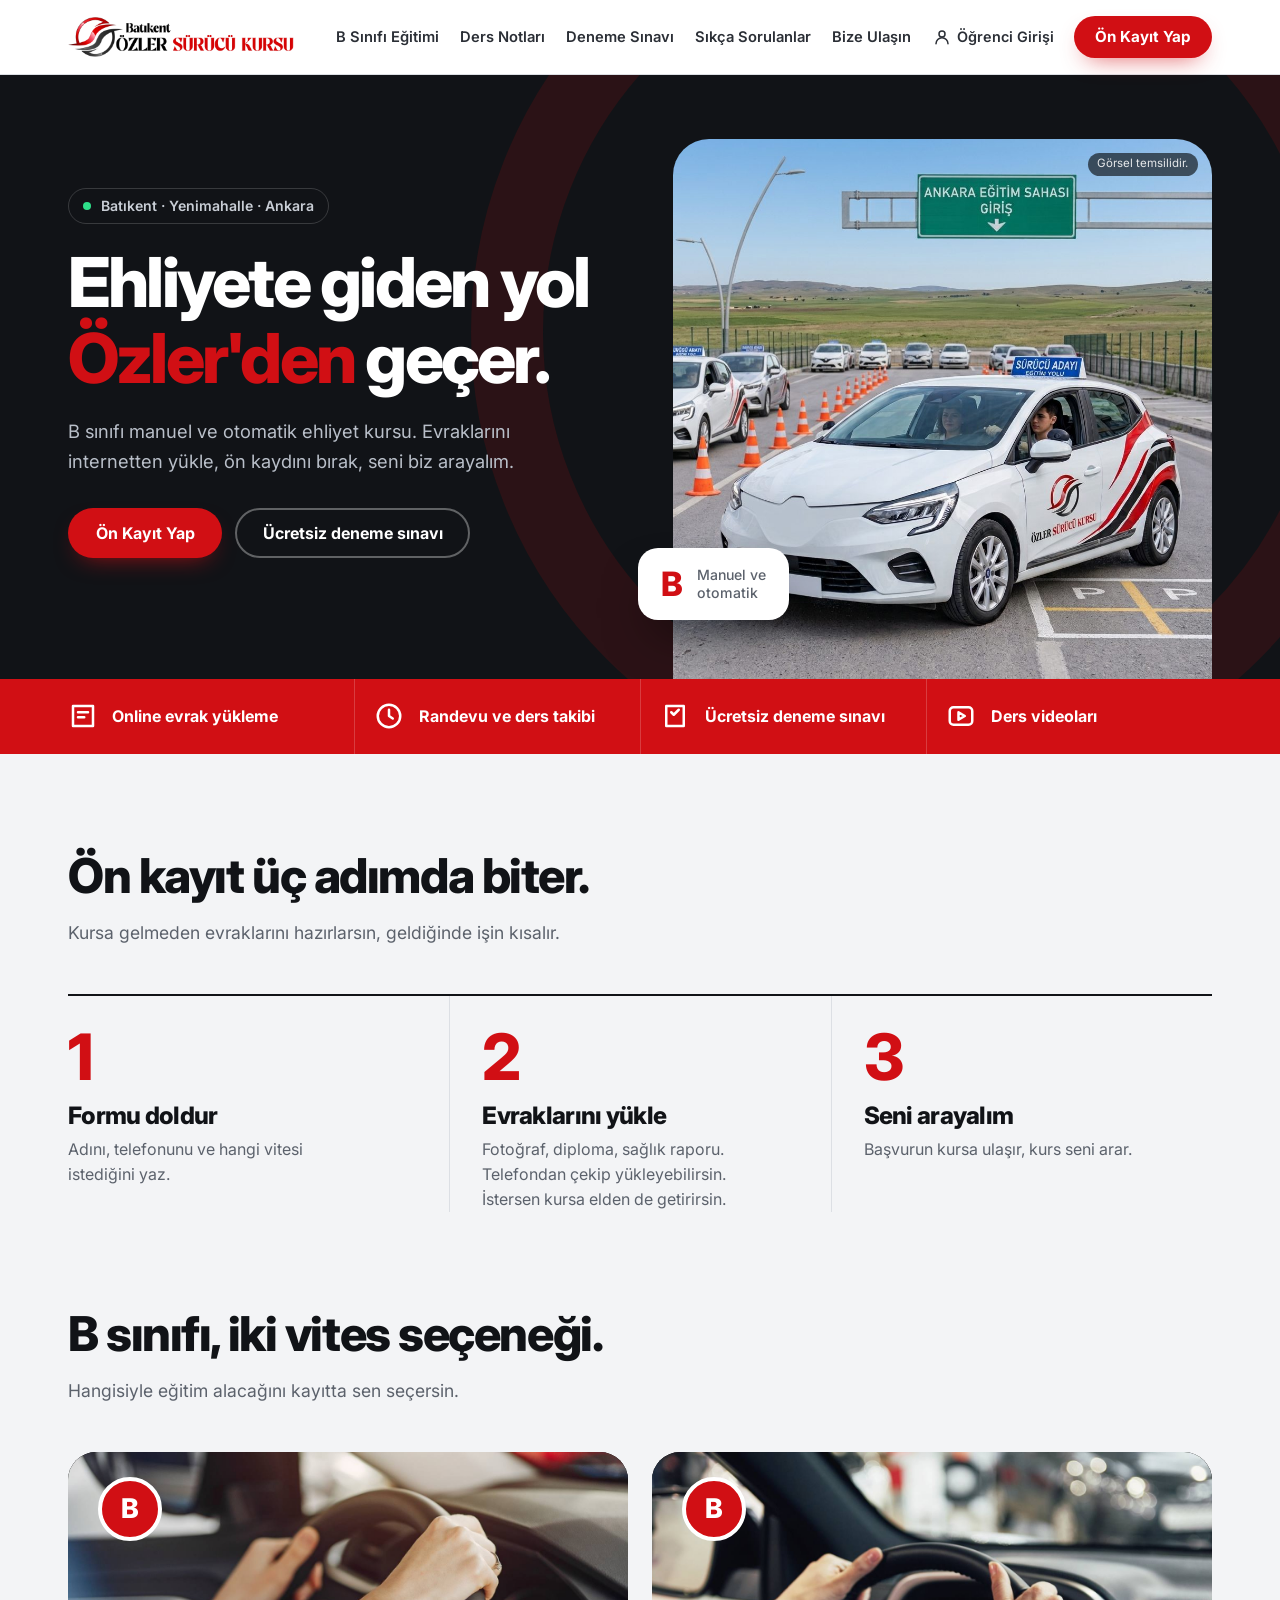
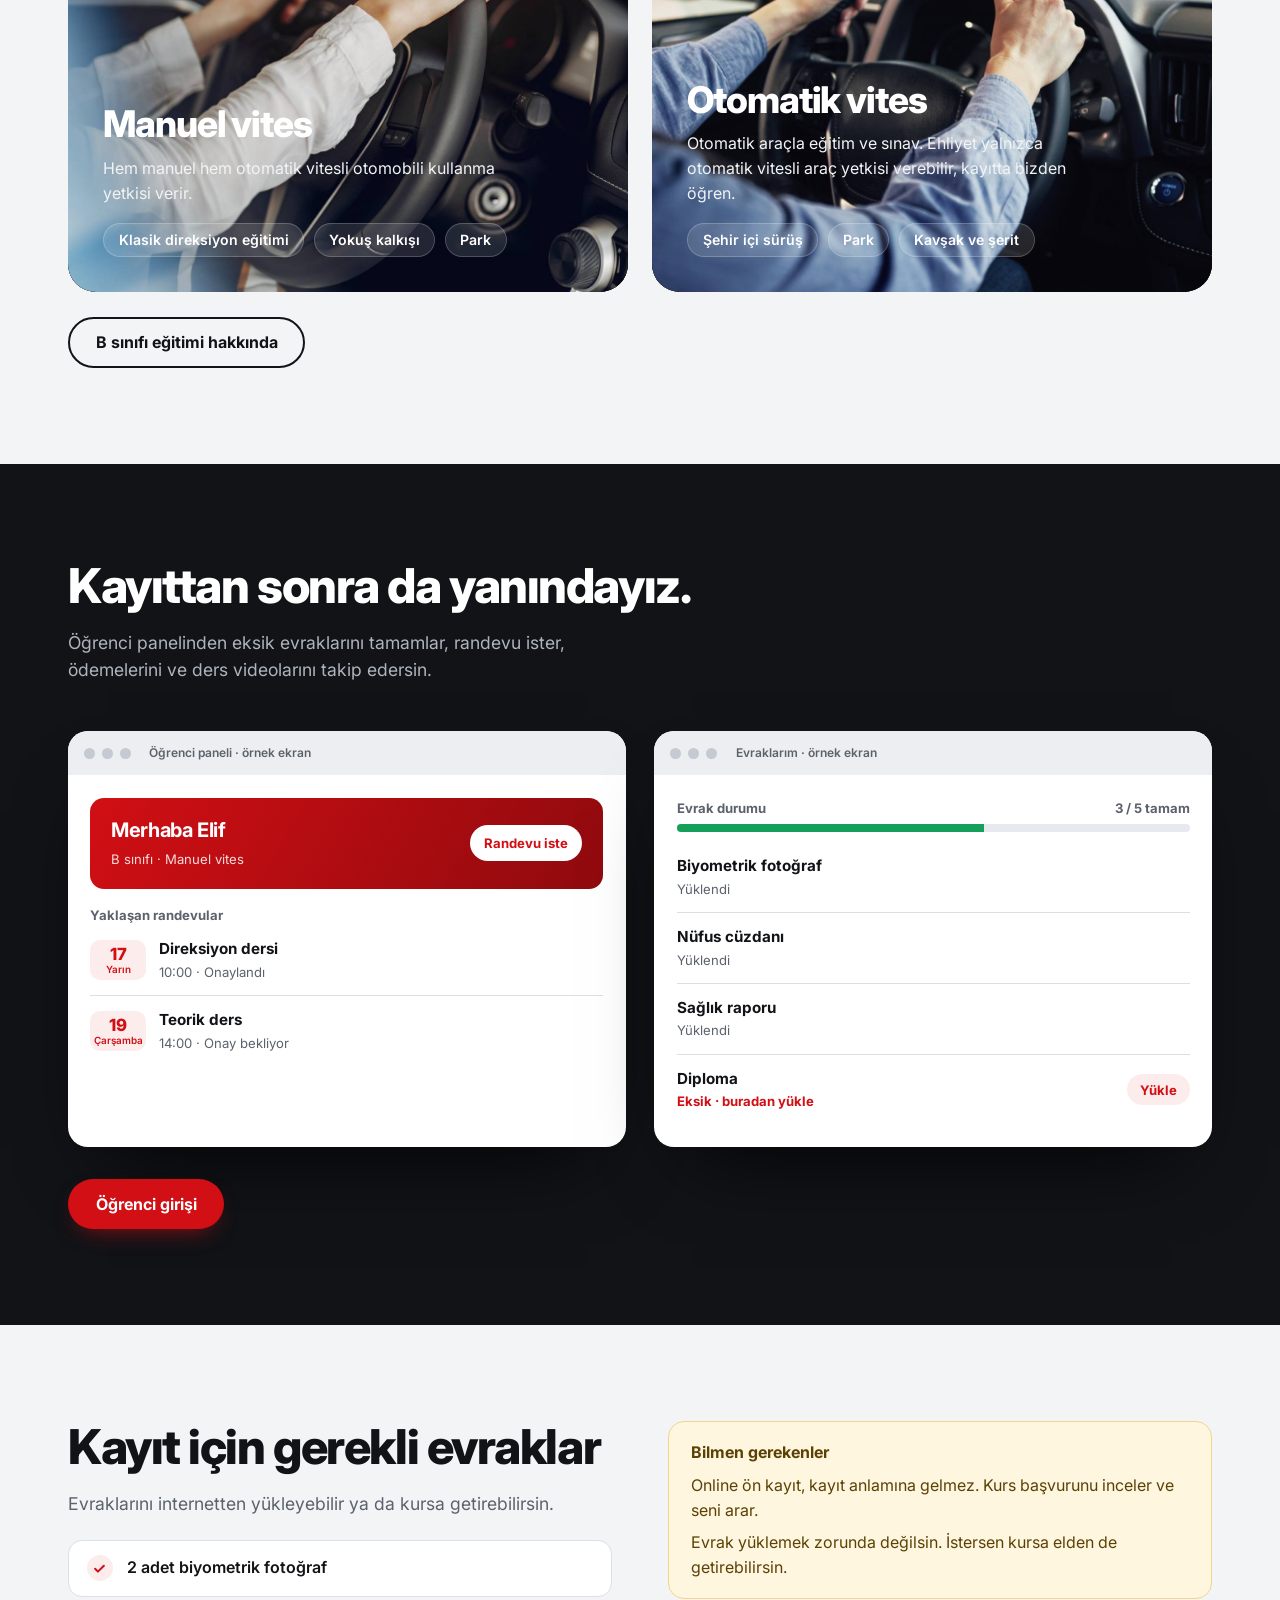
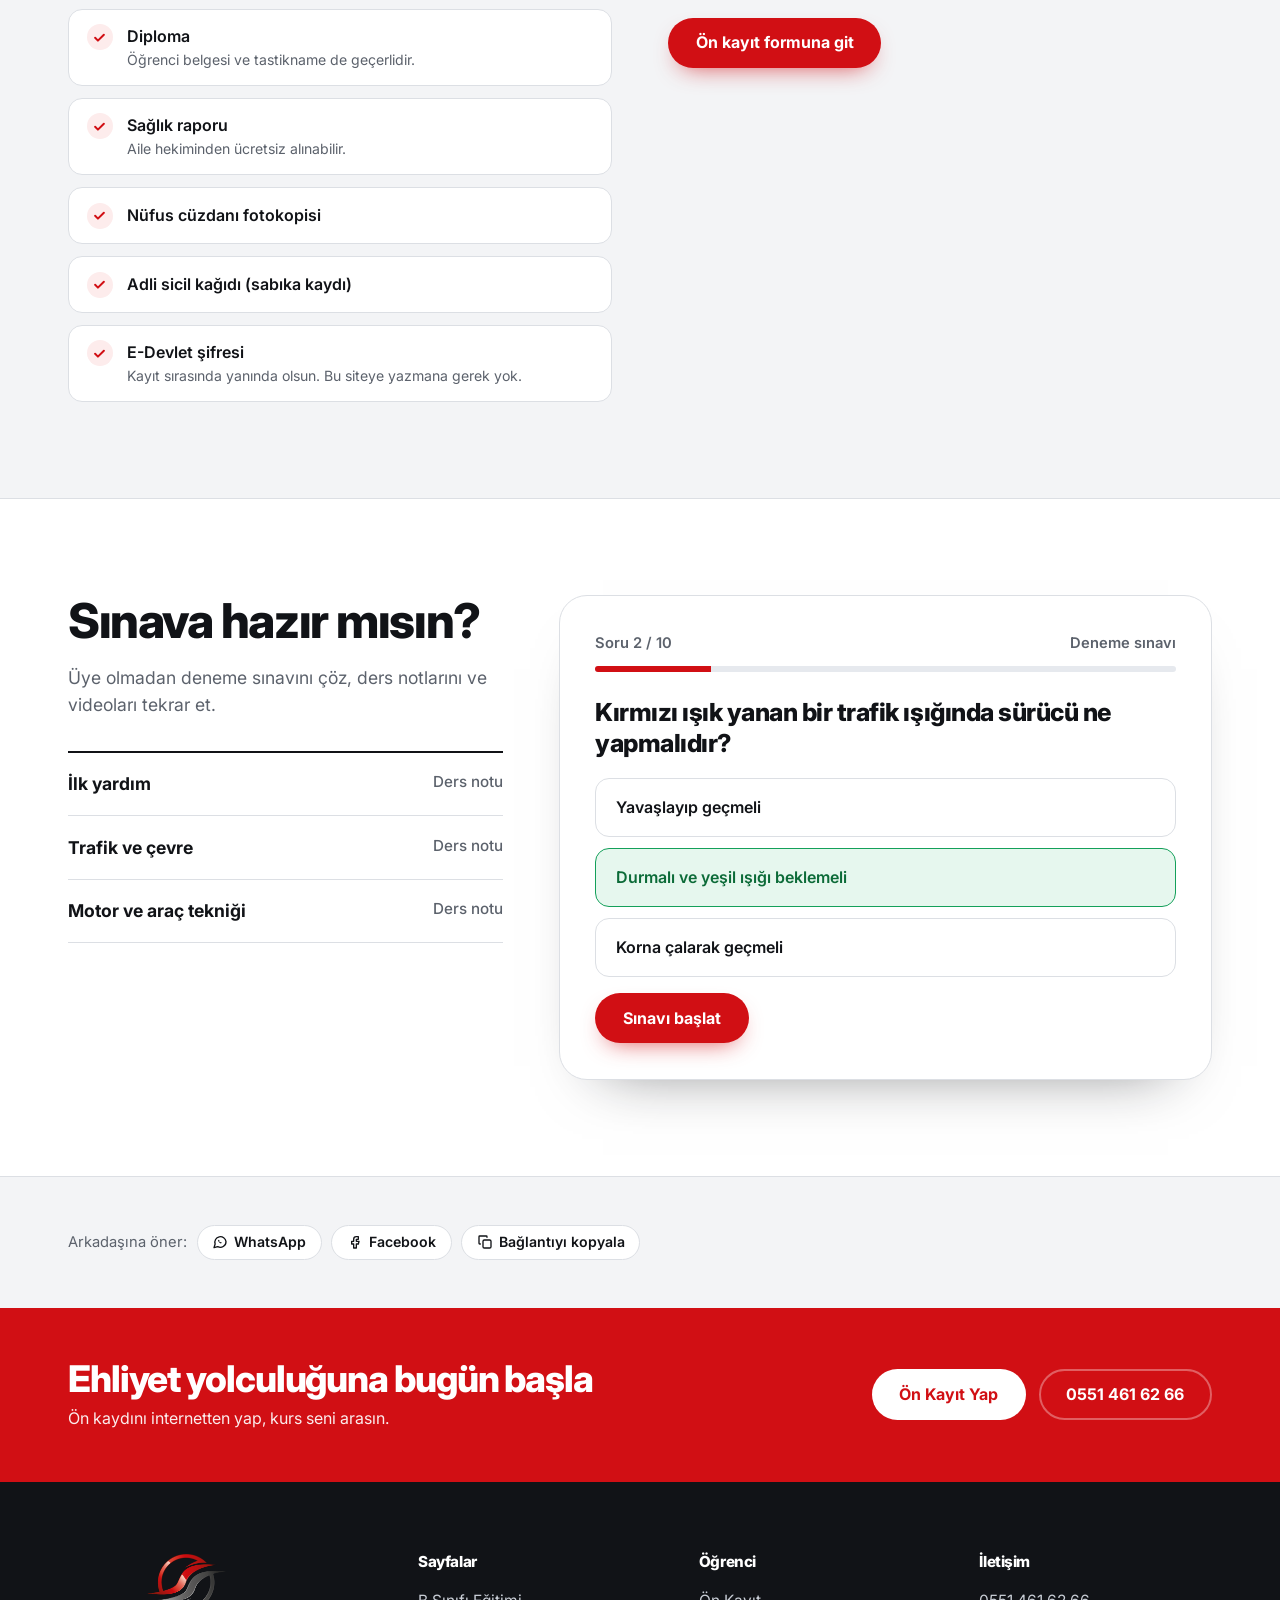
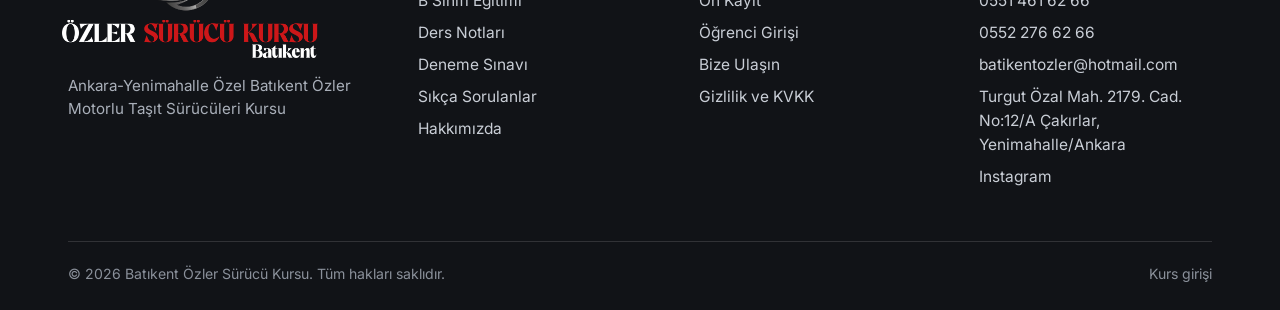
<file: index.html>
<!doctype html>
<html lang="tr"><head><meta charset="utf-8"><meta name="viewport" content="width=device-width,initial-scale=1,viewport-fit=cover">
<title>Batıkent Özler Sürücü Kursu</title><meta name="description" content="Batıkent&#x27;te B sınıfı manuel ve otomatik ehliyet kursu. Online ön kayıt, evrak yükleme, öğrenci paneli ve deneme sınavı.">
<meta name="theme-color" content="#D10F14"><link rel="canonical" href="https://batikentozlersurucukursu.com/">
<meta property="og:type" content="website"><meta property="og:locale" content="tr_TR"><meta property="og:site_name" content="Batıkent Özler Sürücü Kursu">
<meta property="og:title" content="Batıkent Özler Sürücü Kursu"><meta property="og:description" content="Batıkent&#x27;te B sınıfı manuel ve otomatik ehliyet kursu. Online ön kayıt, evrak yükleme, öğrenci paneli ve deneme sınavı."><meta property="og:url" content="https://batikentozlersurucukursu.com/"><meta property="og:image" content="https://batikentozlersurucukursu.com/img/on-cephe.jpg">
<link rel="manifest" href="manifest.webmanifest"><link rel="icon" type="image/png" href="img/favicon.png"><link rel="apple-touch-icon" href="img/apple-touch-icon.png">
<link rel="preconnect" href="https://fonts.googleapis.com"><link rel="preconnect" href="https://fonts.gstatic.com" crossorigin>
<link href="https://fonts.googleapis.com/css2?family=Inter:wght@400;500;600;700;800&display=swap" rel="stylesheet">
<link rel="stylesheet" href="css/stil.css">
</head><body data-sayfa="anasayfa">
<a class="atla" href="#icerik">İçeriğe geç</a>
<header class="ust"><div class="sar">
<a class="logo" href="index.html" aria-label="Batıkent Özler Sürücü Kursu ana sayfa"><img src="img/logo-yatay.png" width="240" height="43" alt="Batıkent Özler Sürücü Kursu"></a>
<nav class="gezinti" id="menu" aria-label="Ana menü"><ul class="menu"><li><a href="b-sinifi.html">B Sınıfı Eğitimi</a></li><li><a href="ders-notlari.html">Ders Notları</a></li><li><a href="deneme-sinavi.html">Deneme Sınavı</a></li><li><a href="sss.html">Sıkça Sorulanlar</a></li><li><a href="iletisim.html">Bize Ulaşın</a></li></ul>
<div class="ust-sag"><a class="ogr-link" href="ogrenci.html"><svg viewBox="0 0 24 24" fill="none" stroke="currentColor" stroke-width="2" stroke-linecap="round" stroke-linejoin="round" width="18" height="18"><circle cx="12" cy="8" r="4"/><path d="M4 21a8 8 0 0 1 16 0"/></svg> Öğrenci Girişi</a><a class="dugme d-kirmizi kucuk" href="basvuru.html">Ön Kayıt Yap</a></div></nav>
<button class="hamb" type="button" aria-label="Menüyü aç" aria-expanded="false" aria-controls="menu"><span></span><span></span><span></span></button>
</div></header>
<main id="icerik">
<section class="giris"><div class="sar"><div class="sol">
<span class="etiket"><i></i>Batıkent · Yenimahalle · Ankara</span>
<h1>Ehliyete giden yol <em>Özler'den</em> geçer.</h1>
<p class="ozet">B sınıfı manuel ve otomatik ehliyet kursu. Evraklarını internetten yükle, ön kaydını bırak, seni biz arayalım.</p>
<div class="dugmeler"><a class="dugme d-kirmizi" href="basvuru.html">Ön Kayıt Yap</a><a class="dugme d-hayalet" href="deneme-sinavi.html">Ücretsiz deneme sınavı</a></div></div>
<div class="foto-k"><div class="foto"><img src="img/arac-ozler.jpg" width="1024" height="1024" alt="Özler Sürücü Kursu logolu, tepesinde sürücü adayı levhası olan beyaz eğitim aracı"></div><span class="gorsel-n">Görsel temsilidir.</span><div class="yuzen"><b>B</b><span>Manuel ve<br>otomatik</span></div></div>
</div></section>
<section class="serit"><div class="sar">
<a href="basvuru.html"><svg viewBox="0 0 24 24"><path d="M4 4h16v16H4zM8 9h8M8 13h5"/></svg>Online evrak yükleme</a>
<a href="ogrenci.html"><svg viewBox="0 0 24 24"><circle cx="12" cy="12" r="9"/><path d="M12 7v5l3 2"/></svg>Randevu ve ders takibi</a>
<a href="deneme-sinavi.html"><svg viewBox="0 0 24 24"><path d="M5 4h14v16H5zM9 9l2 2 4-4"/></svg>Ücretsiz deneme sınavı</a>
<a href="ders-notlari.html#videolar"><svg viewBox="0 0 24 24"><rect x="3" y="5" width="18" height="14" rx="3"/><path d="M10 9l5 3-5 3z"/></svg>Ders videoları</a></div></section>
<section class="bolum"><div class="sar"><div class="bas"><h2>Ön kayıt üç adımda biter.</h2><p>Kursa gelmeden evraklarını hazırlarsın, geldiğinde işin kısalır.</p></div>
<ol class="adimlar"><li><h3>Formu doldur</h3><p>Adını, telefonunu ve hangi vitesi istediğini yaz.</p></li><li><h3>Evraklarını yükle</h3><p>Fotoğraf, diploma, sağlık raporu. Telefondan çekip yükleyebilirsin. İstersen kursa elden de getirirsin.</p></li><li><h3>Seni arayalım</h3><p>Başvurun kursa ulaşır, kurs seni arar.</p></li></ol></div></section>
<section class="bolum" style="padding-top:0"><div class="sar"><div class="bas"><h2>B sınıfı, iki vites seçeneği.</h2><p>Hangisiyle eğitim alacağını kayıtta sen seçersin.</p></div>
<div class="bs"><div class="bk"><div class="arka" style="background-image:url(img/direksiyon-1.jpg)"></div><div class="pl">B</div><h3>Manuel vites</h3><p>Hem manuel hem otomatik vitesli otomobili kullanma yetkisi verir.</p><ul><li>Klasik direksiyon eğitimi</li><li>Yokuş kalkışı</li><li>Park</li></ul></div>
<div class="bk"><div class="arka" style="background-image:url(img/direksiyon-2.jpg)"></div><div class="pl">B</div><h3>Otomatik vites</h3><p>Otomatik araçla eğitim ve sınav. Ehliyet yalnızca otomatik vitesli araç yetkisi verebilir, kayıtta bizden öğren.</p><ul><li>Şehir içi sürüş</li><li>Park</li><li>Kavşak ve şerit</li></ul></div></div>
<p style="margin-top:1.6rem"><a class="dugme d-cerceve" href="b-sinifi.html">B sınıfı eğitimi hakkında</a></p></div></section>
<section class="bolum koyu"><div class="sar"><div class="bas"><h2>Kayıttan sonra da yanındayız.</h2><p>Öğrenci panelinden eksik evraklarını tamamlar, randevu ister, ödemelerini ve ders videolarını takip edersin.</p></div>
<div class="pn"><div class="pencere"><div class="pb"><i></i><i></i><i></i><span>Öğrenci paneli · örnek ekran</span></div><div class="pi">
<div class="hos"><div><b>Merhaba Elif</b><small>B sınıfı · Manuel vites</small></div><u>Randevu iste</u></div>
<div class="bsl"><span>Yaklaşan randevular</span></div>
<div class="sr"><div class="tr">17<small>Yarın</small></div><div><b>Direksiyon dersi</b><span>10:00 · Onaylandı</span></div></div>
<div class="sr"><div class="tr">19<small>Çarşamba</small></div><div><b>Teorik ders</b><span>14:00 · Onay bekliyor</span></div></div></div></div>
<div class="pencere"><div class="pb"><i></i><i></i><i></i><span>Evraklarım · örnek ekran</span></div><div class="pi">
<div class="bsl" style="margin-top:0"><span>Evrak durumu</span><span>3 / 5 tamam</span></div><div class="pcb"><i style="width:60%"></i></div>
<div class="sr"><div><b>Biyometrik fotoğraf</b><span>Yüklendi</span></div></div><div class="sr"><div><b>Nüfus cüzdanı</b><span>Yüklendi</span></div></div><div class="sr"><div><b>Sağlık raporu</b><span>Yüklendi</span></div></div>
<div class="sr"><div><b>Diploma</b><span style="color:#d10f14;font-weight:700">Eksik · buradan yükle</span></div><span class="wa-c" style="background:#fdecec;color:#d10f14">Yükle</span></div></div></div></div>
<p style="margin-top:2rem"><a class="dugme d-kirmizi" href="ogrenci.html">Öğrenci girişi</a></p></div></section>
<section class="bolum"><div class="sar yan ustte"><div><div class="bas" style="margin-bottom:1.4rem"><h2>Kayıt için gerekli evraklar</h2><p>Evraklarını internetten yükleyebilir ya da kursa getirebilirsin.</p></div><ul class="evrak"><li><span class="tik"><svg viewBox="0 0 24 24" fill="none" stroke="currentColor" stroke-width="3.2" stroke-linecap="round" stroke-linejoin="round"><path d="m5 12.5 4.5 4.5L19 7.5"/></svg></span><span><b>2 adet biyometrik fotoğraf</b></span></li><li><span class="tik"><svg viewBox="0 0 24 24" fill="none" stroke="currentColor" stroke-width="3.2" stroke-linecap="round" stroke-linejoin="round"><path d="m5 12.5 4.5 4.5L19 7.5"/></svg></span><span><b>Diploma</b><small>Öğrenci belgesi ve tastikname de geçerlidir.</small></span></li><li><span class="tik"><svg viewBox="0 0 24 24" fill="none" stroke="currentColor" stroke-width="3.2" stroke-linecap="round" stroke-linejoin="round"><path d="m5 12.5 4.5 4.5L19 7.5"/></svg></span><span><b>Sağlık raporu</b><small>Aile hekiminden ücretsiz alınabilir.</small></span></li><li><span class="tik"><svg viewBox="0 0 24 24" fill="none" stroke="currentColor" stroke-width="3.2" stroke-linecap="round" stroke-linejoin="round"><path d="m5 12.5 4.5 4.5L19 7.5"/></svg></span><span><b>Nüfus cüzdanı fotokopisi</b></span></li><li><span class="tik"><svg viewBox="0 0 24 24" fill="none" stroke="currentColor" stroke-width="3.2" stroke-linecap="round" stroke-linejoin="round"><path d="m5 12.5 4.5 4.5L19 7.5"/></svg></span><span><b>Adli sicil kağıdı (sabıka kaydı)</b></span></li><li><span class="tik"><svg viewBox="0 0 24 24" fill="none" stroke="currentColor" stroke-width="3.2" stroke-linecap="round" stroke-linejoin="round"><path d="m5 12.5 4.5 4.5L19 7.5"/></svg></span><span><b>E-Devlet şifresi</b><small>Kayıt sırasında yanında olsun. Bu siteye yazmana gerek yok.</small></span></li></ul></div>
<div><div class="not"><p><b>Bilmen gerekenler</b></p><p>Online ön kayıt, kayıt anlamına gelmez. Kurs başvurunu inceler ve seni arar.</p><p>Evrak yüklemek zorunda değilsin. İstersen kursa elden de getirebilirsin.</p></div><p style="margin-top:1.2rem"><a class="dugme d-kirmizi" href="basvuru.html">Ön kayıt formuna git</a></p></div></div></section>
<section class="bolum beyaz"><div class="sar sx"><div class="bas"><h2>Sınava hazır mısın?</h2><p>Üye olmadan deneme sınavını çöz, ders notlarını ve videoları tekrar et.</p>
<ul class="rehber"><li><a href="ilk-yardim.html">İlk yardım <span>Ders notu</span></a></li><li><a href="trafik-cevre.html">Trafik ve çevre <span>Ders notu</span></a></li><li><a href="motor-arac-teknigi.html">Motor ve araç tekniği <span>Ders notu</span></a></li></ul></div>
<div class="sn-kutu"><div class="sn-ust"><span>Soru 2 / 10</span><span>Deneme sınavı</span></div><div class="sn-cubuk"><i style="width:20%"></i></div><h3 class="sn-soru">Kırmızı ışık yanan bir trafik ışığında sürücü ne yapmalıdır?</h3>
<div class="sn-sec"><button type="button" tabindex="-1">Yavaşlayıp geçmeli</button><button type="button" class="dogru" tabindex="-1">Durmalı ve yeşil ışığı beklemeli</button><button type="button" tabindex="-1">Korna çalarak geçmeli</button></div>
<a class="dugme d-kirmizi" href="deneme-sinavi.html">Sınavı başlat</a></div></div></section>
<section class="bolum" data-galeri-bolum hidden><div class="sar"><div class="bas"><h2>Kursumuzdan kareler</h2></div><div class="galeri" id="galeriKutu"></div></div></section>
<section class="bolum az"><div class="sar"><div class="paylas" data-paylas data-baslik="Batıkent Özler Sürücü Kursu"><span>Arkadaşına öner:</span>
<a data-p="wa" href="#" target="_blank" rel="noopener"><svg viewBox="0 0 24 24" fill="none" stroke="currentColor" stroke-width="2" stroke-linecap="round" stroke-linejoin="round"><path d="M21 11.5a8.4 8.4 0 0 1-12.4 7.4L3 20.5l1.7-5.4A8.4 8.4 0 1 1 21 11.5z"/><path d="M9 9.5c.3 2.2 2.3 4.2 4.5 4.6l1.2-1.2-1.7-1-.8.6a3.4 3.4 0 0 1-1.5-1.5l.6-.8-1-1.7z" fill="currentColor" stroke="none"/></svg>WhatsApp</a><a data-p="fb" href="#" target="_blank" rel="noopener"><svg viewBox="0 0 24 24" fill="none" stroke="currentColor" stroke-width="2" stroke-linecap="round" stroke-linejoin="round"><path d="M14 8h3V4h-3a4 4 0 0 0-4 4v3H7v4h3v6h4v-6h3l1-4h-4V8z"/></svg>Facebook</a>
<button type="button" data-p="native" hidden><svg viewBox="0 0 24 24" fill="none" stroke="currentColor" stroke-width="2" stroke-linecap="round" stroke-linejoin="round"><circle cx="18" cy="5" r="3"/><circle cx="6" cy="12" r="3"/><circle cx="18" cy="19" r="3"/><path d="m8.6 13.5 6.8 4M15.4 6.5l-6.8 4"/></svg>Paylaş</button><button type="button" data-p="kopya"><svg viewBox="0 0 24 24" fill="none" stroke="currentColor" stroke-width="2" stroke-linecap="round" stroke-linejoin="round"><rect x="9" y="9" width="12" height="12" rx="2"/><path d="M5 15H4a1 1 0 0 1-1-1V4a1 1 0 0 1 1-1h10a1 1 0 0 1 1 1v1"/></svg>Bağlantıyı kopyala</button></div></div></section>
<section class="bant"><div class="sar"><div><h2>Ehliyet yolculuğuna bugün başla</h2><p>Ön kaydını internetten yap, kurs seni arasın.</p></div><div class="dugmeler"><a class="dugme d-beyaz" href="basvuru.html">Ön Kayıt Yap</a><a class="dugme d-hayalet" data-k="telefon1" data-h="tel" href="tel:+905514616266">0551 461 62 66</a></div></div></section>
</main>
<footer class="alt"><div class="sar"><div class="alt-izgara">
<div><img src="img/logo-koyu-zemin.png" width="1000" height="407" alt="Batıkent Özler Sürücü Kursu"><p>Ankara-Yenimahalle Özel Batıkent Özler Motorlu Taşıt Sürücüleri Kursu</p></div>
<div><h4>Sayfalar</h4><ul><li><a href="b-sinifi.html">B Sınıfı Eğitimi</a></li><li><a href="ders-notlari.html">Ders Notları</a></li><li><a href="deneme-sinavi.html">Deneme Sınavı</a></li><li><a href="sss.html">Sıkça Sorulanlar</a></li><li><a href="hakkimizda.html">Hakkımızda</a></li></ul></div>
<div><h4>Öğrenci</h4><ul><li><a href="basvuru.html">Ön Kayıt</a></li><li><a href="ogrenci.html">Öğrenci Girişi</a></li><li><a href="iletisim.html">Bize Ulaşın</a></li><li><a href="kvkk.html">Gizlilik ve KVKK</a></li></ul></div>
<div><h4>İletişim</h4><ul><li><a data-k="telefon1" data-h="tel" href="tel:+905514616266">0551 461 62 66</a></li><li><a data-k="telefon2" data-h="tel" href="tel:+905522766266">0552 276 62 66</a></li><li><a data-k="eposta" data-h="mail" href="mailto:batikentozler@hotmail.com">batikentozler@hotmail.com</a></li><li data-k="adres">Turgut Özal Mah. 2179. Cad. No:12/A Çakırlar, Yenimahalle/Ankara</li>
<li><a data-k="instagram" data-h="url" data-t="Instagram" href="https://www.instagram.com/batikentozlersurucukursu/" target="_blank" rel="noopener">Instagram</a></li><li hidden><a data-k="youtube" data-h="url" data-t="YouTube" href="#" target="_blank" rel="noopener" hidden>YouTube</a></li><li hidden><a data-k="facebook" data-h="url" data-t="Facebook" href="#" target="_blank" rel="noopener" hidden>Facebook</a></li></ul></div>
</div><div class="telif"><span>© 2026 Batıkent Özler Sürücü Kursu. Tüm hakları saklıdır.</span><a href="yonetim.html" rel="nofollow">Kurs girişi</a></div></div></footer>
<div class="mobil-cubuk" aria-label="Hızlı işlemler">
<a href="tel:+905514616266" data-k="telefon1" data-h="tel" data-t="Ara"><svg viewBox="0 0 24 24" fill="none" stroke="currentColor" stroke-width="2" stroke-linecap="round" stroke-linejoin="round"><path d="M22 16.9v3a2 2 0 0 1-2.2 2 19.8 19.8 0 0 1-8.6-3.1 19.5 19.5 0 0 1-6-6A19.8 19.8 0 0 1 2.1 4.2 2 2 0 0 1 4.1 2h3a2 2 0 0 1 2 1.7c.1 1 .4 1.9.7 2.8a2 2 0 0 1-.5 2.1L8.1 9.9a16 16 0 0 0 6 6l1.3-1.3a2 2 0 0 1 2.1-.4c.9.3 1.8.6 2.8.7a2 2 0 0 1 1.7 2z"/></svg>Ara</a>
<a class="w" href="https://wa.me/905514616266" data-k="whatsapp" data-h="wa" data-t="WhatsApp" target="_blank" rel="noopener"><svg viewBox="0 0 24 24" fill="none" stroke="currentColor" stroke-width="2" stroke-linecap="round" stroke-linejoin="round"><path d="M21 11.5a8.4 8.4 0 0 1-12.4 7.4L3 20.5l1.7-5.4A8.4 8.4 0 1 1 21 11.5z"/><path d="M9 9.5c.3 2.2 2.3 4.2 4.5 4.6l1.2-1.2-1.7-1-.8.6a3.4 3.4 0 0 1-1.5-1.5l.6-.8-1-1.7z" fill="currentColor" stroke="none"/></svg>WhatsApp</a>
<a class="b" href="basvuru.html"><svg viewBox="0 0 24 24" fill="none" stroke="currentColor" stroke-width="2" stroke-linecap="round" stroke-linejoin="round"><path d="M14 3H7a2 2 0 0 0-2 2v14a2 2 0 0 0 2 2h10a2 2 0 0 0 2-2V8z"/><path d="M14 3v5h5M9 13h6M9 17h6"/></svg>Ön Kayıt</a></div>
<script src="js/vendor/supabase.js"></script>
<script src="js/config.js"></script>
<script src="js/ayar.js"></script>
<script src="js/veri.js"></script>
<script src="js/ortak.js"></script>
<script src="js/sayfalar.js"></script>
</body></html>
</file>
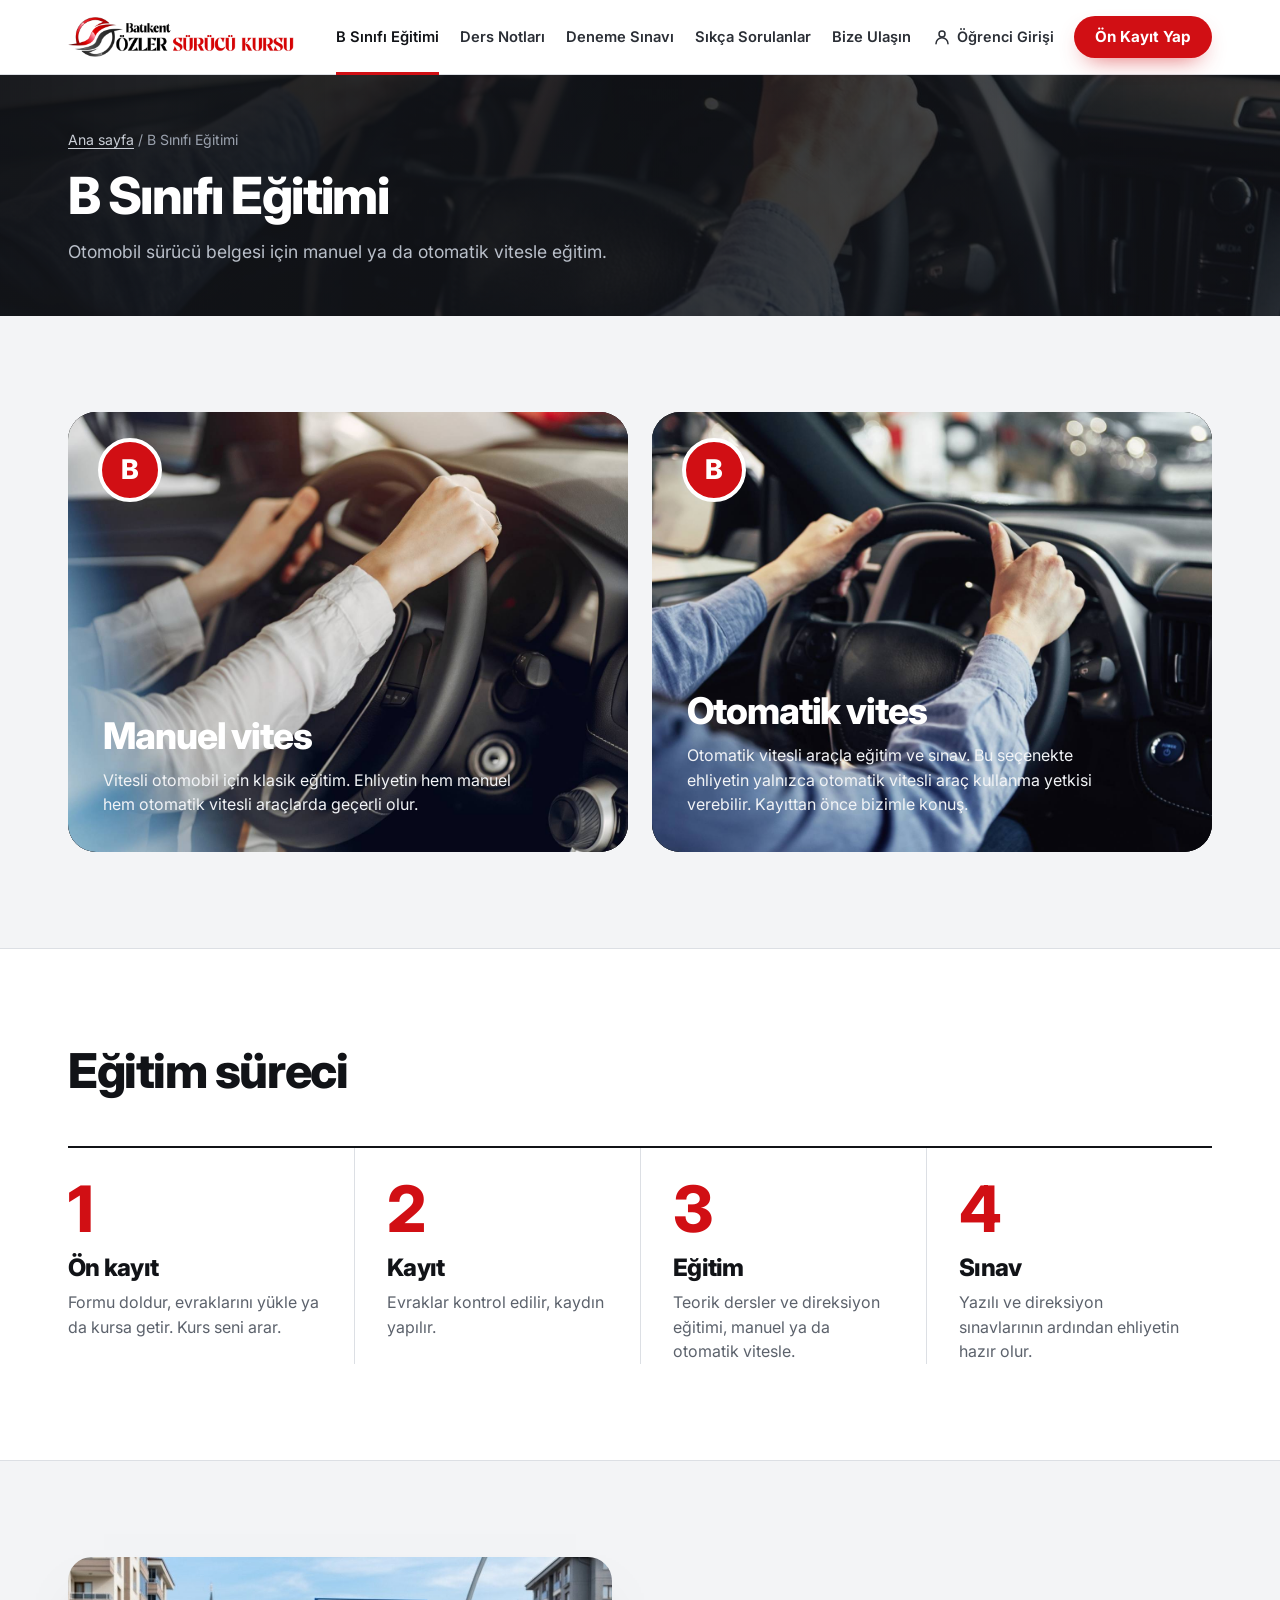
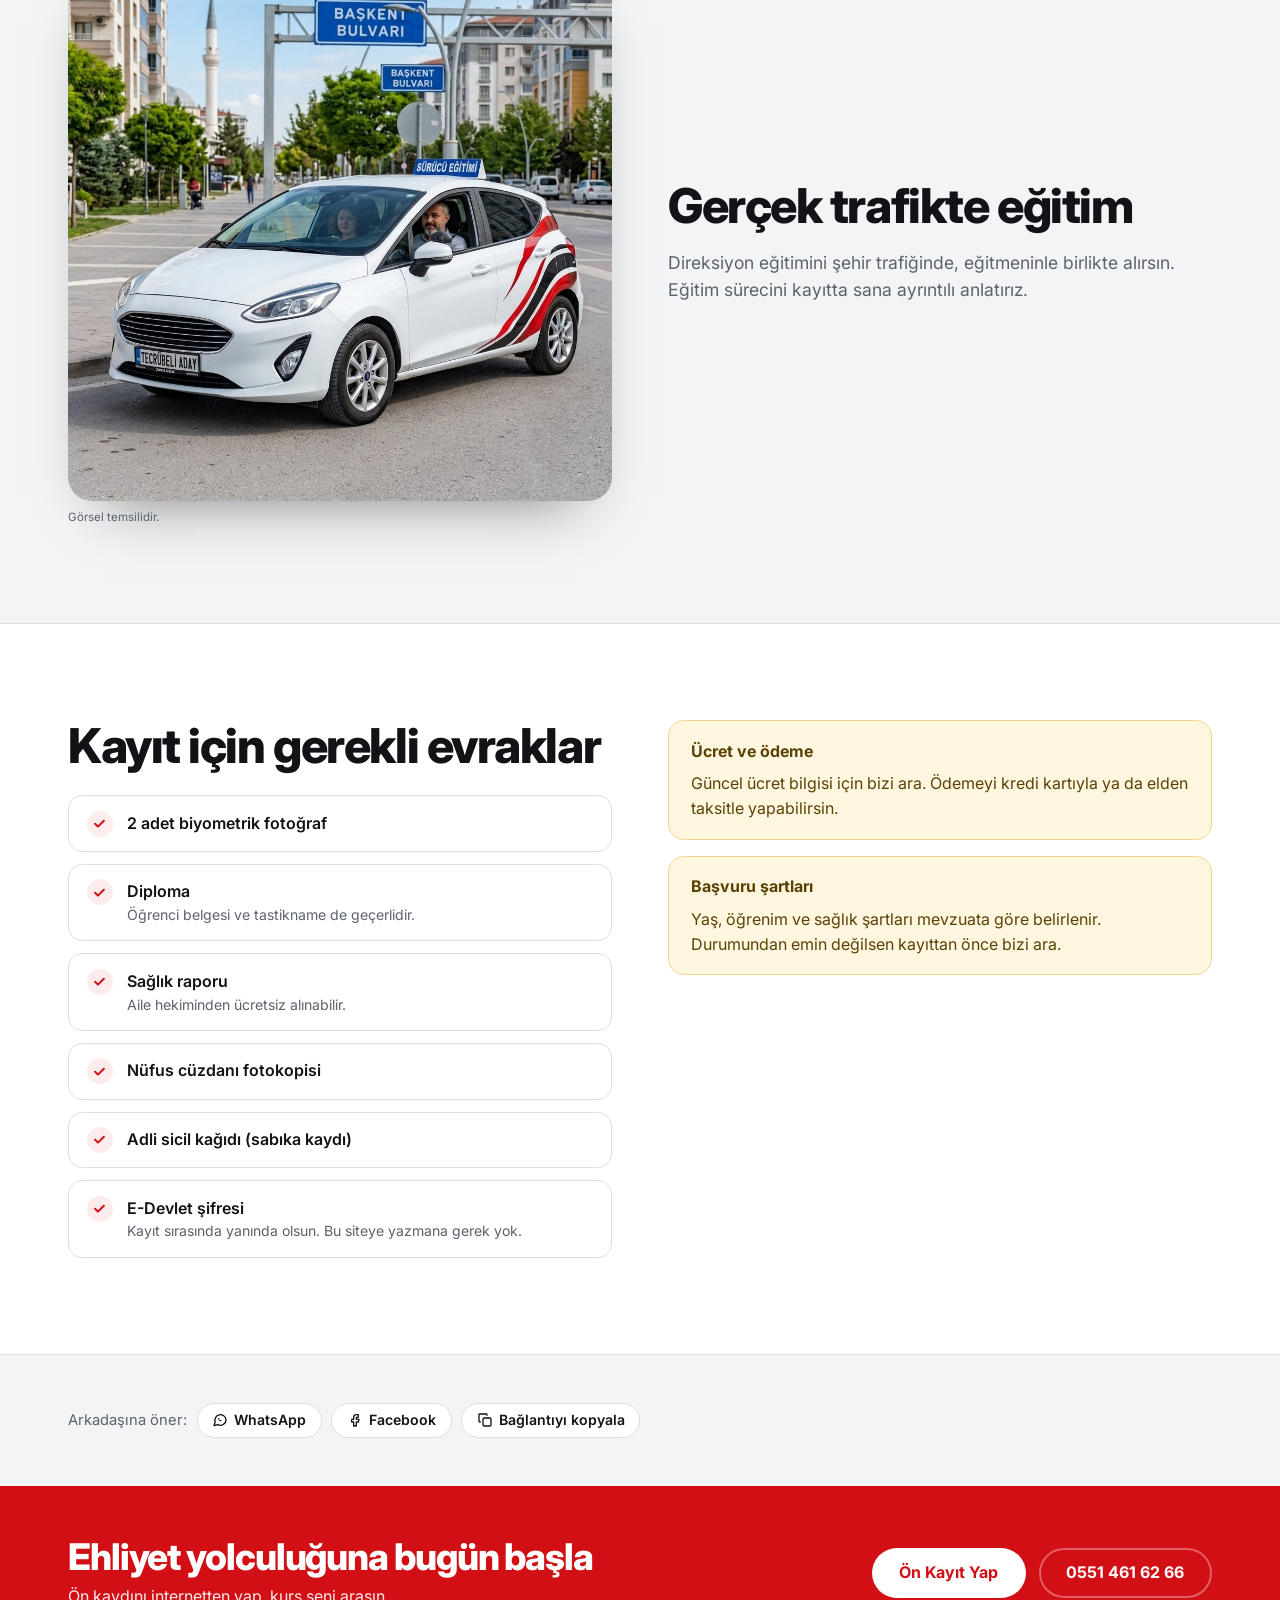
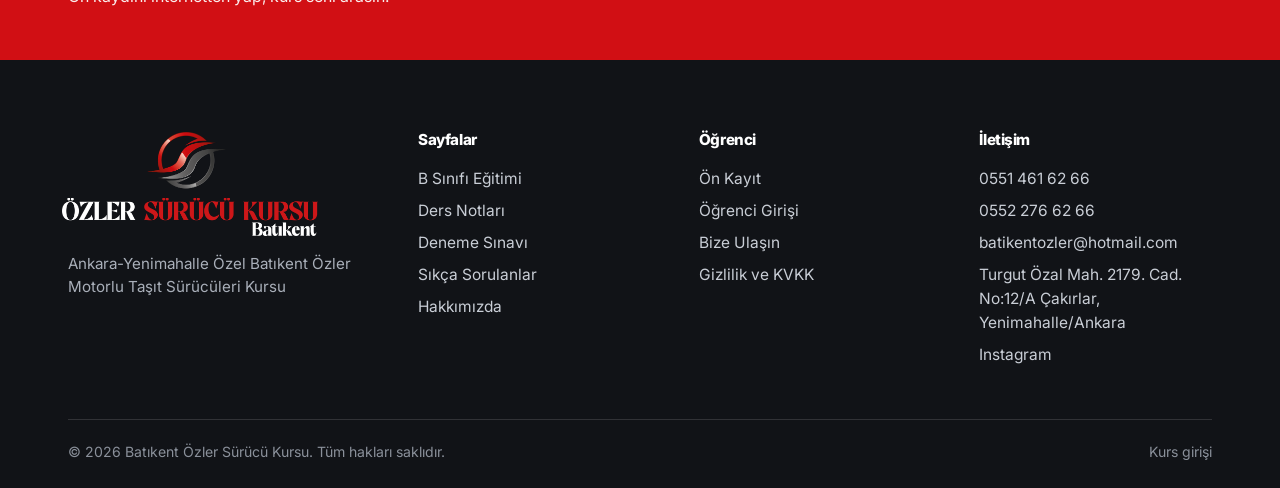
<file: b-sinifi.html>
<!doctype html>
<html lang="tr"><head><meta charset="utf-8"><meta name="viewport" content="width=device-width,initial-scale=1,viewport-fit=cover">
<title>B Sınıfı Eğitimi | Batıkent Özler Sürücü Kursu</title><meta name="description" content="B sınıfı ehliyet için manuel ve otomatik vites eğitimi. Gerekli evraklar, süreç ve ödeme seçenekleri.">
<meta name="theme-color" content="#D10F14"><link rel="canonical" href="https://batikentozlersurucukursu.com/b-sinifi.html">
<meta property="og:type" content="website"><meta property="og:locale" content="tr_TR"><meta property="og:site_name" content="Batıkent Özler Sürücü Kursu">
<meta property="og:title" content="B Sınıfı Eğitimi | Batıkent Özler Sürücü Kursu"><meta property="og:description" content="B sınıfı ehliyet için manuel ve otomatik vites eğitimi. Gerekli evraklar, süreç ve ödeme seçenekleri."><meta property="og:url" content="https://batikentozlersurucukursu.com/b-sinifi.html"><meta property="og:image" content="https://batikentozlersurucukursu.com/img/on-cephe.jpg">
<link rel="manifest" href="manifest.webmanifest"><link rel="icon" type="image/png" href="img/favicon.png"><link rel="apple-touch-icon" href="img/apple-touch-icon.png">
<link rel="preconnect" href="https://fonts.googleapis.com"><link rel="preconnect" href="https://fonts.gstatic.com" crossorigin>
<link href="https://fonts.googleapis.com/css2?family=Inter:wght@400;500;600;700;800&display=swap" rel="stylesheet">
<link rel="stylesheet" href="css/stil.css">
</head><body data-sayfa="">
<a class="atla" href="#icerik">İçeriğe geç</a>
<header class="ust"><div class="sar">
<a class="logo" href="index.html" aria-label="Batıkent Özler Sürücü Kursu ana sayfa"><img src="img/logo-yatay.png" width="240" height="43" alt="Batıkent Özler Sürücü Kursu"></a>
<nav class="gezinti" id="menu" aria-label="Ana menü"><ul class="menu"><li><a href="b-sinifi.html" aria-current="page">B Sınıfı Eğitimi</a></li><li><a href="ders-notlari.html">Ders Notları</a></li><li><a href="deneme-sinavi.html">Deneme Sınavı</a></li><li><a href="sss.html">Sıkça Sorulanlar</a></li><li><a href="iletisim.html">Bize Ulaşın</a></li></ul>
<div class="ust-sag"><a class="ogr-link" href="ogrenci.html"><svg viewBox="0 0 24 24" fill="none" stroke="currentColor" stroke-width="2" stroke-linecap="round" stroke-linejoin="round" width="18" height="18"><circle cx="12" cy="8" r="4"/><path d="M4 21a8 8 0 0 1 16 0"/></svg> Öğrenci Girişi</a><a class="dugme d-kirmizi kucuk" href="basvuru.html">Ön Kayıt Yap</a></div></nav>
<button class="hamb" type="button" aria-label="Menüyü aç" aria-expanded="false" aria-controls="menu"><span></span><span></span><span></span></button>
</div></header>
<main id="icerik">
<section class="sayfa-bas" style="background-image:linear-gradient(90deg,rgba(17,19,23,.96),rgba(17,19,23,.72)),url(img/direksiyon-2.jpg);background-size:cover;background-position:center"><div class="sar"><div class="kirinti"><a href="index.html">Ana sayfa</a> / B Sınıfı Eğitimi</div><h1>B Sınıfı Eğitimi</h1><p>Otomobil sürücü belgesi için manuel ya da otomatik vitesle eğitim.</p></div></section>
<section class="bolum"><div class="sar"><div class="bs" style="margin-top:0"><div class="bk"><div class="arka" style="background-image:url(img/direksiyon-1.jpg)"></div><div class="pl">B</div><h3>Manuel vites</h3><p>Vitesli otomobil için klasik eğitim. Ehliyetin hem manuel hem otomatik vitesli araçlarda geçerli olur.</p></div>
<div class="bk"><div class="arka" style="background-image:url(img/direksiyon-2.jpg)"></div><div class="pl">B</div><h3>Otomatik vites</h3><p>Otomatik vitesli araçla eğitim ve sınav. Bu seçenekte ehliyetin yalnızca otomatik vitesli araç kullanma yetkisi verebilir. Kayıttan önce bizimle konuş.</p></div></div></div></section>
<section class="bolum beyaz"><div class="sar"><div class="bas"><h2>Eğitim süreci</h2></div><ol class="adimlar dort"><li><h3>Ön kayıt</h3><p>Formu doldur, evraklarını yükle ya da kursa getir. Kurs seni arar.</p></li><li><h3>Kayıt</h3><p>Evraklar kontrol edilir, kaydın yapılır.</p></li><li><h3>Eğitim</h3><p>Teorik dersler ve direksiyon eğitimi, manuel ya da otomatik vitesle.</p></li><li><h3>Sınav</h3><p>Yazılı ve direksiyon sınavlarının ardından ehliyetin hazır olur.</p></li></ol></div></section>
<section class="bolum"><div class="sar yan"><div class="gorsel"><img src="img/arac-sehir.jpg" width="1024" height="1024" loading="lazy" alt="Şehir caddesinde ilerleyen, tepesinde sürücü eğitimi levhası olan beyaz eğitim aracı"><small>Görsel temsilidir.</small></div>
<div class="bas"><h2>Gerçek trafikte eğitim</h2><p>Direksiyon eğitimini şehir trafiğinde, eğitmeninle birlikte alırsın. Eğitim sürecini kayıtta sana ayrıntılı anlatırız.</p></div></div></section>
<section class="bolum beyaz"><div class="sar yan ustte"><div><div class="bas" style="margin-bottom:1.4rem"><h2>Kayıt için gerekli evraklar</h2></div><ul class="evrak"><li><span class="tik"><svg viewBox="0 0 24 24" fill="none" stroke="currentColor" stroke-width="3.2" stroke-linecap="round" stroke-linejoin="round"><path d="m5 12.5 4.5 4.5L19 7.5"/></svg></span><span><b>2 adet biyometrik fotoğraf</b></span></li><li><span class="tik"><svg viewBox="0 0 24 24" fill="none" stroke="currentColor" stroke-width="3.2" stroke-linecap="round" stroke-linejoin="round"><path d="m5 12.5 4.5 4.5L19 7.5"/></svg></span><span><b>Diploma</b><small>Öğrenci belgesi ve tastikname de geçerlidir.</small></span></li><li><span class="tik"><svg viewBox="0 0 24 24" fill="none" stroke="currentColor" stroke-width="3.2" stroke-linecap="round" stroke-linejoin="round"><path d="m5 12.5 4.5 4.5L19 7.5"/></svg></span><span><b>Sağlık raporu</b><small>Aile hekiminden ücretsiz alınabilir.</small></span></li><li><span class="tik"><svg viewBox="0 0 24 24" fill="none" stroke="currentColor" stroke-width="3.2" stroke-linecap="round" stroke-linejoin="round"><path d="m5 12.5 4.5 4.5L19 7.5"/></svg></span><span><b>Nüfus cüzdanı fotokopisi</b></span></li><li><span class="tik"><svg viewBox="0 0 24 24" fill="none" stroke="currentColor" stroke-width="3.2" stroke-linecap="round" stroke-linejoin="round"><path d="m5 12.5 4.5 4.5L19 7.5"/></svg></span><span><b>Adli sicil kağıdı (sabıka kaydı)</b></span></li><li><span class="tik"><svg viewBox="0 0 24 24" fill="none" stroke="currentColor" stroke-width="3.2" stroke-linecap="round" stroke-linejoin="round"><path d="m5 12.5 4.5 4.5L19 7.5"/></svg></span><span><b>E-Devlet şifresi</b><small>Kayıt sırasında yanında olsun. Bu siteye yazmana gerek yok.</small></span></li></ul></div>
<div><div class="not"><p><b>Ücret ve ödeme</b></p><p>Güncel ücret bilgisi için bizi ara. Ödemeyi kredi kartıyla ya da elden taksitle yapabilirsin.</p></div>
<div class="not" style="margin-top:1rem"><p><b>Başvuru şartları</b></p><p>Yaş, öğrenim ve sağlık şartları mevzuata göre belirlenir. Durumundan emin değilsen kayıttan önce bizi ara.</p></div></div></div></section>
<section class="bolum az"><div class="sar"><div class="paylas" data-paylas data-baslik="B sınıfı ehliyet eğitimi - Batıkent Özler Sürücü Kursu"><span>Arkadaşına öner:</span>
<a data-p="wa" href="#" target="_blank" rel="noopener"><svg viewBox="0 0 24 24" fill="none" stroke="currentColor" stroke-width="2" stroke-linecap="round" stroke-linejoin="round"><path d="M21 11.5a8.4 8.4 0 0 1-12.4 7.4L3 20.5l1.7-5.4A8.4 8.4 0 1 1 21 11.5z"/><path d="M9 9.5c.3 2.2 2.3 4.2 4.5 4.6l1.2-1.2-1.7-1-.8.6a3.4 3.4 0 0 1-1.5-1.5l.6-.8-1-1.7z" fill="currentColor" stroke="none"/></svg>WhatsApp</a><a data-p="fb" href="#" target="_blank" rel="noopener"><svg viewBox="0 0 24 24" fill="none" stroke="currentColor" stroke-width="2" stroke-linecap="round" stroke-linejoin="round"><path d="M14 8h3V4h-3a4 4 0 0 0-4 4v3H7v4h3v6h4v-6h3l1-4h-4V8z"/></svg>Facebook</a>
<button type="button" data-p="native" hidden><svg viewBox="0 0 24 24" fill="none" stroke="currentColor" stroke-width="2" stroke-linecap="round" stroke-linejoin="round"><circle cx="18" cy="5" r="3"/><circle cx="6" cy="12" r="3"/><circle cx="18" cy="19" r="3"/><path d="m8.6 13.5 6.8 4M15.4 6.5l-6.8 4"/></svg>Paylaş</button><button type="button" data-p="kopya"><svg viewBox="0 0 24 24" fill="none" stroke="currentColor" stroke-width="2" stroke-linecap="round" stroke-linejoin="round"><rect x="9" y="9" width="12" height="12" rx="2"/><path d="M5 15H4a1 1 0 0 1-1-1V4a1 1 0 0 1 1-1h10a1 1 0 0 1 1 1v1"/></svg>Bağlantıyı kopyala</button></div></div></section>
<section class="bant"><div class="sar"><div><h2>Ehliyet yolculuğuna bugün başla</h2><p>Ön kaydını internetten yap, kurs seni arasın.</p></div><div class="dugmeler"><a class="dugme d-beyaz" href="basvuru.html">Ön Kayıt Yap</a><a class="dugme d-hayalet" data-k="telefon1" data-h="tel" href="tel:+905514616266">0551 461 62 66</a></div></div></section>
</main>
<footer class="alt"><div class="sar"><div class="alt-izgara">
<div><img src="img/logo-koyu-zemin.png" width="1000" height="407" alt="Batıkent Özler Sürücü Kursu"><p>Ankara-Yenimahalle Özel Batıkent Özler Motorlu Taşıt Sürücüleri Kursu</p></div>
<div><h4>Sayfalar</h4><ul><li><a href="b-sinifi.html">B Sınıfı Eğitimi</a></li><li><a href="ders-notlari.html">Ders Notları</a></li><li><a href="deneme-sinavi.html">Deneme Sınavı</a></li><li><a href="sss.html">Sıkça Sorulanlar</a></li><li><a href="hakkimizda.html">Hakkımızda</a></li></ul></div>
<div><h4>Öğrenci</h4><ul><li><a href="basvuru.html">Ön Kayıt</a></li><li><a href="ogrenci.html">Öğrenci Girişi</a></li><li><a href="iletisim.html">Bize Ulaşın</a></li><li><a href="kvkk.html">Gizlilik ve KVKK</a></li></ul></div>
<div><h4>İletişim</h4><ul><li><a data-k="telefon1" data-h="tel" href="tel:+905514616266">0551 461 62 66</a></li><li><a data-k="telefon2" data-h="tel" href="tel:+905522766266">0552 276 62 66</a></li><li><a data-k="eposta" data-h="mail" href="mailto:batikentozler@hotmail.com">batikentozler@hotmail.com</a></li><li data-k="adres">Turgut Özal Mah. 2179. Cad. No:12/A Çakırlar, Yenimahalle/Ankara</li>
<li><a data-k="instagram" data-h="url" data-t="Instagram" href="https://www.instagram.com/batikentozlersurucukursu/" target="_blank" rel="noopener">Instagram</a></li><li hidden><a data-k="youtube" data-h="url" data-t="YouTube" href="#" target="_blank" rel="noopener" hidden>YouTube</a></li><li hidden><a data-k="facebook" data-h="url" data-t="Facebook" href="#" target="_blank" rel="noopener" hidden>Facebook</a></li></ul></div>
</div><div class="telif"><span>© 2026 Batıkent Özler Sürücü Kursu. Tüm hakları saklıdır.</span><a href="yonetim.html" rel="nofollow">Kurs girişi</a></div></div></footer>
<div class="mobil-cubuk" aria-label="Hızlı işlemler">
<a href="tel:+905514616266" data-k="telefon1" data-h="tel" data-t="Ara"><svg viewBox="0 0 24 24" fill="none" stroke="currentColor" stroke-width="2" stroke-linecap="round" stroke-linejoin="round"><path d="M22 16.9v3a2 2 0 0 1-2.2 2 19.8 19.8 0 0 1-8.6-3.1 19.5 19.5 0 0 1-6-6A19.8 19.8 0 0 1 2.1 4.2 2 2 0 0 1 4.1 2h3a2 2 0 0 1 2 1.7c.1 1 .4 1.9.7 2.8a2 2 0 0 1-.5 2.1L8.1 9.9a16 16 0 0 0 6 6l1.3-1.3a2 2 0 0 1 2.1-.4c.9.3 1.8.6 2.8.7a2 2 0 0 1 1.7 2z"/></svg>Ara</a>
<a class="w" href="https://wa.me/905514616266" data-k="whatsapp" data-h="wa" data-t="WhatsApp" target="_blank" rel="noopener"><svg viewBox="0 0 24 24" fill="none" stroke="currentColor" stroke-width="2" stroke-linecap="round" stroke-linejoin="round"><path d="M21 11.5a8.4 8.4 0 0 1-12.4 7.4L3 20.5l1.7-5.4A8.4 8.4 0 1 1 21 11.5z"/><path d="M9 9.5c.3 2.2 2.3 4.2 4.5 4.6l1.2-1.2-1.7-1-.8.6a3.4 3.4 0 0 1-1.5-1.5l.6-.8-1-1.7z" fill="currentColor" stroke="none"/></svg>WhatsApp</a>
<a class="b" href="basvuru.html"><svg viewBox="0 0 24 24" fill="none" stroke="currentColor" stroke-width="2" stroke-linecap="round" stroke-linejoin="round"><path d="M14 3H7a2 2 0 0 0-2 2v14a2 2 0 0 0 2 2h10a2 2 0 0 0 2-2V8z"/><path d="M14 3v5h5M9 13h6M9 17h6"/></svg>Ön Kayıt</a></div>
<script src="js/vendor/supabase.js"></script>
<script src="js/config.js"></script>
<script src="js/ayar.js"></script>
<script src="js/veri.js"></script>
<script src="js/ortak.js"></script>
<script src="js/sayfalar.js"></script>
</body></html>
</file>
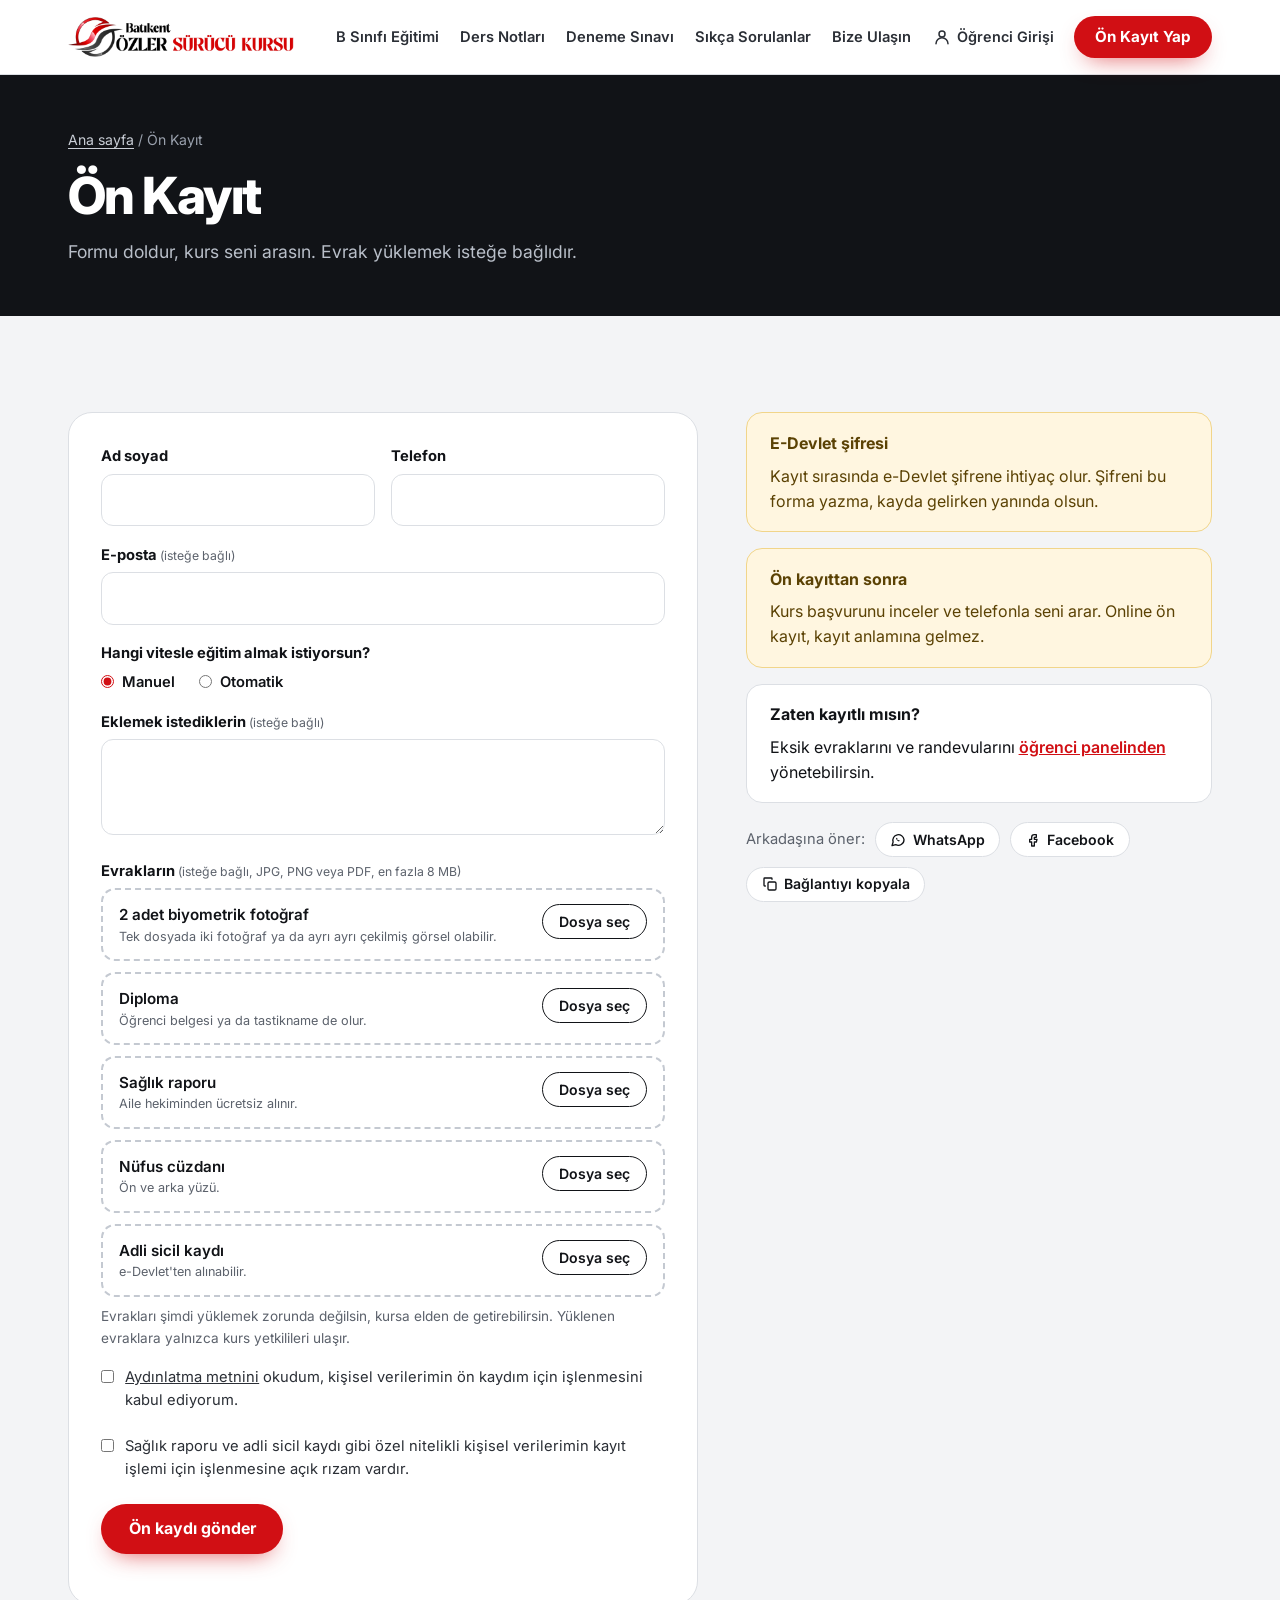
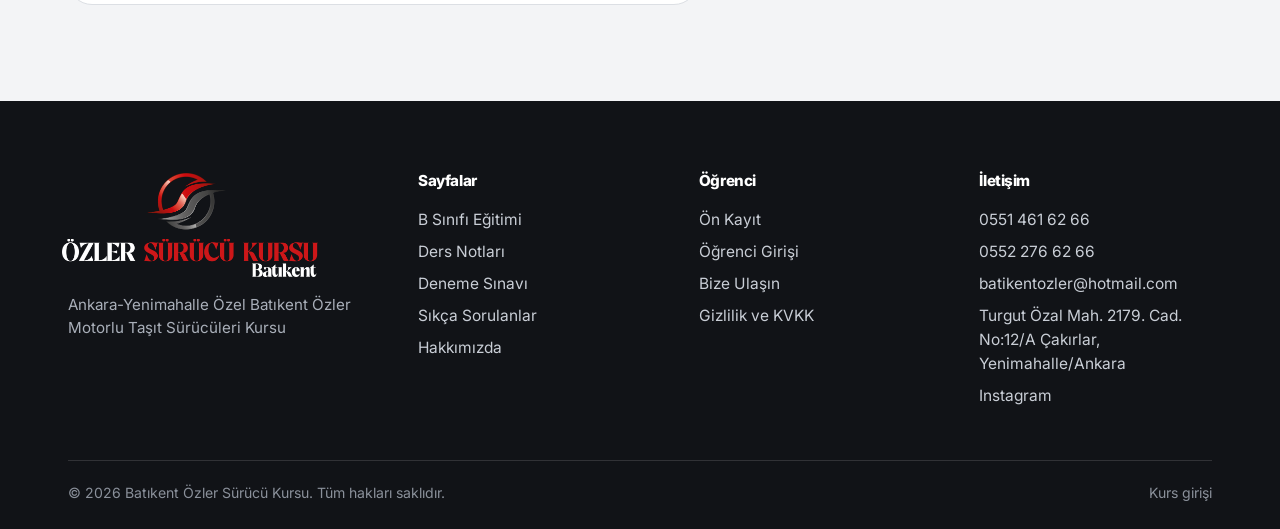
<file: basvuru.html>
<!doctype html>
<html lang="tr"><head><meta charset="utf-8"><meta name="viewport" content="width=device-width,initial-scale=1,viewport-fit=cover">
<title>Ön Kayıt | Batıkent Özler Sürücü Kursu</title><meta name="description" content="Batıkent Özler Sürücü Kursu&#x27;na internetten ön kayıt yap. Evraklarını JPG, PNG veya PDF olarak yükle.">
<meta name="theme-color" content="#D10F14"><link rel="canonical" href="https://batikentozlersurucukursu.com/basvuru.html">
<meta property="og:type" content="website"><meta property="og:locale" content="tr_TR"><meta property="og:site_name" content="Batıkent Özler Sürücü Kursu">
<meta property="og:title" content="Ön Kayıt | Batıkent Özler Sürücü Kursu"><meta property="og:description" content="Batıkent Özler Sürücü Kursu&#x27;na internetten ön kayıt yap. Evraklarını JPG, PNG veya PDF olarak yükle."><meta property="og:url" content="https://batikentozlersurucukursu.com/basvuru.html"><meta property="og:image" content="https://batikentozlersurucukursu.com/img/on-cephe.jpg">
<link rel="manifest" href="manifest.webmanifest"><link rel="icon" type="image/png" href="img/favicon.png"><link rel="apple-touch-icon" href="img/apple-touch-icon.png">
<link rel="preconnect" href="https://fonts.googleapis.com"><link rel="preconnect" href="https://fonts.gstatic.com" crossorigin>
<link href="https://fonts.googleapis.com/css2?family=Inter:wght@400;500;600;700;800&display=swap" rel="stylesheet">
<link rel="stylesheet" href="css/stil.css">
</head><body data-sayfa="basvuru">
<a class="atla" href="#icerik">İçeriğe geç</a>
<header class="ust"><div class="sar">
<a class="logo" href="index.html" aria-label="Batıkent Özler Sürücü Kursu ana sayfa"><img src="img/logo-yatay.png" width="240" height="43" alt="Batıkent Özler Sürücü Kursu"></a>
<nav class="gezinti" id="menu" aria-label="Ana menü"><ul class="menu"><li><a href="b-sinifi.html">B Sınıfı Eğitimi</a></li><li><a href="ders-notlari.html">Ders Notları</a></li><li><a href="deneme-sinavi.html">Deneme Sınavı</a></li><li><a href="sss.html">Sıkça Sorulanlar</a></li><li><a href="iletisim.html">Bize Ulaşın</a></li></ul>
<div class="ust-sag"><a class="ogr-link" href="ogrenci.html"><svg viewBox="0 0 24 24" fill="none" stroke="currentColor" stroke-width="2" stroke-linecap="round" stroke-linejoin="round" width="18" height="18"><circle cx="12" cy="8" r="4"/><path d="M4 21a8 8 0 0 1 16 0"/></svg> Öğrenci Girişi</a><a class="dugme d-kirmizi kucuk" href="basvuru.html">Ön Kayıt Yap</a></div></nav>
<button class="hamb" type="button" aria-label="Menüyü aç" aria-expanded="false" aria-controls="menu"><span></span><span></span><span></span></button>
</div></header>
<main id="icerik">
<section class="sayfa-bas"><div class="sar"><div class="kirinti"><a href="index.html">Ana sayfa</a> / Ön Kayıt</div><h1>Ön Kayıt</h1><p>Formu doldur, kurs seni arasın. Evrak yüklemek isteğe bağlıdır.</p></div></section>
<section class="bolum"><div class="sar iki-sutun"><div>
<form class="form" id="basvuruForm" novalidate>
<div class="satir"><div><label for="ad">Ad soyad</label><input id="ad" type="text" maxlength="80" autocomplete="name" required></div><div><label for="tel">Telefon</label><input id="tel" type="tel" maxlength="20" inputmode="tel" autocomplete="tel" required></div></div>
<div><label for="eposta">E-posta <small>(isteğe bağlı)</small></label><input id="eposta" type="email" maxlength="120" autocomplete="email"></div>
<div><label>Hangi vitesle eğitim almak istiyorsun?</label><div class="vites-sec"><label><input type="radio" name="vites" value="manuel" checked> Manuel</label><label><input type="radio" name="vites" value="otomatik"> Otomatik</label></div></div>
<div><label for="not">Eklemek istediklerin <small>(isteğe bağlı)</small></label><textarea id="not" maxlength="600"></textarea></div>
<div><label>Evrakların <small>(isteğe bağlı, JPG, PNG veya PDF, en fazla 8 MB)</small></label><div style="display:grid;gap:.7rem"><div class="dosya" data-tur="foto"><div class="ad">2 adet biyometrik fotoğraf<small>Tek dosyada iki fotoğraf ya da ayrı ayrı çekilmiş görsel olabilir.</small></div><label class="sec" for="f_foto">Dosya seç</label><input id="f_foto" type="file" accept="image/jpeg,image/png,application/pdf,.jpg,.jpeg,.png,.pdf"><div class="durum" hidden></div></div><div class="dosya" data-tur="diploma"><div class="ad">Diploma<small>Öğrenci belgesi ya da tastikname de olur.</small></div><label class="sec" for="f_diploma">Dosya seç</label><input id="f_diploma" type="file" accept="image/jpeg,image/png,application/pdf,.jpg,.jpeg,.png,.pdf"><div class="durum" hidden></div></div><div class="dosya" data-tur="saglik"><div class="ad">Sağlık raporu<small>Aile hekiminden ücretsiz alınır.</small></div><label class="sec" for="f_saglik">Dosya seç</label><input id="f_saglik" type="file" accept="image/jpeg,image/png,application/pdf,.jpg,.jpeg,.png,.pdf"><div class="durum" hidden></div></div><div class="dosya" data-tur="nufus"><div class="ad">Nüfus cüzdanı<small>Ön ve arka yüzü.</small></div><label class="sec" for="f_nufus">Dosya seç</label><input id="f_nufus" type="file" accept="image/jpeg,image/png,application/pdf,.jpg,.jpeg,.png,.pdf"><div class="durum" hidden></div></div><div class="dosya" data-tur="sabika"><div class="ad">Adli sicil kaydı<small>e-Devlet'ten alınabilir.</small></div><label class="sec" for="f_sabika">Dosya seç</label><input id="f_sabika" type="file" accept="image/jpeg,image/png,application/pdf,.jpg,.jpeg,.png,.pdf"><div class="durum" hidden></div></div></div>
<p class="kucuk-not" style="margin-top:.6rem">Evrakları şimdi yüklemek zorunda değilsin, kursa elden de getirebilirsin. Yüklenen evraklara yalnızca kurs yetkilileri ulaşır.</p></div>
<div class="sakla" aria-hidden="true"><label>Web sitesi<input type="text" id="bal" tabindex="-1" autocomplete="off"></label></div>
<label class="secenek"><input type="checkbox" id="onay1" required><span><a href="kvkk.html" target="_blank">Aydınlatma metnini</a> okudum, kişisel verilerimin ön kaydım için işlenmesini kabul ediyorum.</span></label>
<label class="secenek" id="onay2kutu" hidden><input type="checkbox" id="onay2"><span>Sağlık raporu ve adli sicil kaydı gibi özel nitelikli kişisel verilerimin kayıt işlemi için işlenmesine açık rızam vardır.</span></label>
<div class="ilerleme" id="ilerleme"><i></i></div>
<div><button class="dugme d-kirmizi" type="submit" id="gonder">Ön kaydı gönder</button></div><div id="mesaj" role="status" aria-live="polite"></div></form></div>
<aside><div class="not"><p><b>E-Devlet şifresi</b></p><p>Kayıt sırasında e-Devlet şifrene ihtiyaç olur. Şifreni bu forma yazma, kayda gelirken yanında olsun.</p></div>
<div class="not" style="margin-top:1rem"><p><b>Ön kayıttan sonra</b></p><p>Kurs başvurunu inceler ve telefonla seni arar. Online ön kayıt, kayıt anlamına gelmez.</p></div>
<div class="not" style="margin-top:1rem;background:#fff;border-color:var(--cizgi);color:var(--ink)"><p><b>Zaten kayıtlı mısın?</b></p><p>Eksik evraklarını ve randevularını <a href="ogrenci.html" style="color:#d10f14;font-weight:600;text-decoration:underline">öğrenci panelinden</a> yönetebilirsin.</p></div>
<div style="margin-top:1.2rem"><div class="paylas" data-paylas data-baslik="Batıkent Özler Sürücü Kursu ön kayıt"><span>Arkadaşına öner:</span>
<a data-p="wa" href="#" target="_blank" rel="noopener"><svg viewBox="0 0 24 24" fill="none" stroke="currentColor" stroke-width="2" stroke-linecap="round" stroke-linejoin="round"><path d="M21 11.5a8.4 8.4 0 0 1-12.4 7.4L3 20.5l1.7-5.4A8.4 8.4 0 1 1 21 11.5z"/><path d="M9 9.5c.3 2.2 2.3 4.2 4.5 4.6l1.2-1.2-1.7-1-.8.6a3.4 3.4 0 0 1-1.5-1.5l.6-.8-1-1.7z" fill="currentColor" stroke="none"/></svg>WhatsApp</a><a data-p="fb" href="#" target="_blank" rel="noopener"><svg viewBox="0 0 24 24" fill="none" stroke="currentColor" stroke-width="2" stroke-linecap="round" stroke-linejoin="round"><path d="M14 8h3V4h-3a4 4 0 0 0-4 4v3H7v4h3v6h4v-6h3l1-4h-4V8z"/></svg>Facebook</a>
<button type="button" data-p="native" hidden><svg viewBox="0 0 24 24" fill="none" stroke="currentColor" stroke-width="2" stroke-linecap="round" stroke-linejoin="round"><circle cx="18" cy="5" r="3"/><circle cx="6" cy="12" r="3"/><circle cx="18" cy="19" r="3"/><path d="m8.6 13.5 6.8 4M15.4 6.5l-6.8 4"/></svg>Paylaş</button><button type="button" data-p="kopya"><svg viewBox="0 0 24 24" fill="none" stroke="currentColor" stroke-width="2" stroke-linecap="round" stroke-linejoin="round"><rect x="9" y="9" width="12" height="12" rx="2"/><path d="M5 15H4a1 1 0 0 1-1-1V4a1 1 0 0 1 1-1h10a1 1 0 0 1 1 1v1"/></svg>Bağlantıyı kopyala</button></div></div></aside></div></section>
</main>
<footer class="alt"><div class="sar"><div class="alt-izgara">
<div><img src="img/logo-koyu-zemin.png" width="1000" height="407" alt="Batıkent Özler Sürücü Kursu"><p>Ankara-Yenimahalle Özel Batıkent Özler Motorlu Taşıt Sürücüleri Kursu</p></div>
<div><h4>Sayfalar</h4><ul><li><a href="b-sinifi.html">B Sınıfı Eğitimi</a></li><li><a href="ders-notlari.html">Ders Notları</a></li><li><a href="deneme-sinavi.html">Deneme Sınavı</a></li><li><a href="sss.html">Sıkça Sorulanlar</a></li><li><a href="hakkimizda.html">Hakkımızda</a></li></ul></div>
<div><h4>Öğrenci</h4><ul><li><a href="basvuru.html">Ön Kayıt</a></li><li><a href="ogrenci.html">Öğrenci Girişi</a></li><li><a href="iletisim.html">Bize Ulaşın</a></li><li><a href="kvkk.html">Gizlilik ve KVKK</a></li></ul></div>
<div><h4>İletişim</h4><ul><li><a data-k="telefon1" data-h="tel" href="tel:+905514616266">0551 461 62 66</a></li><li><a data-k="telefon2" data-h="tel" href="tel:+905522766266">0552 276 62 66</a></li><li><a data-k="eposta" data-h="mail" href="mailto:batikentozler@hotmail.com">batikentozler@hotmail.com</a></li><li data-k="adres">Turgut Özal Mah. 2179. Cad. No:12/A Çakırlar, Yenimahalle/Ankara</li>
<li><a data-k="instagram" data-h="url" data-t="Instagram" href="https://www.instagram.com/batikentozlersurucukursu/" target="_blank" rel="noopener">Instagram</a></li><li hidden><a data-k="youtube" data-h="url" data-t="YouTube" href="#" target="_blank" rel="noopener" hidden>YouTube</a></li><li hidden><a data-k="facebook" data-h="url" data-t="Facebook" href="#" target="_blank" rel="noopener" hidden>Facebook</a></li></ul></div>
</div><div class="telif"><span>© 2026 Batıkent Özler Sürücü Kursu. Tüm hakları saklıdır.</span><a href="yonetim.html" rel="nofollow">Kurs girişi</a></div></div></footer>
<div class="mobil-cubuk" aria-label="Hızlı işlemler">
<a href="tel:+905514616266" data-k="telefon1" data-h="tel" data-t="Ara"><svg viewBox="0 0 24 24" fill="none" stroke="currentColor" stroke-width="2" stroke-linecap="round" stroke-linejoin="round"><path d="M22 16.9v3a2 2 0 0 1-2.2 2 19.8 19.8 0 0 1-8.6-3.1 19.5 19.5 0 0 1-6-6A19.8 19.8 0 0 1 2.1 4.2 2 2 0 0 1 4.1 2h3a2 2 0 0 1 2 1.7c.1 1 .4 1.9.7 2.8a2 2 0 0 1-.5 2.1L8.1 9.9a16 16 0 0 0 6 6l1.3-1.3a2 2 0 0 1 2.1-.4c.9.3 1.8.6 2.8.7a2 2 0 0 1 1.7 2z"/></svg>Ara</a>
<a class="w" href="https://wa.me/905514616266" data-k="whatsapp" data-h="wa" data-t="WhatsApp" target="_blank" rel="noopener"><svg viewBox="0 0 24 24" fill="none" stroke="currentColor" stroke-width="2" stroke-linecap="round" stroke-linejoin="round"><path d="M21 11.5a8.4 8.4 0 0 1-12.4 7.4L3 20.5l1.7-5.4A8.4 8.4 0 1 1 21 11.5z"/><path d="M9 9.5c.3 2.2 2.3 4.2 4.5 4.6l1.2-1.2-1.7-1-.8.6a3.4 3.4 0 0 1-1.5-1.5l.6-.8-1-1.7z" fill="currentColor" stroke="none"/></svg>WhatsApp</a>
<a class="b" href="basvuru.html"><svg viewBox="0 0 24 24" fill="none" stroke="currentColor" stroke-width="2" stroke-linecap="round" stroke-linejoin="round"><path d="M14 3H7a2 2 0 0 0-2 2v14a2 2 0 0 0 2 2h10a2 2 0 0 0 2-2V8z"/><path d="M14 3v5h5M9 13h6M9 17h6"/></svg>Ön Kayıt</a></div>
<script src="js/vendor/supabase.js"></script>
<script src="js/config.js"></script>
<script src="js/ayar.js"></script>
<script src="js/veri.js"></script>
<script src="js/ortak.js"></script>
<script src="js/sayfalar.js"></script>
</body></html>
</file>
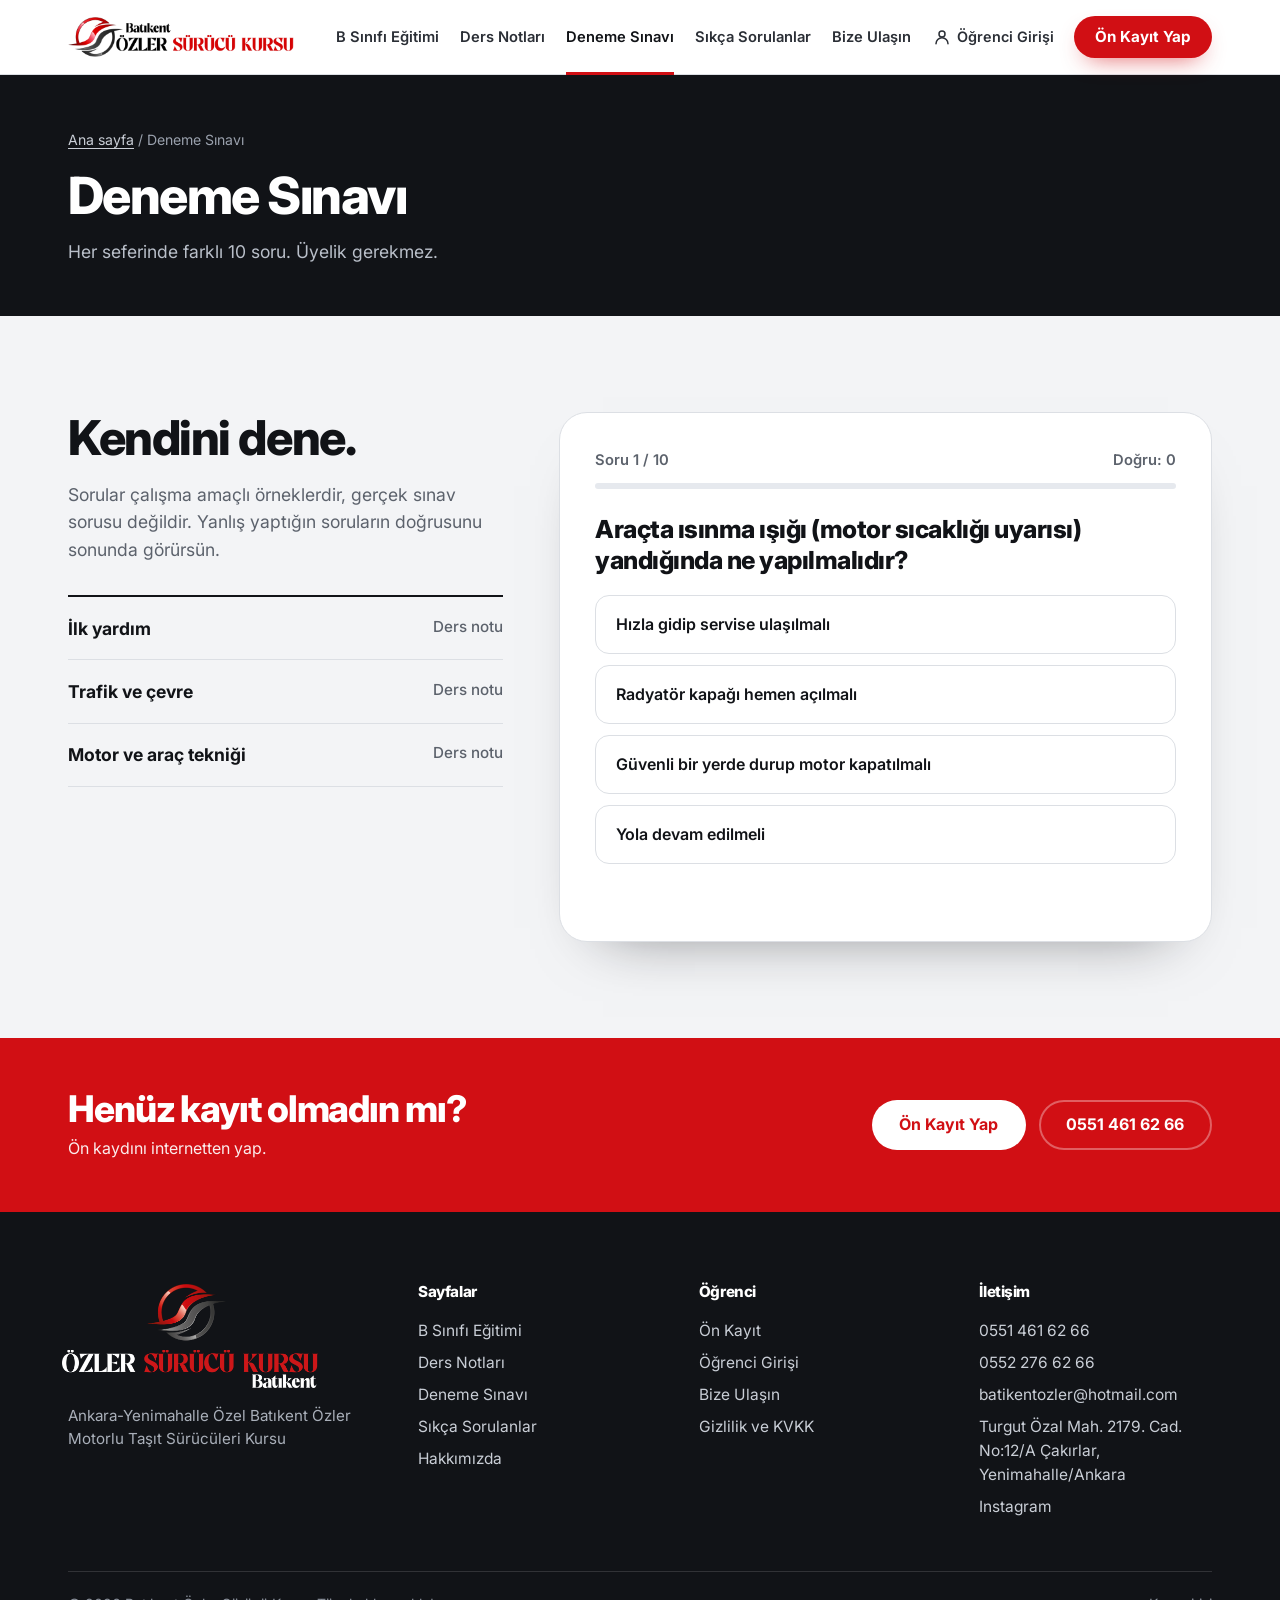
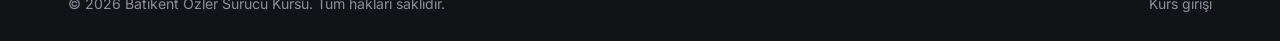
<file: deneme-sinavi.html>
<!doctype html>
<html lang="tr"><head><meta charset="utf-8"><meta name="viewport" content="width=device-width,initial-scale=1,viewport-fit=cover">
<title>Deneme Sınavı | Batıkent Özler Sürücü Kursu</title><meta name="description" content="Ücretsiz sürücü kursu deneme sınavı. Trafik, ilk yardım ve motor bilgisi örnek soruları.">
<meta name="theme-color" content="#D10F14"><link rel="canonical" href="https://batikentozlersurucukursu.com/deneme-sinavi.html">
<meta property="og:type" content="website"><meta property="og:locale" content="tr_TR"><meta property="og:site_name" content="Batıkent Özler Sürücü Kursu">
<meta property="og:title" content="Deneme Sınavı | Batıkent Özler Sürücü Kursu"><meta property="og:description" content="Ücretsiz sürücü kursu deneme sınavı. Trafik, ilk yardım ve motor bilgisi örnek soruları."><meta property="og:url" content="https://batikentozlersurucukursu.com/deneme-sinavi.html"><meta property="og:image" content="https://batikentozlersurucukursu.com/img/on-cephe.jpg">
<link rel="manifest" href="manifest.webmanifest"><link rel="icon" type="image/png" href="img/favicon.png"><link rel="apple-touch-icon" href="img/apple-touch-icon.png">
<link rel="preconnect" href="https://fonts.googleapis.com"><link rel="preconnect" href="https://fonts.gstatic.com" crossorigin>
<link href="https://fonts.googleapis.com/css2?family=Inter:wght@400;500;600;700;800&display=swap" rel="stylesheet">
<link rel="stylesheet" href="css/stil.css">
</head><body data-sayfa="sinav">
<a class="atla" href="#icerik">İçeriğe geç</a>
<header class="ust"><div class="sar">
<a class="logo" href="index.html" aria-label="Batıkent Özler Sürücü Kursu ana sayfa"><img src="img/logo-yatay.png" width="240" height="43" alt="Batıkent Özler Sürücü Kursu"></a>
<nav class="gezinti" id="menu" aria-label="Ana menü"><ul class="menu"><li><a href="b-sinifi.html">B Sınıfı Eğitimi</a></li><li><a href="ders-notlari.html">Ders Notları</a></li><li><a href="deneme-sinavi.html" aria-current="page">Deneme Sınavı</a></li><li><a href="sss.html">Sıkça Sorulanlar</a></li><li><a href="iletisim.html">Bize Ulaşın</a></li></ul>
<div class="ust-sag"><a class="ogr-link" href="ogrenci.html"><svg viewBox="0 0 24 24" fill="none" stroke="currentColor" stroke-width="2" stroke-linecap="round" stroke-linejoin="round" width="18" height="18"><circle cx="12" cy="8" r="4"/><path d="M4 21a8 8 0 0 1 16 0"/></svg> Öğrenci Girişi</a><a class="dugme d-kirmizi kucuk" href="basvuru.html">Ön Kayıt Yap</a></div></nav>
<button class="hamb" type="button" aria-label="Menüyü aç" aria-expanded="false" aria-controls="menu"><span></span><span></span><span></span></button>
</div></header>
<main id="icerik">
<section class="sayfa-bas"><div class="sar"><div class="kirinti"><a href="index.html">Ana sayfa</a> / Deneme Sınavı</div><h1>Deneme Sınavı</h1><p>Her seferinde farklı 10 soru. Üyelik gerekmez.</p></div></section>
<section class="bolum"><div class="sar sx"><div class="bas"><h2>Kendini dene.</h2><p>Sorular çalışma amaçlı örneklerdir, gerçek sınav sorusu değildir. Yanlış yaptığın soruların doğrusunu sonunda görürsün.</p>
<ul class="rehber"><li><a href="ilk-yardim.html">İlk yardım <span>Ders notu</span></a></li><li><a href="trafik-cevre.html">Trafik ve çevre <span>Ders notu</span></a></li><li><a href="motor-arac-teknigi.html">Motor ve araç tekniği <span>Ders notu</span></a></li></ul></div>
<div class="sn-kutu" id="sinavAlan" aria-live="polite"><p class="yukleniyor">Sınav hazırlanıyor…</p></div></div></section>
<section class="bant"><div class="sar"><div><h2>Henüz kayıt olmadın mı?</h2><p>Ön kaydını internetten yap.</p></div><div class="dugmeler"><a class="dugme d-beyaz" href="basvuru.html">Ön Kayıt Yap</a><a class="dugme d-hayalet" data-k="telefon1" data-h="tel" href="tel:+905514616266">0551 461 62 66</a></div></div></section>
</main>
<footer class="alt"><div class="sar"><div class="alt-izgara">
<div><img src="img/logo-koyu-zemin.png" width="1000" height="407" alt="Batıkent Özler Sürücü Kursu"><p>Ankara-Yenimahalle Özel Batıkent Özler Motorlu Taşıt Sürücüleri Kursu</p></div>
<div><h4>Sayfalar</h4><ul><li><a href="b-sinifi.html">B Sınıfı Eğitimi</a></li><li><a href="ders-notlari.html">Ders Notları</a></li><li><a href="deneme-sinavi.html">Deneme Sınavı</a></li><li><a href="sss.html">Sıkça Sorulanlar</a></li><li><a href="hakkimizda.html">Hakkımızda</a></li></ul></div>
<div><h4>Öğrenci</h4><ul><li><a href="basvuru.html">Ön Kayıt</a></li><li><a href="ogrenci.html">Öğrenci Girişi</a></li><li><a href="iletisim.html">Bize Ulaşın</a></li><li><a href="kvkk.html">Gizlilik ve KVKK</a></li></ul></div>
<div><h4>İletişim</h4><ul><li><a data-k="telefon1" data-h="tel" href="tel:+905514616266">0551 461 62 66</a></li><li><a data-k="telefon2" data-h="tel" href="tel:+905522766266">0552 276 62 66</a></li><li><a data-k="eposta" data-h="mail" href="mailto:batikentozler@hotmail.com">batikentozler@hotmail.com</a></li><li data-k="adres">Turgut Özal Mah. 2179. Cad. No:12/A Çakırlar, Yenimahalle/Ankara</li>
<li><a data-k="instagram" data-h="url" data-t="Instagram" href="https://www.instagram.com/batikentozlersurucukursu/" target="_blank" rel="noopener">Instagram</a></li><li hidden><a data-k="youtube" data-h="url" data-t="YouTube" href="#" target="_blank" rel="noopener" hidden>YouTube</a></li><li hidden><a data-k="facebook" data-h="url" data-t="Facebook" href="#" target="_blank" rel="noopener" hidden>Facebook</a></li></ul></div>
</div><div class="telif"><span>© 2026 Batıkent Özler Sürücü Kursu. Tüm hakları saklıdır.</span><a href="yonetim.html" rel="nofollow">Kurs girişi</a></div></div></footer>
<div class="mobil-cubuk" aria-label="Hızlı işlemler">
<a href="tel:+905514616266" data-k="telefon1" data-h="tel" data-t="Ara"><svg viewBox="0 0 24 24" fill="none" stroke="currentColor" stroke-width="2" stroke-linecap="round" stroke-linejoin="round"><path d="M22 16.9v3a2 2 0 0 1-2.2 2 19.8 19.8 0 0 1-8.6-3.1 19.5 19.5 0 0 1-6-6A19.8 19.8 0 0 1 2.1 4.2 2 2 0 0 1 4.1 2h3a2 2 0 0 1 2 1.7c.1 1 .4 1.9.7 2.8a2 2 0 0 1-.5 2.1L8.1 9.9a16 16 0 0 0 6 6l1.3-1.3a2 2 0 0 1 2.1-.4c.9.3 1.8.6 2.8.7a2 2 0 0 1 1.7 2z"/></svg>Ara</a>
<a class="w" href="https://wa.me/905514616266" data-k="whatsapp" data-h="wa" data-t="WhatsApp" target="_blank" rel="noopener"><svg viewBox="0 0 24 24" fill="none" stroke="currentColor" stroke-width="2" stroke-linecap="round" stroke-linejoin="round"><path d="M21 11.5a8.4 8.4 0 0 1-12.4 7.4L3 20.5l1.7-5.4A8.4 8.4 0 1 1 21 11.5z"/><path d="M9 9.5c.3 2.2 2.3 4.2 4.5 4.6l1.2-1.2-1.7-1-.8.6a3.4 3.4 0 0 1-1.5-1.5l.6-.8-1-1.7z" fill="currentColor" stroke="none"/></svg>WhatsApp</a>
<a class="b" href="basvuru.html"><svg viewBox="0 0 24 24" fill="none" stroke="currentColor" stroke-width="2" stroke-linecap="round" stroke-linejoin="round"><path d="M14 3H7a2 2 0 0 0-2 2v14a2 2 0 0 0 2 2h10a2 2 0 0 0 2-2V8z"/><path d="M14 3v5h5M9 13h6M9 17h6"/></svg>Ön Kayıt</a></div>
<script src="js/vendor/supabase.js"></script>
<script src="js/config.js"></script>
<script src="js/ayar.js"></script>
<script src="js/veri.js"></script>
<script src="js/ortak.js"></script>
<script src="js/sayfalar.js"></script>
</body></html>
</file>
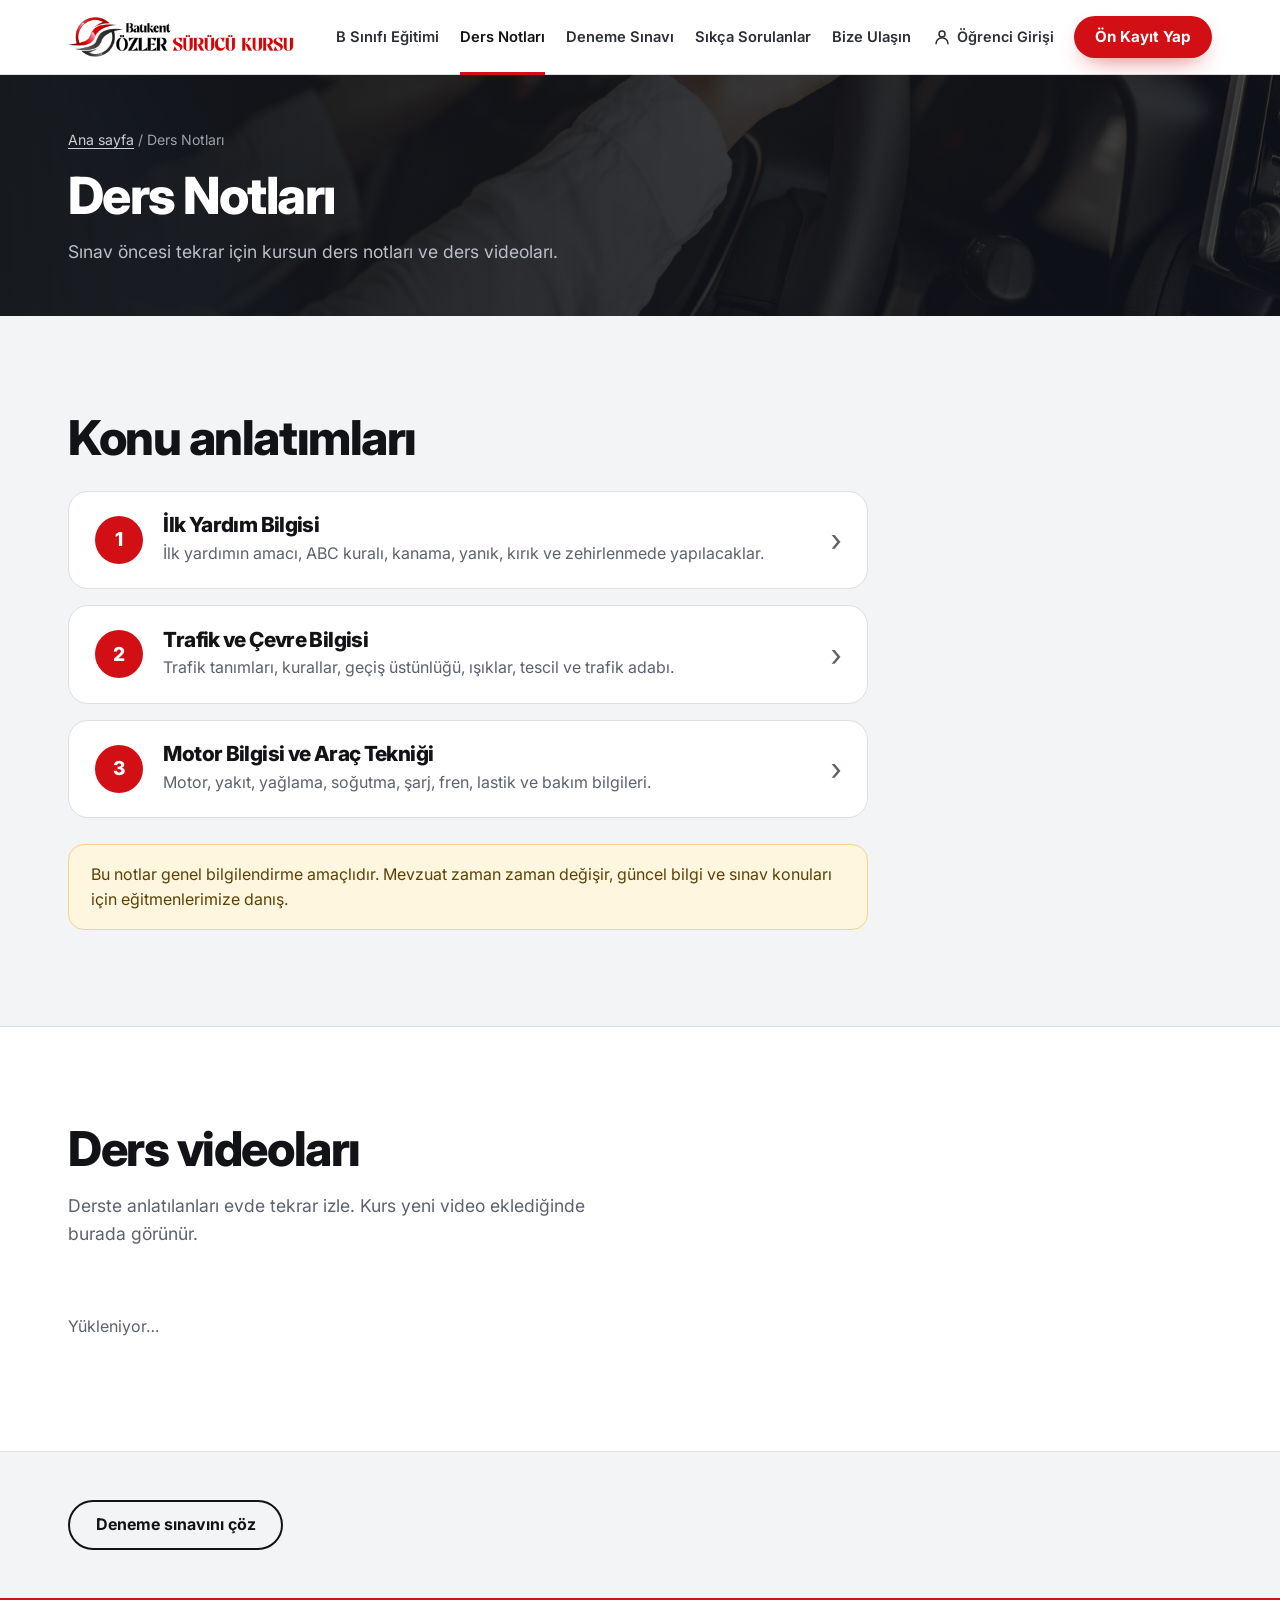
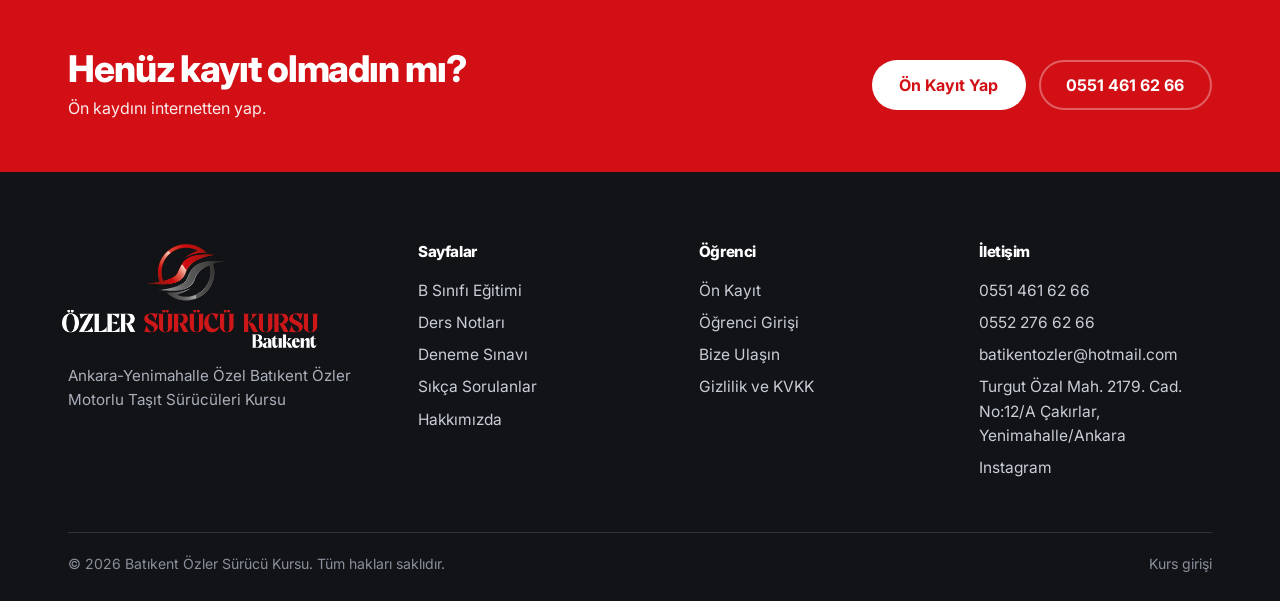
<file: ders-notlari.html>
<!doctype html>
<html lang="tr"><head><meta charset="utf-8"><meta name="viewport" content="width=device-width,initial-scale=1,viewport-fit=cover">
<title>Ders Notları | Batıkent Özler Sürücü Kursu</title><meta name="description" content="Sürücü kursu ders notları ve ders videoları: ilk yardım, trafik ve çevre, motor ve araç tekniği.">
<meta name="theme-color" content="#D10F14"><link rel="canonical" href="https://batikentozlersurucukursu.com/ders-notlari.html">
<meta property="og:type" content="website"><meta property="og:locale" content="tr_TR"><meta property="og:site_name" content="Batıkent Özler Sürücü Kursu">
<meta property="og:title" content="Ders Notları | Batıkent Özler Sürücü Kursu"><meta property="og:description" content="Sürücü kursu ders notları ve ders videoları: ilk yardım, trafik ve çevre, motor ve araç tekniği."><meta property="og:url" content="https://batikentozlersurucukursu.com/ders-notlari.html"><meta property="og:image" content="https://batikentozlersurucukursu.com/img/on-cephe.jpg">
<link rel="manifest" href="manifest.webmanifest"><link rel="icon" type="image/png" href="img/favicon.png"><link rel="apple-touch-icon" href="img/apple-touch-icon.png">
<link rel="preconnect" href="https://fonts.googleapis.com"><link rel="preconnect" href="https://fonts.gstatic.com" crossorigin>
<link href="https://fonts.googleapis.com/css2?family=Inter:wght@400;500;600;700;800&display=swap" rel="stylesheet">
<link rel="stylesheet" href="css/stil.css">
</head><body data-sayfa="notlar">
<a class="atla" href="#icerik">İçeriğe geç</a>
<header class="ust"><div class="sar">
<a class="logo" href="index.html" aria-label="Batıkent Özler Sürücü Kursu ana sayfa"><img src="img/logo-yatay.png" width="240" height="43" alt="Batıkent Özler Sürücü Kursu"></a>
<nav class="gezinti" id="menu" aria-label="Ana menü"><ul class="menu"><li><a href="b-sinifi.html">B Sınıfı Eğitimi</a></li><li><a href="ders-notlari.html" aria-current="page">Ders Notları</a></li><li><a href="deneme-sinavi.html">Deneme Sınavı</a></li><li><a href="sss.html">Sıkça Sorulanlar</a></li><li><a href="iletisim.html">Bize Ulaşın</a></li></ul>
<div class="ust-sag"><a class="ogr-link" href="ogrenci.html"><svg viewBox="0 0 24 24" fill="none" stroke="currentColor" stroke-width="2" stroke-linecap="round" stroke-linejoin="round" width="18" height="18"><circle cx="12" cy="8" r="4"/><path d="M4 21a8 8 0 0 1 16 0"/></svg> Öğrenci Girişi</a><a class="dugme d-kirmizi kucuk" href="basvuru.html">Ön Kayıt Yap</a></div></nav>
<button class="hamb" type="button" aria-label="Menüyü aç" aria-expanded="false" aria-controls="menu"><span></span><span></span><span></span></button>
</div></header>
<main id="icerik">
<section class="sayfa-bas" style="background-image:linear-gradient(90deg,rgba(17,19,23,.96),rgba(17,19,23,.72)),url(img/direksiyon-1.jpg);background-size:cover;background-position:center"><div class="sar"><div class="kirinti"><a href="index.html">Ana sayfa</a> / Ders Notları</div><h1>Ders Notları</h1><p>Sınav öncesi tekrar için kursun ders notları ve ders videoları.</p></div></section>
<section class="bolum"><div class="sar"><div class="bas" style="margin-bottom:1.6rem"><h2>Konu anlatımları</h2></div><div class="ders-liste"><a class="ders-kart" href="ilk-yardim.html"><span class="no">1</span><span><h3>İlk Yardım Bilgisi</h3><p>İlk yardımın amacı, ABC kuralı, kanama, yanık, kırık ve zehirlenmede yapılacaklar.</p></span><span class="ok" aria-hidden="true">&rsaquo;</span></a><a class="ders-kart" href="trafik-cevre.html"><span class="no">2</span><span><h3>Trafik ve Çevre Bilgisi</h3><p>Trafik tanımları, kurallar, geçiş üstünlüğü, ışıklar, tescil ve trafik adabı.</p></span><span class="ok" aria-hidden="true">&rsaquo;</span></a><a class="ders-kart" href="motor-arac-teknigi.html"><span class="no">3</span><span><h3>Motor Bilgisi ve Araç Tekniği</h3><p>Motor, yakıt, yağlama, soğutma, şarj, fren, lastik ve bakım bilgileri.</p></span><span class="ok" aria-hidden="true">&rsaquo;</span></a></div>
<div class="not" style="margin-top:1.6rem;max-width:50rem"><p>Bu notlar genel bilgilendirme amaçlıdır. Mevzuat zaman zaman değişir, güncel bilgi ve sınav konuları için eğitmenlerimize danış.</p></div></div></section>
<section class="bolum beyaz" id="videolar"><div class="sar"><div class="bas"><h2>Ders videoları</h2><p>Derste anlatılanları evde tekrar izle. Kurs yeni video eklediğinde burada görünür.</p></div><div class="vsuz" id="videoSuz"></div><div class="vgrid" id="videoKutu"><p class="bos">Yükleniyor…</p></div></div></section>
<section class="bolum az"><div class="sar"><a class="dugme d-cerceve" href="deneme-sinavi.html">Deneme sınavını çöz</a></div></section>
<section class="bant"><div class="sar"><div><h2>Henüz kayıt olmadın mı?</h2><p>Ön kaydını internetten yap.</p></div><div class="dugmeler"><a class="dugme d-beyaz" href="basvuru.html">Ön Kayıt Yap</a><a class="dugme d-hayalet" data-k="telefon1" data-h="tel" href="tel:+905514616266">0551 461 62 66</a></div></div></section>
</main>
<footer class="alt"><div class="sar"><div class="alt-izgara">
<div><img src="img/logo-koyu-zemin.png" width="1000" height="407" alt="Batıkent Özler Sürücü Kursu"><p>Ankara-Yenimahalle Özel Batıkent Özler Motorlu Taşıt Sürücüleri Kursu</p></div>
<div><h4>Sayfalar</h4><ul><li><a href="b-sinifi.html">B Sınıfı Eğitimi</a></li><li><a href="ders-notlari.html">Ders Notları</a></li><li><a href="deneme-sinavi.html">Deneme Sınavı</a></li><li><a href="sss.html">Sıkça Sorulanlar</a></li><li><a href="hakkimizda.html">Hakkımızda</a></li></ul></div>
<div><h4>Öğrenci</h4><ul><li><a href="basvuru.html">Ön Kayıt</a></li><li><a href="ogrenci.html">Öğrenci Girişi</a></li><li><a href="iletisim.html">Bize Ulaşın</a></li><li><a href="kvkk.html">Gizlilik ve KVKK</a></li></ul></div>
<div><h4>İletişim</h4><ul><li><a data-k="telefon1" data-h="tel" href="tel:+905514616266">0551 461 62 66</a></li><li><a data-k="telefon2" data-h="tel" href="tel:+905522766266">0552 276 62 66</a></li><li><a data-k="eposta" data-h="mail" href="mailto:batikentozler@hotmail.com">batikentozler@hotmail.com</a></li><li data-k="adres">Turgut Özal Mah. 2179. Cad. No:12/A Çakırlar, Yenimahalle/Ankara</li>
<li><a data-k="instagram" data-h="url" data-t="Instagram" href="https://www.instagram.com/batikentozlersurucukursu/" target="_blank" rel="noopener">Instagram</a></li><li hidden><a data-k="youtube" data-h="url" data-t="YouTube" href="#" target="_blank" rel="noopener" hidden>YouTube</a></li><li hidden><a data-k="facebook" data-h="url" data-t="Facebook" href="#" target="_blank" rel="noopener" hidden>Facebook</a></li></ul></div>
</div><div class="telif"><span>© 2026 Batıkent Özler Sürücü Kursu. Tüm hakları saklıdır.</span><a href="yonetim.html" rel="nofollow">Kurs girişi</a></div></div></footer>
<div class="mobil-cubuk" aria-label="Hızlı işlemler">
<a href="tel:+905514616266" data-k="telefon1" data-h="tel" data-t="Ara"><svg viewBox="0 0 24 24" fill="none" stroke="currentColor" stroke-width="2" stroke-linecap="round" stroke-linejoin="round"><path d="M22 16.9v3a2 2 0 0 1-2.2 2 19.8 19.8 0 0 1-8.6-3.1 19.5 19.5 0 0 1-6-6A19.8 19.8 0 0 1 2.1 4.2 2 2 0 0 1 4.1 2h3a2 2 0 0 1 2 1.7c.1 1 .4 1.9.7 2.8a2 2 0 0 1-.5 2.1L8.1 9.9a16 16 0 0 0 6 6l1.3-1.3a2 2 0 0 1 2.1-.4c.9.3 1.8.6 2.8.7a2 2 0 0 1 1.7 2z"/></svg>Ara</a>
<a class="w" href="https://wa.me/905514616266" data-k="whatsapp" data-h="wa" data-t="WhatsApp" target="_blank" rel="noopener"><svg viewBox="0 0 24 24" fill="none" stroke="currentColor" stroke-width="2" stroke-linecap="round" stroke-linejoin="round"><path d="M21 11.5a8.4 8.4 0 0 1-12.4 7.4L3 20.5l1.7-5.4A8.4 8.4 0 1 1 21 11.5z"/><path d="M9 9.5c.3 2.2 2.3 4.2 4.5 4.6l1.2-1.2-1.7-1-.8.6a3.4 3.4 0 0 1-1.5-1.5l.6-.8-1-1.7z" fill="currentColor" stroke="none"/></svg>WhatsApp</a>
<a class="b" href="basvuru.html"><svg viewBox="0 0 24 24" fill="none" stroke="currentColor" stroke-width="2" stroke-linecap="round" stroke-linejoin="round"><path d="M14 3H7a2 2 0 0 0-2 2v14a2 2 0 0 0 2 2h10a2 2 0 0 0 2-2V8z"/><path d="M14 3v5h5M9 13h6M9 17h6"/></svg>Ön Kayıt</a></div>
<script src="js/vendor/supabase.js"></script>
<script src="js/config.js"></script>
<script src="js/ayar.js"></script>
<script src="js/veri.js"></script>
<script src="js/ortak.js"></script>
<script src="js/sayfalar.js"></script>
</body></html>
</file>
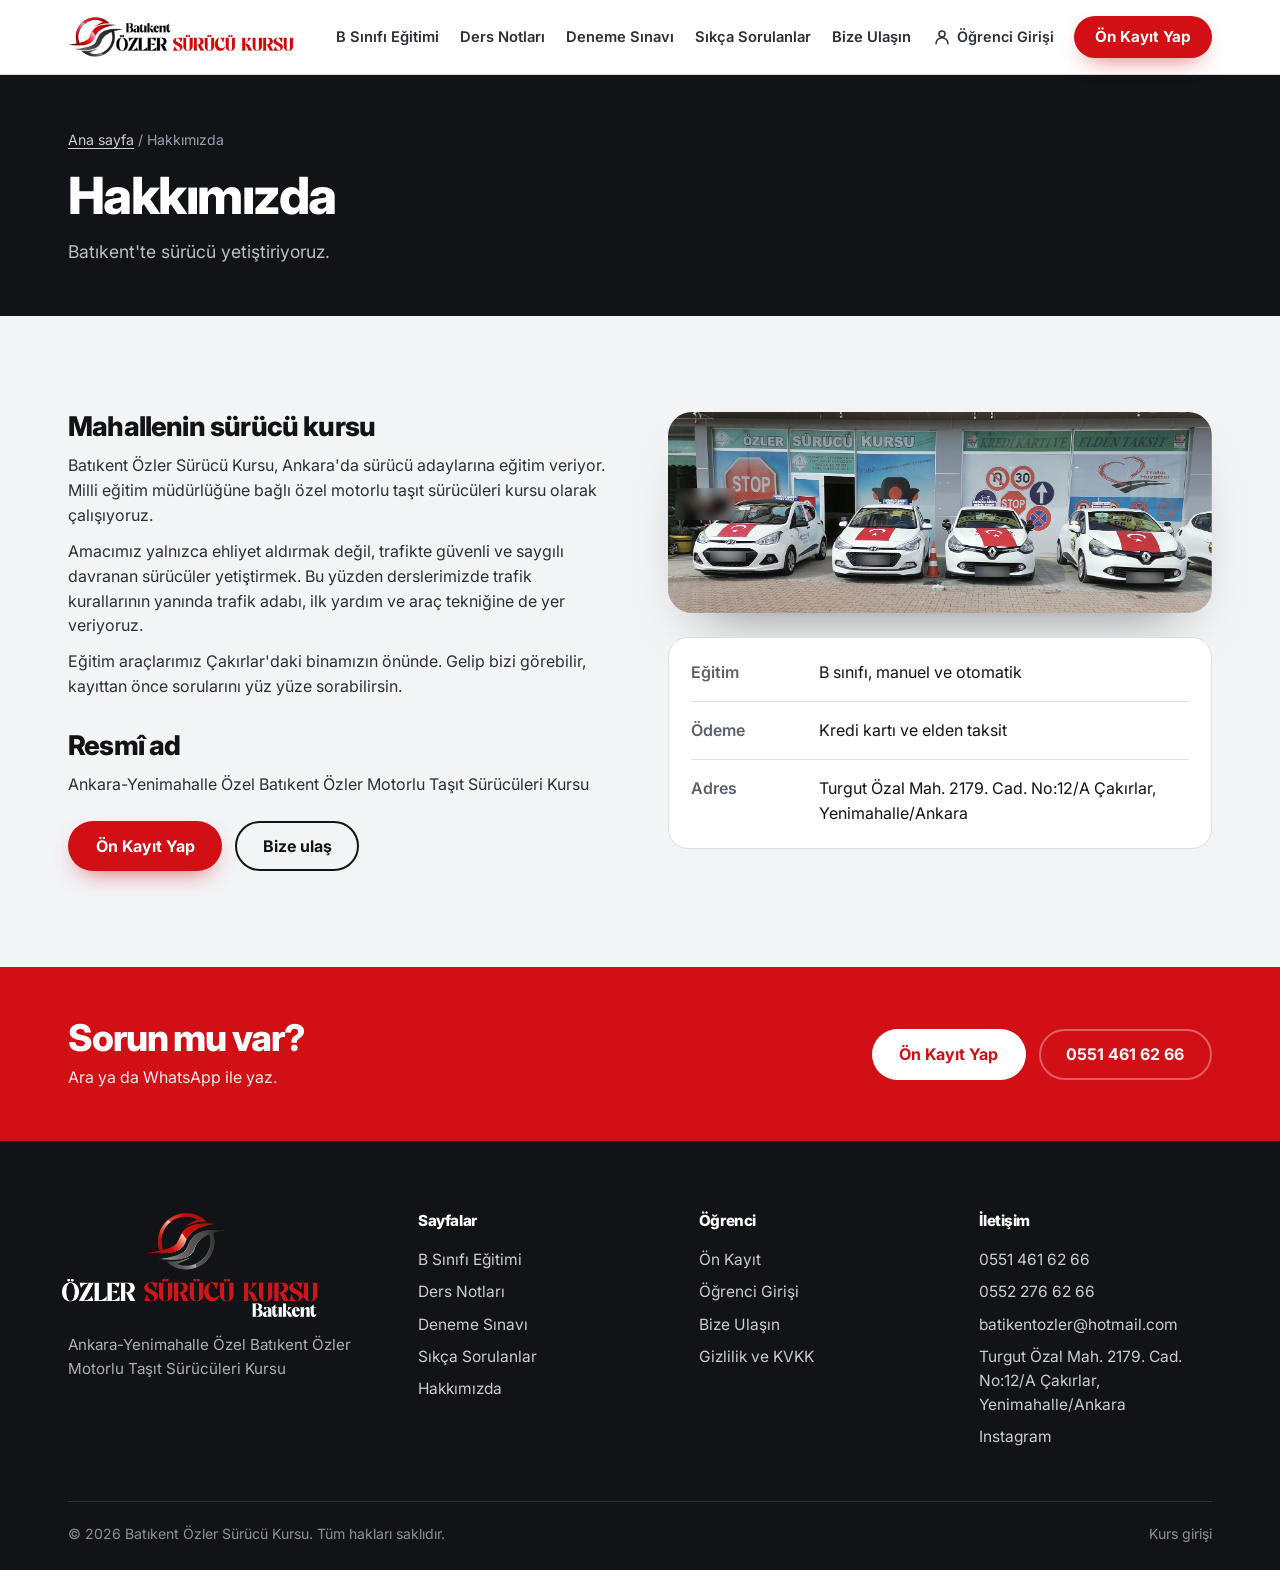
<file: hakkimizda.html>
<!doctype html>
<html lang="tr"><head><meta charset="utf-8"><meta name="viewport" content="width=device-width,initial-scale=1,viewport-fit=cover">
<title>Hakkımızda | Batıkent Özler Sürücü Kursu</title><meta name="description" content="Batıkent Özler Sürücü Kursu Ankara Batıkent&#x27;te sürücü adaylarına eğitim veriyor.">
<meta name="theme-color" content="#D10F14"><link rel="canonical" href="https://batikentozlersurucukursu.com/hakkimizda.html">
<meta property="og:type" content="website"><meta property="og:locale" content="tr_TR"><meta property="og:site_name" content="Batıkent Özler Sürücü Kursu">
<meta property="og:title" content="Hakkımızda | Batıkent Özler Sürücü Kursu"><meta property="og:description" content="Batıkent Özler Sürücü Kursu Ankara Batıkent&#x27;te sürücü adaylarına eğitim veriyor."><meta property="og:url" content="https://batikentozlersurucukursu.com/hakkimizda.html"><meta property="og:image" content="https://batikentozlersurucukursu.com/img/on-cephe.jpg">
<link rel="manifest" href="manifest.webmanifest"><link rel="icon" type="image/png" href="img/favicon.png"><link rel="apple-touch-icon" href="img/apple-touch-icon.png">
<link rel="preconnect" href="https://fonts.googleapis.com"><link rel="preconnect" href="https://fonts.gstatic.com" crossorigin>
<link href="https://fonts.googleapis.com/css2?family=Inter:wght@400;500;600;700;800&display=swap" rel="stylesheet">
<link rel="stylesheet" href="css/stil.css">
</head><body data-sayfa="hakkimizda">
<a class="atla" href="#icerik">İçeriğe geç</a>
<header class="ust"><div class="sar">
<a class="logo" href="index.html" aria-label="Batıkent Özler Sürücü Kursu ana sayfa"><img src="img/logo-yatay.png" width="240" height="43" alt="Batıkent Özler Sürücü Kursu"></a>
<nav class="gezinti" id="menu" aria-label="Ana menü"><ul class="menu"><li><a href="b-sinifi.html">B Sınıfı Eğitimi</a></li><li><a href="ders-notlari.html">Ders Notları</a></li><li><a href="deneme-sinavi.html">Deneme Sınavı</a></li><li><a href="sss.html">Sıkça Sorulanlar</a></li><li><a href="iletisim.html">Bize Ulaşın</a></li></ul>
<div class="ust-sag"><a class="ogr-link" href="ogrenci.html"><svg viewBox="0 0 24 24" fill="none" stroke="currentColor" stroke-width="2" stroke-linecap="round" stroke-linejoin="round" width="18" height="18"><circle cx="12" cy="8" r="4"/><path d="M4 21a8 8 0 0 1 16 0"/></svg> Öğrenci Girişi</a><a class="dugme d-kirmizi kucuk" href="basvuru.html">Ön Kayıt Yap</a></div></nav>
<button class="hamb" type="button" aria-label="Menüyü aç" aria-expanded="false" aria-controls="menu"><span></span><span></span><span></span></button>
</div></header>
<main id="icerik">
<section class="sayfa-bas"><div class="sar"><div class="kirinti"><a href="index.html">Ana sayfa</a> / Hakkımızda</div><h1>Hakkımızda</h1><p>Batıkent'te sürücü yetiştiriyoruz.</p></div></section>
<section class="bolum"><div class="sar yan ustte"><div class="metin"><h2>Mahallenin sürücü kursu</h2>
<p>Batıkent Özler Sürücü Kursu, Ankara'da sürücü adaylarına eğitim veriyor. Milli eğitim müdürlüğüne bağlı özel motorlu taşıt sürücüleri kursu olarak çalışıyoruz.</p>
<p>Amacımız yalnızca ehliyet aldırmak değil, trafikte güvenli ve saygılı davranan sürücüler yetiştirmek. Bu yüzden derslerimizde trafik kurallarının yanında trafik adabı, ilk yardım ve araç tekniğine de yer veriyoruz.</p>
<p>Eğitim araçlarımız Çakırlar'daki binamızın önünde. Gelip bizi görebilir, kayıttan önce sorularını yüz yüze sorabilirsin.</p>
<h2>Resmî ad</h2><p>Ankara-Yenimahalle Özel Batıkent Özler Motorlu Taşıt Sürücüleri Kursu</p>
<div class="dugmeler" style="margin-top:1.5rem"><a class="dugme d-kirmizi" href="basvuru.html">Ön Kayıt Yap</a><a class="dugme d-cerceve" href="iletisim.html">Bize ulaş</a></div></div>
<div><img src="img/on-cephe.jpg" width="1800" height="663" alt="Kursun binası ve eğitim araçları" style="border-radius:24px;box-shadow:0 30px 60px -36px #11131799">
<ul class="bilgi-liste" style="margin-top:1.5rem"><li><b>Eğitim</b><span>B sınıfı, manuel ve otomatik</span></li><li><b>Ödeme</b><span>Kredi kartı ve elden taksit</span></li><li><b>Adres</b><span data-k="adres">Turgut Özal Mah. 2179. Cad. No:12/A Çakırlar, Yenimahalle/Ankara</span></li></ul></div></div></section>
<section class="bolum beyaz" data-galeri-bolum hidden><div class="sar"><div class="bas"><h2>Kursumuzdan kareler</h2></div><div class="galeri" id="galeriKutu"></div></div></section>
<section class="bant"><div class="sar"><div><h2>Sorun mu var?</h2><p>Ara ya da WhatsApp ile yaz.</p></div><div class="dugmeler"><a class="dugme d-beyaz" href="basvuru.html">Ön Kayıt Yap</a><a class="dugme d-hayalet" data-k="telefon1" data-h="tel" href="tel:+905514616266">0551 461 62 66</a></div></div></section>
</main>
<footer class="alt"><div class="sar"><div class="alt-izgara">
<div><img src="img/logo-koyu-zemin.png" width="1000" height="407" alt="Batıkent Özler Sürücü Kursu"><p>Ankara-Yenimahalle Özel Batıkent Özler Motorlu Taşıt Sürücüleri Kursu</p></div>
<div><h4>Sayfalar</h4><ul><li><a href="b-sinifi.html">B Sınıfı Eğitimi</a></li><li><a href="ders-notlari.html">Ders Notları</a></li><li><a href="deneme-sinavi.html">Deneme Sınavı</a></li><li><a href="sss.html">Sıkça Sorulanlar</a></li><li><a href="hakkimizda.html">Hakkımızda</a></li></ul></div>
<div><h4>Öğrenci</h4><ul><li><a href="basvuru.html">Ön Kayıt</a></li><li><a href="ogrenci.html">Öğrenci Girişi</a></li><li><a href="iletisim.html">Bize Ulaşın</a></li><li><a href="kvkk.html">Gizlilik ve KVKK</a></li></ul></div>
<div><h4>İletişim</h4><ul><li><a data-k="telefon1" data-h="tel" href="tel:+905514616266">0551 461 62 66</a></li><li><a data-k="telefon2" data-h="tel" href="tel:+905522766266">0552 276 62 66</a></li><li><a data-k="eposta" data-h="mail" href="mailto:batikentozler@hotmail.com">batikentozler@hotmail.com</a></li><li data-k="adres">Turgut Özal Mah. 2179. Cad. No:12/A Çakırlar, Yenimahalle/Ankara</li>
<li><a data-k="instagram" data-h="url" data-t="Instagram" href="https://www.instagram.com/batikentozlersurucukursu/" target="_blank" rel="noopener">Instagram</a></li><li hidden><a data-k="youtube" data-h="url" data-t="YouTube" href="#" target="_blank" rel="noopener" hidden>YouTube</a></li><li hidden><a data-k="facebook" data-h="url" data-t="Facebook" href="#" target="_blank" rel="noopener" hidden>Facebook</a></li></ul></div>
</div><div class="telif"><span>© 2026 Batıkent Özler Sürücü Kursu. Tüm hakları saklıdır.</span><a href="yonetim.html" rel="nofollow">Kurs girişi</a></div></div></footer>
<div class="mobil-cubuk" aria-label="Hızlı işlemler">
<a href="tel:+905514616266" data-k="telefon1" data-h="tel" data-t="Ara"><svg viewBox="0 0 24 24" fill="none" stroke="currentColor" stroke-width="2" stroke-linecap="round" stroke-linejoin="round"><path d="M22 16.9v3a2 2 0 0 1-2.2 2 19.8 19.8 0 0 1-8.6-3.1 19.5 19.5 0 0 1-6-6A19.8 19.8 0 0 1 2.1 4.2 2 2 0 0 1 4.1 2h3a2 2 0 0 1 2 1.7c.1 1 .4 1.9.7 2.8a2 2 0 0 1-.5 2.1L8.1 9.9a16 16 0 0 0 6 6l1.3-1.3a2 2 0 0 1 2.1-.4c.9.3 1.8.6 2.8.7a2 2 0 0 1 1.7 2z"/></svg>Ara</a>
<a class="w" href="https://wa.me/905514616266" data-k="whatsapp" data-h="wa" data-t="WhatsApp" target="_blank" rel="noopener"><svg viewBox="0 0 24 24" fill="none" stroke="currentColor" stroke-width="2" stroke-linecap="round" stroke-linejoin="round"><path d="M21 11.5a8.4 8.4 0 0 1-12.4 7.4L3 20.5l1.7-5.4A8.4 8.4 0 1 1 21 11.5z"/><path d="M9 9.5c.3 2.2 2.3 4.2 4.5 4.6l1.2-1.2-1.7-1-.8.6a3.4 3.4 0 0 1-1.5-1.5l.6-.8-1-1.7z" fill="currentColor" stroke="none"/></svg>WhatsApp</a>
<a class="b" href="basvuru.html"><svg viewBox="0 0 24 24" fill="none" stroke="currentColor" stroke-width="2" stroke-linecap="round" stroke-linejoin="round"><path d="M14 3H7a2 2 0 0 0-2 2v14a2 2 0 0 0 2 2h10a2 2 0 0 0 2-2V8z"/><path d="M14 3v5h5M9 13h6M9 17h6"/></svg>Ön Kayıt</a></div>
<script src="js/vendor/supabase.js"></script>
<script src="js/config.js"></script>
<script src="js/ayar.js"></script>
<script src="js/veri.js"></script>
<script src="js/ortak.js"></script>
<script src="js/sayfalar.js"></script>
</body></html>
</file>
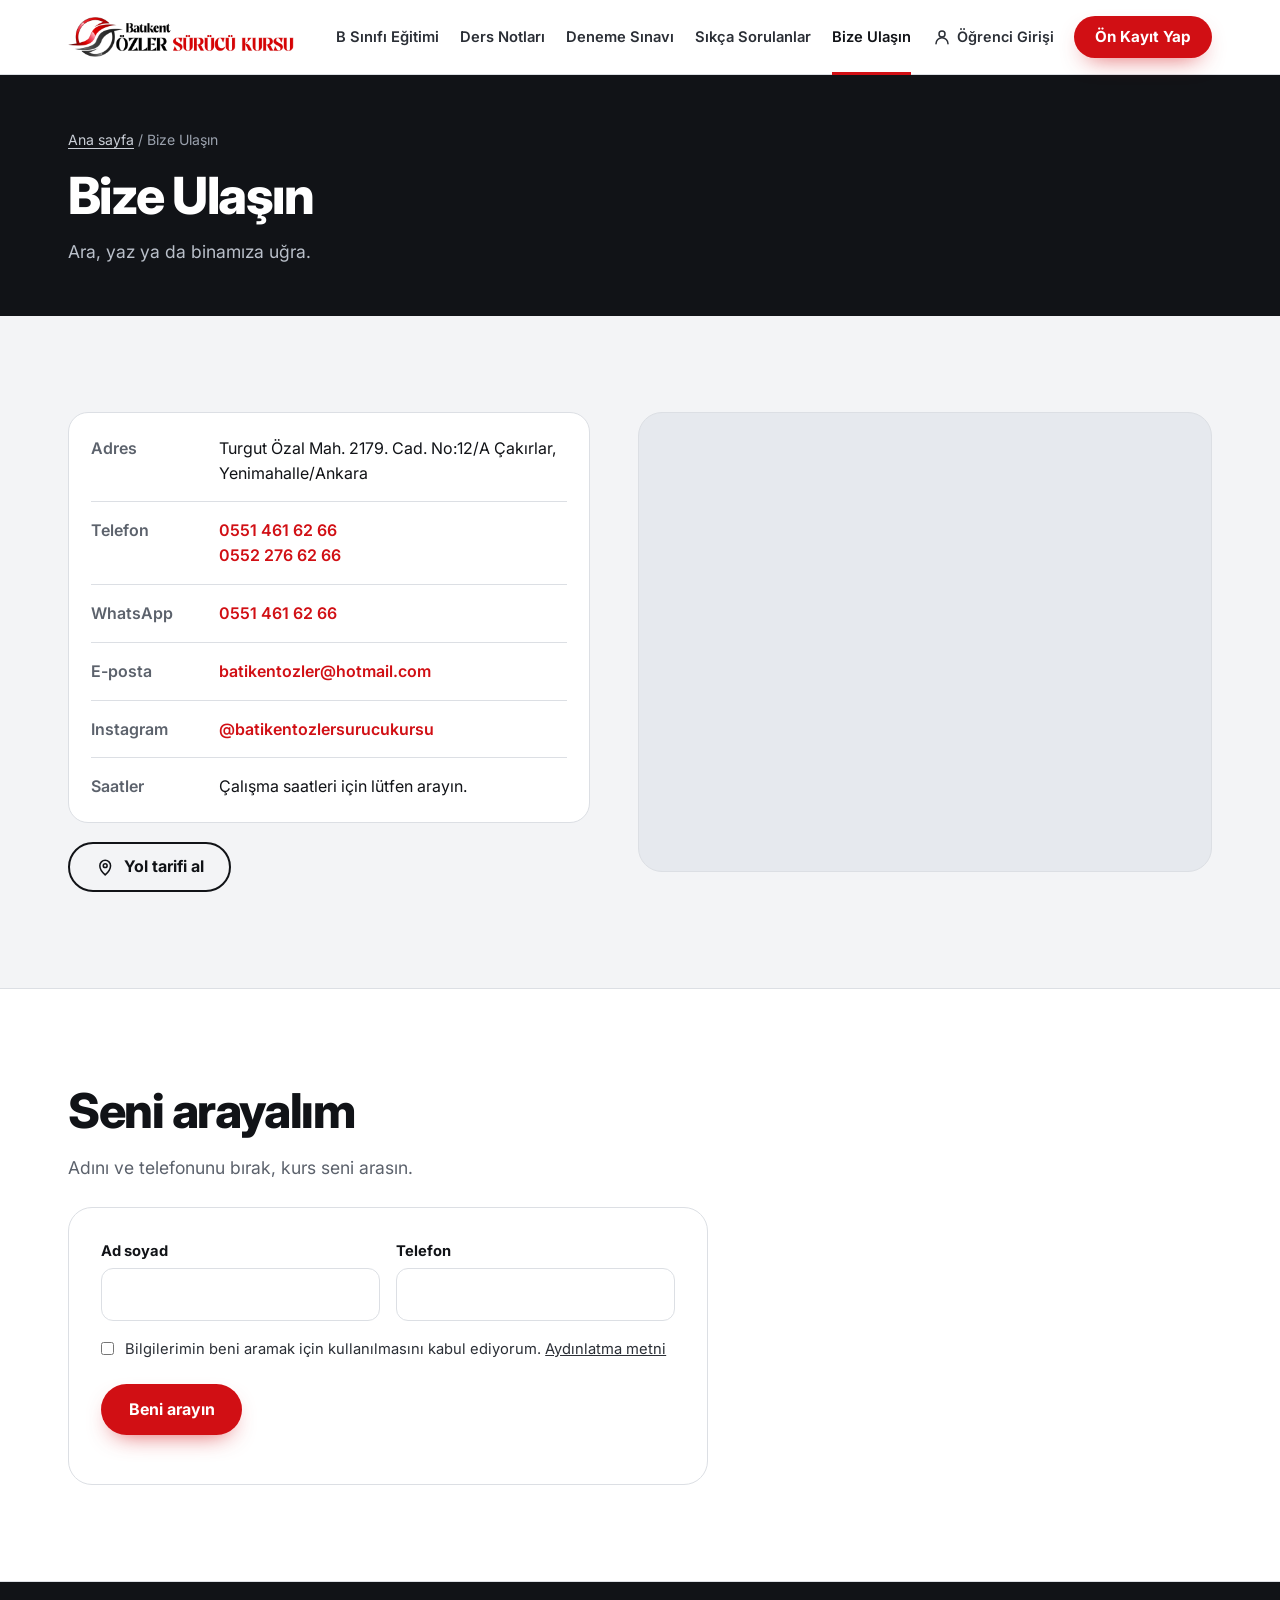
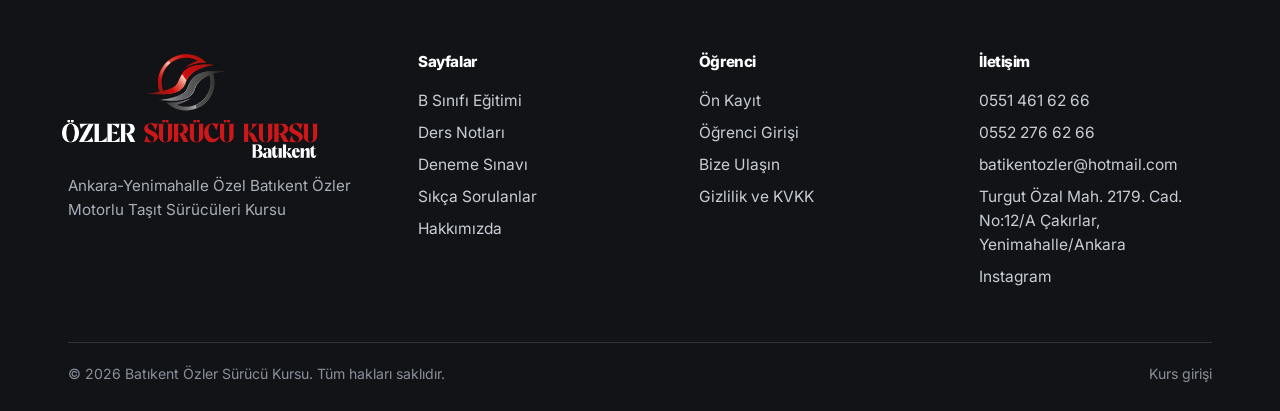
<file: iletisim.html>
<!doctype html>
<html lang="tr"><head><meta charset="utf-8"><meta name="viewport" content="width=device-width,initial-scale=1,viewport-fit=cover">
<title>Bize Ulaşın | Batıkent Özler Sürücü Kursu</title><meta name="description" content="Batıkent Özler Sürücü Kursu adres, telefon, WhatsApp ve e-posta bilgileri. Turgut Özal Mah. Çakırlar, Yenimahalle/Ankara.">
<meta name="theme-color" content="#D10F14"><link rel="canonical" href="https://batikentozlersurucukursu.com/iletisim.html">
<meta property="og:type" content="website"><meta property="og:locale" content="tr_TR"><meta property="og:site_name" content="Batıkent Özler Sürücü Kursu">
<meta property="og:title" content="Bize Ulaşın | Batıkent Özler Sürücü Kursu"><meta property="og:description" content="Batıkent Özler Sürücü Kursu adres, telefon, WhatsApp ve e-posta bilgileri. Turgut Özal Mah. Çakırlar, Yenimahalle/Ankara."><meta property="og:url" content="https://batikentozlersurucukursu.com/iletisim.html"><meta property="og:image" content="https://batikentozlersurucukursu.com/img/on-cephe.jpg">
<link rel="manifest" href="manifest.webmanifest"><link rel="icon" type="image/png" href="img/favicon.png"><link rel="apple-touch-icon" href="img/apple-touch-icon.png">
<link rel="preconnect" href="https://fonts.googleapis.com"><link rel="preconnect" href="https://fonts.gstatic.com" crossorigin>
<link href="https://fonts.googleapis.com/css2?family=Inter:wght@400;500;600;700;800&display=swap" rel="stylesheet">
<link rel="stylesheet" href="css/stil.css">
</head><body data-sayfa="iletisim">
<a class="atla" href="#icerik">İçeriğe geç</a>
<header class="ust"><div class="sar">
<a class="logo" href="index.html" aria-label="Batıkent Özler Sürücü Kursu ana sayfa"><img src="img/logo-yatay.png" width="240" height="43" alt="Batıkent Özler Sürücü Kursu"></a>
<nav class="gezinti" id="menu" aria-label="Ana menü"><ul class="menu"><li><a href="b-sinifi.html">B Sınıfı Eğitimi</a></li><li><a href="ders-notlari.html">Ders Notları</a></li><li><a href="deneme-sinavi.html">Deneme Sınavı</a></li><li><a href="sss.html">Sıkça Sorulanlar</a></li><li><a href="iletisim.html" aria-current="page">Bize Ulaşın</a></li></ul>
<div class="ust-sag"><a class="ogr-link" href="ogrenci.html"><svg viewBox="0 0 24 24" fill="none" stroke="currentColor" stroke-width="2" stroke-linecap="round" stroke-linejoin="round" width="18" height="18"><circle cx="12" cy="8" r="4"/><path d="M4 21a8 8 0 0 1 16 0"/></svg> Öğrenci Girişi</a><a class="dugme d-kirmizi kucuk" href="basvuru.html">Ön Kayıt Yap</a></div></nav>
<button class="hamb" type="button" aria-label="Menüyü aç" aria-expanded="false" aria-controls="menu"><span></span><span></span><span></span></button>
</div></header>
<main id="icerik">
<section class="sayfa-bas"><div class="sar"><div class="kirinti"><a href="index.html">Ana sayfa</a> / Bize Ulaşın</div><h1>Bize Ulaşın</h1><p>Ara, yaz ya da binamıza uğra.</p></div></section>
<section class="bolum"><div class="sar"><div class="iletisim"><div><ul class="bilgi-liste">
<li><b>Adres</b><span data-k="adres">Turgut Özal Mah. 2179. Cad. No:12/A Çakırlar, Yenimahalle/Ankara</span></li>
<li><b>Telefon</b><span><a data-k="telefon1" data-h="tel" href="tel:+905514616266">0551 461 62 66</a><br><a data-k="telefon2" data-h="tel" href="tel:+905522766266">0552 276 62 66</a></span></li>
<li><b>WhatsApp</b><span><a data-k="whatsapp" data-h="wa" href="https://wa.me/905514616266?text=Merhaba%2C%20B%20s%C4%B1n%C4%B1f%C4%B1%20ehliyet%20kursu%20hakk%C4%B1nda%20bilgi%20almak%20istiyorum." target="_blank" rel="noopener">0551 461 62 66</a></span></li>
<li><b>E-posta</b><span><a data-k="eposta" data-h="mail" href="mailto:batikentozler@hotmail.com">batikentozler@hotmail.com</a></span></li>
<li><b>Instagram</b><span><a data-k="instagram" data-h="url" data-t="@batikentozlersurucukursu" href="https://www.instagram.com/batikentozlersurucukursu/" target="_blank" rel="noopener">@batikentozlersurucukursu</a></span></li>
<li><b>Saatler</b><span data-k="saatler">Çalışma saatleri için lütfen arayın.</span></li></ul><p style="margin-top:1.2rem"><a class="dugme d-cerceve" href="https://www.google.com/maps/search/?api=1&query=Turgut+%C3%96zal+Mah.+2179.+Cad.+No%3A12%2FA+%C3%87ak%C4%B1rlar+Yenimahalle+Ankara" target="_blank" rel="noopener"><svg viewBox="0 0 24 24" fill="none" stroke="currentColor" stroke-width="2" stroke-linecap="round" stroke-linejoin="round"><path d="M12 22s7-6.2 7-12a7 7 0 1 0-14 0c0 5.8 7 12 7 12z"/><circle cx="12" cy="10" r="2.5"/></svg> Yol tarifi al</a></p></div>
<div class="harita-kutu"><iframe class="harita" title="Kursun haritadaki konumu" loading="lazy" referrerpolicy="no-referrer-when-downgrade" src="https://www.google.com/maps?q=Turgut+%C3%96zal+Mah.+2179.+Cad.+No%3A12%2FA+%C3%87ak%C4%B1rlar+Yenimahalle+Ankara&output=embed"></iframe></div></div></div></section>
<section class="bolum beyaz"><div class="sar"><div class="bas" style="margin-bottom:1.6rem"><h2>Seni arayalım</h2><p>Adını ve telefonunu bırak, kurs seni arasın.</p></div>
<form class="form" id="aramaForm" novalidate style="max-width:40rem"><div class="satir"><div><label for="aAd">Ad soyad</label><input id="aAd" type="text" maxlength="80" autocomplete="name" required></div><div><label for="aTel">Telefon</label><input id="aTel" type="tel" maxlength="20" inputmode="tel" autocomplete="tel" required></div></div>
<div class="sakla" aria-hidden="true"><label>Web sitesi<input type="text" id="aBal" tabindex="-1" autocomplete="off"></label></div>
<label class="secenek"><input type="checkbox" id="aOnay" required><span>Bilgilerimin beni aramak için kullanılmasını kabul ediyorum. <a href="kvkk.html" target="_blank">Aydınlatma metni</a></span></label>
<div><button class="dugme d-kirmizi" type="submit" id="aGonder">Beni arayın</button></div><div id="aMesaj" role="status" aria-live="polite"></div></form></div></section>
</main>
<footer class="alt"><div class="sar"><div class="alt-izgara">
<div><img src="img/logo-koyu-zemin.png" width="1000" height="407" alt="Batıkent Özler Sürücü Kursu"><p>Ankara-Yenimahalle Özel Batıkent Özler Motorlu Taşıt Sürücüleri Kursu</p></div>
<div><h4>Sayfalar</h4><ul><li><a href="b-sinifi.html">B Sınıfı Eğitimi</a></li><li><a href="ders-notlari.html">Ders Notları</a></li><li><a href="deneme-sinavi.html">Deneme Sınavı</a></li><li><a href="sss.html">Sıkça Sorulanlar</a></li><li><a href="hakkimizda.html">Hakkımızda</a></li></ul></div>
<div><h4>Öğrenci</h4><ul><li><a href="basvuru.html">Ön Kayıt</a></li><li><a href="ogrenci.html">Öğrenci Girişi</a></li><li><a href="iletisim.html">Bize Ulaşın</a></li><li><a href="kvkk.html">Gizlilik ve KVKK</a></li></ul></div>
<div><h4>İletişim</h4><ul><li><a data-k="telefon1" data-h="tel" href="tel:+905514616266">0551 461 62 66</a></li><li><a data-k="telefon2" data-h="tel" href="tel:+905522766266">0552 276 62 66</a></li><li><a data-k="eposta" data-h="mail" href="mailto:batikentozler@hotmail.com">batikentozler@hotmail.com</a></li><li data-k="adres">Turgut Özal Mah. 2179. Cad. No:12/A Çakırlar, Yenimahalle/Ankara</li>
<li><a data-k="instagram" data-h="url" data-t="Instagram" href="https://www.instagram.com/batikentozlersurucukursu/" target="_blank" rel="noopener">Instagram</a></li><li hidden><a data-k="youtube" data-h="url" data-t="YouTube" href="#" target="_blank" rel="noopener" hidden>YouTube</a></li><li hidden><a data-k="facebook" data-h="url" data-t="Facebook" href="#" target="_blank" rel="noopener" hidden>Facebook</a></li></ul></div>
</div><div class="telif"><span>© 2026 Batıkent Özler Sürücü Kursu. Tüm hakları saklıdır.</span><a href="yonetim.html" rel="nofollow">Kurs girişi</a></div></div></footer>
<div class="mobil-cubuk" aria-label="Hızlı işlemler">
<a href="tel:+905514616266" data-k="telefon1" data-h="tel" data-t="Ara"><svg viewBox="0 0 24 24" fill="none" stroke="currentColor" stroke-width="2" stroke-linecap="round" stroke-linejoin="round"><path d="M22 16.9v3a2 2 0 0 1-2.2 2 19.8 19.8 0 0 1-8.6-3.1 19.5 19.5 0 0 1-6-6A19.8 19.8 0 0 1 2.1 4.2 2 2 0 0 1 4.1 2h3a2 2 0 0 1 2 1.7c.1 1 .4 1.9.7 2.8a2 2 0 0 1-.5 2.1L8.1 9.9a16 16 0 0 0 6 6l1.3-1.3a2 2 0 0 1 2.1-.4c.9.3 1.8.6 2.8.7a2 2 0 0 1 1.7 2z"/></svg>Ara</a>
<a class="w" href="https://wa.me/905514616266" data-k="whatsapp" data-h="wa" data-t="WhatsApp" target="_blank" rel="noopener"><svg viewBox="0 0 24 24" fill="none" stroke="currentColor" stroke-width="2" stroke-linecap="round" stroke-linejoin="round"><path d="M21 11.5a8.4 8.4 0 0 1-12.4 7.4L3 20.5l1.7-5.4A8.4 8.4 0 1 1 21 11.5z"/><path d="M9 9.5c.3 2.2 2.3 4.2 4.5 4.6l1.2-1.2-1.7-1-.8.6a3.4 3.4 0 0 1-1.5-1.5l.6-.8-1-1.7z" fill="currentColor" stroke="none"/></svg>WhatsApp</a>
<a class="b" href="basvuru.html"><svg viewBox="0 0 24 24" fill="none" stroke="currentColor" stroke-width="2" stroke-linecap="round" stroke-linejoin="round"><path d="M14 3H7a2 2 0 0 0-2 2v14a2 2 0 0 0 2 2h10a2 2 0 0 0 2-2V8z"/><path d="M14 3v5h5M9 13h6M9 17h6"/></svg>Ön Kayıt</a></div>
<script src="js/vendor/supabase.js"></script>
<script src="js/config.js"></script>
<script src="js/ayar.js"></script>
<script src="js/veri.js"></script>
<script src="js/ortak.js"></script>
<script src="js/sayfalar.js"></script>
</body></html>
</file>
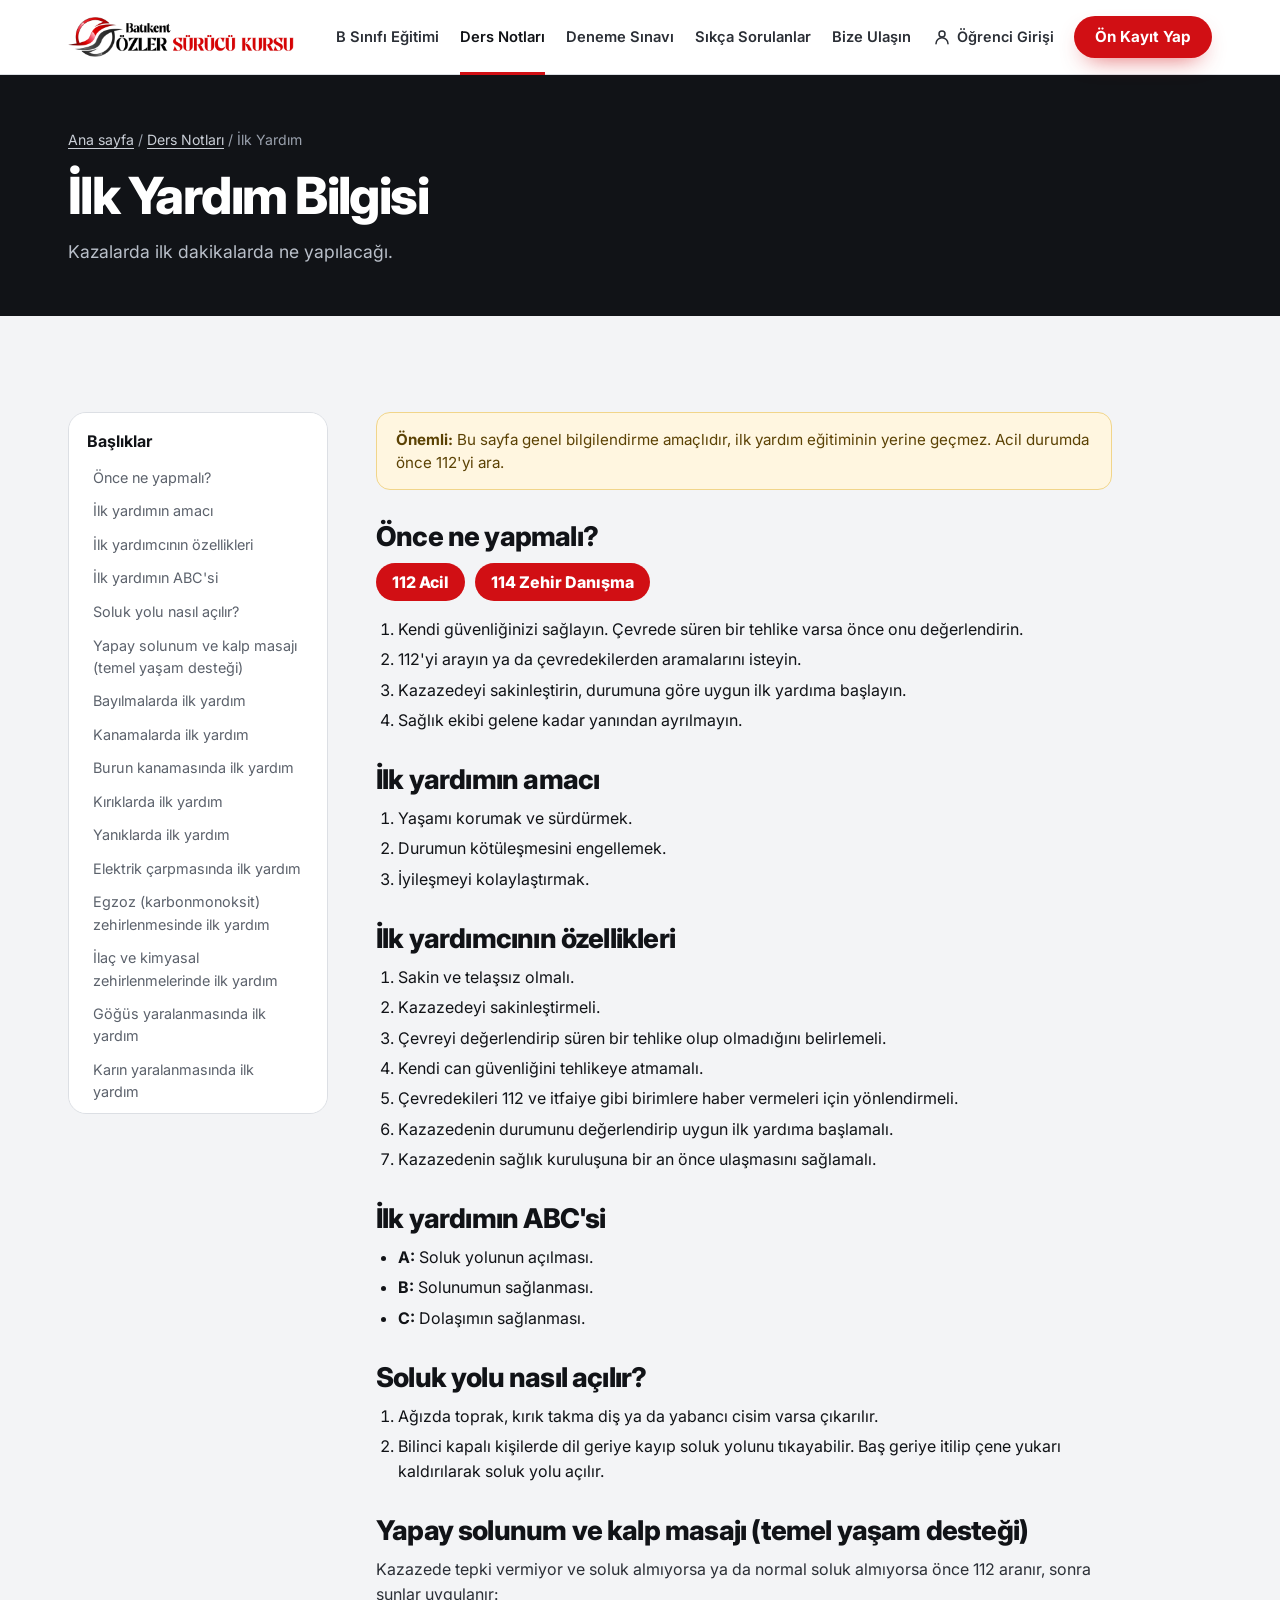
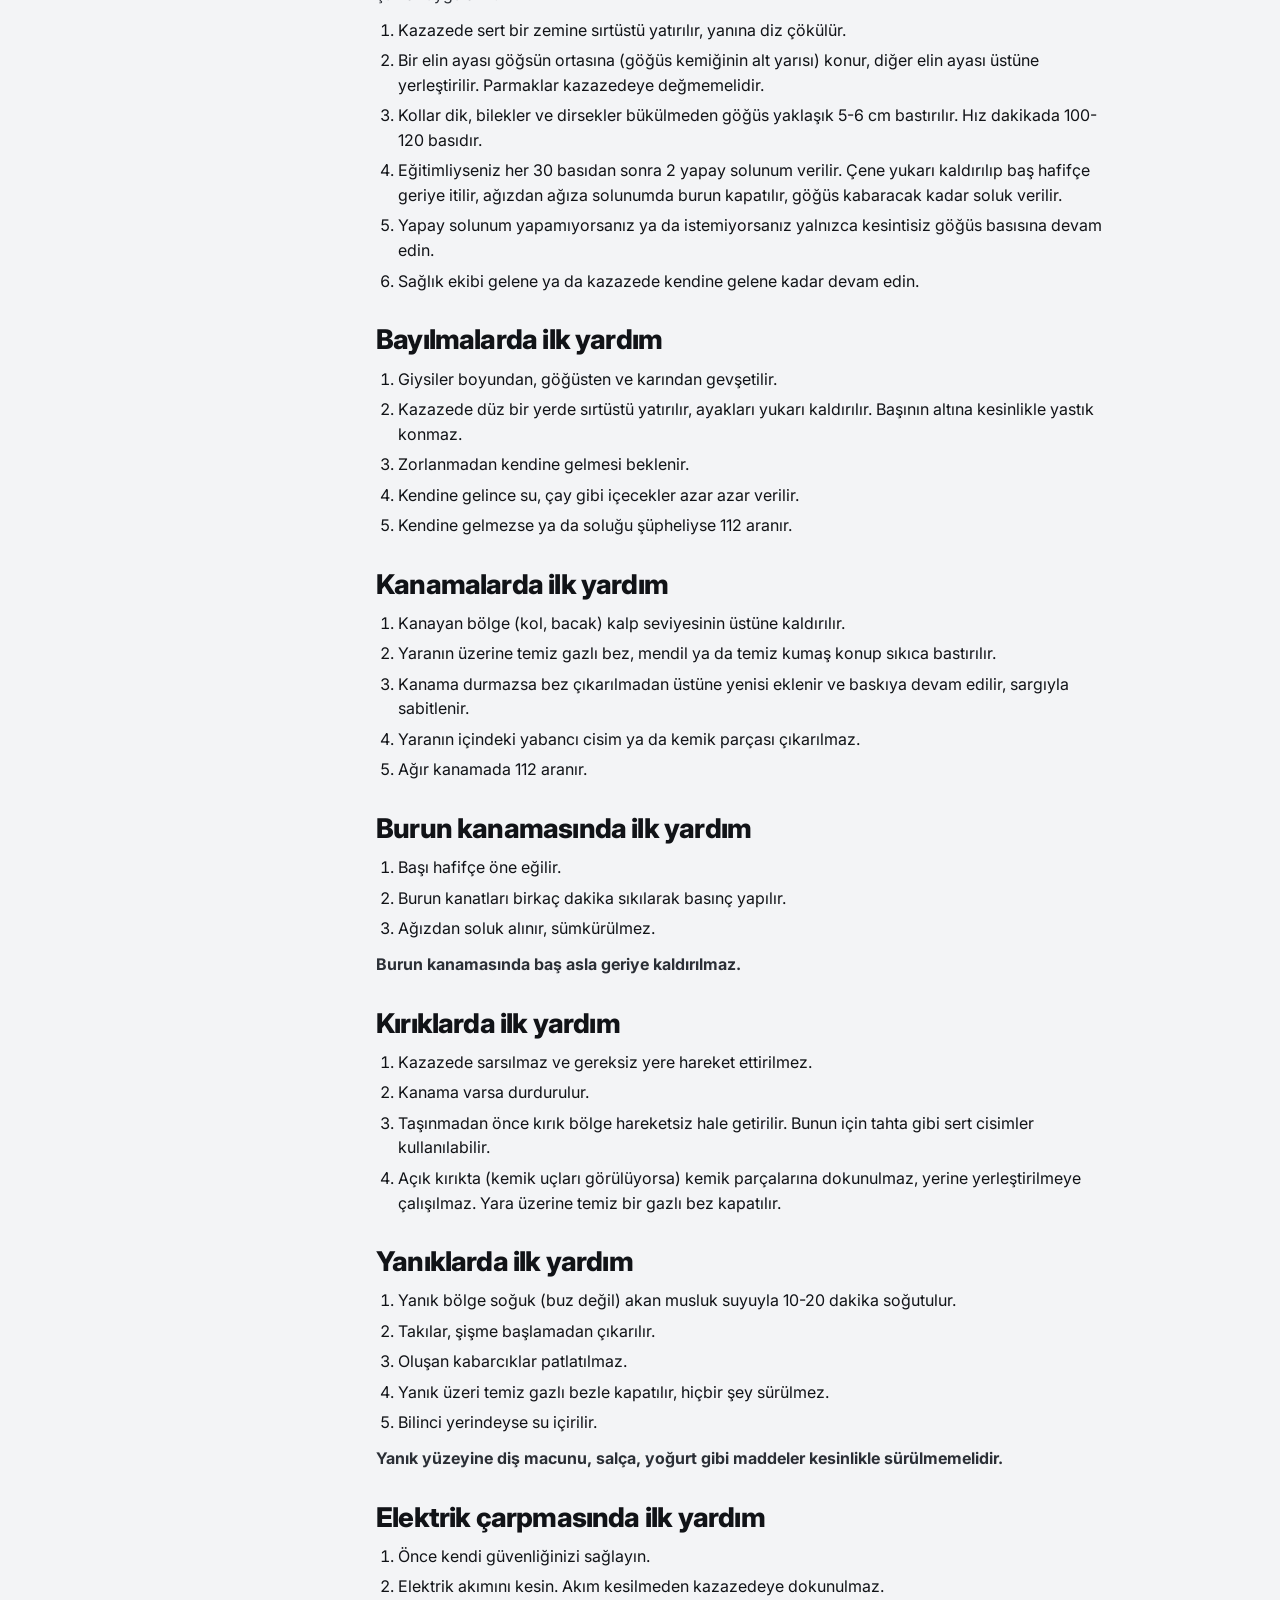
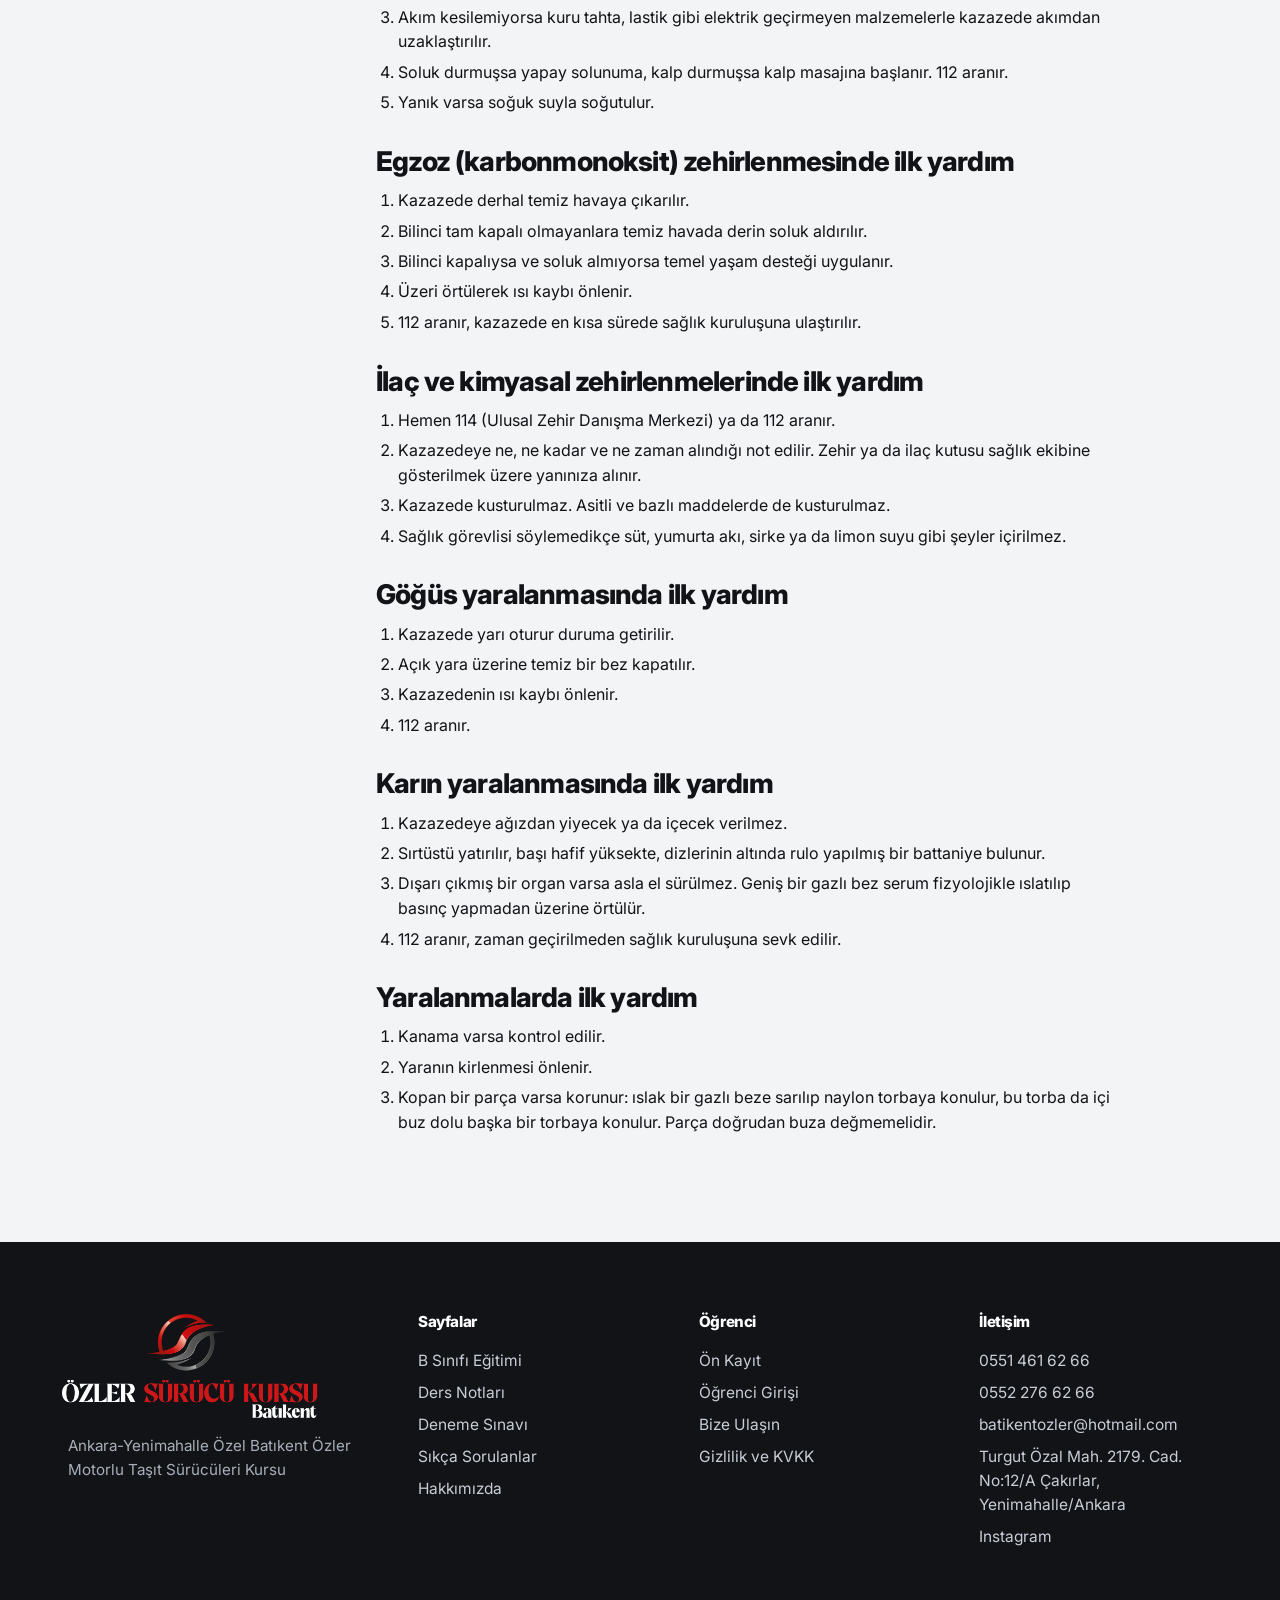
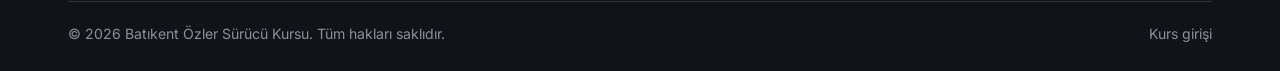
<file: ilk-yardim.html>
<!doctype html>
<html lang="tr"><head><meta charset="utf-8"><meta name="viewport" content="width=device-width,initial-scale=1,viewport-fit=cover">
<title>İlk Yardım Bilgisi | Batıkent Özler Sürücü Kursu</title><meta name="description" content="Sürücü adayları için ilk yardım bilgisi: temel yaşam desteği, kanama, yanık, kırık, bayılma ve zehirlenmede ilk yardım.">
<meta name="theme-color" content="#D10F14"><link rel="canonical" href="https://batikentozlersurucukursu.com/ilk-yardim.html">
<meta property="og:type" content="website"><meta property="og:locale" content="tr_TR"><meta property="og:site_name" content="Batıkent Özler Sürücü Kursu">
<meta property="og:title" content="İlk Yardım Bilgisi | Batıkent Özler Sürücü Kursu"><meta property="og:description" content="Sürücü adayları için ilk yardım bilgisi: temel yaşam desteği, kanama, yanık, kırık, bayılma ve zehirlenmede ilk yardım."><meta property="og:url" content="https://batikentozlersurucukursu.com/ilk-yardim.html"><meta property="og:image" content="https://batikentozlersurucukursu.com/img/on-cephe.jpg">
<link rel="manifest" href="manifest.webmanifest"><link rel="icon" type="image/png" href="img/favicon.png"><link rel="apple-touch-icon" href="img/apple-touch-icon.png">
<link rel="preconnect" href="https://fonts.googleapis.com"><link rel="preconnect" href="https://fonts.gstatic.com" crossorigin>
<link href="https://fonts.googleapis.com/css2?family=Inter:wght@400;500;600;700;800&display=swap" rel="stylesheet">
<link rel="stylesheet" href="css/stil.css">
</head><body data-sayfa="">
<a class="atla" href="#icerik">İçeriğe geç</a>
<header class="ust"><div class="sar">
<a class="logo" href="index.html" aria-label="Batıkent Özler Sürücü Kursu ana sayfa"><img src="img/logo-yatay.png" width="240" height="43" alt="Batıkent Özler Sürücü Kursu"></a>
<nav class="gezinti" id="menu" aria-label="Ana menü"><ul class="menu"><li><a href="b-sinifi.html">B Sınıfı Eğitimi</a></li><li><a href="ders-notlari.html" aria-current="page">Ders Notları</a></li><li><a href="deneme-sinavi.html">Deneme Sınavı</a></li><li><a href="sss.html">Sıkça Sorulanlar</a></li><li><a href="iletisim.html">Bize Ulaşın</a></li></ul>
<div class="ust-sag"><a class="ogr-link" href="ogrenci.html"><svg viewBox="0 0 24 24" fill="none" stroke="currentColor" stroke-width="2" stroke-linecap="round" stroke-linejoin="round" width="18" height="18"><circle cx="12" cy="8" r="4"/><path d="M4 21a8 8 0 0 1 16 0"/></svg> Öğrenci Girişi</a><a class="dugme d-kirmizi kucuk" href="basvuru.html">Ön Kayıt Yap</a></div></nav>
<button class="hamb" type="button" aria-label="Menüyü aç" aria-expanded="false" aria-controls="menu"><span></span><span></span><span></span></button>
</div></header>
<main id="icerik">
<section class="sayfa-bas"><div class="sar"><div class="kirinti"><a href="index.html">Ana sayfa</a> / <a href="ders-notlari.html">Ders Notları</a> / İlk Yardım</div><h1>İlk Yardım Bilgisi</h1><p>Kazalarda ilk dakikalarda ne yapılacağı.</p></div></section>
<section class="bolum"><div class="sar"><div class="ik-duzen"><nav class="hizli" aria-label="Bu sayfadaki başlıklar"><b>Başlıklar</b><a href="#b0">Önce ne yapmalı?</a><a href="#b1">İlk yardımın amacı</a><a href="#b2">İlk yardımcının özellikleri</a><a href="#b3">İlk yardımın ABC'si</a><a href="#b4">Soluk yolu nasıl açılır?</a><a href="#b5">Yapay solunum ve kalp masajı (temel yaşam desteği)</a><a href="#b6">Bayılmalarda ilk yardım</a><a href="#b7">Kanamalarda ilk yardım</a><a href="#b8">Burun kanamasında ilk yardım</a><a href="#b9">Kırıklarda ilk yardım</a><a href="#b10">Yanıklarda ilk yardım</a><a href="#b11">Elektrik çarpmasında ilk yardım</a><a href="#b12">Egzoz (karbonmonoksit) zehirlenmesinde ilk yardım</a><a href="#b13">İlaç ve kimyasal zehirlenmelerinde ilk yardım</a><a href="#b14">Göğüs yaralanmasında ilk yardım</a><a href="#b15">Karın yaralanmasında ilk yardım</a><a href="#b16">Yaralanmalarda ilk yardım</a></nav>
<div class="metin"><div class="uyari"><strong>Önemli:</strong> Bu sayfa genel bilgilendirme amaçlıdır, ilk yardım eğitiminin yerine geçmez. Acil durumda önce 112'yi ara.</div><h2 id="b0">Önce ne yapmalı?</h2><div class="acil"><span>112 Acil</span><span>114 Zehir Danışma</span></div>
<ol><li>Kendi güvenliğinizi sağlayın. Çevrede süren bir tehlike varsa önce onu değerlendirin.</li>
<li>112'yi arayın ya da çevredekilerden aramalarını isteyin.</li>
<li>Kazazedeyi sakinleştirin, durumuna göre uygun ilk yardıma başlayın.</li>
<li>Sağlık ekibi gelene kadar yanından ayrılmayın.</li></ol><h2 id="b1">İlk yardımın amacı</h2><ol><li>Yaşamı korumak ve sürdürmek.</li><li>Durumun kötüleşmesini engellemek.</li><li>İyileşmeyi kolaylaştırmak.</li></ol><h2 id="b2">İlk yardımcının özellikleri</h2><ol><li>Sakin ve telaşsız olmalı.</li><li>Kazazedeyi sakinleştirmeli.</li><li>Çevreyi değerlendirip süren bir tehlike olup olmadığını belirlemeli.</li><li>Kendi can güvenliğini tehlikeye atmamalı.</li><li>Çevredekileri 112 ve itfaiye gibi birimlere haber vermeleri için yönlendirmeli.</li><li>Kazazedenin durumunu değerlendirip uygun ilk yardıma başlamalı.</li><li>Kazazedenin sağlık kuruluşuna bir an önce ulaşmasını sağlamalı.</li></ol><h2 id="b3">İlk yardımın ABC'si</h2><ul><li><b>A:</b> Soluk yolunun açılması.</li><li><b>B:</b> Solunumun sağlanması.</li><li><b>C:</b> Dolaşımın sağlanması.</li></ul><h2 id="b4">Soluk yolu nasıl açılır?</h2><ol><li>Ağızda toprak, kırık takma diş ya da yabancı cisim varsa çıkarılır.</li><li>Bilinci kapalı kişilerde dil geriye kayıp soluk yolunu tıkayabilir. Baş geriye itilip çene yukarı kaldırılarak soluk yolu açılır.</li></ol><h2 id="b5">Yapay solunum ve kalp masajı (temel yaşam desteği)</h2><p>Kazazede tepki vermiyor ve soluk almıyorsa ya da normal soluk almıyorsa önce 112 aranır, sonra şunlar uygulanır:</p>
<ol><li>Kazazede sert bir zemine sırtüstü yatırılır, yanına diz çökülür.</li>
<li>Bir elin ayası göğsün ortasına (göğüs kemiğinin alt yarısı) konur, diğer elin ayası üstüne yerleştirilir. Parmaklar kazazedeye değmemelidir.</li>
<li>Kollar dik, bilekler ve dirsekler bükülmeden göğüs yaklaşık 5-6 cm bastırılır. Hız dakikada 100-120 basıdır.</li>
<li>Eğitimliyseniz her 30 basıdan sonra 2 yapay solunum verilir. Çene yukarı kaldırılıp baş hafifçe geriye itilir, ağızdan ağıza solunumda burun kapatılır, göğüs kabaracak kadar soluk verilir.</li>
<li>Yapay solunum yapamıyorsanız ya da istemiyorsanız yalnızca kesintisiz göğüs basısına devam edin.</li>
<li>Sağlık ekibi gelene ya da kazazede kendine gelene kadar devam edin.</li></ol><h2 id="b6">Bayılmalarda ilk yardım</h2><ol><li>Giysiler boyundan, göğüsten ve karından gevşetilir.</li><li>Kazazede düz bir yerde sırtüstü yatırılır, ayakları yukarı kaldırılır. Başının altına kesinlikle yastık konmaz.</li><li>Zorlanmadan kendine gelmesi beklenir.</li><li>Kendine gelince su, çay gibi içecekler azar azar verilir.</li><li>Kendine gelmezse ya da soluğu şüpheliyse 112 aranır.</li></ol><h2 id="b7">Kanamalarda ilk yardım</h2><ol><li>Kanayan bölge (kol, bacak) kalp seviyesinin üstüne kaldırılır.</li><li>Yaranın üzerine temiz gazlı bez, mendil ya da temiz kumaş konup sıkıca bastırılır.</li><li>Kanama durmazsa bez çıkarılmadan üstüne yenisi eklenir ve baskıya devam edilir, sargıyla sabitlenir.</li><li>Yaranın içindeki yabancı cisim ya da kemik parçası çıkarılmaz.</li><li>Ağır kanamada 112 aranır.</li></ol><h2 id="b8">Burun kanamasında ilk yardım</h2><ol><li>Başı hafifçe öne eğilir.</li><li>Burun kanatları birkaç dakika sıkılarak basınç yapılır.</li><li>Ağızdan soluk alınır, sümkürülmez.</li></ol><p><b>Burun kanamasında baş asla geriye kaldırılmaz.</b></p><h2 id="b9">Kırıklarda ilk yardım</h2><ol><li>Kazazede sarsılmaz ve gereksiz yere hareket ettirilmez.</li><li>Kanama varsa durdurulur.</li><li>Taşınmadan önce kırık bölge hareketsiz hale getirilir. Bunun için tahta gibi sert cisimler kullanılabilir.</li><li>Açık kırıkta (kemik uçları görülüyorsa) kemik parçalarına dokunulmaz, yerine yerleştirilmeye çalışılmaz. Yara üzerine temiz bir gazlı bez kapatılır.</li></ol><h2 id="b10">Yanıklarda ilk yardım</h2><ol><li>Yanık bölge soğuk (buz değil) akan musluk suyuyla 10-20 dakika soğutulur.</li><li>Takılar, şişme başlamadan çıkarılır.</li><li>Oluşan kabarcıklar patlatılmaz.</li><li>Yanık üzeri temiz gazlı bezle kapatılır, hiçbir şey sürülmez.</li><li>Bilinci yerindeyse su içirilir.</li></ol><p><b>Yanık yüzeyine diş macunu, salça, yoğurt gibi maddeler kesinlikle sürülmemelidir.</b></p><h2 id="b11">Elektrik çarpmasında ilk yardım</h2><ol><li>Önce kendi güvenliğinizi sağlayın.</li><li>Elektrik akımını kesin. Akım kesilmeden kazazedeye dokunulmaz.</li><li>Akım kesilemiyorsa kuru tahta, lastik gibi elektrik geçirmeyen malzemelerle kazazede akımdan uzaklaştırılır.</li><li>Soluk durmuşsa yapay solunuma, kalp durmuşsa kalp masajına başlanır. 112 aranır.</li><li>Yanık varsa soğuk suyla soğutulur.</li></ol><h2 id="b12">Egzoz (karbonmonoksit) zehirlenmesinde ilk yardım</h2><ol><li>Kazazede derhal temiz havaya çıkarılır.</li><li>Bilinci tam kapalı olmayanlara temiz havada derin soluk aldırılır.</li><li>Bilinci kapalıysa ve soluk almıyorsa temel yaşam desteği uygulanır.</li><li>Üzeri örtülerek ısı kaybı önlenir.</li><li>112 aranır, kazazede en kısa sürede sağlık kuruluşuna ulaştırılır.</li></ol><h2 id="b13">İlaç ve kimyasal zehirlenmelerinde ilk yardım</h2><ol><li>Hemen 114 (Ulusal Zehir Danışma Merkezi) ya da 112 aranır.</li><li>Kazazedeye ne, ne kadar ve ne zaman alındığı not edilir. Zehir ya da ilaç kutusu sağlık ekibine gösterilmek üzere yanınıza alınır.</li><li>Kazazede kusturulmaz. Asitli ve bazlı maddelerde de kusturulmaz.</li><li>Sağlık görevlisi söylemedikçe süt, yumurta akı, sirke ya da limon suyu gibi şeyler içirilmez.</li></ol><h2 id="b14">Göğüs yaralanmasında ilk yardım</h2><ol><li>Kazazede yarı oturur duruma getirilir.</li><li>Açık yara üzerine temiz bir bez kapatılır.</li><li>Kazazedenin ısı kaybı önlenir.</li><li>112 aranır.</li></ol><h2 id="b15">Karın yaralanmasında ilk yardım</h2><ol><li>Kazazedeye ağızdan yiyecek ya da içecek verilmez.</li><li>Sırtüstü yatırılır, başı hafif yüksekte, dizlerinin altında rulo yapılmış bir battaniye bulunur.</li><li>Dışarı çıkmış bir organ varsa asla el sürülmez. Geniş bir gazlı bez serum fizyolojikle ıslatılıp basınç yapmadan üzerine örtülür.</li><li>112 aranır, zaman geçirilmeden sağlık kuruluşuna sevk edilir.</li></ol><h2 id="b16">Yaralanmalarda ilk yardım</h2><ol><li>Kanama varsa kontrol edilir.</li><li>Yaranın kirlenmesi önlenir.</li><li>Kopan bir parça varsa korunur: ıslak bir gazlı beze sarılıp naylon torbaya konulur, bu torba da içi buz dolu başka bir torbaya konulur. Parça doğrudan buza değmemelidir.</li></ol></div></div></div></section>
</main>
<footer class="alt"><div class="sar"><div class="alt-izgara">
<div><img src="img/logo-koyu-zemin.png" width="1000" height="407" alt="Batıkent Özler Sürücü Kursu"><p>Ankara-Yenimahalle Özel Batıkent Özler Motorlu Taşıt Sürücüleri Kursu</p></div>
<div><h4>Sayfalar</h4><ul><li><a href="b-sinifi.html">B Sınıfı Eğitimi</a></li><li><a href="ders-notlari.html">Ders Notları</a></li><li><a href="deneme-sinavi.html">Deneme Sınavı</a></li><li><a href="sss.html">Sıkça Sorulanlar</a></li><li><a href="hakkimizda.html">Hakkımızda</a></li></ul></div>
<div><h4>Öğrenci</h4><ul><li><a href="basvuru.html">Ön Kayıt</a></li><li><a href="ogrenci.html">Öğrenci Girişi</a></li><li><a href="iletisim.html">Bize Ulaşın</a></li><li><a href="kvkk.html">Gizlilik ve KVKK</a></li></ul></div>
<div><h4>İletişim</h4><ul><li><a data-k="telefon1" data-h="tel" href="tel:+905514616266">0551 461 62 66</a></li><li><a data-k="telefon2" data-h="tel" href="tel:+905522766266">0552 276 62 66</a></li><li><a data-k="eposta" data-h="mail" href="mailto:batikentozler@hotmail.com">batikentozler@hotmail.com</a></li><li data-k="adres">Turgut Özal Mah. 2179. Cad. No:12/A Çakırlar, Yenimahalle/Ankara</li>
<li><a data-k="instagram" data-h="url" data-t="Instagram" href="https://www.instagram.com/batikentozlersurucukursu/" target="_blank" rel="noopener">Instagram</a></li><li hidden><a data-k="youtube" data-h="url" data-t="YouTube" href="#" target="_blank" rel="noopener" hidden>YouTube</a></li><li hidden><a data-k="facebook" data-h="url" data-t="Facebook" href="#" target="_blank" rel="noopener" hidden>Facebook</a></li></ul></div>
</div><div class="telif"><span>© 2026 Batıkent Özler Sürücü Kursu. Tüm hakları saklıdır.</span><a href="yonetim.html" rel="nofollow">Kurs girişi</a></div></div></footer>
<div class="mobil-cubuk" aria-label="Hızlı işlemler">
<a href="tel:+905514616266" data-k="telefon1" data-h="tel" data-t="Ara"><svg viewBox="0 0 24 24" fill="none" stroke="currentColor" stroke-width="2" stroke-linecap="round" stroke-linejoin="round"><path d="M22 16.9v3a2 2 0 0 1-2.2 2 19.8 19.8 0 0 1-8.6-3.1 19.5 19.5 0 0 1-6-6A19.8 19.8 0 0 1 2.1 4.2 2 2 0 0 1 4.1 2h3a2 2 0 0 1 2 1.7c.1 1 .4 1.9.7 2.8a2 2 0 0 1-.5 2.1L8.1 9.9a16 16 0 0 0 6 6l1.3-1.3a2 2 0 0 1 2.1-.4c.9.3 1.8.6 2.8.7a2 2 0 0 1 1.7 2z"/></svg>Ara</a>
<a class="w" href="https://wa.me/905514616266" data-k="whatsapp" data-h="wa" data-t="WhatsApp" target="_blank" rel="noopener"><svg viewBox="0 0 24 24" fill="none" stroke="currentColor" stroke-width="2" stroke-linecap="round" stroke-linejoin="round"><path d="M21 11.5a8.4 8.4 0 0 1-12.4 7.4L3 20.5l1.7-5.4A8.4 8.4 0 1 1 21 11.5z"/><path d="M9 9.5c.3 2.2 2.3 4.2 4.5 4.6l1.2-1.2-1.7-1-.8.6a3.4 3.4 0 0 1-1.5-1.5l.6-.8-1-1.7z" fill="currentColor" stroke="none"/></svg>WhatsApp</a>
<a class="b" href="basvuru.html"><svg viewBox="0 0 24 24" fill="none" stroke="currentColor" stroke-width="2" stroke-linecap="round" stroke-linejoin="round"><path d="M14 3H7a2 2 0 0 0-2 2v14a2 2 0 0 0 2 2h10a2 2 0 0 0 2-2V8z"/><path d="M14 3v5h5M9 13h6M9 17h6"/></svg>Ön Kayıt</a></div>
<script src="js/vendor/supabase.js"></script>
<script src="js/config.js"></script>
<script src="js/ayar.js"></script>
<script src="js/veri.js"></script>
<script src="js/ortak.js"></script>
<script src="js/sayfalar.js"></script>
</body></html>
</file>
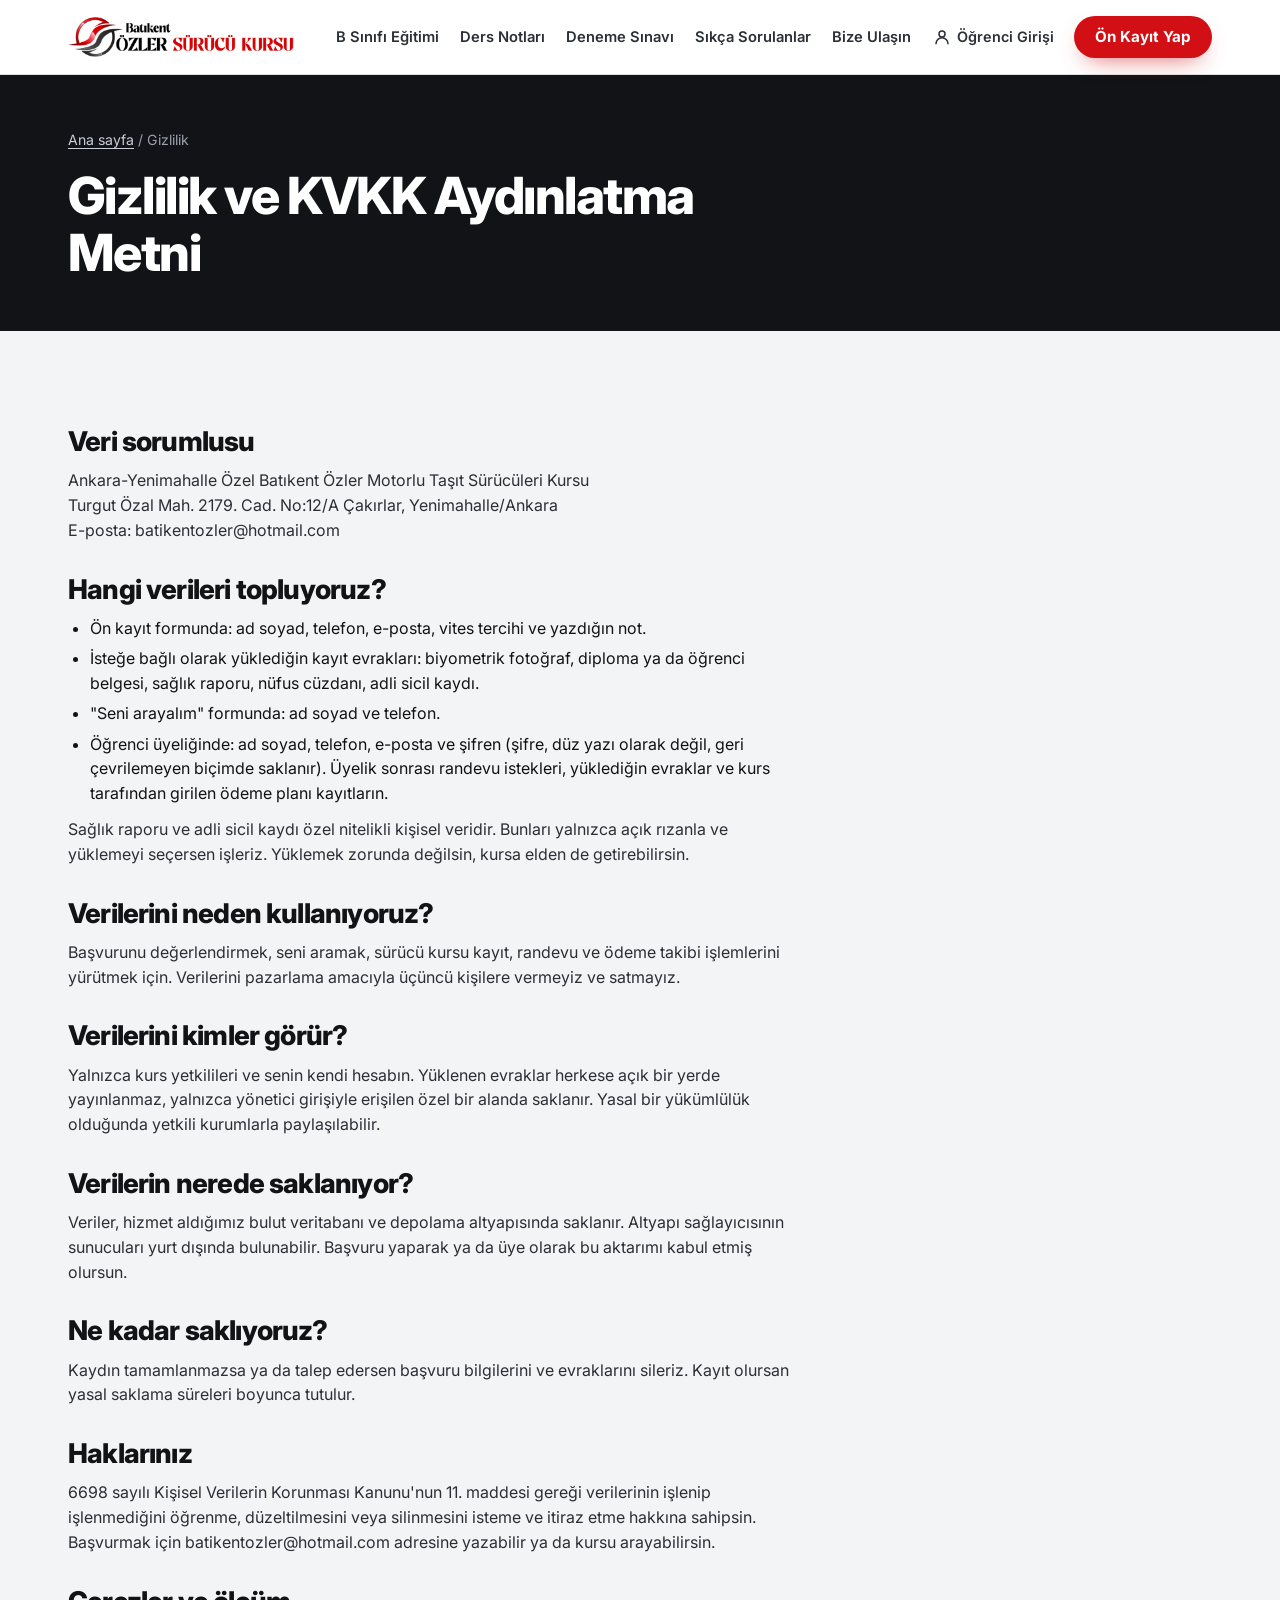
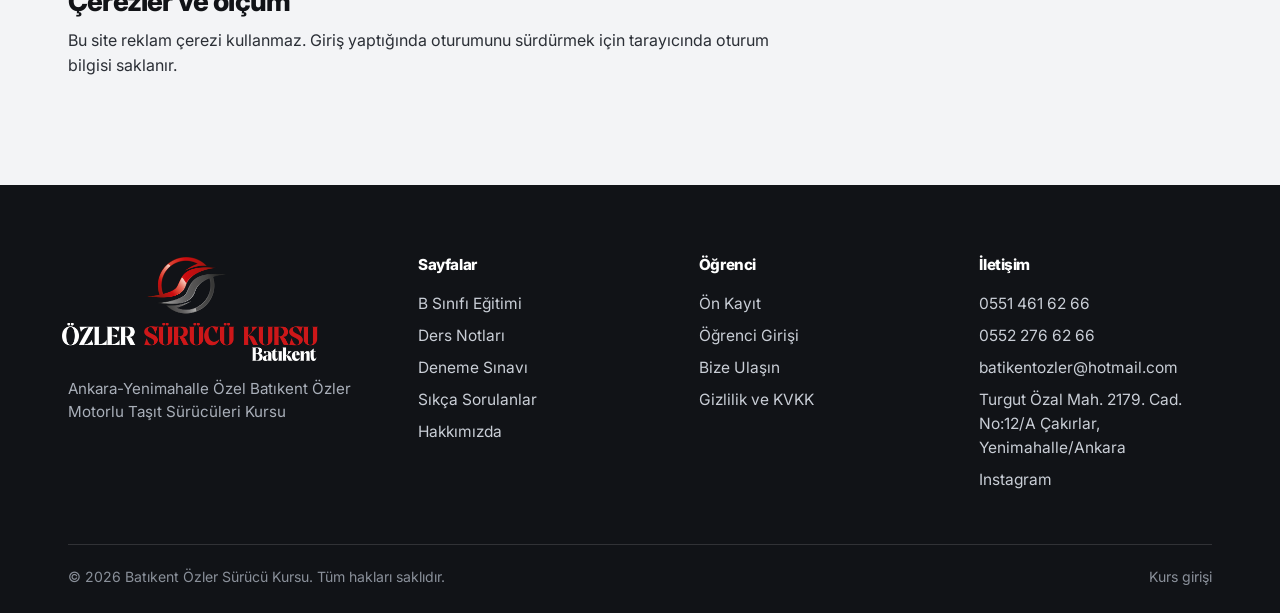
<file: kvkk.html>
<!doctype html>
<html lang="tr"><head><meta charset="utf-8"><meta name="viewport" content="width=device-width,initial-scale=1,viewport-fit=cover">
<title>Gizlilik ve KVKK | Batıkent Özler Sürücü Kursu</title><meta name="description" content="Batıkent Özler Sürücü Kursu kişisel verilerin korunması aydınlatma metni.">
<meta name="theme-color" content="#D10F14"><link rel="canonical" href="https://batikentozlersurucukursu.com/kvkk.html">
<meta property="og:type" content="website"><meta property="og:locale" content="tr_TR"><meta property="og:site_name" content="Batıkent Özler Sürücü Kursu">
<meta property="og:title" content="Gizlilik ve KVKK | Batıkent Özler Sürücü Kursu"><meta property="og:description" content="Batıkent Özler Sürücü Kursu kişisel verilerin korunması aydınlatma metni."><meta property="og:url" content="https://batikentozlersurucukursu.com/kvkk.html"><meta property="og:image" content="https://batikentozlersurucukursu.com/img/on-cephe.jpg">
<link rel="manifest" href="manifest.webmanifest"><link rel="icon" type="image/png" href="img/favicon.png"><link rel="apple-touch-icon" href="img/apple-touch-icon.png">
<link rel="preconnect" href="https://fonts.googleapis.com"><link rel="preconnect" href="https://fonts.gstatic.com" crossorigin>
<link href="https://fonts.googleapis.com/css2?family=Inter:wght@400;500;600;700;800&display=swap" rel="stylesheet">
<link rel="stylesheet" href="css/stil.css">
</head><body data-sayfa="">
<a class="atla" href="#icerik">İçeriğe geç</a>
<header class="ust"><div class="sar">
<a class="logo" href="index.html" aria-label="Batıkent Özler Sürücü Kursu ana sayfa"><img src="img/logo-yatay.png" width="240" height="43" alt="Batıkent Özler Sürücü Kursu"></a>
<nav class="gezinti" id="menu" aria-label="Ana menü"><ul class="menu"><li><a href="b-sinifi.html">B Sınıfı Eğitimi</a></li><li><a href="ders-notlari.html">Ders Notları</a></li><li><a href="deneme-sinavi.html">Deneme Sınavı</a></li><li><a href="sss.html">Sıkça Sorulanlar</a></li><li><a href="iletisim.html">Bize Ulaşın</a></li></ul>
<div class="ust-sag"><a class="ogr-link" href="ogrenci.html"><svg viewBox="0 0 24 24" fill="none" stroke="currentColor" stroke-width="2" stroke-linecap="round" stroke-linejoin="round" width="18" height="18"><circle cx="12" cy="8" r="4"/><path d="M4 21a8 8 0 0 1 16 0"/></svg> Öğrenci Girişi</a><a class="dugme d-kirmizi kucuk" href="basvuru.html">Ön Kayıt Yap</a></div></nav>
<button class="hamb" type="button" aria-label="Menüyü aç" aria-expanded="false" aria-controls="menu"><span></span><span></span><span></span></button>
</div></header>
<main id="icerik">
<section class="sayfa-bas"><div class="sar"><div class="kirinti"><a href="index.html">Ana sayfa</a> / Gizlilik</div><h1>Gizlilik ve KVKK Aydınlatma Metni</h1></div></section>
<section class="bolum"><div class="sar"><div class="metin">
<h2>Veri sorumlusu</h2><p>Ankara-Yenimahalle Özel Batıkent Özler Motorlu Taşıt Sürücüleri Kursu<br>Turgut Özal Mah. 2179. Cad. No:12/A Çakırlar, Yenimahalle/Ankara<br>E-posta: batikentozler@hotmail.com</p>
<h2>Hangi verileri topluyoruz?</h2>
<ul><li>Ön kayıt formunda: ad soyad, telefon, e-posta, vites tercihi ve yazdığın not.</li>
<li>İsteğe bağlı olarak yüklediğin kayıt evrakları: biyometrik fotoğraf, diploma ya da öğrenci belgesi, sağlık raporu, nüfus cüzdanı, adli sicil kaydı.</li>
<li>"Seni arayalım" formunda: ad soyad ve telefon.</li>
<li>Öğrenci üyeliğinde: ad soyad, telefon, e-posta ve şifren (şifre, düz yazı olarak değil, geri çevrilemeyen biçimde saklanır). Üyelik sonrası randevu istekleri, yüklediğin evraklar ve kurs tarafından girilen ödeme planı kayıtların.</li></ul>
<p>Sağlık raporu ve adli sicil kaydı özel nitelikli kişisel veridir. Bunları yalnızca açık rızanla ve yüklemeyi seçersen işleriz. Yüklemek zorunda değilsin, kursa elden de getirebilirsin.</p>
<h2>Verilerini neden kullanıyoruz?</h2><p>Başvurunu değerlendirmek, seni aramak, sürücü kursu kayıt, randevu ve ödeme takibi işlemlerini yürütmek için. Verilerini pazarlama amacıyla üçüncü kişilere vermeyiz ve satmayız.</p>
<h2>Verilerini kimler görür?</h2><p>Yalnızca kurs yetkilileri ve senin kendi hesabın. Yüklenen evraklar herkese açık bir yerde yayınlanmaz, yalnızca yönetici girişiyle erişilen özel bir alanda saklanır. Yasal bir yükümlülük olduğunda yetkili kurumlarla paylaşılabilir.</p>
<h2>Verilerin nerede saklanıyor?</h2><p>Veriler, hizmet aldığımız bulut veritabanı ve depolama altyapısında saklanır. Altyapı sağlayıcısının sunucuları yurt dışında bulunabilir. Başvuru yaparak ya da üye olarak bu aktarımı kabul etmiş olursun.</p>
<h2>Ne kadar saklıyoruz?</h2><p>Kaydın tamamlanmazsa ya da talep edersen başvuru bilgilerini ve evraklarını sileriz. Kayıt olursan yasal saklama süreleri boyunca tutulur.</p>
<h2>Haklarınız</h2><p>6698 sayılı Kişisel Verilerin Korunması Kanunu'nun 11. maddesi gereği verilerinin işlenip işlenmediğini öğrenme, düzeltilmesini veya silinmesini isteme ve itiraz etme hakkına sahipsin. Başvurmak için batikentozler@hotmail.com adresine yazabilir ya da kursu arayabilirsin.</p>
<h2>Çerezler ve ölçüm</h2><p>Bu site reklam çerezi kullanmaz. Giriş yaptığında oturumunu sürdürmek için tarayıcında oturum bilgisi saklanır.</p>
</div></div></section>
</main>
<footer class="alt"><div class="sar"><div class="alt-izgara">
<div><img src="img/logo-koyu-zemin.png" width="1000" height="407" alt="Batıkent Özler Sürücü Kursu"><p>Ankara-Yenimahalle Özel Batıkent Özler Motorlu Taşıt Sürücüleri Kursu</p></div>
<div><h4>Sayfalar</h4><ul><li><a href="b-sinifi.html">B Sınıfı Eğitimi</a></li><li><a href="ders-notlari.html">Ders Notları</a></li><li><a href="deneme-sinavi.html">Deneme Sınavı</a></li><li><a href="sss.html">Sıkça Sorulanlar</a></li><li><a href="hakkimizda.html">Hakkımızda</a></li></ul></div>
<div><h4>Öğrenci</h4><ul><li><a href="basvuru.html">Ön Kayıt</a></li><li><a href="ogrenci.html">Öğrenci Girişi</a></li><li><a href="iletisim.html">Bize Ulaşın</a></li><li><a href="kvkk.html">Gizlilik ve KVKK</a></li></ul></div>
<div><h4>İletişim</h4><ul><li><a data-k="telefon1" data-h="tel" href="tel:+905514616266">0551 461 62 66</a></li><li><a data-k="telefon2" data-h="tel" href="tel:+905522766266">0552 276 62 66</a></li><li><a data-k="eposta" data-h="mail" href="mailto:batikentozler@hotmail.com">batikentozler@hotmail.com</a></li><li data-k="adres">Turgut Özal Mah. 2179. Cad. No:12/A Çakırlar, Yenimahalle/Ankara</li>
<li><a data-k="instagram" data-h="url" data-t="Instagram" href="https://www.instagram.com/batikentozlersurucukursu/" target="_blank" rel="noopener">Instagram</a></li><li hidden><a data-k="youtube" data-h="url" data-t="YouTube" href="#" target="_blank" rel="noopener" hidden>YouTube</a></li><li hidden><a data-k="facebook" data-h="url" data-t="Facebook" href="#" target="_blank" rel="noopener" hidden>Facebook</a></li></ul></div>
</div><div class="telif"><span>© 2026 Batıkent Özler Sürücü Kursu. Tüm hakları saklıdır.</span><a href="yonetim.html" rel="nofollow">Kurs girişi</a></div></div></footer>
<div class="mobil-cubuk" aria-label="Hızlı işlemler">
<a href="tel:+905514616266" data-k="telefon1" data-h="tel" data-t="Ara"><svg viewBox="0 0 24 24" fill="none" stroke="currentColor" stroke-width="2" stroke-linecap="round" stroke-linejoin="round"><path d="M22 16.9v3a2 2 0 0 1-2.2 2 19.8 19.8 0 0 1-8.6-3.1 19.5 19.5 0 0 1-6-6A19.8 19.8 0 0 1 2.1 4.2 2 2 0 0 1 4.1 2h3a2 2 0 0 1 2 1.7c.1 1 .4 1.9.7 2.8a2 2 0 0 1-.5 2.1L8.1 9.9a16 16 0 0 0 6 6l1.3-1.3a2 2 0 0 1 2.1-.4c.9.3 1.8.6 2.8.7a2 2 0 0 1 1.7 2z"/></svg>Ara</a>
<a class="w" href="https://wa.me/905514616266" data-k="whatsapp" data-h="wa" data-t="WhatsApp" target="_blank" rel="noopener"><svg viewBox="0 0 24 24" fill="none" stroke="currentColor" stroke-width="2" stroke-linecap="round" stroke-linejoin="round"><path d="M21 11.5a8.4 8.4 0 0 1-12.4 7.4L3 20.5l1.7-5.4A8.4 8.4 0 1 1 21 11.5z"/><path d="M9 9.5c.3 2.2 2.3 4.2 4.5 4.6l1.2-1.2-1.7-1-.8.6a3.4 3.4 0 0 1-1.5-1.5l.6-.8-1-1.7z" fill="currentColor" stroke="none"/></svg>WhatsApp</a>
<a class="b" href="basvuru.html"><svg viewBox="0 0 24 24" fill="none" stroke="currentColor" stroke-width="2" stroke-linecap="round" stroke-linejoin="round"><path d="M14 3H7a2 2 0 0 0-2 2v14a2 2 0 0 0 2 2h10a2 2 0 0 0 2-2V8z"/><path d="M14 3v5h5M9 13h6M9 17h6"/></svg>Ön Kayıt</a></div>
<script src="js/vendor/supabase.js"></script>
<script src="js/config.js"></script>
<script src="js/ayar.js"></script>
<script src="js/veri.js"></script>
<script src="js/ortak.js"></script>
<script src="js/sayfalar.js"></script>
</body></html>
</file>
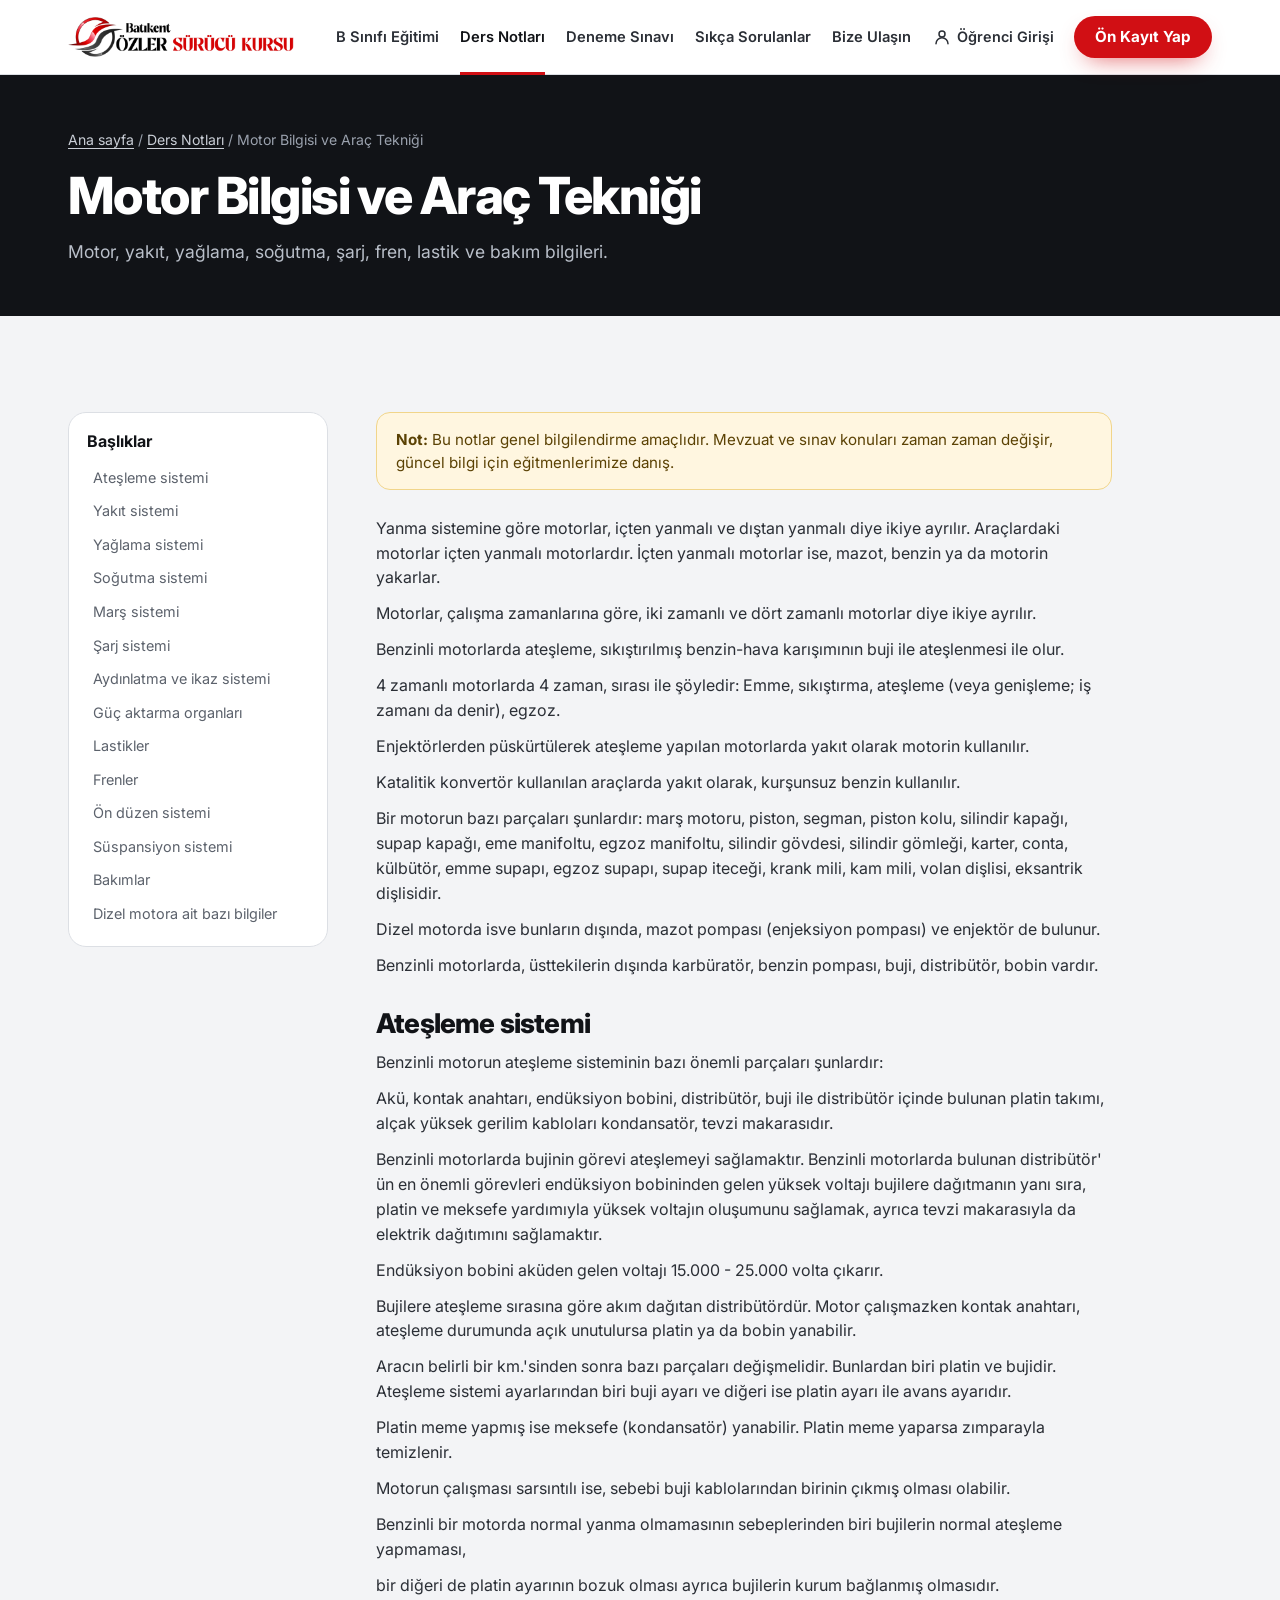
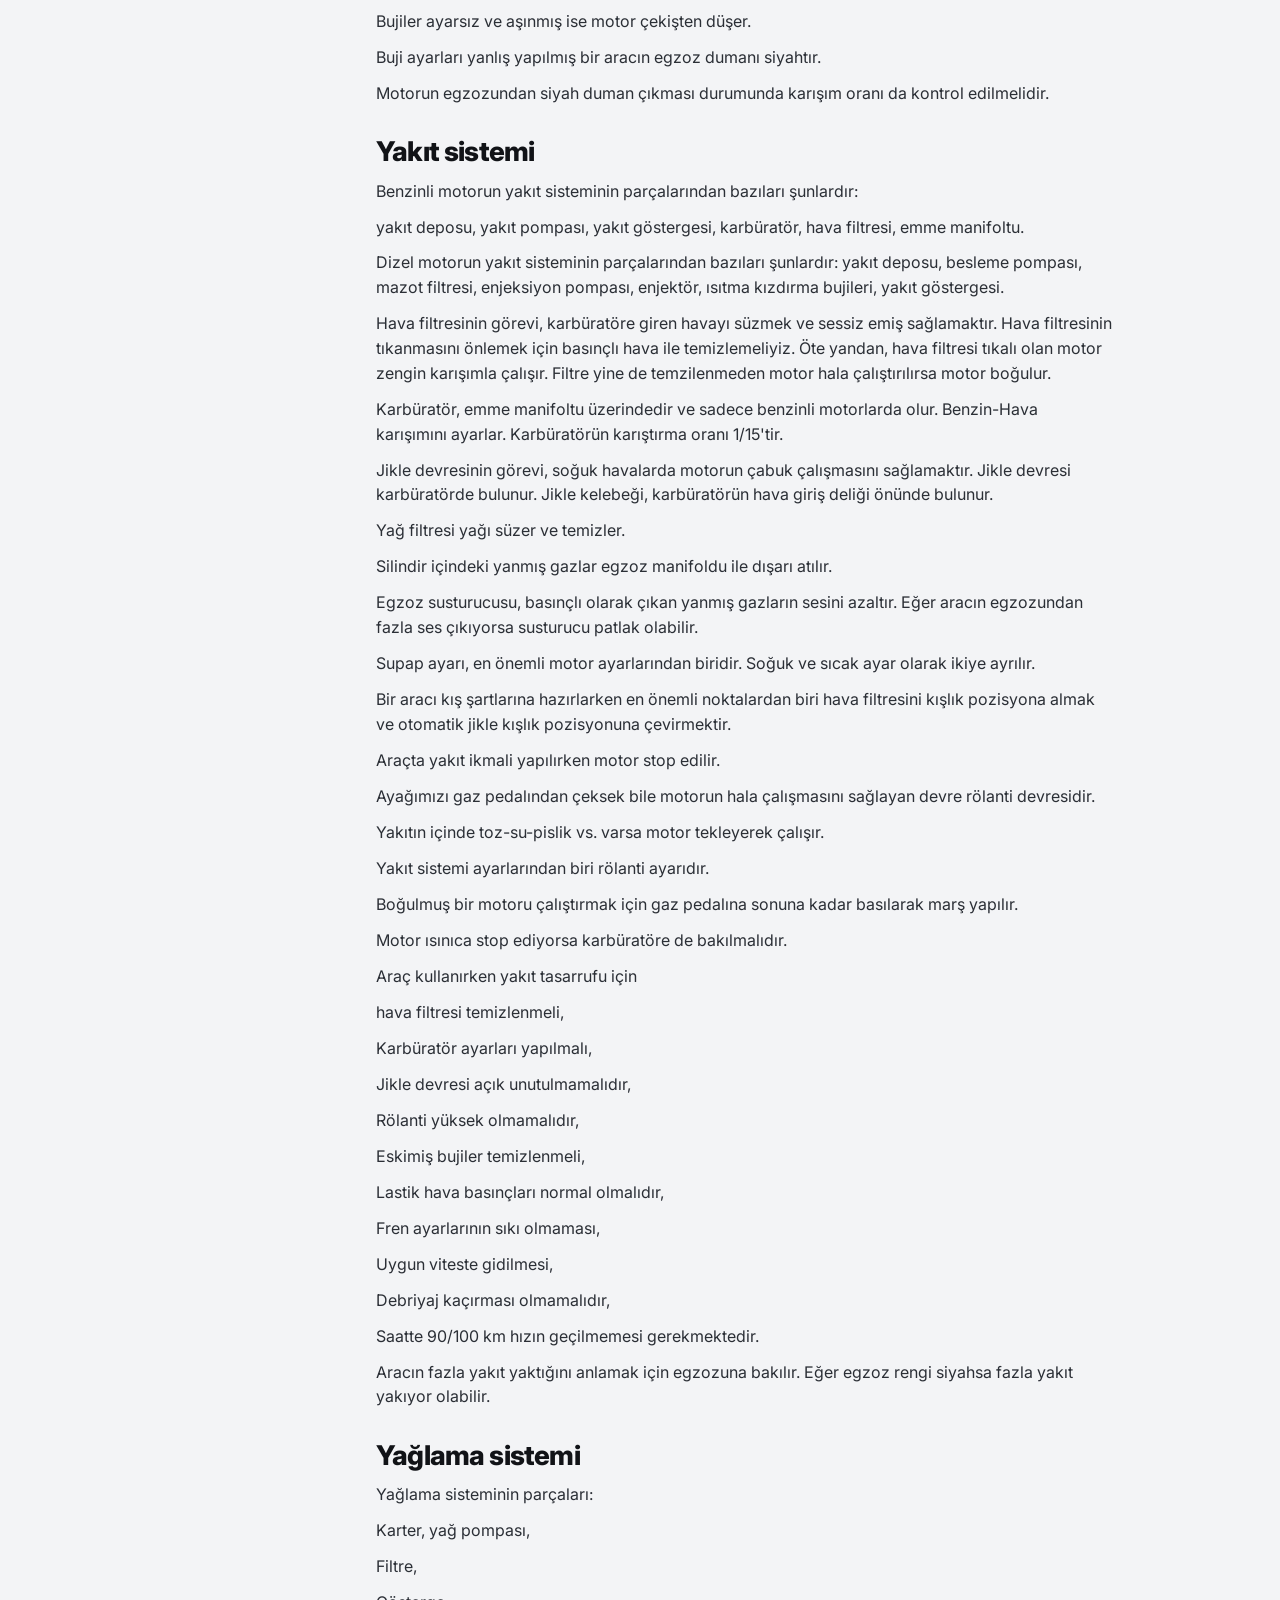
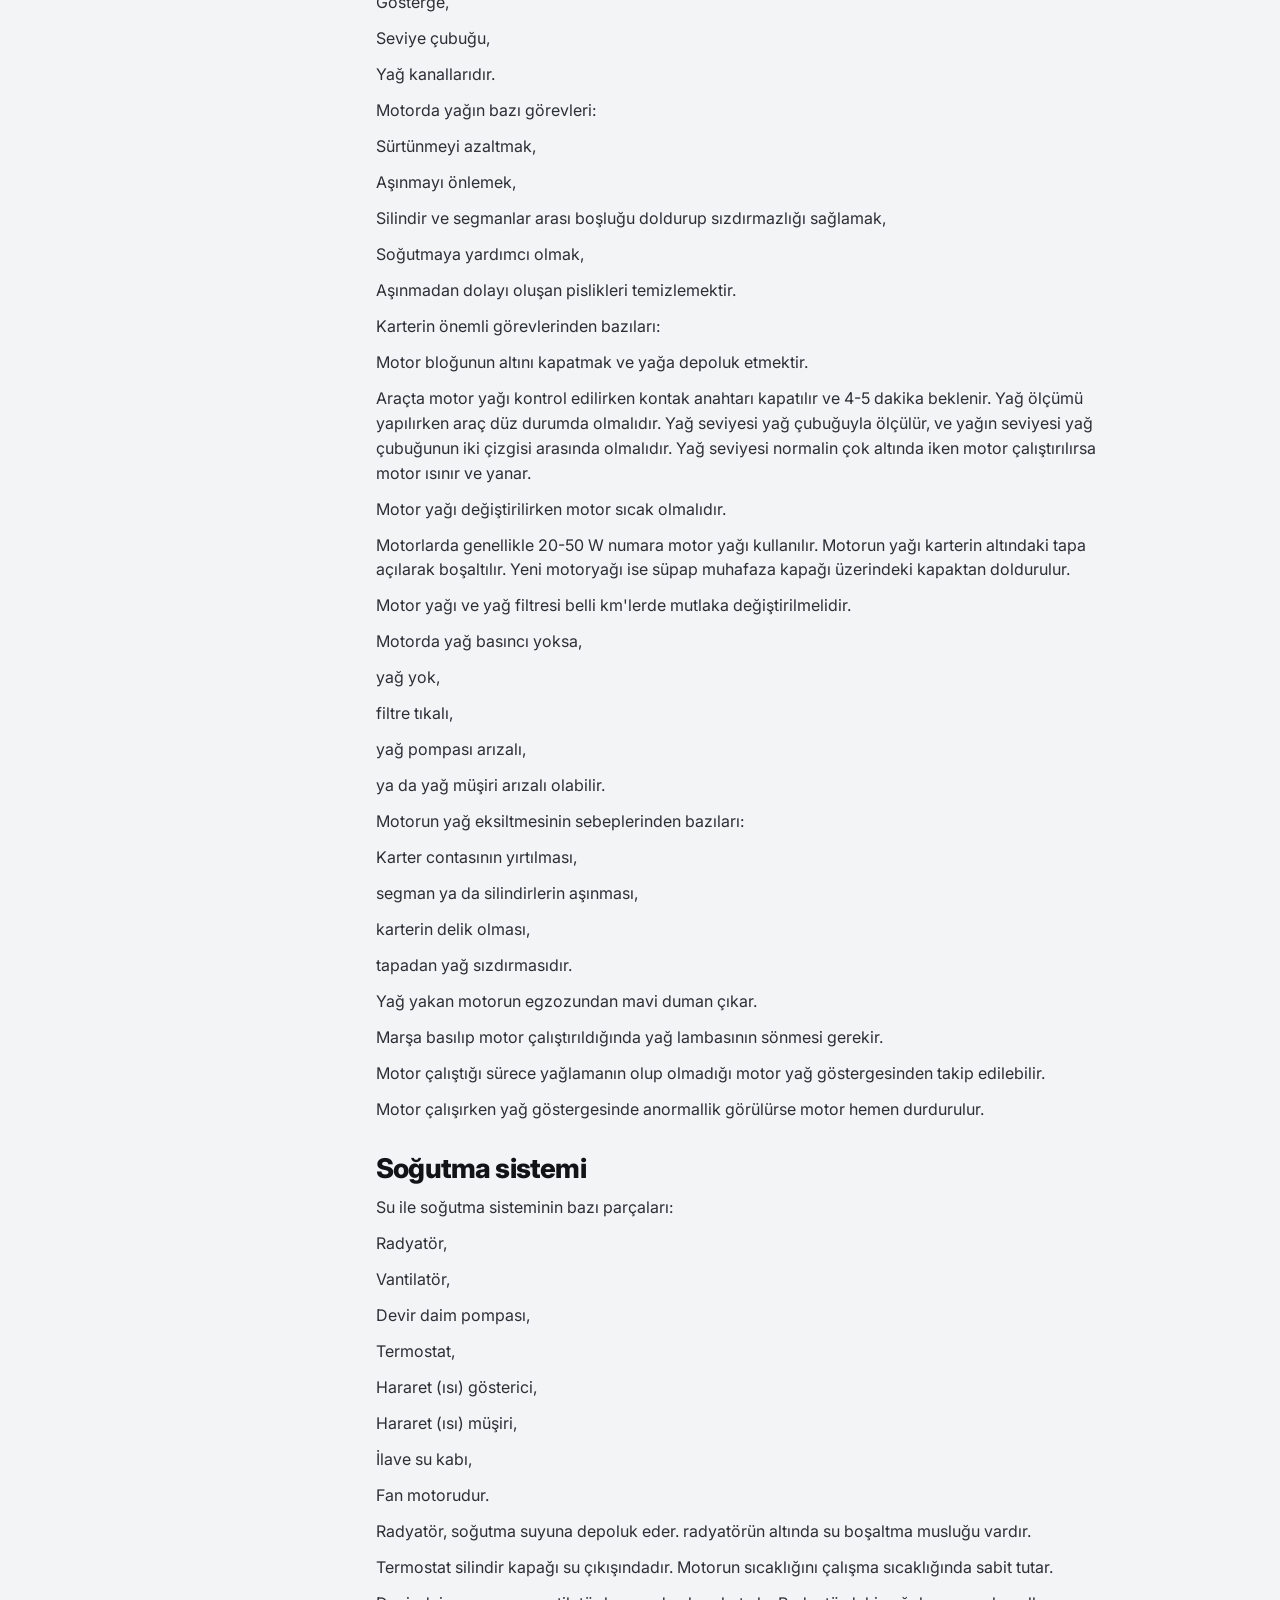
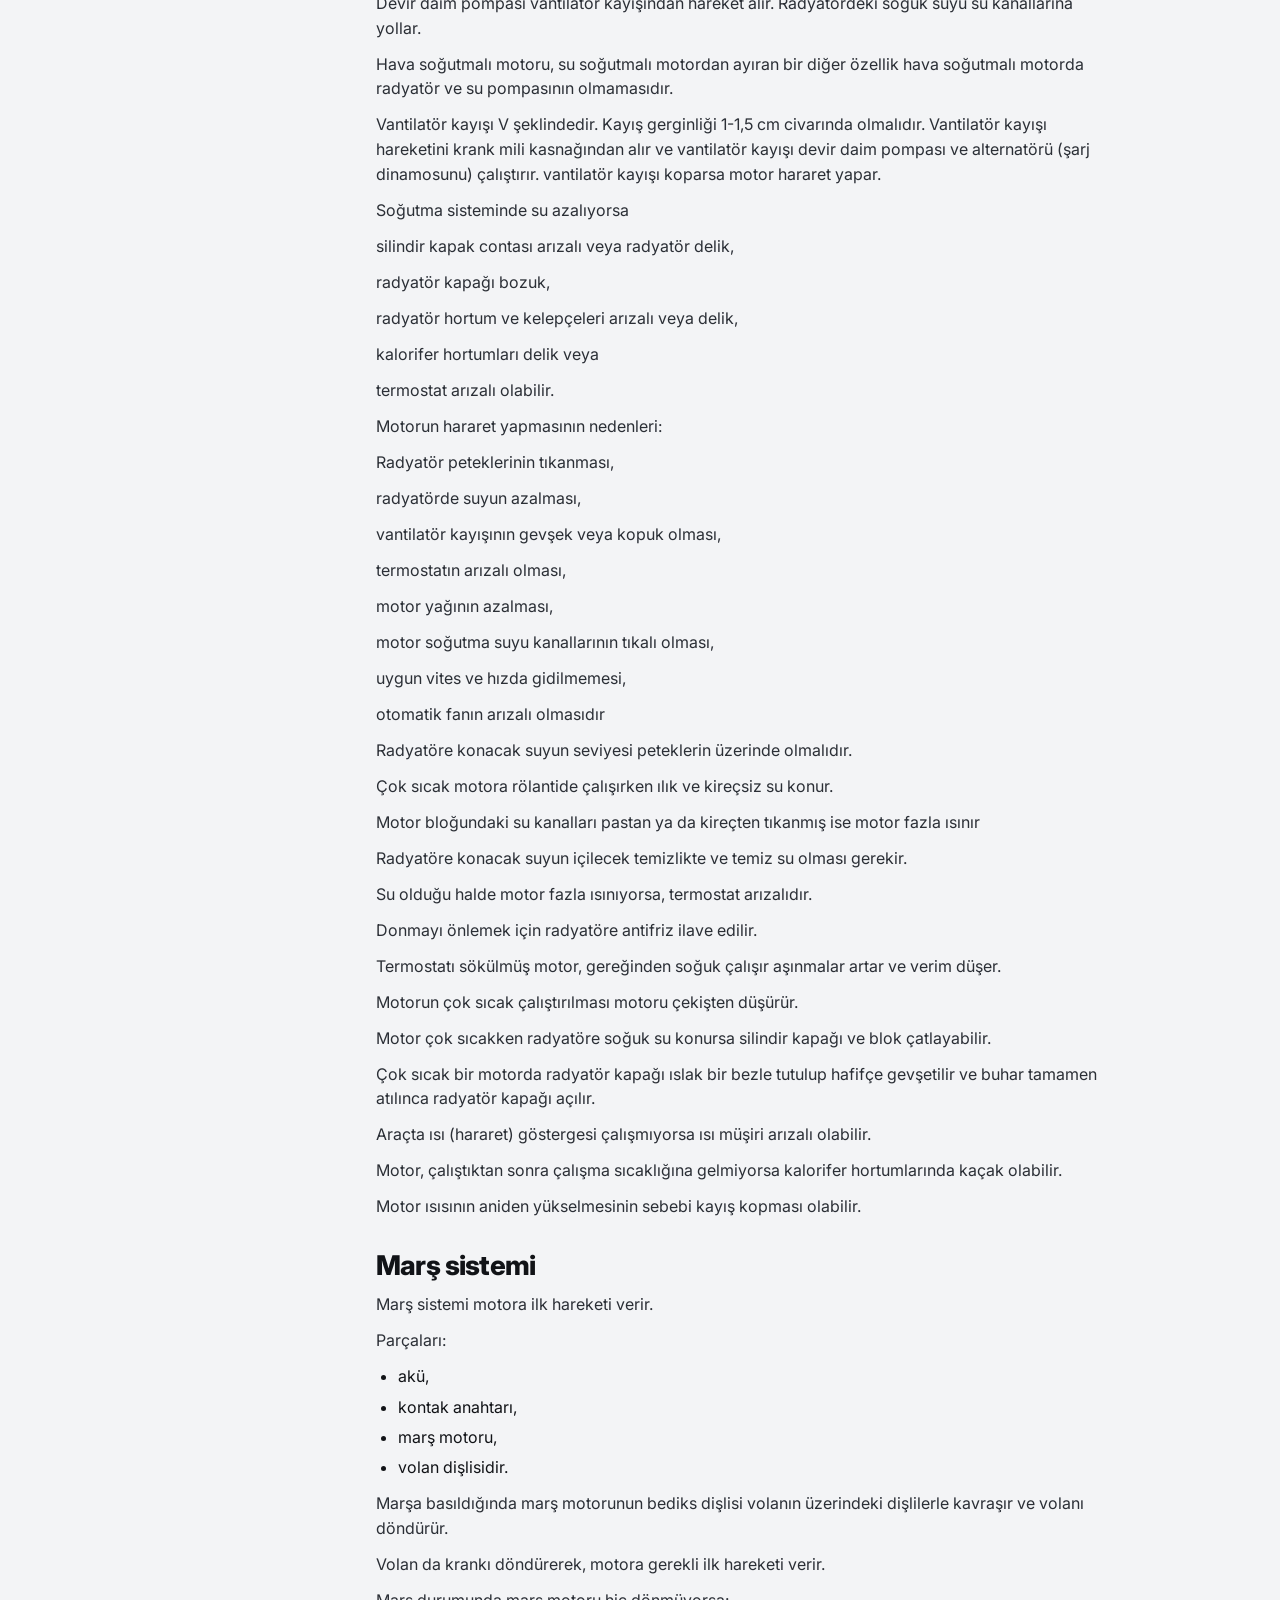
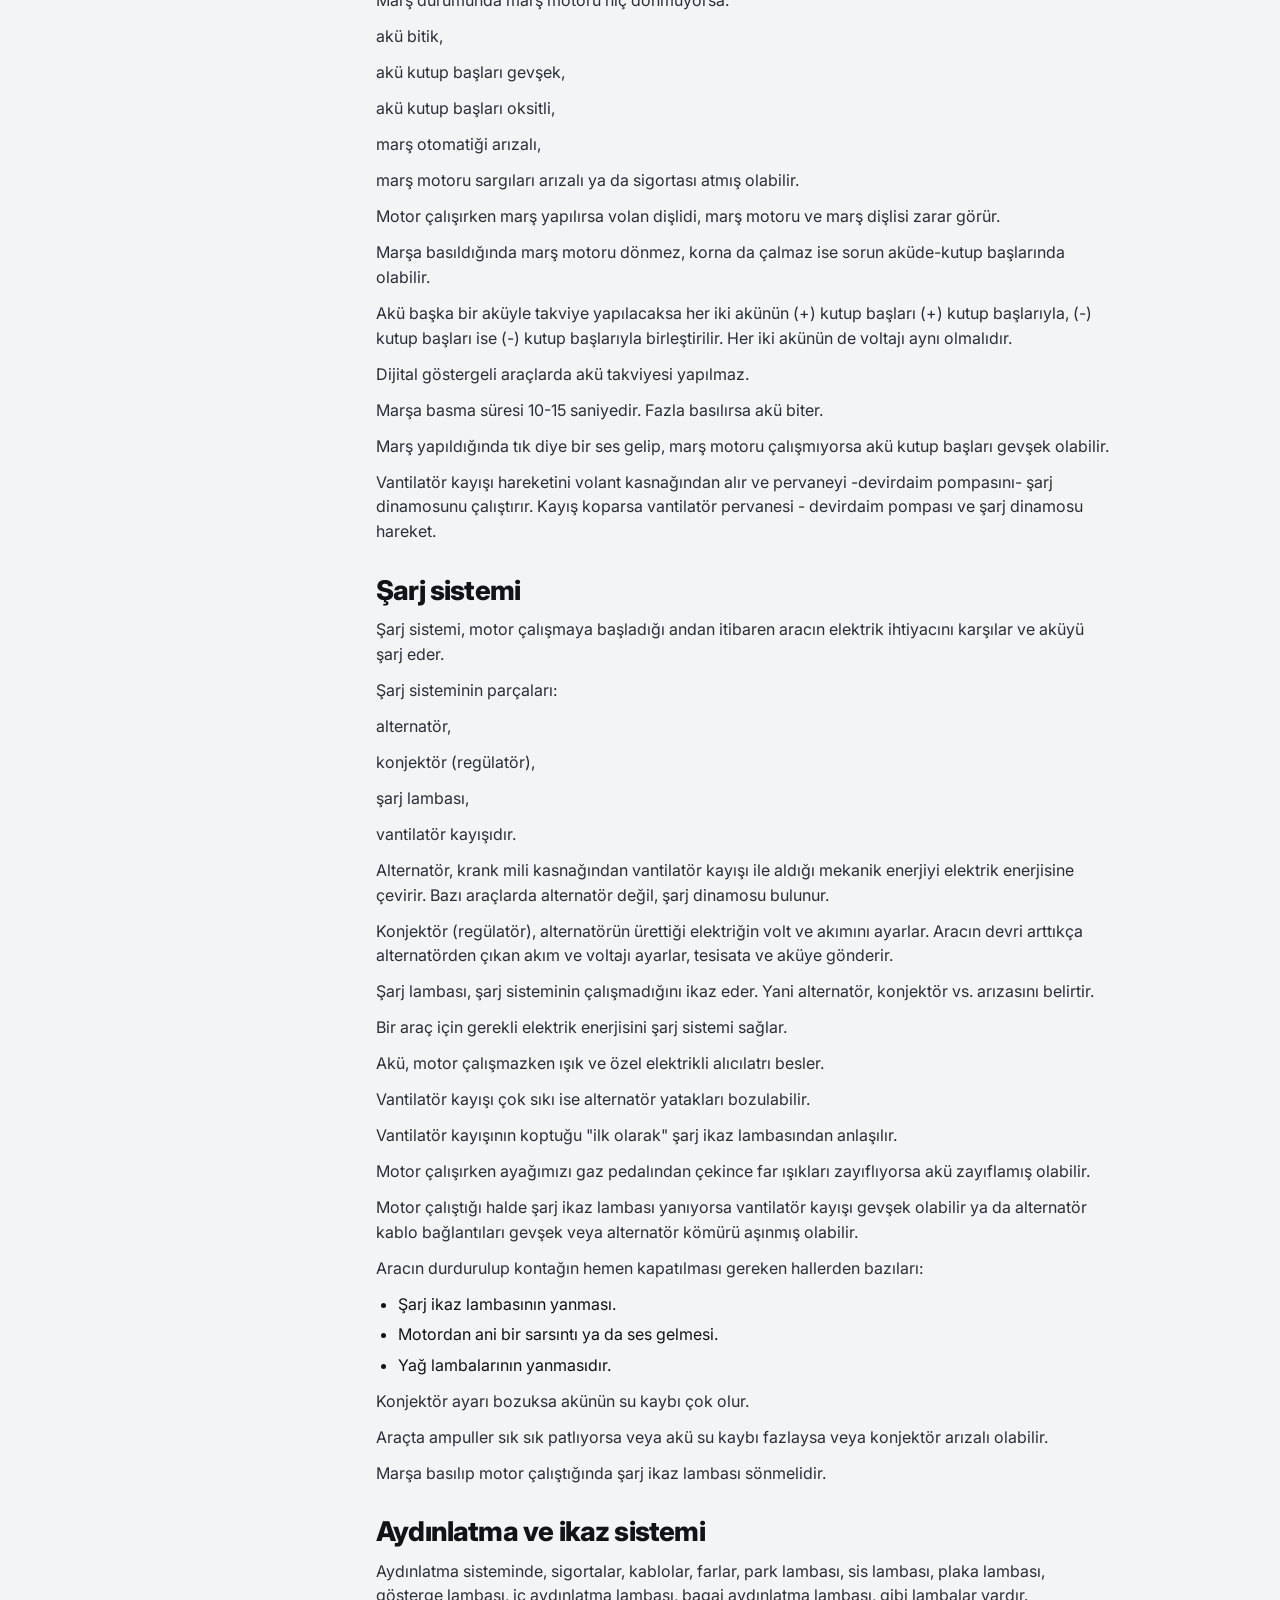
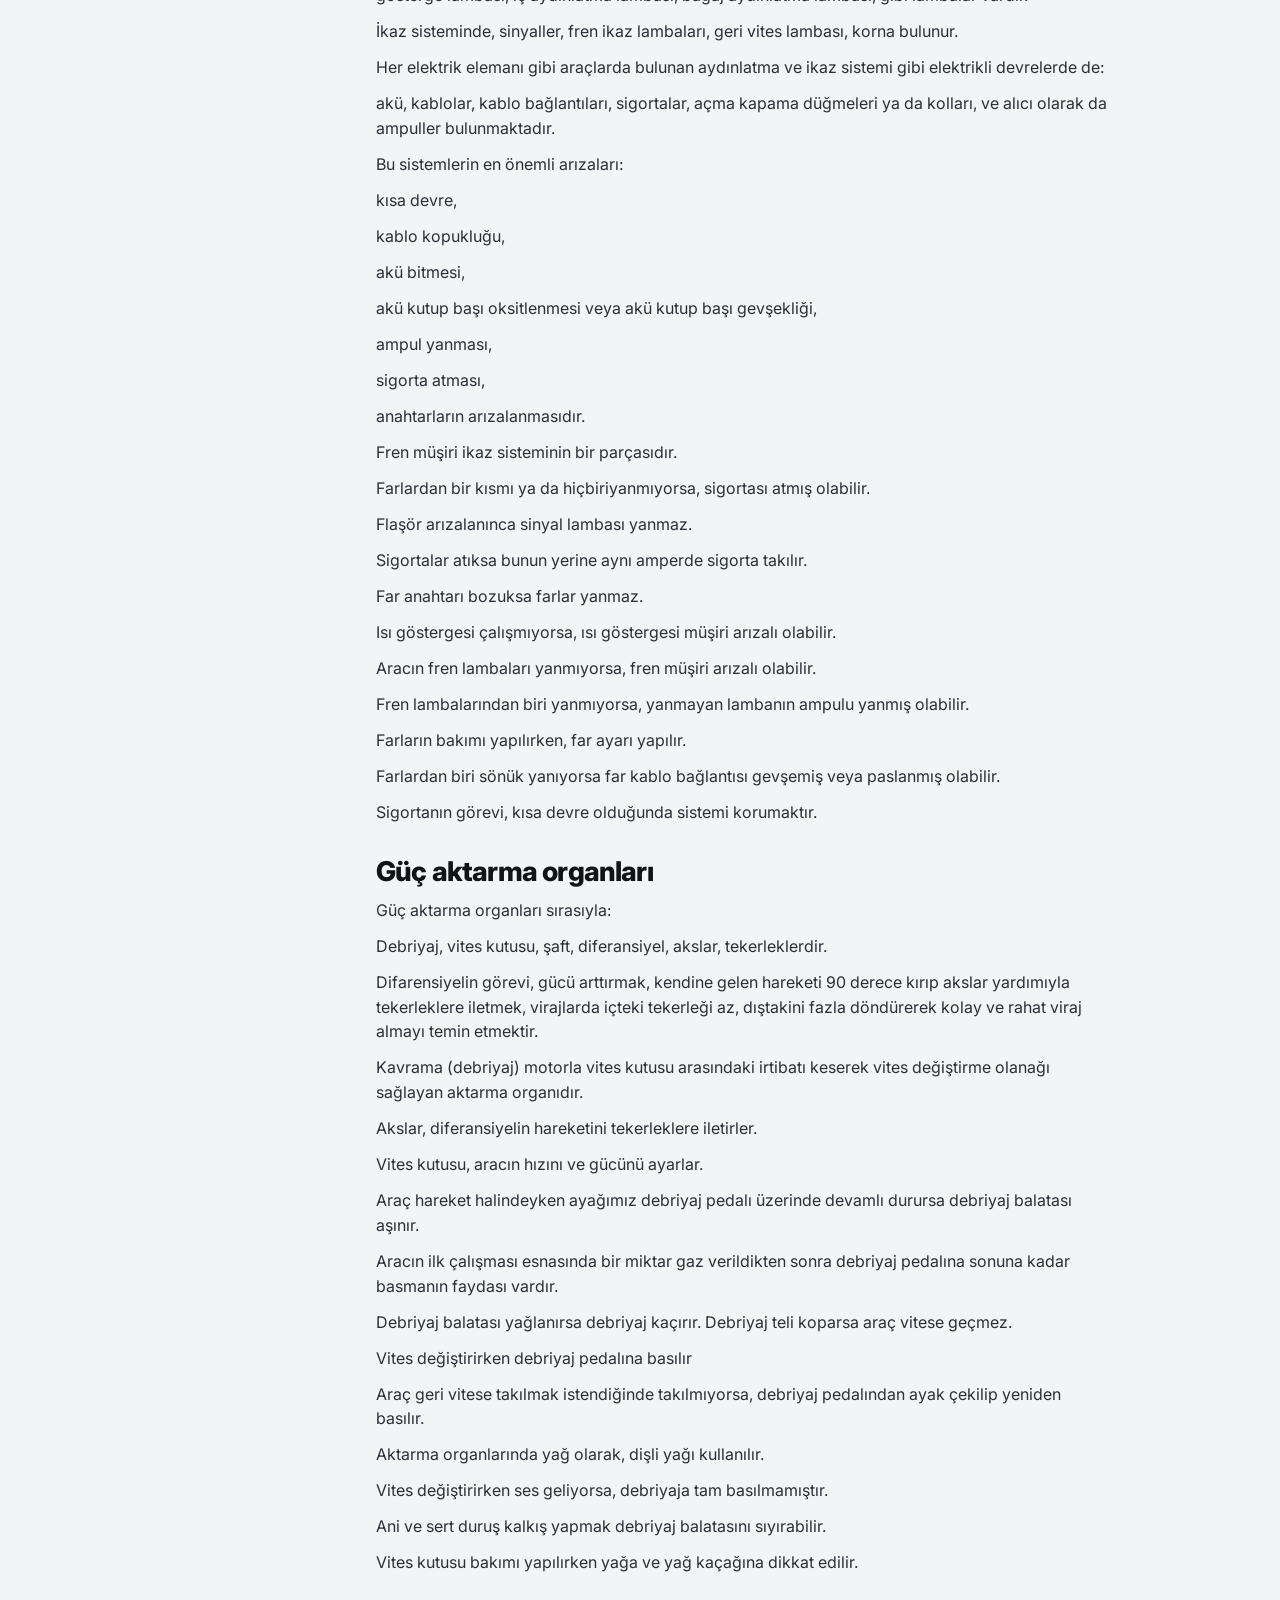
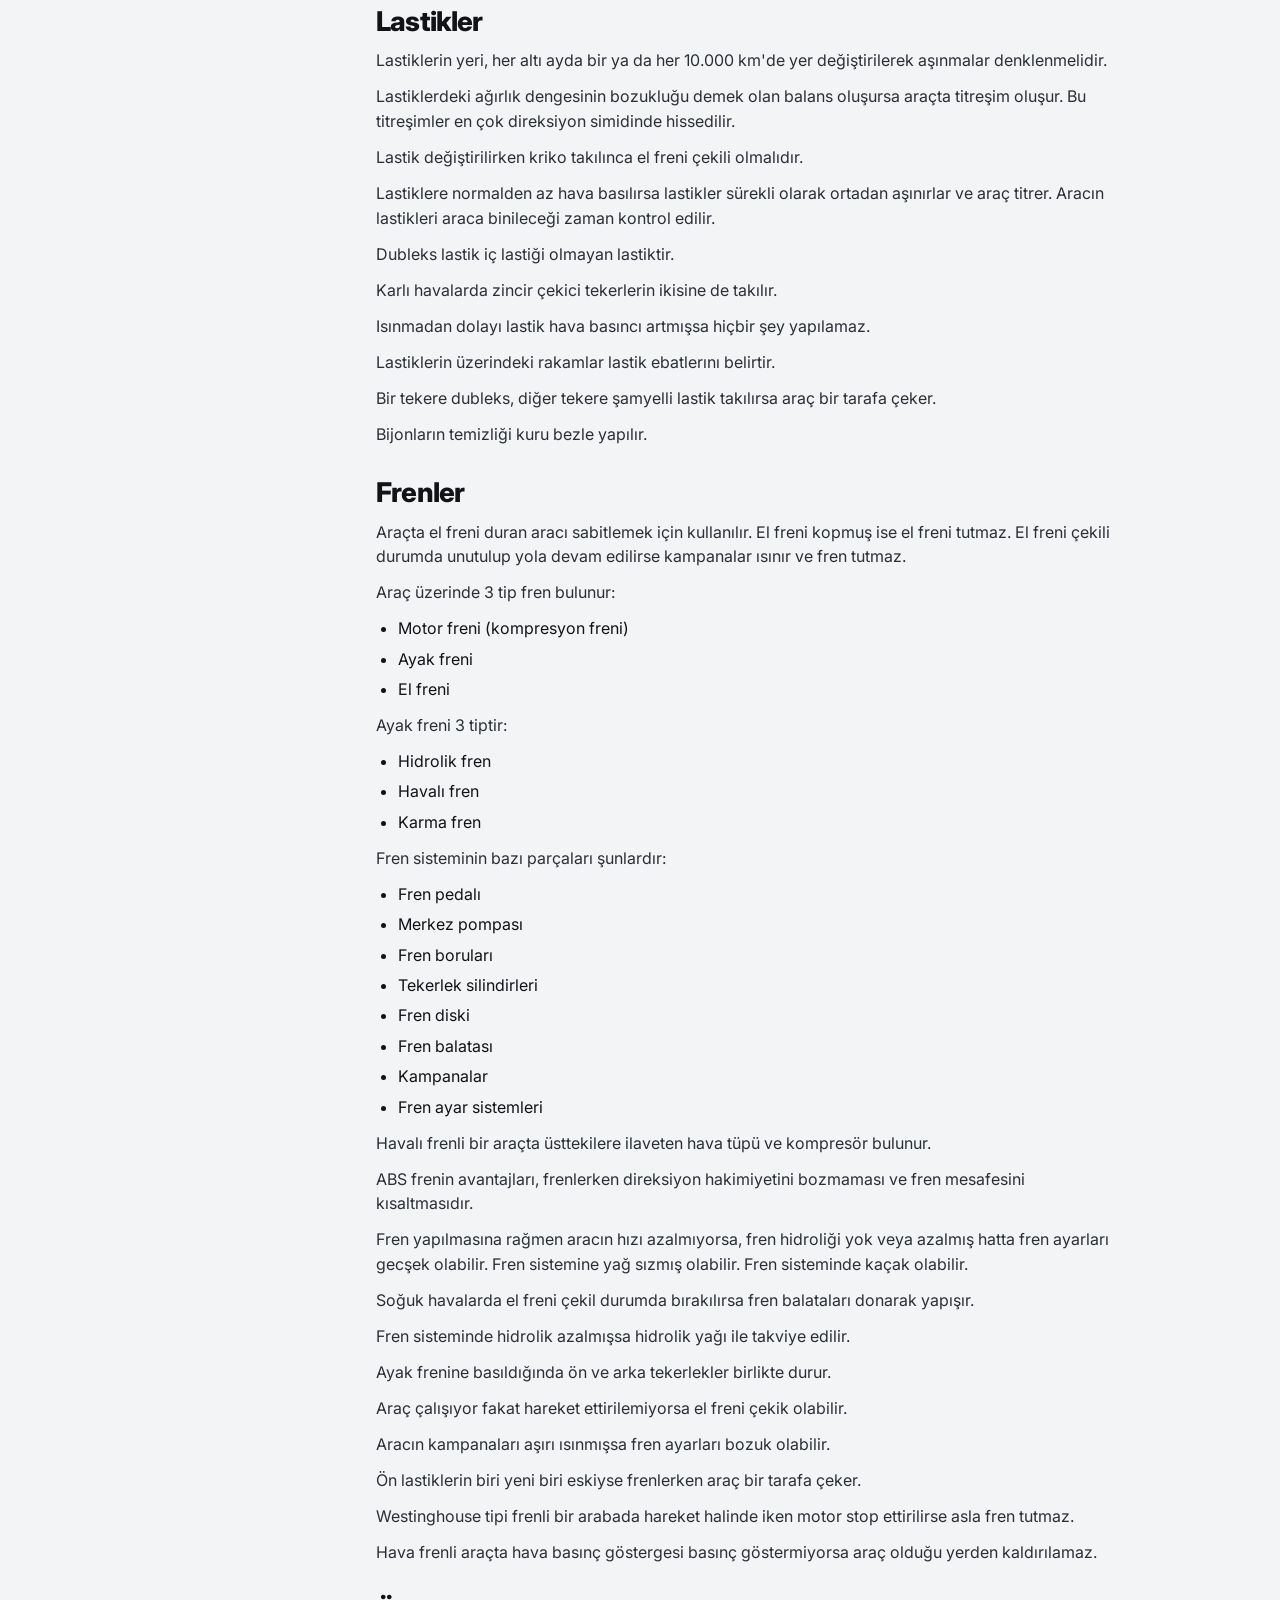
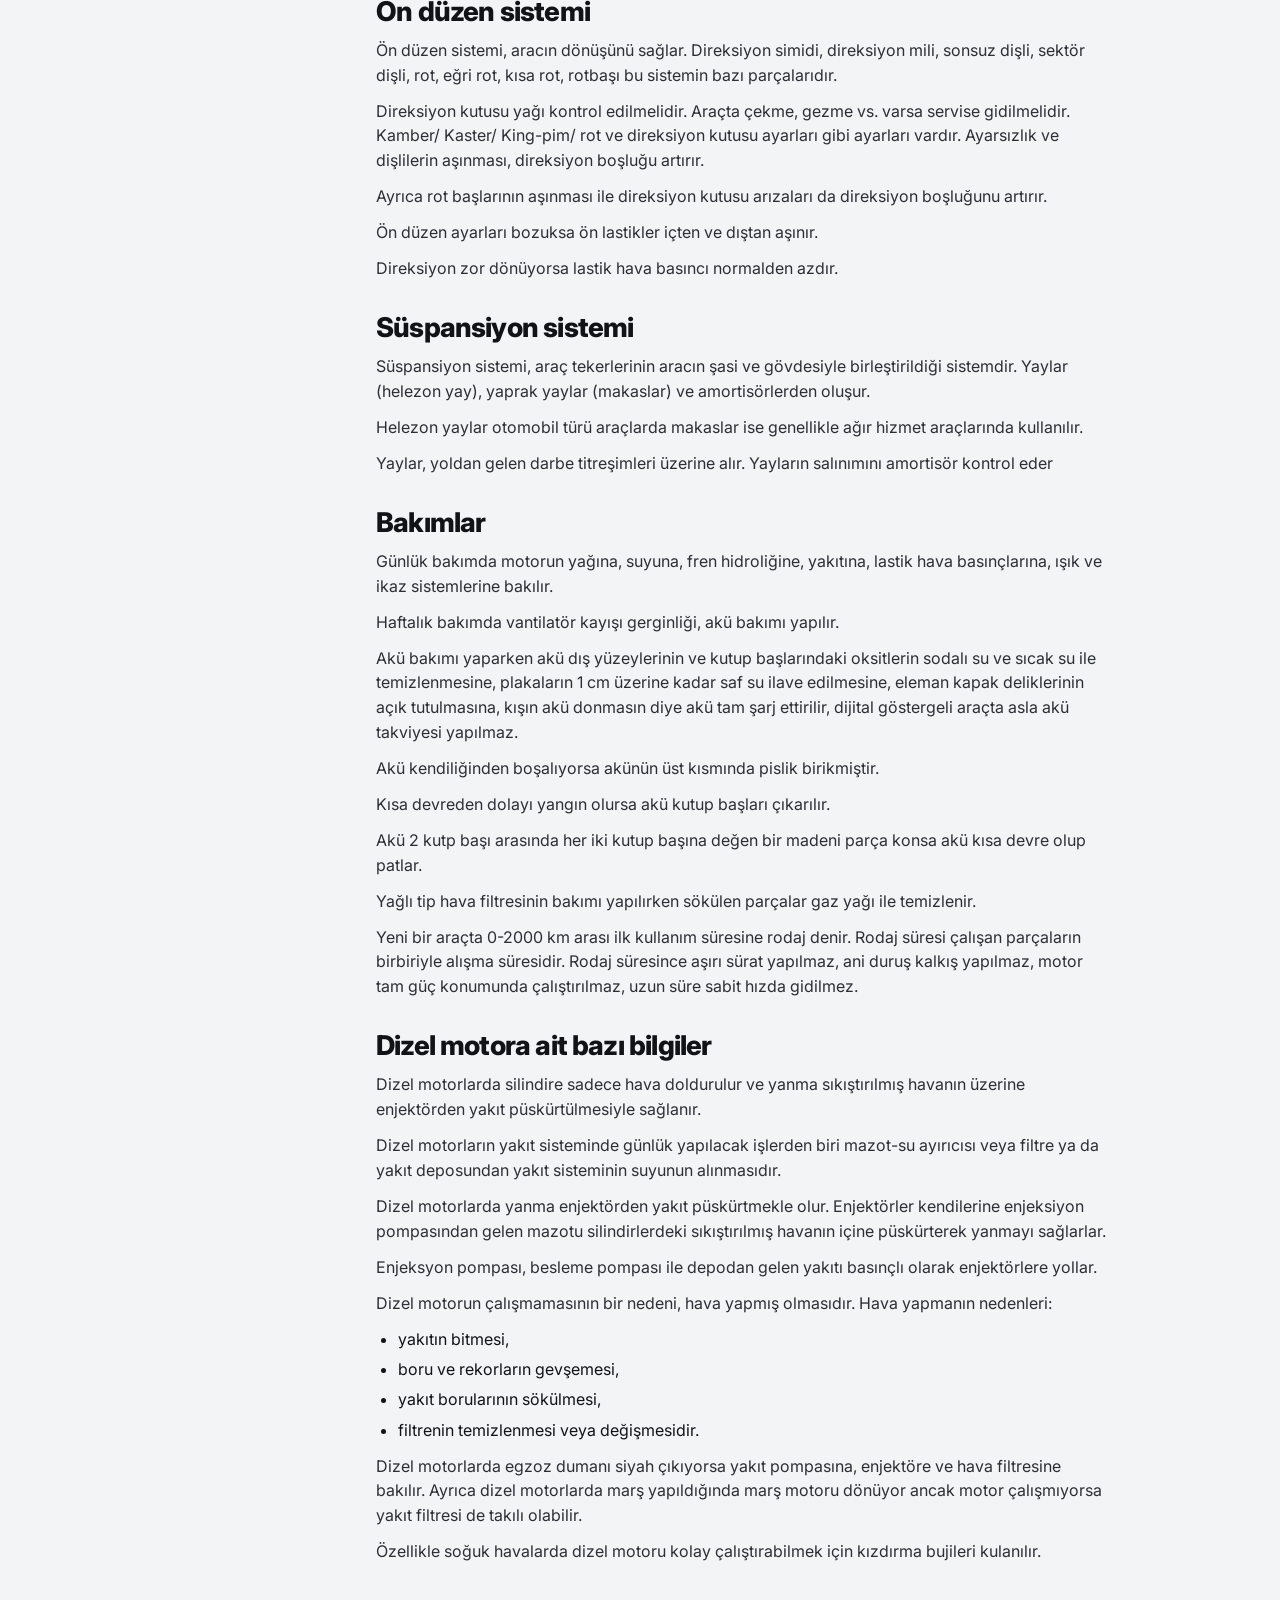
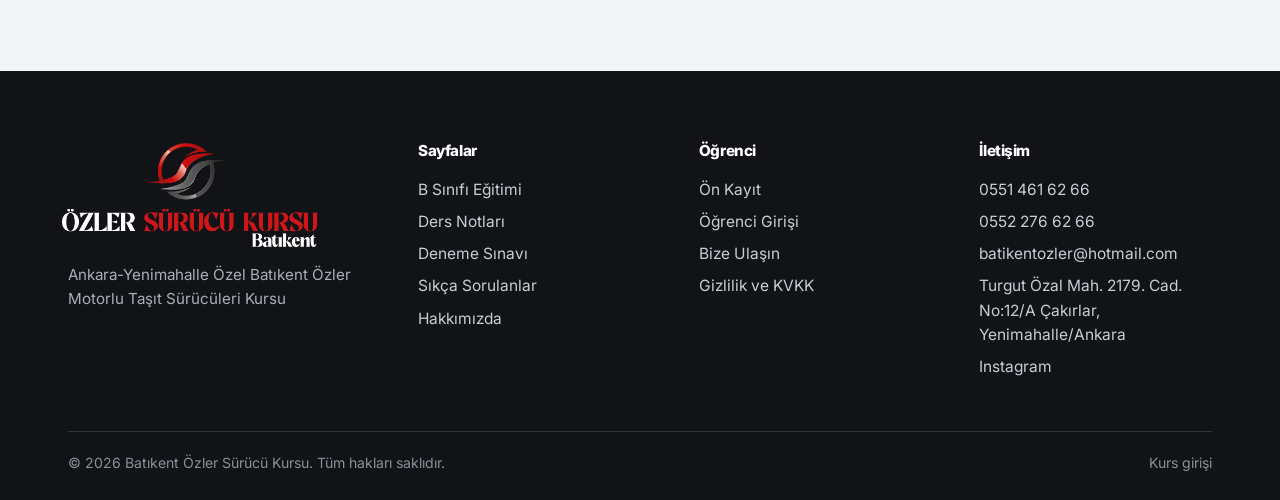
<file: motor-arac-teknigi.html>
<!doctype html>
<html lang="tr"><head><meta charset="utf-8"><meta name="viewport" content="width=device-width,initial-scale=1,viewport-fit=cover">
<title>Motor Bilgisi ve Araç Tekniği | Batıkent Özler Sürücü Kursu</title><meta name="description" content="Motor, yakıt, yağlama, soğutma, şarj, fren, lastik ve bakım bilgileri.">
<meta name="theme-color" content="#D10F14"><link rel="canonical" href="https://batikentozlersurucukursu.com/motor-arac-teknigi.html">
<meta property="og:type" content="website"><meta property="og:locale" content="tr_TR"><meta property="og:site_name" content="Batıkent Özler Sürücü Kursu">
<meta property="og:title" content="Motor Bilgisi ve Araç Tekniği | Batıkent Özler Sürücü Kursu"><meta property="og:description" content="Motor, yakıt, yağlama, soğutma, şarj, fren, lastik ve bakım bilgileri."><meta property="og:url" content="https://batikentozlersurucukursu.com/motor-arac-teknigi.html"><meta property="og:image" content="https://batikentozlersurucukursu.com/img/on-cephe.jpg">
<link rel="manifest" href="manifest.webmanifest"><link rel="icon" type="image/png" href="img/favicon.png"><link rel="apple-touch-icon" href="img/apple-touch-icon.png">
<link rel="preconnect" href="https://fonts.googleapis.com"><link rel="preconnect" href="https://fonts.gstatic.com" crossorigin>
<link href="https://fonts.googleapis.com/css2?family=Inter:wght@400;500;600;700;800&display=swap" rel="stylesheet">
<link rel="stylesheet" href="css/stil.css">
</head><body data-sayfa="">
<a class="atla" href="#icerik">İçeriğe geç</a>
<header class="ust"><div class="sar">
<a class="logo" href="index.html" aria-label="Batıkent Özler Sürücü Kursu ana sayfa"><img src="img/logo-yatay.png" width="240" height="43" alt="Batıkent Özler Sürücü Kursu"></a>
<nav class="gezinti" id="menu" aria-label="Ana menü"><ul class="menu"><li><a href="b-sinifi.html">B Sınıfı Eğitimi</a></li><li><a href="ders-notlari.html" aria-current="page">Ders Notları</a></li><li><a href="deneme-sinavi.html">Deneme Sınavı</a></li><li><a href="sss.html">Sıkça Sorulanlar</a></li><li><a href="iletisim.html">Bize Ulaşın</a></li></ul>
<div class="ust-sag"><a class="ogr-link" href="ogrenci.html"><svg viewBox="0 0 24 24" fill="none" stroke="currentColor" stroke-width="2" stroke-linecap="round" stroke-linejoin="round" width="18" height="18"><circle cx="12" cy="8" r="4"/><path d="M4 21a8 8 0 0 1 16 0"/></svg> Öğrenci Girişi</a><a class="dugme d-kirmizi kucuk" href="basvuru.html">Ön Kayıt Yap</a></div></nav>
<button class="hamb" type="button" aria-label="Menüyü aç" aria-expanded="false" aria-controls="menu"><span></span><span></span><span></span></button>
</div></header>
<main id="icerik">
<section class="sayfa-bas"><div class="sar"><div class="kirinti"><a href="index.html">Ana sayfa</a> / <a href="ders-notlari.html">Ders Notları</a> / Motor Bilgisi ve Araç Tekniği</div><h1>Motor Bilgisi ve Araç Tekniği</h1><p>Motor, yakıt, yağlama, soğutma, şarj, fren, lastik ve bakım bilgileri.</p></div></section>
<section class="bolum"><div class="sar"><div class="ik-duzen"><nav class="hizli" aria-label="Bu sayfadaki başlıklar"><b>Başlıklar</b><a href="#atesleme-sistemi">Ateşleme sistemi</a><a href="#yakit-sistemi">Yakıt sistemi</a><a href="#yaglama-sistemi">Yağlama sistemi</a><a href="#sogutma-sistemi">Soğutma sistemi</a><a href="#mars-sistemi">Marş sistemi</a><a href="#sarj-sistemi">Şarj sistemi</a><a href="#aydinlatma-ve-ikaz-sistemi">Aydınlatma ve ikaz sistemi</a><a href="#guc-aktarma-organlari">Güç aktarma organları</a><a href="#lastikler">Lastikler</a><a href="#frenler">Frenler</a><a href="#on-duzen-sistemi">Ön düzen sistemi</a><a href="#suspansiyon-sistemi">Süspansiyon sistemi</a><a href="#bakimlar">Bakımlar</a><a href="#dizel-motora-ait-bazi-bilgiler">Dizel motora ait bazı bilgiler</a></nav>
<div class="metin"><div class="uyari"><strong>Not:</strong> Bu notlar genel bilgilendirme amaçlıdır. Mevzuat ve sınav konuları zaman zaman değişir, güncel bilgi için eğitmenlerimize danış.</div><p>Yanma sistemine göre motorlar, içten yanmalı ve dıştan yanmalı diye ikiye ayrılır. Araçlardaki motorlar içten yanmalı motorlardır. İçten yanmalı motorlar ise, mazot, benzin ya da motorin yakarlar.</p>
<p>Motorlar, çalışma zamanlarına göre, iki zamanlı ve dört zamanlı motorlar diye ikiye ayrılır.</p>
<p>Benzinli motorlarda ateşleme, sıkıştırılmış benzin-hava karışımının buji ile ateşlenmesi ile olur.</p>
<p>4 zamanlı motorlarda 4 zaman, sırası ile şöyledir: Emme, sıkıştırma, ateşleme (veya genişleme; iş zamanı da denir), egzoz.</p>
<p>Enjektörlerden püskürtülerek ateşleme yapılan motorlarda yakıt olarak motorin kullanılır.</p>
<p>Katalitik konvertör kullanılan araçlarda yakıt olarak, kurşunsuz benzin kullanılır.</p>
<p>Bir motorun bazı parçaları şunlardır: marş motoru, piston, segman, piston kolu, silindir kapağı, supap kapağı, eme manifoltu, egzoz manifoltu, silindir gövdesi, silindir gömleği, karter, conta, külbütör, emme supapı, egzoz supapı, supap iteceği, krank mili, kam mili, volan dişlisi, eksantrik dişlisidir.</p>
<p>Dizel motorda isve bunların dışında, mazot pompası (enjeksiyon pompası) ve enjektör de bulunur.</p>
<p>Benzinli motorlarda, üsttekilerin dışında karbüratör, benzin pompası, buji, distribütör, bobin vardır.</p>
<h2 id="atesleme-sistemi">Ateşleme sistemi</h2>
<p>Benzinli motorun ateşleme sisteminin bazı önemli parçaları şunlardır:</p>
<p>Akü, kontak anahtarı, endüksiyon bobini, distribütör, buji ile distribütör içinde bulunan platin takımı, alçak yüksek gerilim kabloları kondansatör, tevzi makarasıdır.</p>
<p>Benzinli motorlarda bujinin görevi ateşlemeyi sağlamaktır. Benzinli motorlarda bulunan distribütör&#x27; ün en önemli görevleri endüksiyon bobininden gelen yüksek voltajı bujilere dağıtmanın yanı sıra, platin ve meksefe yardımıyla yüksek voltajın oluşumunu sağlamak, ayrıca tevzi makarasıyla da elektrik dağıtımını sağlamaktır.</p>
<p>Endüksiyon bobini aküden gelen voltajı 15.000 - 25.000 volta çıkarır.</p>
<p>Bujilere ateşleme sırasına göre akım dağıtan distribütördür. Motor çalışmazken kontak anahtarı, ateşleme durumunda açık unutulursa platin ya da bobin yanabilir.</p>
<p>Aracın belirli bir km.&#x27;sinden sonra bazı parçaları değişmelidir. Bunlardan biri platin ve bujidir. Ateşleme sistemi ayarlarından biri buji ayarı ve diğeri ise platin ayarı ile avans ayarıdır.</p>
<p>Platin meme yapmış ise meksefe (kondansatör) yanabilir. Platin meme yaparsa zımparayla temizlenir.</p>
<p>Motorun çalışması sarsıntılı ise, sebebi buji kablolarından birinin çıkmış olması olabilir.</p>
<p>Benzinli bir motorda normal yanma olmamasının sebeplerinden biri bujilerin normal ateşleme yapmaması,</p>
<p>bir diğeri de platin ayarının bozuk olması ayrıca bujilerin kurum bağlanmış olmasıdır.</p>
<p>Bujiler ayarsız ve aşınmış ise motor çekişten düşer.</p>
<p>Buji ayarları yanlış yapılmış bir aracın egzoz dumanı siyahtır.</p>
<p>Motorun egzozundan siyah duman çıkması durumunda karışım oranı da kontrol edilmelidir.</p>
<h2 id="yakit-sistemi">Yakıt sistemi</h2>
<p>Benzinli motorun yakıt sisteminin parçalarından bazıları şunlardır:</p>
<p>yakıt deposu, yakıt pompası, yakıt göstergesi, karbüratör, hava filtresi, emme manifoltu.</p>
<p>Dizel motorun yakıt sisteminin parçalarından bazıları şunlardır: yakıt deposu, besleme pompası, mazot filtresi, enjeksiyon pompası, enjektör, ısıtma kızdırma bujileri, yakıt göstergesi.</p>
<p>Hava filtresinin görevi, karbüratöre giren havayı süzmek ve sessiz emiş sağlamaktır. Hava filtresinin tıkanmasını önlemek için basınçlı hava ile temizlemeliyiz. Öte yandan, hava filtresi tıkalı olan motor zengin karışımla çalışır. Filtre yine de temzilenmeden motor hala çalıştırılırsa motor boğulur.</p>
<p>Karbüratör, emme manifoltu üzerindedir ve sadece benzinli motorlarda olur. Benzin-Hava karışımını ayarlar. Karbüratörün karıştırma oranı 1/15&#x27;tir.</p>
<p>Jikle devresinin görevi, soğuk havalarda motorun çabuk çalışmasını sağlamaktır. Jikle devresi karbüratörde bulunur. Jikle kelebeği, karbüratörün hava giriş deliği önünde bulunur.</p>
<p>Yağ filtresi yağı süzer ve temizler.</p>
<p>Silindir içindeki yanmış gazlar egzoz manifoldu ile dışarı atılır.</p>
<p>Egzoz susturucusu, basınçlı olarak çıkan yanmış gazların sesini azaltır. Eğer aracın egzozundan fazla ses çıkıyorsa susturucu patlak olabilir.</p>
<p>Supap ayarı, en önemli motor ayarlarından biridir. Soğuk ve sıcak ayar olarak ikiye ayrılır.</p>
<p>Bir aracı kış şartlarına hazırlarken en önemli noktalardan biri hava filtresini kışlık pozisyona almak ve otomatik jikle kışlık pozisyonuna çevirmektir.</p>
<p>Araçta yakıt ikmali yapılırken motor stop edilir.</p>
<p>Ayağımızı gaz pedalından çeksek bile motorun hala çalışmasını sağlayan devre rölanti devresidir.</p>
<p>Yakıtın içinde toz-su-pislik vs. varsa motor tekleyerek çalışır.</p>
<p>Yakıt sistemi ayarlarından biri rölanti ayarıdır.</p>
<p>Boğulmuş bir motoru çalıştırmak için gaz pedalına sonuna kadar basılarak marş yapılır.</p>
<p>Motor ısınıca stop ediyorsa karbüratöre de bakılmalıdır.</p>
<p>Araç kullanırken yakıt tasarrufu için</p>
<p>hava filtresi temizlenmeli,</p>
<p>Karbüratör ayarları yapılmalı,</p>
<p>Jikle devresi açık unutulmamalıdır,</p>
<p>Rölanti yüksek olmamalıdır,</p>
<p>Eskimiş bujiler temizlenmeli,</p>
<p>Lastik hava basınçları normal olmalıdır,</p>
<p>Fren ayarlarının sıkı olmaması,</p>
<p>Uygun viteste gidilmesi,</p>
<p>Debriyaj kaçırması olmamalıdır,</p>
<p>Saatte 90/100 km hızın geçilmemesi gerekmektedir.</p>
<p>Aracın fazla yakıt yaktığını anlamak için egzozuna bakılır. Eğer egzoz rengi siyahsa fazla yakıt yakıyor olabilir.</p>
<h2 id="yaglama-sistemi">Yağlama sistemi</h2>
<p>Yağlama sisteminin parçaları:</p>
<p>Karter, yağ pompası,</p>
<p>Filtre,</p>
<p>Gösterge,</p>
<p>Seviye çubuğu,</p>
<p>Yağ kanallarıdır.</p>
<p>Motorda yağın bazı görevleri:</p>
<p>Sürtünmeyi azaltmak,</p>
<p>Aşınmayı önlemek,</p>
<p>Silindir ve segmanlar arası boşluğu doldurup sızdırmazlığı sağlamak,</p>
<p>Soğutmaya yardımcı olmak,</p>
<p>Aşınmadan dolayı oluşan pislikleri temizlemektir.</p>
<p>Karterin önemli görevlerinden bazıları:</p>
<p>Motor bloğunun altını kapatmak ve yağa depoluk etmektir.</p>
<p>Araçta motor yağı kontrol edilirken kontak anahtarı kapatılır ve 4-5 dakika beklenir. Yağ ölçümü yapılırken araç düz durumda olmalıdır. Yağ seviyesi yağ çubuğuyla ölçülür, ve yağın seviyesi yağ çubuğunun iki çizgisi arasında olmalıdır. Yağ seviyesi normalin çok altında iken motor çalıştırılırsa motor ısınır ve yanar.</p>
<p>Motor yağı değiştirilirken motor sıcak olmalıdır.</p>
<p>Motorlarda genellikle 20-50 W numara motor yağı kullanılır. Motorun yağı karterin altındaki tapa açılarak boşaltılır. Yeni motoryağı ise süpap muhafaza kapağı üzerindeki kapaktan doldurulur.</p>
<p>Motor yağı ve yağ filtresi belli km&#x27;lerde mutlaka değiştirilmelidir.</p>
<p>Motorda yağ basıncı yoksa,</p>
<p>yağ yok,</p>
<p>filtre tıkalı,</p>
<p>yağ pompası arızalı,</p>
<p>ya da yağ müşiri arızalı olabilir.</p>
<p>Motorun yağ eksiltmesinin sebeplerinden bazıları:</p>
<p>Karter contasının yırtılması,</p>
<p>segman ya da silindirlerin aşınması,</p>
<p>karterin delik olması,</p>
<p>tapadan yağ sızdırmasıdır.</p>
<p>Yağ yakan motorun egzozundan mavi duman çıkar.</p>
<p>Marşa basılıp motor çalıştırıldığında yağ lambasının sönmesi gerekir.</p>
<p>Motor çalıştığı sürece yağlamanın olup olmadığı motor yağ göstergesinden takip edilebilir.</p>
<p>Motor çalışırken yağ göstergesinde anormallik görülürse motor hemen durdurulur.</p>
<h2 id="sogutma-sistemi">Soğutma sistemi</h2>
<p>Su ile soğutma sisteminin bazı parçaları:</p>
<p>Radyatör,</p>
<p>Vantilatör,</p>
<p>Devir daim pompası,</p>
<p>Termostat,</p>
<p>Hararet (ısı) gösterici,</p>
<p>Hararet (ısı) müşiri,</p>
<p>İlave su kabı,</p>
<p>Fan motorudur.</p>
<p>Radyatör, soğutma suyuna depoluk eder. radyatörün altında su boşaltma musluğu vardır.</p>
<p>Termostat silindir kapağı su çıkışındadır. Motorun sıcaklığını çalışma sıcaklığında sabit tutar.</p>
<p>Devir daim pompası vantilatör kayışından hareket alır. Radyatördeki soğuk suyu su kanallarına yollar.</p>
<p>Hava soğutmalı motoru, su soğutmalı motordan ayıran bir diğer özellik hava soğutmalı motorda radyatör ve su pompasının olmamasıdır.</p>
<p>Vantilatör kayışı V şeklindedir. Kayış gerginliği 1-1,5 cm civarında olmalıdır. Vantilatör kayışı hareketini krank mili kasnağından alır ve vantilatör kayışı devir daim pompası ve alternatörü (şarj dinamosunu) çalıştırır. vantilatör kayışı koparsa motor hararet yapar.</p>
<p>Soğutma sisteminde su azalıyorsa</p>
<p>silindir kapak contası arızalı veya radyatör delik,</p>
<p>radyatör kapağı bozuk,</p>
<p>radyatör hortum ve kelepçeleri arızalı veya delik,</p>
<p>kalorifer hortumları delik veya</p>
<p>termostat arızalı olabilir.</p>
<p>Motorun hararet yapmasının nedenleri:</p>
<p>Radyatör peteklerinin tıkanması,</p>
<p>radyatörde suyun azalması,</p>
<p>vantilatör kayışının gevşek veya kopuk olması,</p>
<p>termostatın arızalı olması,</p>
<p>motor yağının azalması,</p>
<p>motor soğutma suyu kanallarının tıkalı olması,</p>
<p>uygun vites ve hızda gidilmemesi,</p>
<p>otomatik fanın arızalı olmasıdır</p>
<p>Radyatöre konacak suyun seviyesi peteklerin üzerinde olmalıdır.</p>
<p>Çok sıcak motora rölantide çalışırken ılık ve kireçsiz su konur.</p>
<p>Motor bloğundaki su kanalları pastan ya da kireçten tıkanmış ise motor fazla ısınır</p>
<p>Radyatöre konacak suyun içilecek temizlikte ve temiz su olması gerekir.</p>
<p>Su olduğu halde motor fazla ısınıyorsa, termostat arızalıdır.</p>
<p>Donmayı önlemek için radyatöre antifriz ilave edilir.</p>
<p>Termostatı sökülmüş motor, gereğinden soğuk çalışır aşınmalar artar ve verim düşer.</p>
<p>Motorun çok sıcak çalıştırılması motoru çekişten düşürür.</p>
<p>Motor çok sıcakken radyatöre soğuk su konursa silindir kapağı ve blok çatlayabilir.</p>
<p>Çok sıcak bir motorda radyatör kapağı ıslak bir bezle tutulup hafifçe gevşetilir ve buhar tamamen atılınca radyatör kapağı açılır.</p>
<p>Araçta ısı (hararet) göstergesi çalışmıyorsa ısı müşiri arızalı olabilir.</p>
<p>Motor, çalıştıktan sonra çalışma sıcaklığına gelmiyorsa kalorifer hortumlarında kaçak olabilir.</p>
<p>Motor ısısının aniden yükselmesinin sebebi kayış kopması olabilir.</p>
<h2 id="mars-sistemi">Marş sistemi</h2>
<p>Marş sistemi motora ilk hareketi verir.</p>
<p>Parçaları:</p>
<ul>
<li>akü,</li>
<li>kontak anahtarı,</li>
<li>marş motoru,</li>
<li>volan dişlisidir.</li>
</ul>
<p>Marşa basıldığında marş motorunun bediks dişlisi volanın üzerindeki dişlilerle kavraşır ve volanı döndürür.</p>
<p>Volan da krankı döndürerek, motora gerekli ilk hareketi verir.</p>
<p>Marş durumunda marş motoru hiç dönmüyorsa:</p>
<p>akü bitik,</p>
<p>akü kutup başları gevşek,</p>
<p>akü kutup başları oksitli,</p>
<p>marş otomatiği arızalı,</p>
<p>marş motoru sargıları arızalı ya da sigortası atmış olabilir.</p>
<p>Motor çalışırken marş yapılırsa volan dişlidi, marş motoru ve marş dişlisi zarar görür.</p>
<p>Marşa basıldığında marş motoru dönmez, korna da çalmaz ise sorun aküde-kutup başlarında olabilir.</p>
<p>Akü başka bir aküyle takviye yapılacaksa her iki akünün (+) kutup başları (+) kutup başlarıyla, (-) kutup başları ise (-) kutup başlarıyla birleştirilir. Her iki akünün de voltajı aynı olmalıdır.</p>
<p>Dijital göstergeli araçlarda akü takviyesi yapılmaz.</p>
<p>Marşa basma süresi 10-15 saniyedir. Fazla basılırsa akü biter.</p>
<p>Marş yapıldığında tık diye bir ses gelip, marş motoru çalışmıyorsa akü kutup başları gevşek olabilir.</p>
<p>Vantilatör kayışı hareketini volant kasnağından alır ve pervaneyi -devirdaim pompasını- şarj dinamosunu çalıştırır. Kayış koparsa vantilatör pervanesi - devirdaim pompası ve şarj dinamosu hareket.</p>
<h2 id="sarj-sistemi">Şarj sistemi</h2>
<p>Şarj sistemi, motor çalışmaya başladığı andan itibaren aracın elektrik ihtiyacını karşılar ve aküyü şarj eder.</p>
<p>Şarj sisteminin parçaları:</p>
<p>alternatör,</p>
<p>konjektör (regülatör),</p>
<p>şarj lambası,</p>
<p>vantilatör kayışıdır.</p>
<p>Alternatör, krank mili kasnağından vantilatör kayışı ile aldığı mekanik enerjiyi elektrik enerjisine çevirir. Bazı araçlarda alternatör değil, şarj dinamosu bulunur.</p>
<p>Konjektör (regülatör), alternatörün ürettiği elektriğin volt ve akımını ayarlar. Aracın devri arttıkça alternatörden çıkan akım ve voltajı ayarlar, tesisata ve aküye gönderir.</p>
<p>Şarj lambası, şarj sisteminin çalışmadığını ikaz eder. Yani alternatör, konjektör vs. arızasını belirtir.</p>
<p>Bir araç için gerekli elektrik enerjisini şarj sistemi sağlar.</p>
<p>Akü, motor çalışmazken ışık ve özel elektrikli alıcılatrı besler.</p>
<p>Vantilatör kayışı çok sıkı ise alternatör yatakları bozulabilir.</p>
<p>Vantilatör kayışının koptuğu &quot;ilk olarak&quot; şarj ikaz lambasından anlaşılır.</p>
<p>Motor çalışırken ayağımızı gaz pedalından çekince far ışıkları zayıflıyorsa akü zayıflamış olabilir.</p>
<p>Motor çalıştığı halde şarj ikaz lambası yanıyorsa vantilatör kayışı gevşek olabilir ya da alternatör kablo bağlantıları gevşek veya alternatör kömürü aşınmış olabilir.</p>
<p>Aracın durdurulup kontağın hemen kapatılması gereken hallerden bazıları:</p>
<ul>
<li>Şarj ikaz lambasının yanması.</li>
<li>Motordan ani bir sarsıntı ya da ses gelmesi.</li>
<li>Yağ lambalarının yanmasıdır.</li>
</ul>
<p>Konjektör ayarı bozuksa akünün su kaybı çok olur.</p>
<p>Araçta ampuller sık sık patlıyorsa veya akü su kaybı fazlaysa veya konjektör arızalı olabilir.</p>
<p>Marşa basılıp motor çalıştığında şarj ikaz lambası sönmelidir.</p>
<h2 id="aydinlatma-ve-ikaz-sistemi">Aydınlatma ve ikaz sistemi</h2>
<p>Aydınlatma sisteminde, sigortalar, kablolar, farlar, park lambası, sis lambası, plaka lambası, gösterge lambası, iç aydınlatma lambası, bagaj aydınlatma lambası, gibi lambalar vardır.</p>
<p>İkaz sisteminde, sinyaller, fren ikaz lambaları, geri vites lambası, korna bulunur.</p>
<p>Her elektrik elemanı gibi araçlarda bulunan aydınlatma ve ikaz sistemi gibi elektrikli devrelerde de:</p>
<p>akü, kablolar, kablo bağlantıları, sigortalar, açma kapama düğmeleri ya da kolları, ve alıcı olarak da ampuller bulunmaktadır.</p>
<p>Bu sistemlerin en önemli arızaları:</p>
<p>kısa devre,</p>
<p>kablo kopukluğu,</p>
<p>akü bitmesi,</p>
<p>akü kutup başı oksitlenmesi veya akü kutup başı gevşekliği,</p>
<p>ampul yanması,</p>
<p>sigorta atması,</p>
<p>anahtarların arızalanmasıdır.</p>
<p>Fren müşiri ikaz sisteminin bir parçasıdır.</p>
<p>Farlardan bir kısmı ya da hiçbiriyanmıyorsa, sigortası atmış olabilir.</p>
<p>Flaşör arızalanınca sinyal lambası yanmaz.</p>
<p>Sigortalar atıksa bunun yerine aynı amperde sigorta takılır.</p>
<p>Far anahtarı bozuksa farlar yanmaz.</p>
<p>Isı göstergesi çalışmıyorsa, ısı göstergesi müşiri arızalı olabilir.</p>
<p>Aracın fren lambaları yanmıyorsa, fren müşiri arızalı olabilir.</p>
<p>Fren lambalarından biri yanmıyorsa, yanmayan lambanın ampulu yanmış olabilir.</p>
<p>Farların bakımı yapılırken, far ayarı yapılır.</p>
<p>Farlardan biri sönük yanıyorsa far kablo bağlantısı gevşemiş veya paslanmış olabilir.</p>
<p>Sigortanın görevi, kısa devre olduğunda sistemi korumaktır.</p>
<h2 id="guc-aktarma-organlari">Güç aktarma organları</h2>
<p>Güç aktarma organları sırasıyla:</p>
<p>Debriyaj, vites kutusu, şaft, diferansiyel, akslar, tekerleklerdir.</p>
<p>Difarensiyelin görevi, gücü arttırmak, kendine gelen hareketi 90 derece kırıp akslar yardımıyla tekerleklere iletmek, virajlarda içteki tekerleği az, dıştakini fazla döndürerek kolay ve rahat viraj almayı temin etmektir.</p>
<p>Kavrama (debriyaj) motorla vites kutusu arasındaki irtibatı keserek vites değiştirme olanağı sağlayan aktarma organıdır.</p>
<p>Akslar, diferansiyelin hareketini tekerleklere iletirler.</p>
<p>Vites kutusu, aracın hızını ve gücünü ayarlar.</p>
<p>Araç hareket halindeyken ayağımız debriyaj pedalı üzerinde devamlı durursa debriyaj balatası aşınır.</p>
<p>Aracın ilk çalışması esnasında bir miktar gaz verildikten sonra debriyaj pedalına sonuna kadar basmanın faydası vardır.</p>
<p>Debriyaj balatası yağlanırsa debriyaj kaçırır. Debriyaj teli koparsa araç vitese geçmez.</p>
<p>Vites değiştirirken debriyaj pedalına basılır</p>
<p>Araç geri vitese takılmak istendiğinde takılmıyorsa, debriyaj pedalından ayak çekilip yeniden basılır.</p>
<p>Aktarma organlarında yağ olarak, dişli yağı kullanılır.</p>
<p>Vites değiştirirken ses geliyorsa, debriyaja tam basılmamıştır.</p>
<p>Ani ve sert duruş kalkış yapmak debriyaj balatasını sıyırabilir.</p>
<p>Vites kutusu bakımı yapılırken yağa ve yağ kaçağına dikkat edilir.</p>
<h2 id="lastikler">Lastikler</h2>
<p>Lastiklerin yeri, her altı ayda bir ya da her 10.000 km&#x27;de yer değiştirilerek aşınmalar denklenmelidir.</p>
<p>Lastiklerdeki ağırlık dengesinin bozukluğu demek olan balans oluşursa araçta titreşim oluşur. Bu titreşimler en çok direksiyon simidinde hissedilir.</p>
<p>Lastik değiştirilirken kriko takılınca el freni çekili olmalıdır.</p>
<p>Lastiklere normalden az hava basılırsa lastikler sürekli olarak ortadan aşınırlar ve araç titrer. Aracın lastikleri araca binileceği zaman kontrol edilir.</p>
<p>Dubleks lastik iç lastiği olmayan lastiktir.</p>
<p>Karlı havalarda zincir çekici tekerlerin ikisine de takılır.</p>
<p>Isınmadan dolayı lastik hava basıncı artmışsa hiçbir şey yapılamaz.</p>
<p>Lastiklerin üzerindeki rakamlar lastik ebatlerını belirtir.</p>
<p>Bir tekere dubleks, diğer tekere şamyelli lastik takılırsa araç bir tarafa çeker.</p>
<p>Bijonların temizliği kuru bezle yapılır.</p>
<h2 id="frenler">Frenler</h2>
<p>Araçta el freni duran aracı sabitlemek için kullanılır. El freni kopmuş ise el freni tutmaz. El freni çekili durumda unutulup yola devam edilirse kampanalar ısınır ve fren tutmaz.</p>
<p>Araç üzerinde 3 tip fren bulunur:</p>
<ul>
<li>Motor freni (kompresyon freni)</li>
<li>Ayak freni</li>
<li>El freni</li>
</ul>
<p>Ayak freni 3 tiptir:</p>
<ul>
<li>Hidrolik fren</li>
<li>Havalı fren</li>
<li>Karma fren</li>
</ul>
<p>Fren sisteminin bazı parçaları şunlardır:</p>
<ul>
<li>Fren pedalı</li>
<li>Merkez pompası</li>
<li>Fren boruları</li>
<li>Tekerlek silindirleri</li>
<li>Fren diski</li>
<li>Fren balatası</li>
<li>Kampanalar</li>
<li>Fren ayar sistemleri</li>
</ul>
<p>Havalı frenli bir araçta üsttekilere ilaveten hava tüpü ve kompresör bulunur.</p>
<p>ABS frenin avantajları, frenlerken direksiyon hakimiyetini bozmaması ve fren mesafesini kısaltmasıdır.</p>
<p>Fren yapılmasına rağmen aracın hızı azalmıyorsa, fren hidroliği yok veya azalmış hatta fren ayarları gecşek olabilir. Fren sistemine yağ sızmış olabilir. Fren sisteminde kaçak olabilir.</p>
<p>Soğuk havalarda el freni çekil durumda bırakılırsa fren balataları donarak yapışır.</p>
<p>Fren sisteminde hidrolik azalmışsa hidrolik yağı ile takviye edilir.</p>
<p>Ayak frenine basıldığında ön ve arka tekerlekler birlikte durur.</p>
<p>Araç çalışıyor fakat hareket ettirilemiyorsa el freni çekik olabilir.</p>
<p>Aracın kampanaları aşırı ısınmışsa fren ayarları bozuk olabilir.</p>
<p>Ön lastiklerin biri yeni biri eskiyse frenlerken araç bir tarafa çeker.</p>
<p>Westinghouse tipi frenli bir arabada hareket halinde iken motor stop ettirilirse asla fren tutmaz.</p>
<p>Hava frenli araçta hava basınç göstergesi basınç göstermiyorsa araç olduğu yerden kaldırılamaz.</p>
<h2 id="on-duzen-sistemi">Ön düzen sistemi</h2>
<p>Ön düzen sistemi, aracın dönüşünü sağlar. Direksiyon simidi, direksiyon mili, sonsuz dişli, sektör dişli, rot, eğri rot, kısa rot, rotbaşı bu sistemin bazı parçalarıdır.</p>
<p>Direksiyon kutusu yağı kontrol edilmelidir. Araçta çekme, gezme vs. varsa servise gidilmelidir. Kamber/ Kaster/ King-pim/ rot ve direksiyon kutusu ayarları gibi ayarları vardır. Ayarsızlık ve dişlilerin aşınması, direksiyon boşluğu artırır.</p>
<p>Ayrıca rot başlarının aşınması ile direksiyon kutusu arızaları da direksiyon boşluğunu artırır.</p>
<p>Ön düzen ayarları bozuksa ön lastikler içten ve dıştan aşınır.</p>
<p>Direksiyon zor dönüyorsa lastik hava basıncı normalden azdır.</p>
<h2 id="suspansiyon-sistemi">Süspansiyon sistemi</h2>
<p>Süspansiyon sistemi, araç tekerlerinin aracın şasi ve gövdesiyle birleştirildiği sistemdir. Yaylar (helezon yay), yaprak yaylar (makaslar) ve amortisörlerden oluşur.</p>
<p>Helezon yaylar otomobil türü araçlarda makaslar ise genellikle ağır hizmet araçlarında kullanılır.</p>
<p>Yaylar, yoldan gelen darbe titreşimleri üzerine alır. Yayların salınımını amortisör kontrol eder</p>
<h2 id="bakimlar">Bakımlar</h2>
<p>Günlük bakımda motorun yağına, suyuna, fren hidroliğine, yakıtına, lastik hava basınçlarına, ışık ve ikaz sistemlerine bakılır.</p>
<p>Haftalık bakımda vantilatör kayışı gerginliği, akü bakımı yapılır.</p>
<p>Akü bakımı yaparken akü dış yüzeylerinin ve kutup başlarındaki oksitlerin sodalı su ve sıcak su ile temizlenmesine, plakaların 1 cm üzerine kadar saf su ilave edilmesine, eleman kapak deliklerinin açık tutulmasına, kışın akü donmasın diye akü tam şarj ettirilir, dijital göstergeli araçta asla akü takviyesi yapılmaz.</p>
<p>Akü kendiliğinden boşalıyorsa akünün üst kısmında pislik birikmiştir.</p>
<p>Kısa devreden dolayı yangın olursa akü kutup başları çıkarılır.</p>
<p>Akü 2 kutp başı arasında her iki kutup başına değen bir madeni parça konsa akü kısa devre olup patlar.</p>
<p>Yağlı tip hava filtresinin bakımı yapılırken sökülen parçalar gaz yağı ile temizlenir.</p>
<p>Yeni bir araçta 0-2000 km arası ilk kullanım süresine rodaj denir. Rodaj süresi çalışan parçaların birbiriyle alışma süresidir. Rodaj süresince aşırı sürat yapılmaz, ani duruş kalkış yapılmaz, motor tam güç konumunda çalıştırılmaz, uzun süre sabit hızda gidilmez.</p>
<h2 id="dizel-motora-ait-bazi-bilgiler">Dizel motora ait bazı bilgiler</h2>
<p>Dizel motorlarda silindire sadece hava doldurulur ve yanma sıkıştırılmış havanın üzerine enjektörden yakıt püskürtülmesiyle sağlanır.</p>
<p>Dizel motorların yakıt sisteminde günlük yapılacak işlerden biri mazot-su ayırıcısı veya filtre ya da yakıt deposundan yakıt sisteminin suyunun alınmasıdır.</p>
<p>Dizel motorlarda yanma enjektörden yakıt püskürtmekle olur. Enjektörler kendilerine enjeksiyon pompasından gelen mazotu silindirlerdeki sıkıştırılmış havanın içine püskürterek yanmayı sağlarlar.</p>
<p>Enjeksyon pompası, besleme pompası ile depodan gelen yakıtı basınçlı olarak enjektörlere yollar.</p>
<p>Dizel motorun çalışmamasının bir nedeni, hava yapmış olmasıdır. Hava yapmanın nedenleri:</p>
<ul>
<li>yakıtın bitmesi,</li>
<li>boru ve rekorların gevşemesi,</li>
<li>yakıt borularının sökülmesi,</li>
<li>filtrenin temizlenmesi veya değişmesidir.</li>
</ul>
<p>Dizel motorlarda egzoz dumanı siyah çıkıyorsa yakıt pompasına, enjektöre ve hava filtresine bakılır. Ayrıca dizel motorlarda marş yapıldığında marş motoru dönüyor ancak motor çalışmıyorsa yakıt filtresi de takılı olabilir.</p>
<p>Özellikle soğuk havalarda dizel motoru kolay çalıştırabilmek için kızdırma bujileri kulanılır.</p></div></div></div></section>
</main>
<footer class="alt"><div class="sar"><div class="alt-izgara">
<div><img src="img/logo-koyu-zemin.png" width="1000" height="407" alt="Batıkent Özler Sürücü Kursu"><p>Ankara-Yenimahalle Özel Batıkent Özler Motorlu Taşıt Sürücüleri Kursu</p></div>
<div><h4>Sayfalar</h4><ul><li><a href="b-sinifi.html">B Sınıfı Eğitimi</a></li><li><a href="ders-notlari.html">Ders Notları</a></li><li><a href="deneme-sinavi.html">Deneme Sınavı</a></li><li><a href="sss.html">Sıkça Sorulanlar</a></li><li><a href="hakkimizda.html">Hakkımızda</a></li></ul></div>
<div><h4>Öğrenci</h4><ul><li><a href="basvuru.html">Ön Kayıt</a></li><li><a href="ogrenci.html">Öğrenci Girişi</a></li><li><a href="iletisim.html">Bize Ulaşın</a></li><li><a href="kvkk.html">Gizlilik ve KVKK</a></li></ul></div>
<div><h4>İletişim</h4><ul><li><a data-k="telefon1" data-h="tel" href="tel:+905514616266">0551 461 62 66</a></li><li><a data-k="telefon2" data-h="tel" href="tel:+905522766266">0552 276 62 66</a></li><li><a data-k="eposta" data-h="mail" href="mailto:batikentozler@hotmail.com">batikentozler@hotmail.com</a></li><li data-k="adres">Turgut Özal Mah. 2179. Cad. No:12/A Çakırlar, Yenimahalle/Ankara</li>
<li><a data-k="instagram" data-h="url" data-t="Instagram" href="https://www.instagram.com/batikentozlersurucukursu/" target="_blank" rel="noopener">Instagram</a></li><li hidden><a data-k="youtube" data-h="url" data-t="YouTube" href="#" target="_blank" rel="noopener" hidden>YouTube</a></li><li hidden><a data-k="facebook" data-h="url" data-t="Facebook" href="#" target="_blank" rel="noopener" hidden>Facebook</a></li></ul></div>
</div><div class="telif"><span>© 2026 Batıkent Özler Sürücü Kursu. Tüm hakları saklıdır.</span><a href="yonetim.html" rel="nofollow">Kurs girişi</a></div></div></footer>
<div class="mobil-cubuk" aria-label="Hızlı işlemler">
<a href="tel:+905514616266" data-k="telefon1" data-h="tel" data-t="Ara"><svg viewBox="0 0 24 24" fill="none" stroke="currentColor" stroke-width="2" stroke-linecap="round" stroke-linejoin="round"><path d="M22 16.9v3a2 2 0 0 1-2.2 2 19.8 19.8 0 0 1-8.6-3.1 19.5 19.5 0 0 1-6-6A19.8 19.8 0 0 1 2.1 4.2 2 2 0 0 1 4.1 2h3a2 2 0 0 1 2 1.7c.1 1 .4 1.9.7 2.8a2 2 0 0 1-.5 2.1L8.1 9.9a16 16 0 0 0 6 6l1.3-1.3a2 2 0 0 1 2.1-.4c.9.3 1.8.6 2.8.7a2 2 0 0 1 1.7 2z"/></svg>Ara</a>
<a class="w" href="https://wa.me/905514616266" data-k="whatsapp" data-h="wa" data-t="WhatsApp" target="_blank" rel="noopener"><svg viewBox="0 0 24 24" fill="none" stroke="currentColor" stroke-width="2" stroke-linecap="round" stroke-linejoin="round"><path d="M21 11.5a8.4 8.4 0 0 1-12.4 7.4L3 20.5l1.7-5.4A8.4 8.4 0 1 1 21 11.5z"/><path d="M9 9.5c.3 2.2 2.3 4.2 4.5 4.6l1.2-1.2-1.7-1-.8.6a3.4 3.4 0 0 1-1.5-1.5l.6-.8-1-1.7z" fill="currentColor" stroke="none"/></svg>WhatsApp</a>
<a class="b" href="basvuru.html"><svg viewBox="0 0 24 24" fill="none" stroke="currentColor" stroke-width="2" stroke-linecap="round" stroke-linejoin="round"><path d="M14 3H7a2 2 0 0 0-2 2v14a2 2 0 0 0 2 2h10a2 2 0 0 0 2-2V8z"/><path d="M14 3v5h5M9 13h6M9 17h6"/></svg>Ön Kayıt</a></div>
<script src="js/vendor/supabase.js"></script>
<script src="js/config.js"></script>
<script src="js/ayar.js"></script>
<script src="js/veri.js"></script>
<script src="js/ortak.js"></script>
<script src="js/sayfalar.js"></script>
</body></html>
</file>
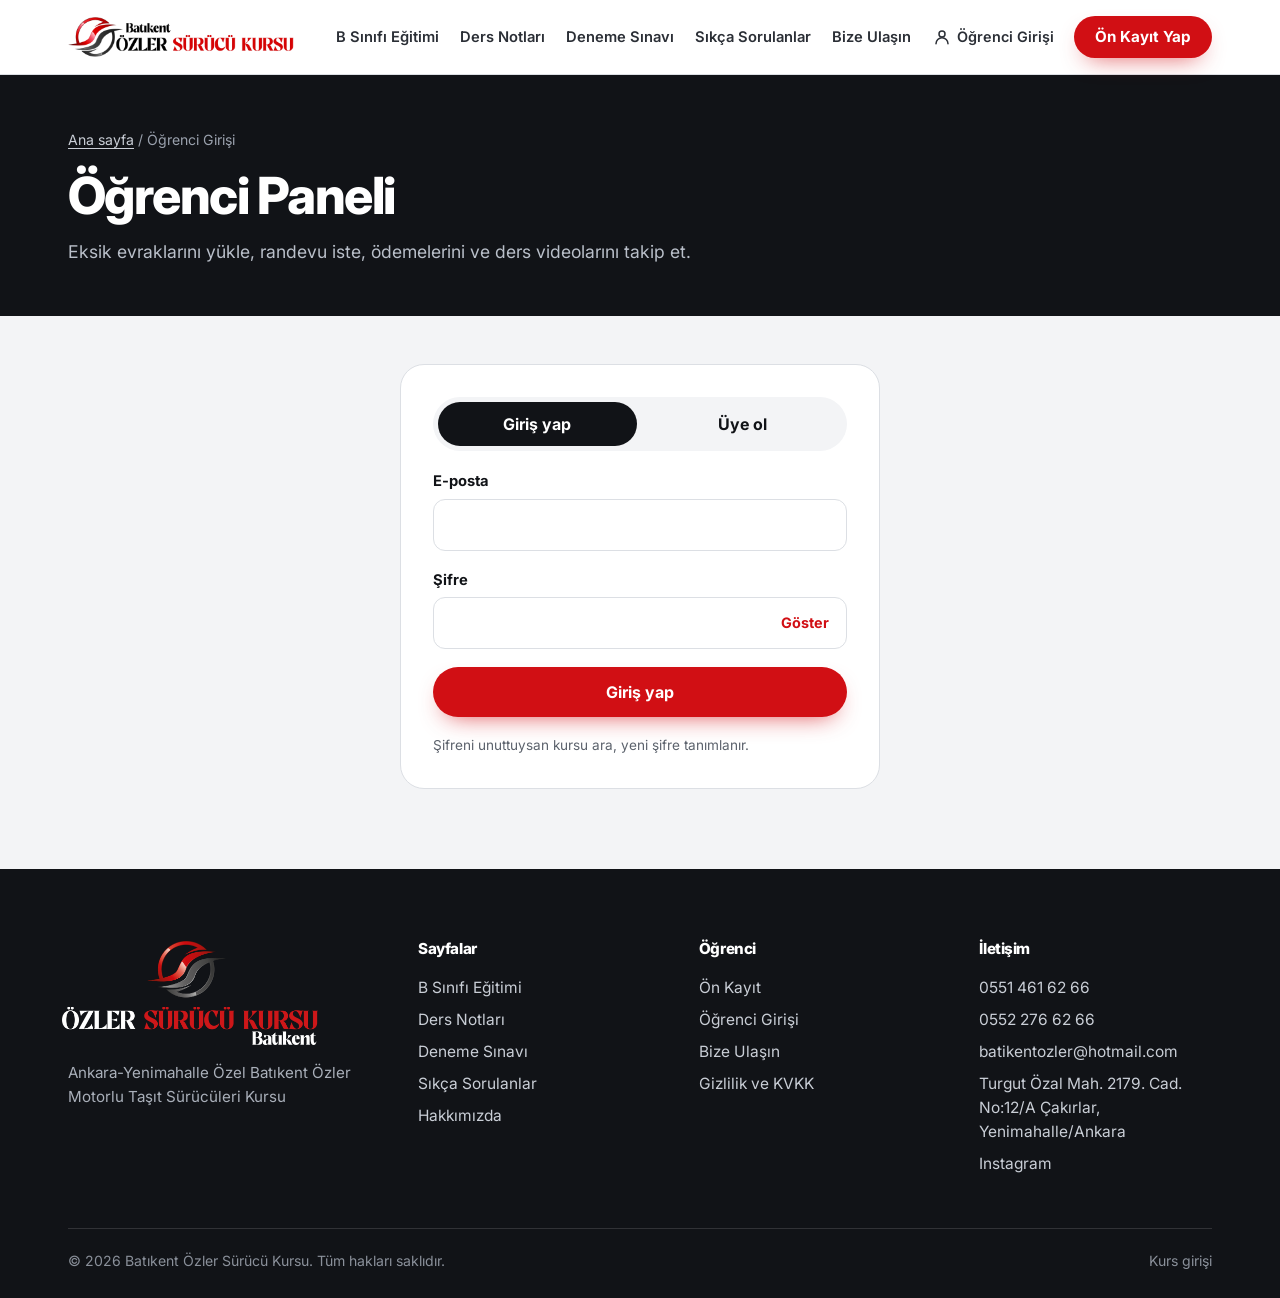
<file: ogrenci.html>
<!doctype html>
<html lang="tr"><head><meta charset="utf-8"><meta name="viewport" content="width=device-width,initial-scale=1,viewport-fit=cover">
<title>Öğrenci Paneli | Batıkent Özler Sürücü Kursu</title><meta name="description" content="Batıkent Özler Sürücü Kursu öğrenci paneli: evrak yükleme, randevu, ödemeler ve ders videoları.">
<meta name="theme-color" content="#D10F14"><link rel="canonical" href="https://batikentozlersurucukursu.com/ogrenci.html">
<meta property="og:type" content="website"><meta property="og:locale" content="tr_TR"><meta property="og:site_name" content="Batıkent Özler Sürücü Kursu">
<meta property="og:title" content="Öğrenci Paneli | Batıkent Özler Sürücü Kursu"><meta property="og:description" content="Batıkent Özler Sürücü Kursu öğrenci paneli: evrak yükleme, randevu, ödemeler ve ders videoları."><meta property="og:url" content="https://batikentozlersurucukursu.com/ogrenci.html"><meta property="og:image" content="https://batikentozlersurucukursu.com/img/on-cephe.jpg">
<link rel="manifest" href="manifest.webmanifest"><link rel="icon" type="image/png" href="img/favicon.png"><link rel="apple-touch-icon" href="img/apple-touch-icon.png">
<link rel="preconnect" href="https://fonts.googleapis.com"><link rel="preconnect" href="https://fonts.gstatic.com" crossorigin>
<link href="https://fonts.googleapis.com/css2?family=Inter:wght@400;500;600;700;800&display=swap" rel="stylesheet">
<link rel="stylesheet" href="css/stil.css">
</head><body data-sayfa="ogrenci">
<a class="atla" href="#icerik">İçeriğe geç</a>
<header class="ust"><div class="sar">
<a class="logo" href="index.html" aria-label="Batıkent Özler Sürücü Kursu ana sayfa"><img src="img/logo-yatay.png" width="240" height="43" alt="Batıkent Özler Sürücü Kursu"></a>
<nav class="gezinti" id="menu" aria-label="Ana menü"><ul class="menu"><li><a href="b-sinifi.html">B Sınıfı Eğitimi</a></li><li><a href="ders-notlari.html">Ders Notları</a></li><li><a href="deneme-sinavi.html">Deneme Sınavı</a></li><li><a href="sss.html">Sıkça Sorulanlar</a></li><li><a href="iletisim.html">Bize Ulaşın</a></li></ul>
<div class="ust-sag"><a class="ogr-link" href="ogrenci.html" aria-current="page"><svg viewBox="0 0 24 24" fill="none" stroke="currentColor" stroke-width="2" stroke-linecap="round" stroke-linejoin="round" width="18" height="18"><circle cx="12" cy="8" r="4"/><path d="M4 21a8 8 0 0 1 16 0"/></svg> Öğrenci Girişi</a><a class="dugme d-kirmizi kucuk" href="basvuru.html">Ön Kayıt Yap</a></div></nav>
<button class="hamb" type="button" aria-label="Menüyü aç" aria-expanded="false" aria-controls="menu"><span></span><span></span><span></span></button>
</div></header>
<main id="icerik">
<section class="sayfa-bas"><div class="sar"><div class="kirinti"><a href="index.html">Ana sayfa</a> / Öğrenci Girişi</div><h1>Öğrenci Paneli</h1><p>Eksik evraklarını yükle, randevu iste, ödemelerini ve ders videolarını takip et.</p></div></section><section class="panel-alan"><div class="sar"><div id="ogrAlan"><p class="yukleniyor">Yükleniyor…</p></div></div></section>
</main>
<footer class="alt"><div class="sar"><div class="alt-izgara">
<div><img src="img/logo-koyu-zemin.png" width="1000" height="407" alt="Batıkent Özler Sürücü Kursu"><p>Ankara-Yenimahalle Özel Batıkent Özler Motorlu Taşıt Sürücüleri Kursu</p></div>
<div><h4>Sayfalar</h4><ul><li><a href="b-sinifi.html">B Sınıfı Eğitimi</a></li><li><a href="ders-notlari.html">Ders Notları</a></li><li><a href="deneme-sinavi.html">Deneme Sınavı</a></li><li><a href="sss.html">Sıkça Sorulanlar</a></li><li><a href="hakkimizda.html">Hakkımızda</a></li></ul></div>
<div><h4>Öğrenci</h4><ul><li><a href="basvuru.html">Ön Kayıt</a></li><li><a href="ogrenci.html">Öğrenci Girişi</a></li><li><a href="iletisim.html">Bize Ulaşın</a></li><li><a href="kvkk.html">Gizlilik ve KVKK</a></li></ul></div>
<div><h4>İletişim</h4><ul><li><a data-k="telefon1" data-h="tel" href="tel:+905514616266">0551 461 62 66</a></li><li><a data-k="telefon2" data-h="tel" href="tel:+905522766266">0552 276 62 66</a></li><li><a data-k="eposta" data-h="mail" href="mailto:batikentozler@hotmail.com">batikentozler@hotmail.com</a></li><li data-k="adres">Turgut Özal Mah. 2179. Cad. No:12/A Çakırlar, Yenimahalle/Ankara</li>
<li><a data-k="instagram" data-h="url" data-t="Instagram" href="https://www.instagram.com/batikentozlersurucukursu/" target="_blank" rel="noopener">Instagram</a></li><li hidden><a data-k="youtube" data-h="url" data-t="YouTube" href="#" target="_blank" rel="noopener" hidden>YouTube</a></li><li hidden><a data-k="facebook" data-h="url" data-t="Facebook" href="#" target="_blank" rel="noopener" hidden>Facebook</a></li></ul></div>
</div><div class="telif"><span>© 2026 Batıkent Özler Sürücü Kursu. Tüm hakları saklıdır.</span><a href="yonetim.html" rel="nofollow">Kurs girişi</a></div></div></footer>
<div class="mobil-cubuk" aria-label="Hızlı işlemler">
<a href="tel:+905514616266" data-k="telefon1" data-h="tel" data-t="Ara"><svg viewBox="0 0 24 24" fill="none" stroke="currentColor" stroke-width="2" stroke-linecap="round" stroke-linejoin="round"><path d="M22 16.9v3a2 2 0 0 1-2.2 2 19.8 19.8 0 0 1-8.6-3.1 19.5 19.5 0 0 1-6-6A19.8 19.8 0 0 1 2.1 4.2 2 2 0 0 1 4.1 2h3a2 2 0 0 1 2 1.7c.1 1 .4 1.9.7 2.8a2 2 0 0 1-.5 2.1L8.1 9.9a16 16 0 0 0 6 6l1.3-1.3a2 2 0 0 1 2.1-.4c.9.3 1.8.6 2.8.7a2 2 0 0 1 1.7 2z"/></svg>Ara</a>
<a class="w" href="https://wa.me/905514616266" data-k="whatsapp" data-h="wa" data-t="WhatsApp" target="_blank" rel="noopener"><svg viewBox="0 0 24 24" fill="none" stroke="currentColor" stroke-width="2" stroke-linecap="round" stroke-linejoin="round"><path d="M21 11.5a8.4 8.4 0 0 1-12.4 7.4L3 20.5l1.7-5.4A8.4 8.4 0 1 1 21 11.5z"/><path d="M9 9.5c.3 2.2 2.3 4.2 4.5 4.6l1.2-1.2-1.7-1-.8.6a3.4 3.4 0 0 1-1.5-1.5l.6-.8-1-1.7z" fill="currentColor" stroke="none"/></svg>WhatsApp</a>
<a class="b" href="basvuru.html"><svg viewBox="0 0 24 24" fill="none" stroke="currentColor" stroke-width="2" stroke-linecap="round" stroke-linejoin="round"><path d="M14 3H7a2 2 0 0 0-2 2v14a2 2 0 0 0 2 2h10a2 2 0 0 0 2-2V8z"/><path d="M14 3v5h5M9 13h6M9 17h6"/></svg>Ön Kayıt</a></div>
<script src="js/vendor/supabase.js"></script>
<script src="js/config.js"></script>
<script src="js/ayar.js"></script>
<script src="js/veri.js"></script>
<script src="js/ortak.js"></script>
<script src="js/sayfalar.js"></script>
<script src="js/ogrenci.js"></script>
</body></html>
</file>
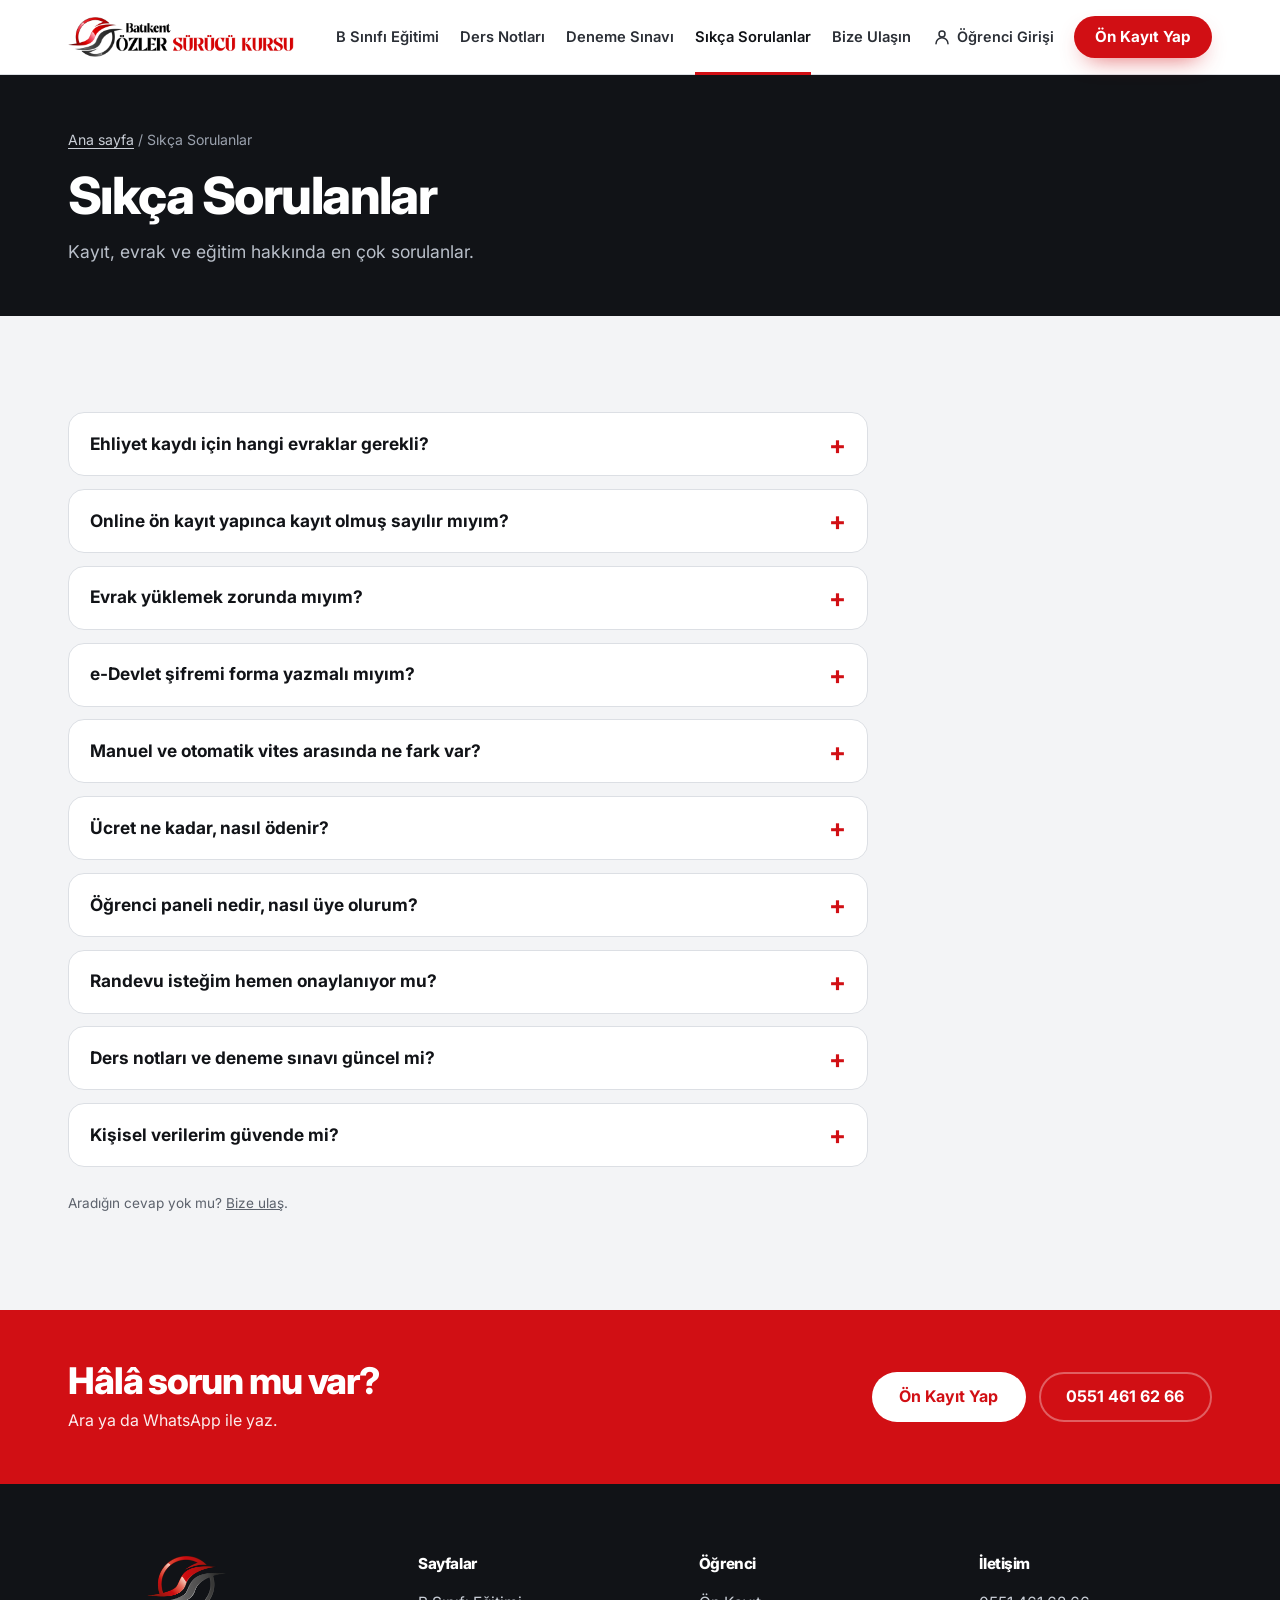
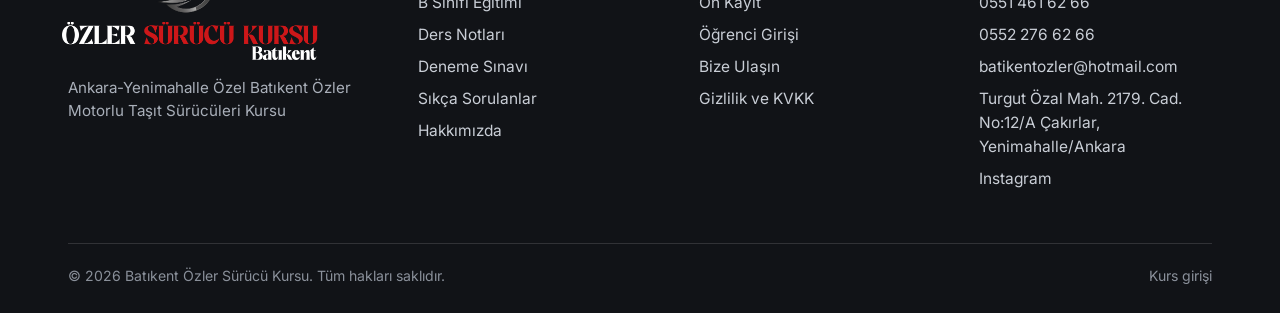
<file: sss.html>
<!doctype html>
<html lang="tr"><head><meta charset="utf-8"><meta name="viewport" content="width=device-width,initial-scale=1,viewport-fit=cover">
<title>Sıkça Sorulanlar | Batıkent Özler Sürücü Kursu</title><meta name="description" content="Sürücü kursu kayıt evrakları, vites seçimi, ödeme ve öğrenci paneli hakkında sık sorulan sorular.">
<meta name="theme-color" content="#D10F14"><link rel="canonical" href="https://batikentozlersurucukursu.com/sss.html">
<meta property="og:type" content="website"><meta property="og:locale" content="tr_TR"><meta property="og:site_name" content="Batıkent Özler Sürücü Kursu">
<meta property="og:title" content="Sıkça Sorulanlar | Batıkent Özler Sürücü Kursu"><meta property="og:description" content="Sürücü kursu kayıt evrakları, vites seçimi, ödeme ve öğrenci paneli hakkında sık sorulan sorular."><meta property="og:url" content="https://batikentozlersurucukursu.com/sss.html"><meta property="og:image" content="https://batikentozlersurucukursu.com/img/on-cephe.jpg">
<link rel="manifest" href="manifest.webmanifest"><link rel="icon" type="image/png" href="img/favicon.png"><link rel="apple-touch-icon" href="img/apple-touch-icon.png">
<link rel="preconnect" href="https://fonts.googleapis.com"><link rel="preconnect" href="https://fonts.gstatic.com" crossorigin>
<link href="https://fonts.googleapis.com/css2?family=Inter:wght@400;500;600;700;800&display=swap" rel="stylesheet">
<link rel="stylesheet" href="css/stil.css">
</head><body data-sayfa="">
<a class="atla" href="#icerik">İçeriğe geç</a>
<header class="ust"><div class="sar">
<a class="logo" href="index.html" aria-label="Batıkent Özler Sürücü Kursu ana sayfa"><img src="img/logo-yatay.png" width="240" height="43" alt="Batıkent Özler Sürücü Kursu"></a>
<nav class="gezinti" id="menu" aria-label="Ana menü"><ul class="menu"><li><a href="b-sinifi.html">B Sınıfı Eğitimi</a></li><li><a href="ders-notlari.html">Ders Notları</a></li><li><a href="deneme-sinavi.html">Deneme Sınavı</a></li><li><a href="sss.html" aria-current="page">Sıkça Sorulanlar</a></li><li><a href="iletisim.html">Bize Ulaşın</a></li></ul>
<div class="ust-sag"><a class="ogr-link" href="ogrenci.html"><svg viewBox="0 0 24 24" fill="none" stroke="currentColor" stroke-width="2" stroke-linecap="round" stroke-linejoin="round" width="18" height="18"><circle cx="12" cy="8" r="4"/><path d="M4 21a8 8 0 0 1 16 0"/></svg> Öğrenci Girişi</a><a class="dugme d-kirmizi kucuk" href="basvuru.html">Ön Kayıt Yap</a></div></nav>
<button class="hamb" type="button" aria-label="Menüyü aç" aria-expanded="false" aria-controls="menu"><span></span><span></span><span></span></button>
</div></header>
<main id="icerik">
<section class="sayfa-bas"><div class="sar"><div class="kirinti"><a href="index.html">Ana sayfa</a> / Sıkça Sorulanlar</div><h1>Sıkça Sorulanlar</h1><p>Kayıt, evrak ve eğitim hakkında en çok sorulanlar.</p></div></section><section class="bolum"><div class="sar"><div class="sss"><details><summary>Ehliyet kaydı için hangi evraklar gerekli?</summary><ul><li>2 adet biyometrik fotoğraf</li><li>Diploma (öğrenci belgesi ve tastikname de geçerlidir)</li><li>Sağlık raporu (aile hekiminden ücretsiz alınabilir)</li><li>Nüfus cüzdanı fotokopisi</li><li>Adli sicil kağıdı (sabıka kaydı)</li><li>e-Devlet şifresi (kayıt sırasında yanında olsun)</li></ul></details><details><summary>Online ön kayıt yapınca kayıt olmuş sayılır mıyım?</summary><p>Hayır. Ön kayıt, kursa bilgilerini bırakmandır. Kurs başvurunu inceler ve seni arar. Kayıt, evrakların kontrol edilip kursta tamamlanınca yapılır.</p></details><details><summary>Evrak yüklemek zorunda mıyım?</summary><p>Hayır. Evraklarını şimdi yükleyebilir ya da kursa elden getirebilirsin. Yüklediğin evraklara yalnızca kurs yetkilileri ulaşır.</p></details><details><summary>e-Devlet şifremi forma yazmalı mıyım?</summary><p>Hayır, hiçbir forma yazma. Kayıt sırasında şifren gerekir, kursa gelirken yanında olsun yeter.</p></details><details><summary>Manuel ve otomatik vites arasında ne fark var?</summary><p>Manuel vitesle ehliyet aldığında hem manuel hem otomatik vitesli otomobil kullanabilirsin. Otomatik vitesle aldığında ehliyetin yalnızca otomatik vitesli araç kullanma yetkisi verebilir. Hangisini seçeceğine kayıttan önce bizimle konuşarak karar ver.</p></details><details><summary>Ücret ne kadar, nasıl ödenir?</summary><p>Güncel ücret bilgisi için bizi ara. Ödemeyi kredi kartıyla ya da elden taksitle yapabilirsin.</p></details><details><summary>Öğrenci paneli nedir, nasıl üye olurum?</summary><p>Öğrenci paneli, kayıt olduktan sonra kullandığın ekrandır. Buradan eksik evraklarını yükler, randevu ister, ödeme planını ve ders videolarını görürsün. <a href="ogrenci.html" style="color:#d10f14;font-weight:600">Öğrenci girişi</a> sayfasından e-posta ve şifrenle üye olabilirsin.</p></details><details><summary>Randevu isteğim hemen onaylanıyor mu?</summary><p>Hayır. İsteğin kursa iletilir, kurs onayladığında panelinde "Onaylandı" yazar. Acil durumda kursu arayabilirsin.</p></details><details><summary>Ders notları ve deneme sınavı güncel mi?</summary><p>Ders notları genel bilgilendirme amaçlıdır. Mevzuat ve sınav konuları zaman zaman değişir, güncel bilgi için eğitmenlerimize danış. Deneme sınavındaki sorular çalışma amaçlı örneklerdir.</p></details><details><summary>Kişisel verilerim güvende mi?</summary><p>Verilerini yalnızca kayıt işlemleri için kullanırız, üçüncü kişilere satmayız. Yüklediğin evraklar herkese açık bir yerde yayınlanmaz. Ayrıntı için <a href="kvkk.html" style="color:#d10f14;font-weight:600">Gizlilik ve KVKK</a> sayfasına bak.</p></details></div><p style="margin-top:1.6rem" class="kucuk-not">Aradığın cevap yok mu? <a href="iletisim.html" style="text-decoration:underline">Bize ulaş</a>.</p></div></section><section class="bant"><div class="sar"><div><h2>Hâlâ sorun mu var?</h2><p>Ara ya da WhatsApp ile yaz.</p></div><div class="dugmeler"><a class="dugme d-beyaz" href="basvuru.html">Ön Kayıt Yap</a><a class="dugme d-hayalet" data-k="telefon1" data-h="tel" href="tel:+905514616266">0551 461 62 66</a></div></div></section>
</main>
<footer class="alt"><div class="sar"><div class="alt-izgara">
<div><img src="img/logo-koyu-zemin.png" width="1000" height="407" alt="Batıkent Özler Sürücü Kursu"><p>Ankara-Yenimahalle Özel Batıkent Özler Motorlu Taşıt Sürücüleri Kursu</p></div>
<div><h4>Sayfalar</h4><ul><li><a href="b-sinifi.html">B Sınıfı Eğitimi</a></li><li><a href="ders-notlari.html">Ders Notları</a></li><li><a href="deneme-sinavi.html">Deneme Sınavı</a></li><li><a href="sss.html">Sıkça Sorulanlar</a></li><li><a href="hakkimizda.html">Hakkımızda</a></li></ul></div>
<div><h4>Öğrenci</h4><ul><li><a href="basvuru.html">Ön Kayıt</a></li><li><a href="ogrenci.html">Öğrenci Girişi</a></li><li><a href="iletisim.html">Bize Ulaşın</a></li><li><a href="kvkk.html">Gizlilik ve KVKK</a></li></ul></div>
<div><h4>İletişim</h4><ul><li><a data-k="telefon1" data-h="tel" href="tel:+905514616266">0551 461 62 66</a></li><li><a data-k="telefon2" data-h="tel" href="tel:+905522766266">0552 276 62 66</a></li><li><a data-k="eposta" data-h="mail" href="mailto:batikentozler@hotmail.com">batikentozler@hotmail.com</a></li><li data-k="adres">Turgut Özal Mah. 2179. Cad. No:12/A Çakırlar, Yenimahalle/Ankara</li>
<li><a data-k="instagram" data-h="url" data-t="Instagram" href="https://www.instagram.com/batikentozlersurucukursu/" target="_blank" rel="noopener">Instagram</a></li><li hidden><a data-k="youtube" data-h="url" data-t="YouTube" href="#" target="_blank" rel="noopener" hidden>YouTube</a></li><li hidden><a data-k="facebook" data-h="url" data-t="Facebook" href="#" target="_blank" rel="noopener" hidden>Facebook</a></li></ul></div>
</div><div class="telif"><span>© 2026 Batıkent Özler Sürücü Kursu. Tüm hakları saklıdır.</span><a href="yonetim.html" rel="nofollow">Kurs girişi</a></div></div></footer>
<div class="mobil-cubuk" aria-label="Hızlı işlemler">
<a href="tel:+905514616266" data-k="telefon1" data-h="tel" data-t="Ara"><svg viewBox="0 0 24 24" fill="none" stroke="currentColor" stroke-width="2" stroke-linecap="round" stroke-linejoin="round"><path d="M22 16.9v3a2 2 0 0 1-2.2 2 19.8 19.8 0 0 1-8.6-3.1 19.5 19.5 0 0 1-6-6A19.8 19.8 0 0 1 2.1 4.2 2 2 0 0 1 4.1 2h3a2 2 0 0 1 2 1.7c.1 1 .4 1.9.7 2.8a2 2 0 0 1-.5 2.1L8.1 9.9a16 16 0 0 0 6 6l1.3-1.3a2 2 0 0 1 2.1-.4c.9.3 1.8.6 2.8.7a2 2 0 0 1 1.7 2z"/></svg>Ara</a>
<a class="w" href="https://wa.me/905514616266" data-k="whatsapp" data-h="wa" data-t="WhatsApp" target="_blank" rel="noopener"><svg viewBox="0 0 24 24" fill="none" stroke="currentColor" stroke-width="2" stroke-linecap="round" stroke-linejoin="round"><path d="M21 11.5a8.4 8.4 0 0 1-12.4 7.4L3 20.5l1.7-5.4A8.4 8.4 0 1 1 21 11.5z"/><path d="M9 9.5c.3 2.2 2.3 4.2 4.5 4.6l1.2-1.2-1.7-1-.8.6a3.4 3.4 0 0 1-1.5-1.5l.6-.8-1-1.7z" fill="currentColor" stroke="none"/></svg>WhatsApp</a>
<a class="b" href="basvuru.html"><svg viewBox="0 0 24 24" fill="none" stroke="currentColor" stroke-width="2" stroke-linecap="round" stroke-linejoin="round"><path d="M14 3H7a2 2 0 0 0-2 2v14a2 2 0 0 0 2 2h10a2 2 0 0 0 2-2V8z"/><path d="M14 3v5h5M9 13h6M9 17h6"/></svg>Ön Kayıt</a></div>
<script src="js/vendor/supabase.js"></script>
<script src="js/config.js"></script>
<script src="js/ayar.js"></script>
<script src="js/veri.js"></script>
<script src="js/ortak.js"></script>
<script src="js/sayfalar.js"></script>
</body></html>
</file>
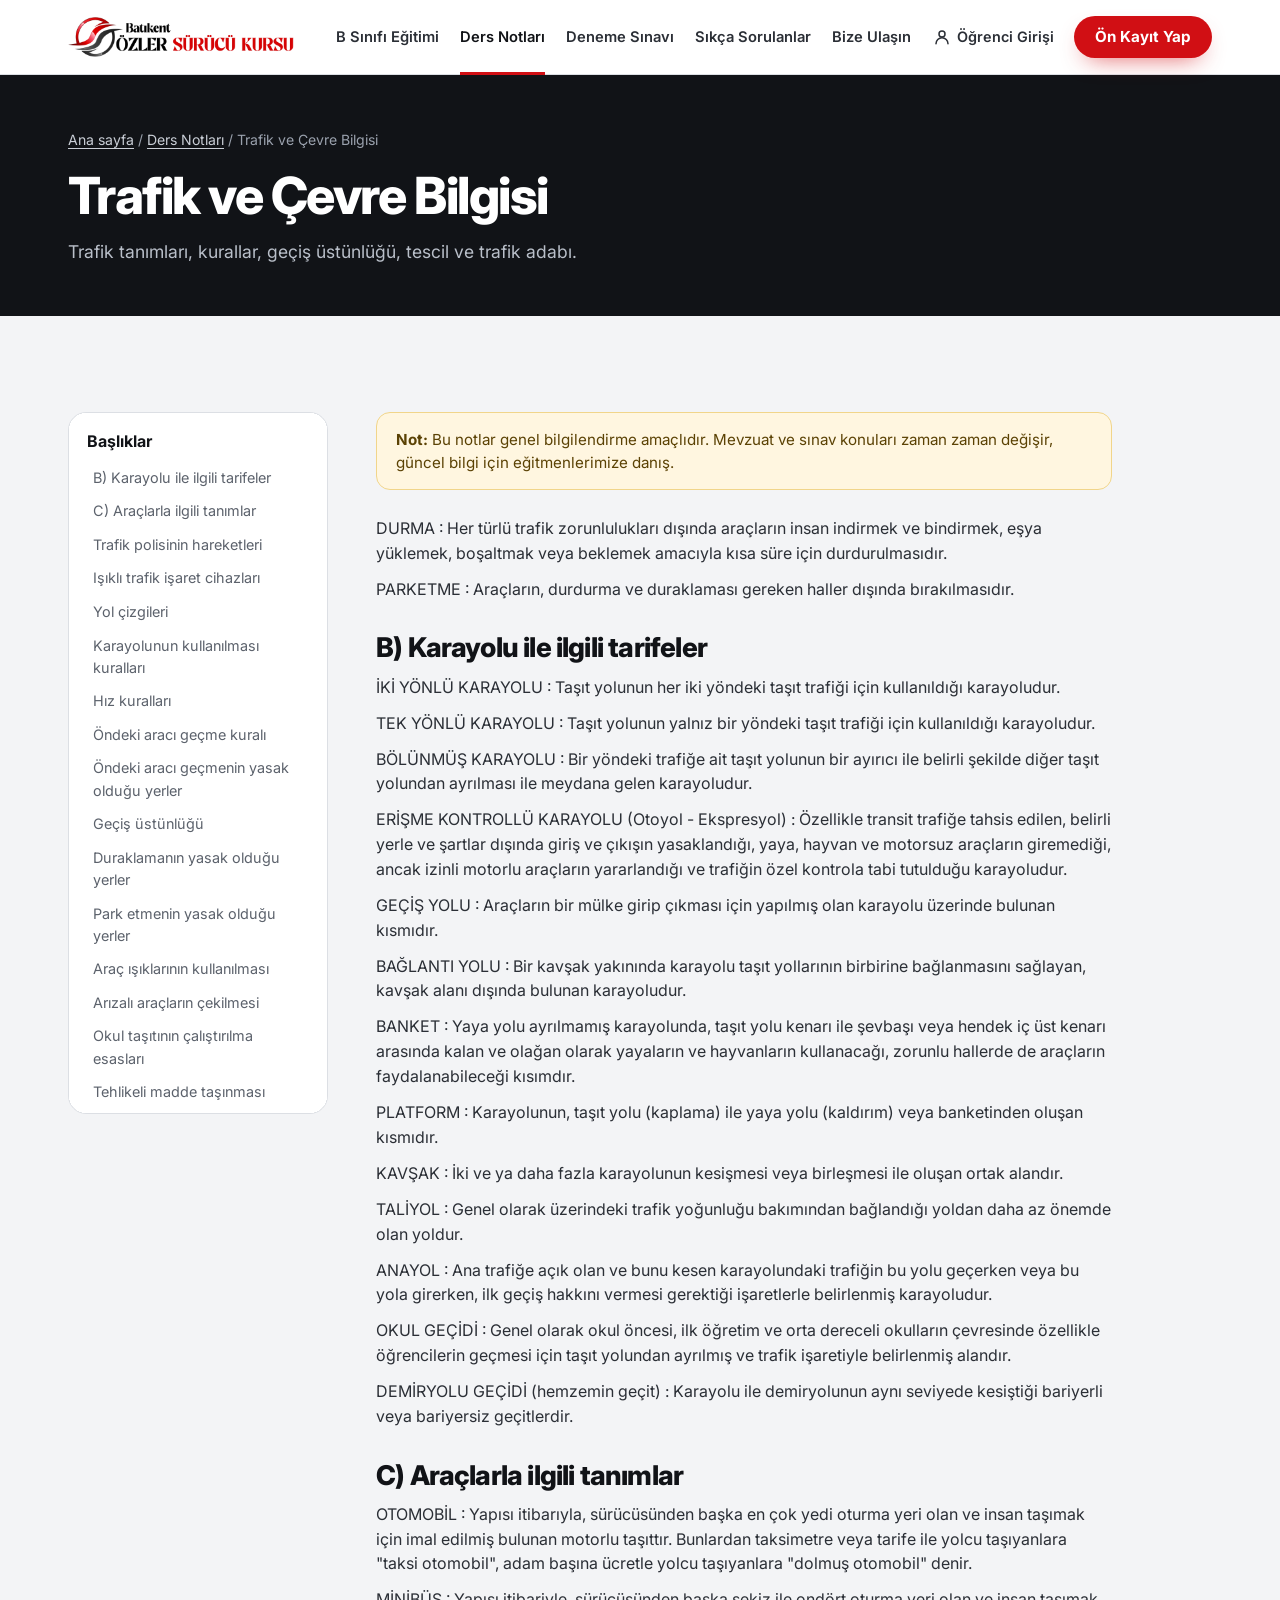
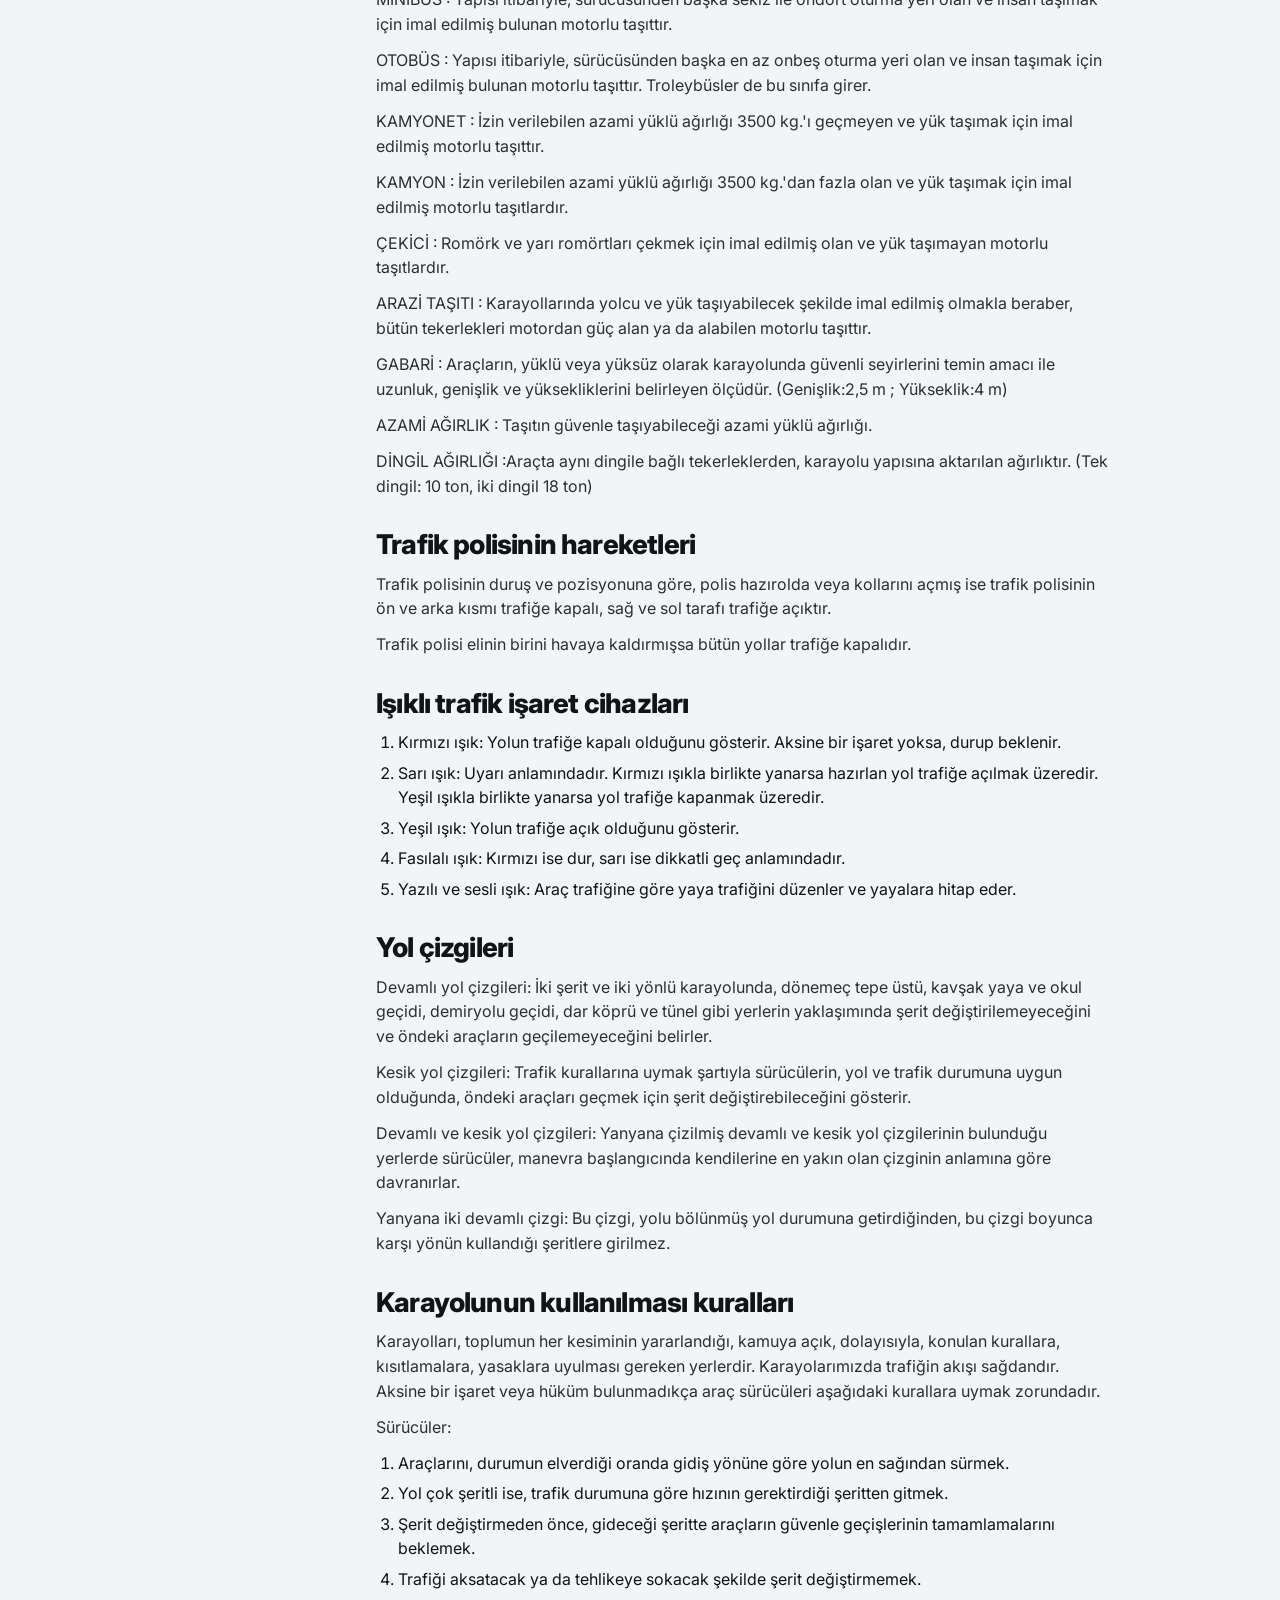
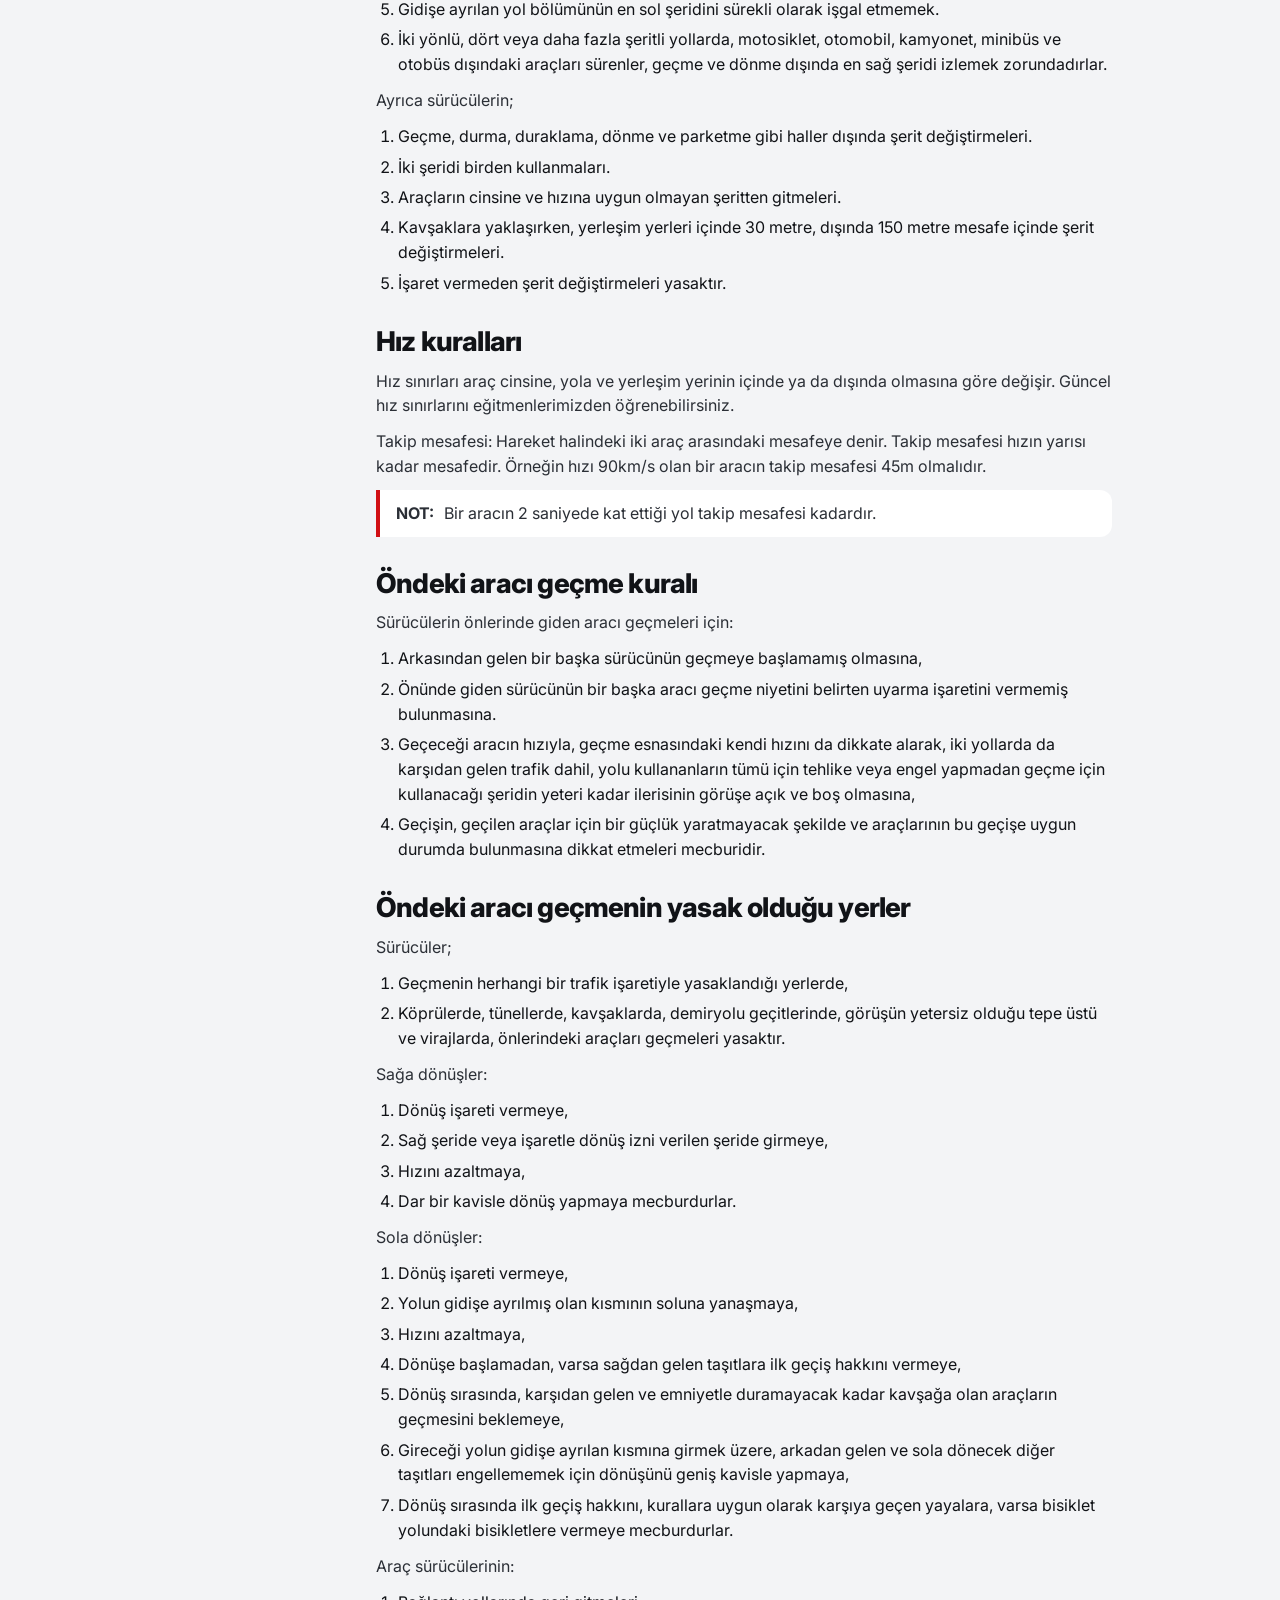
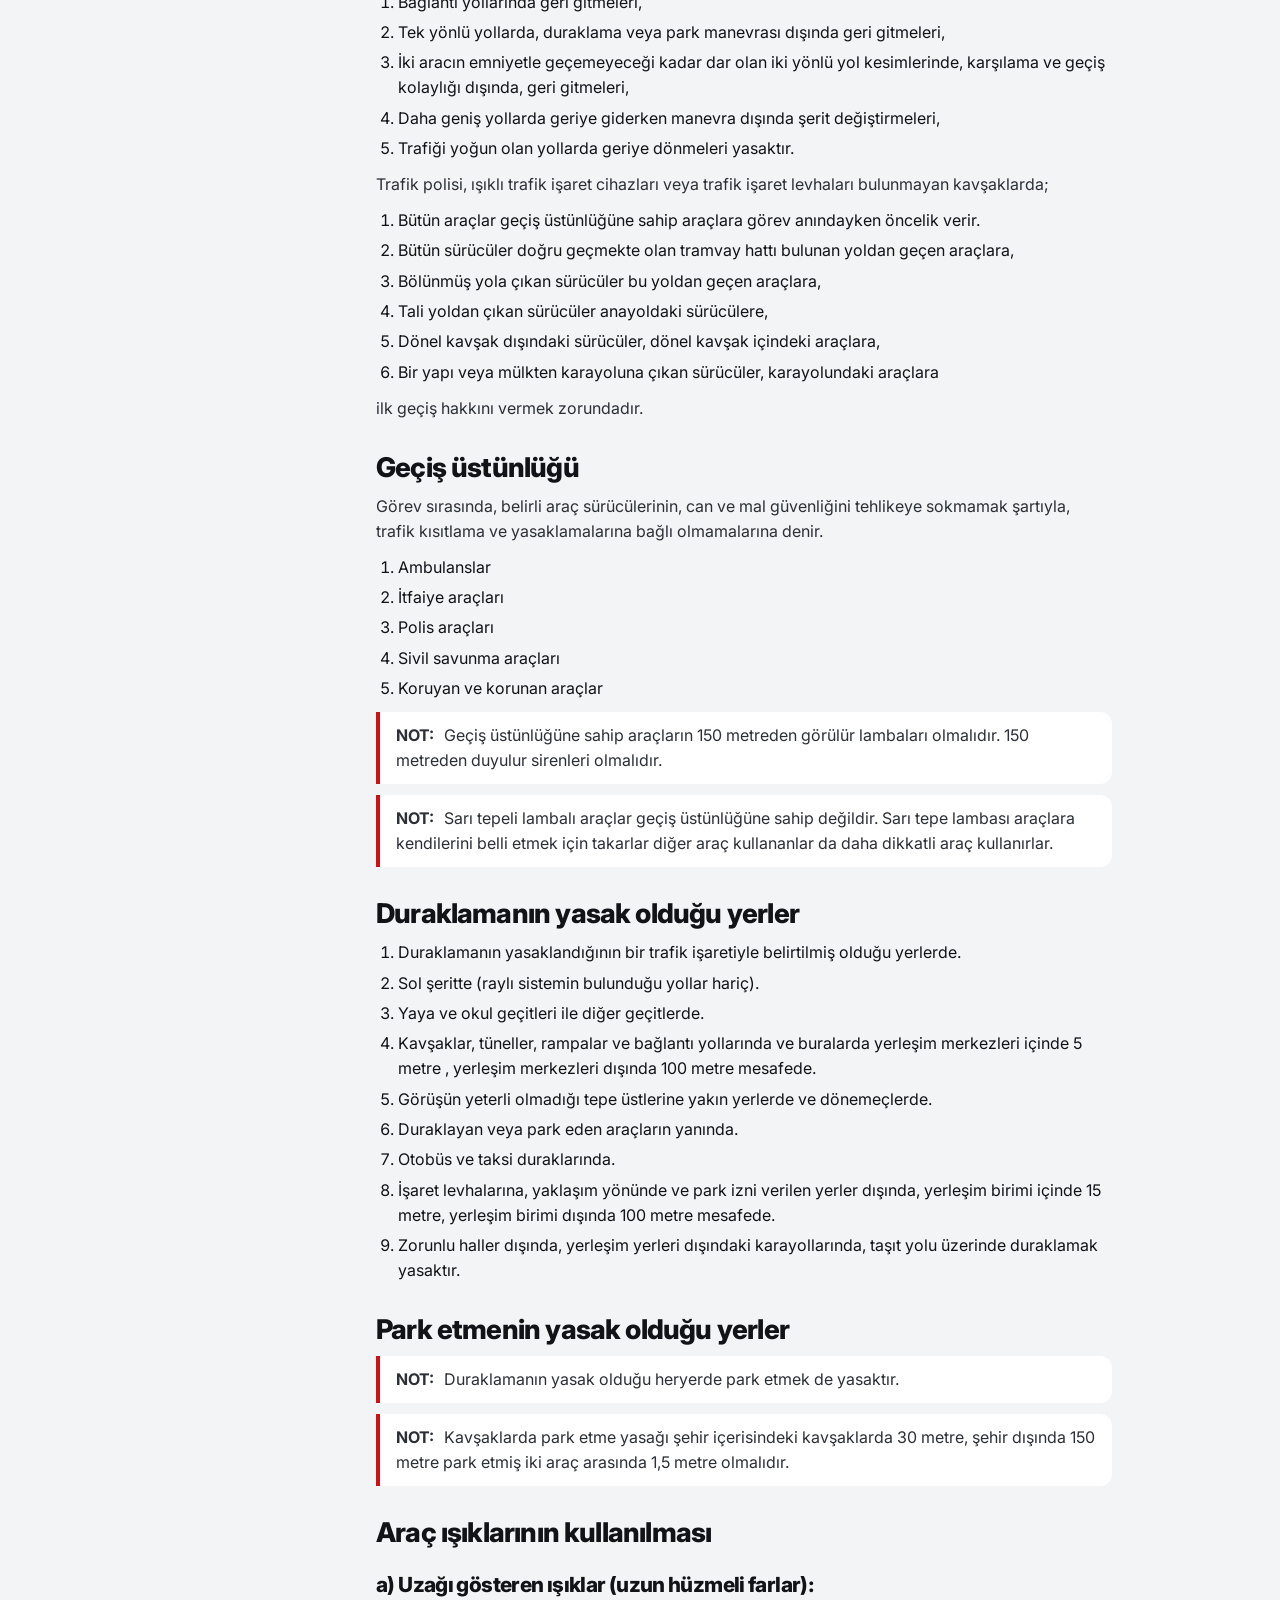
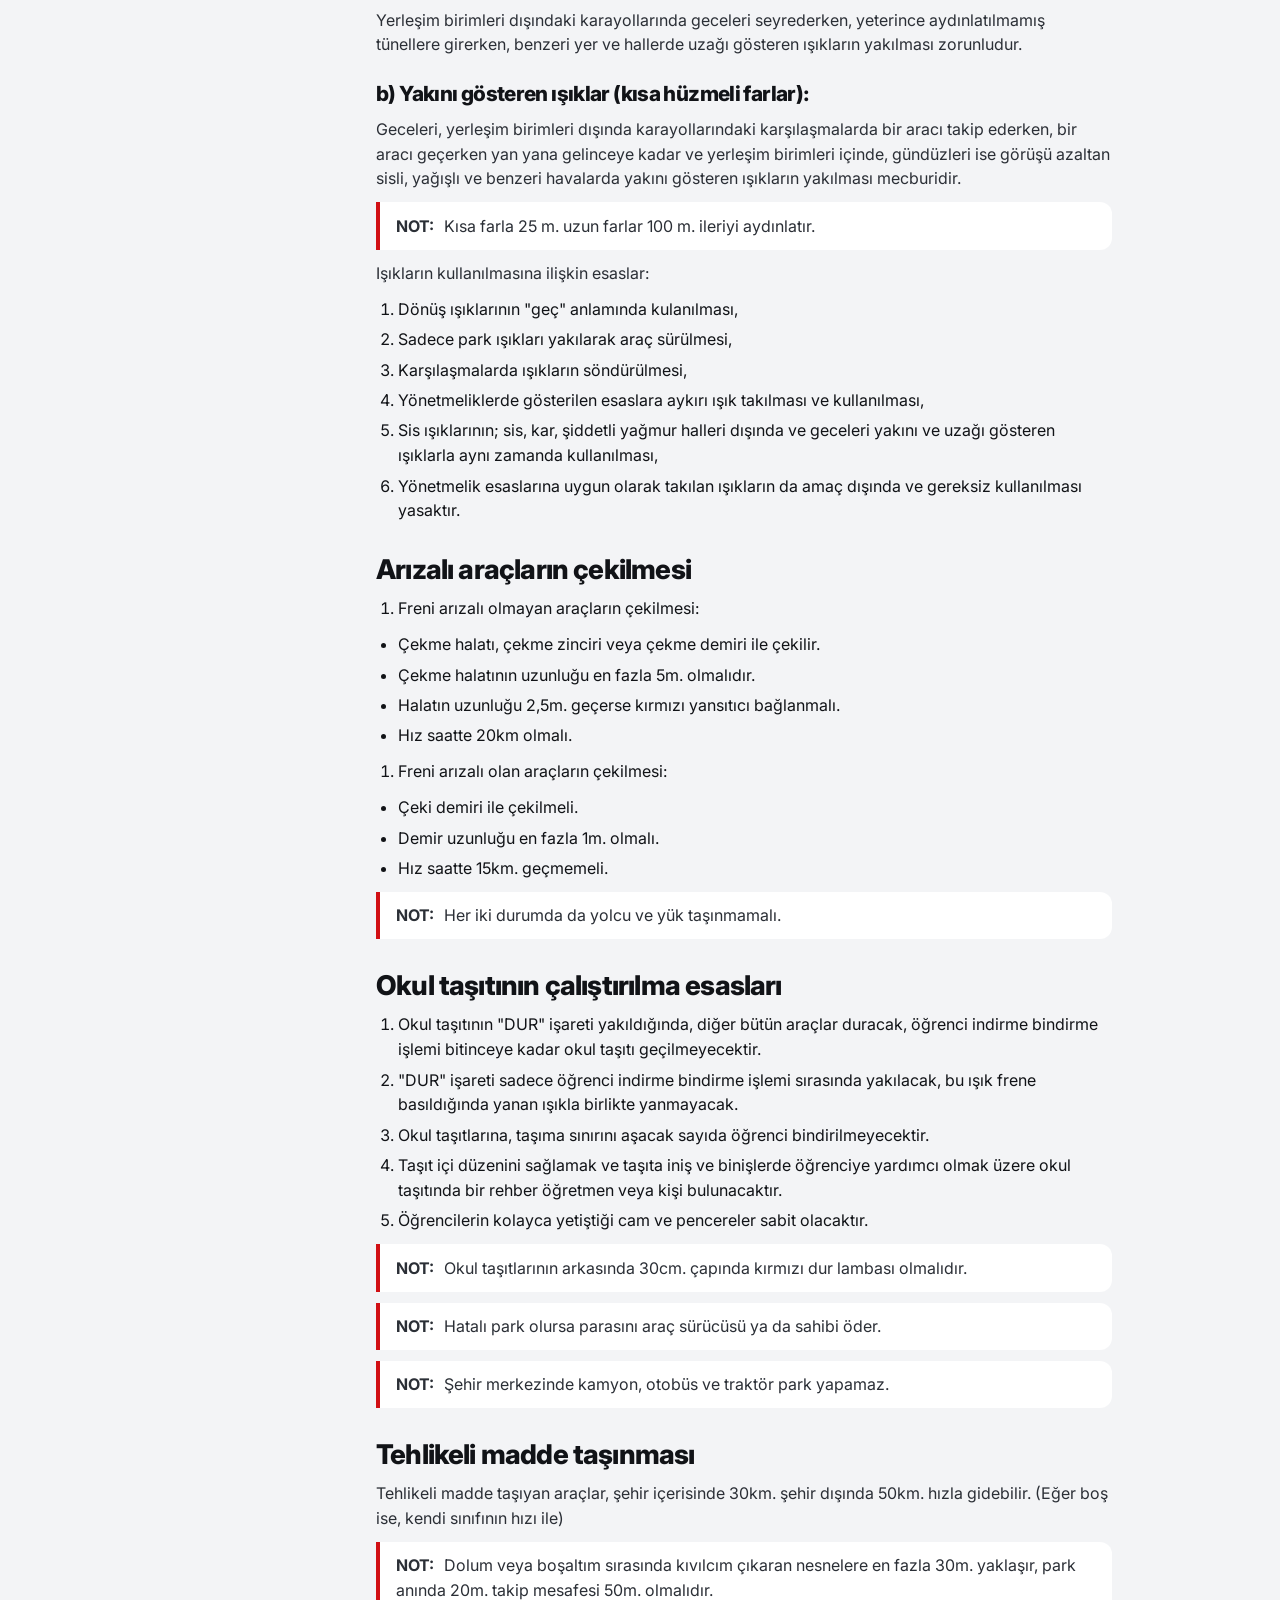
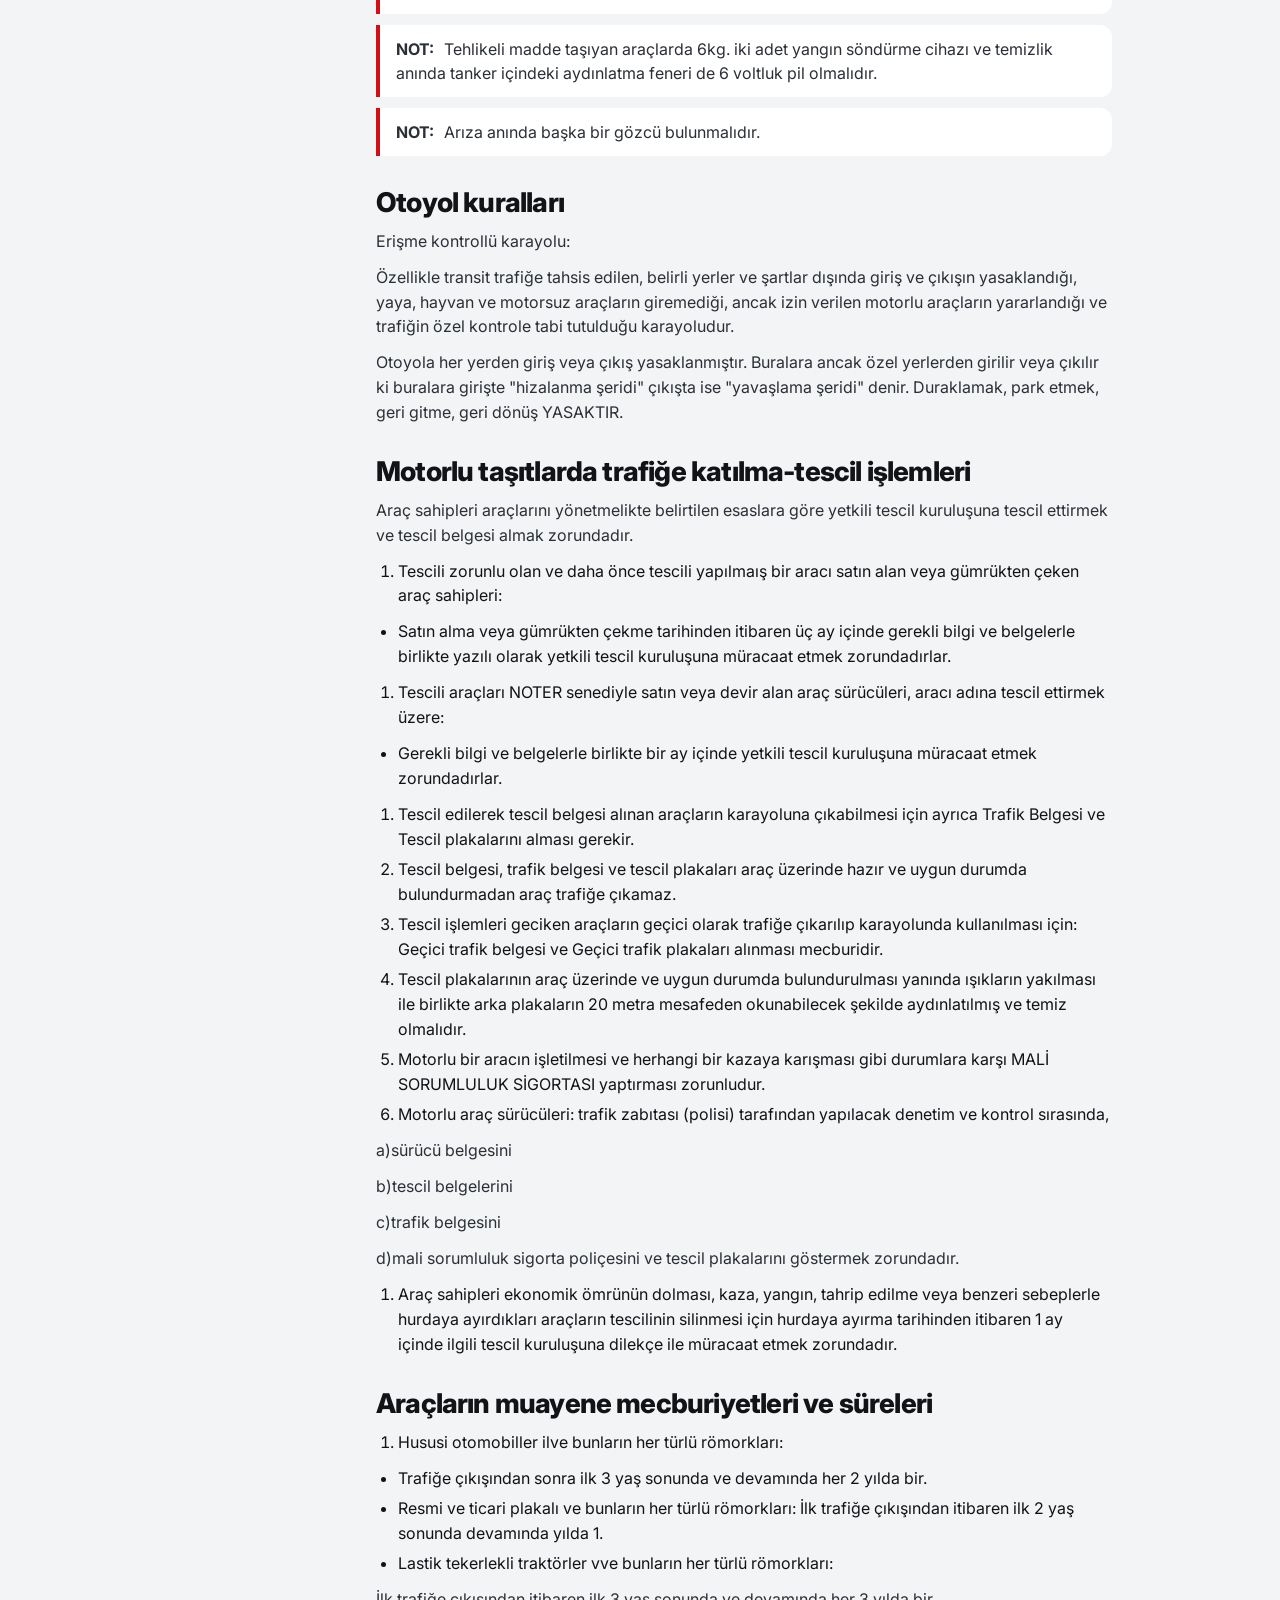
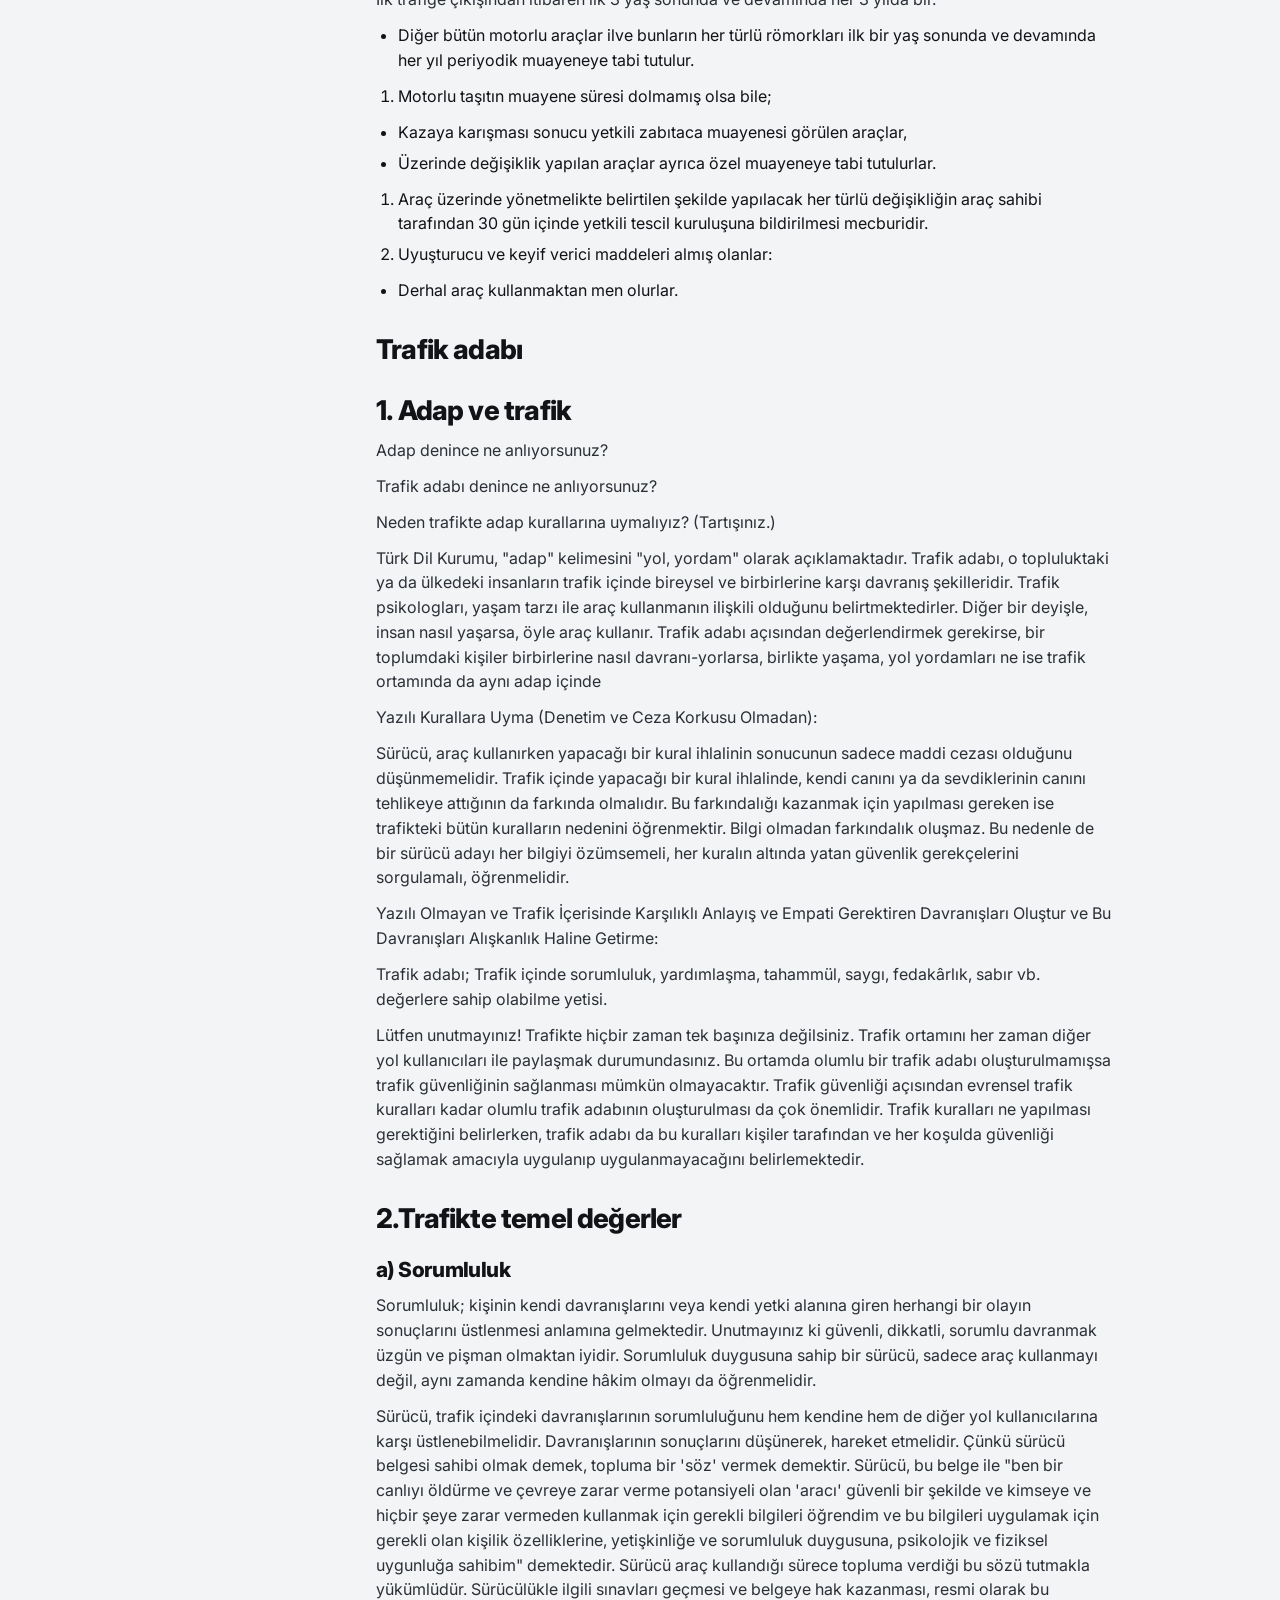
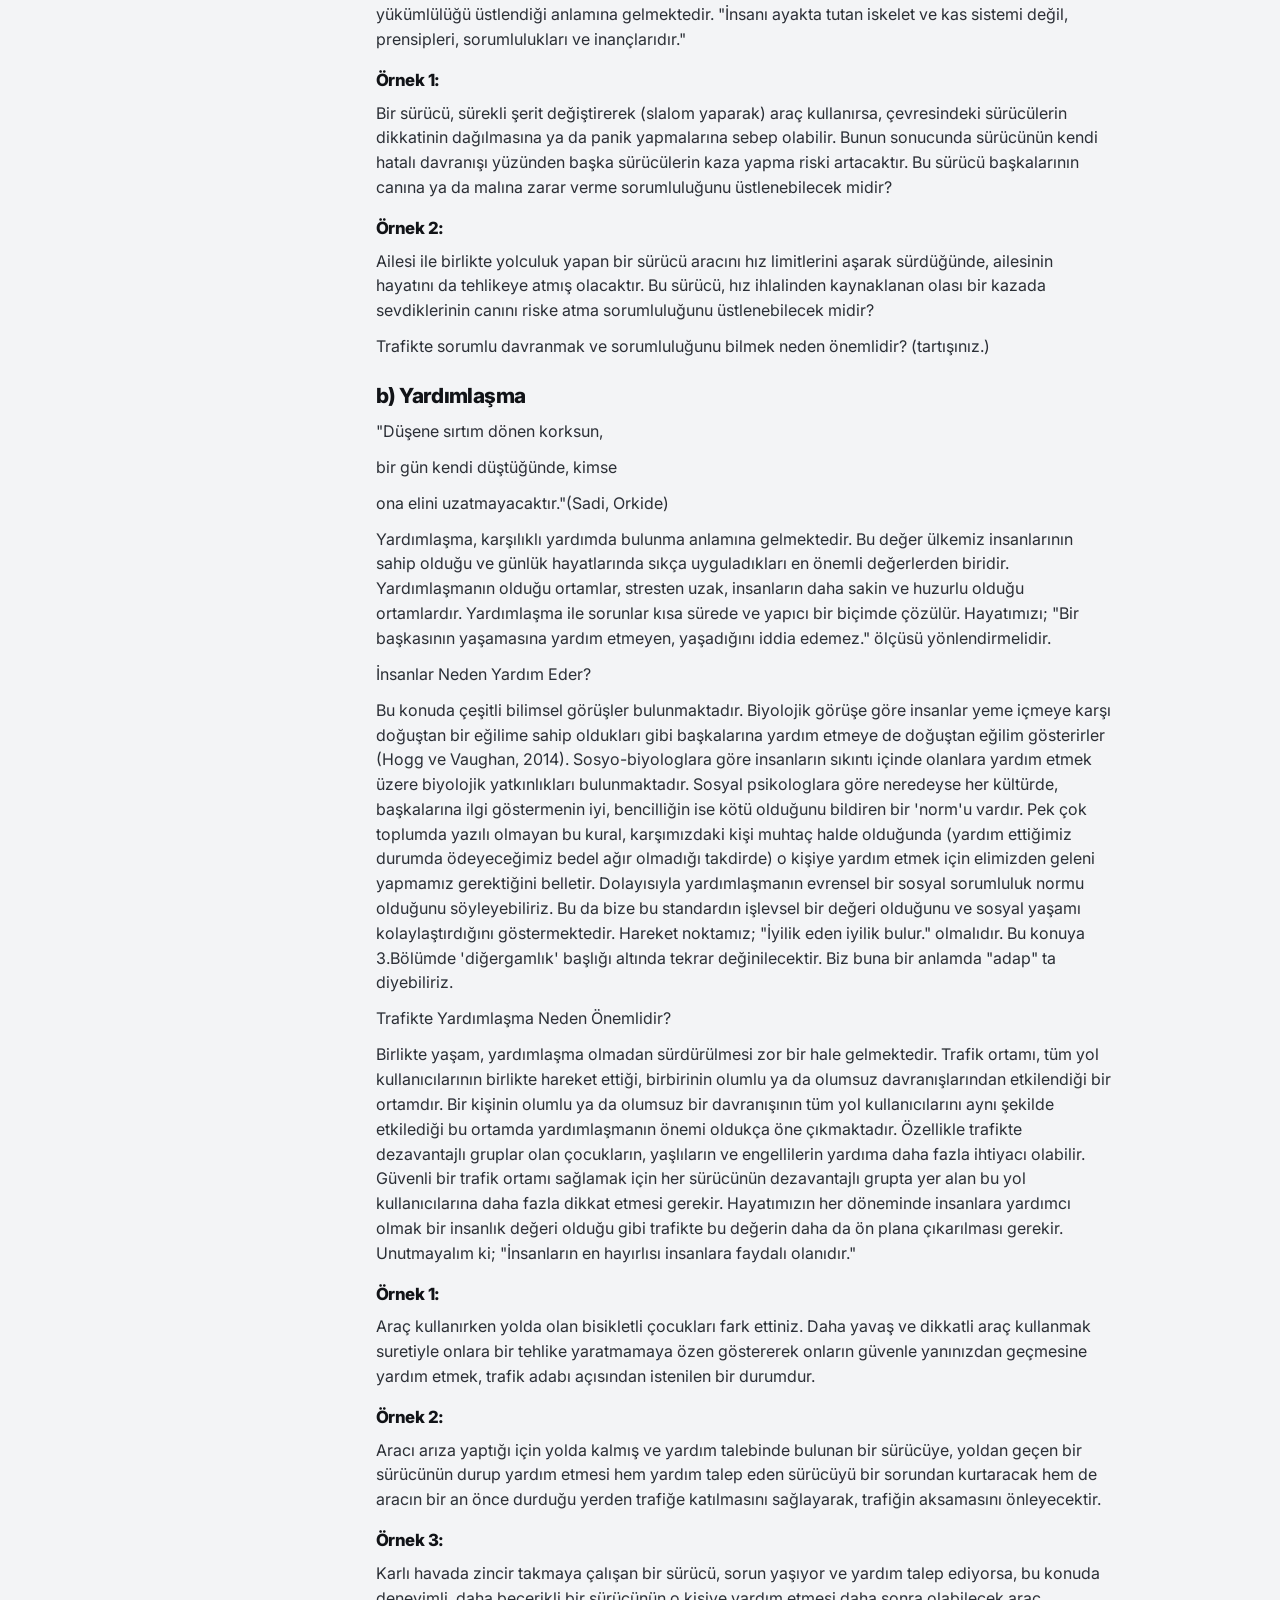
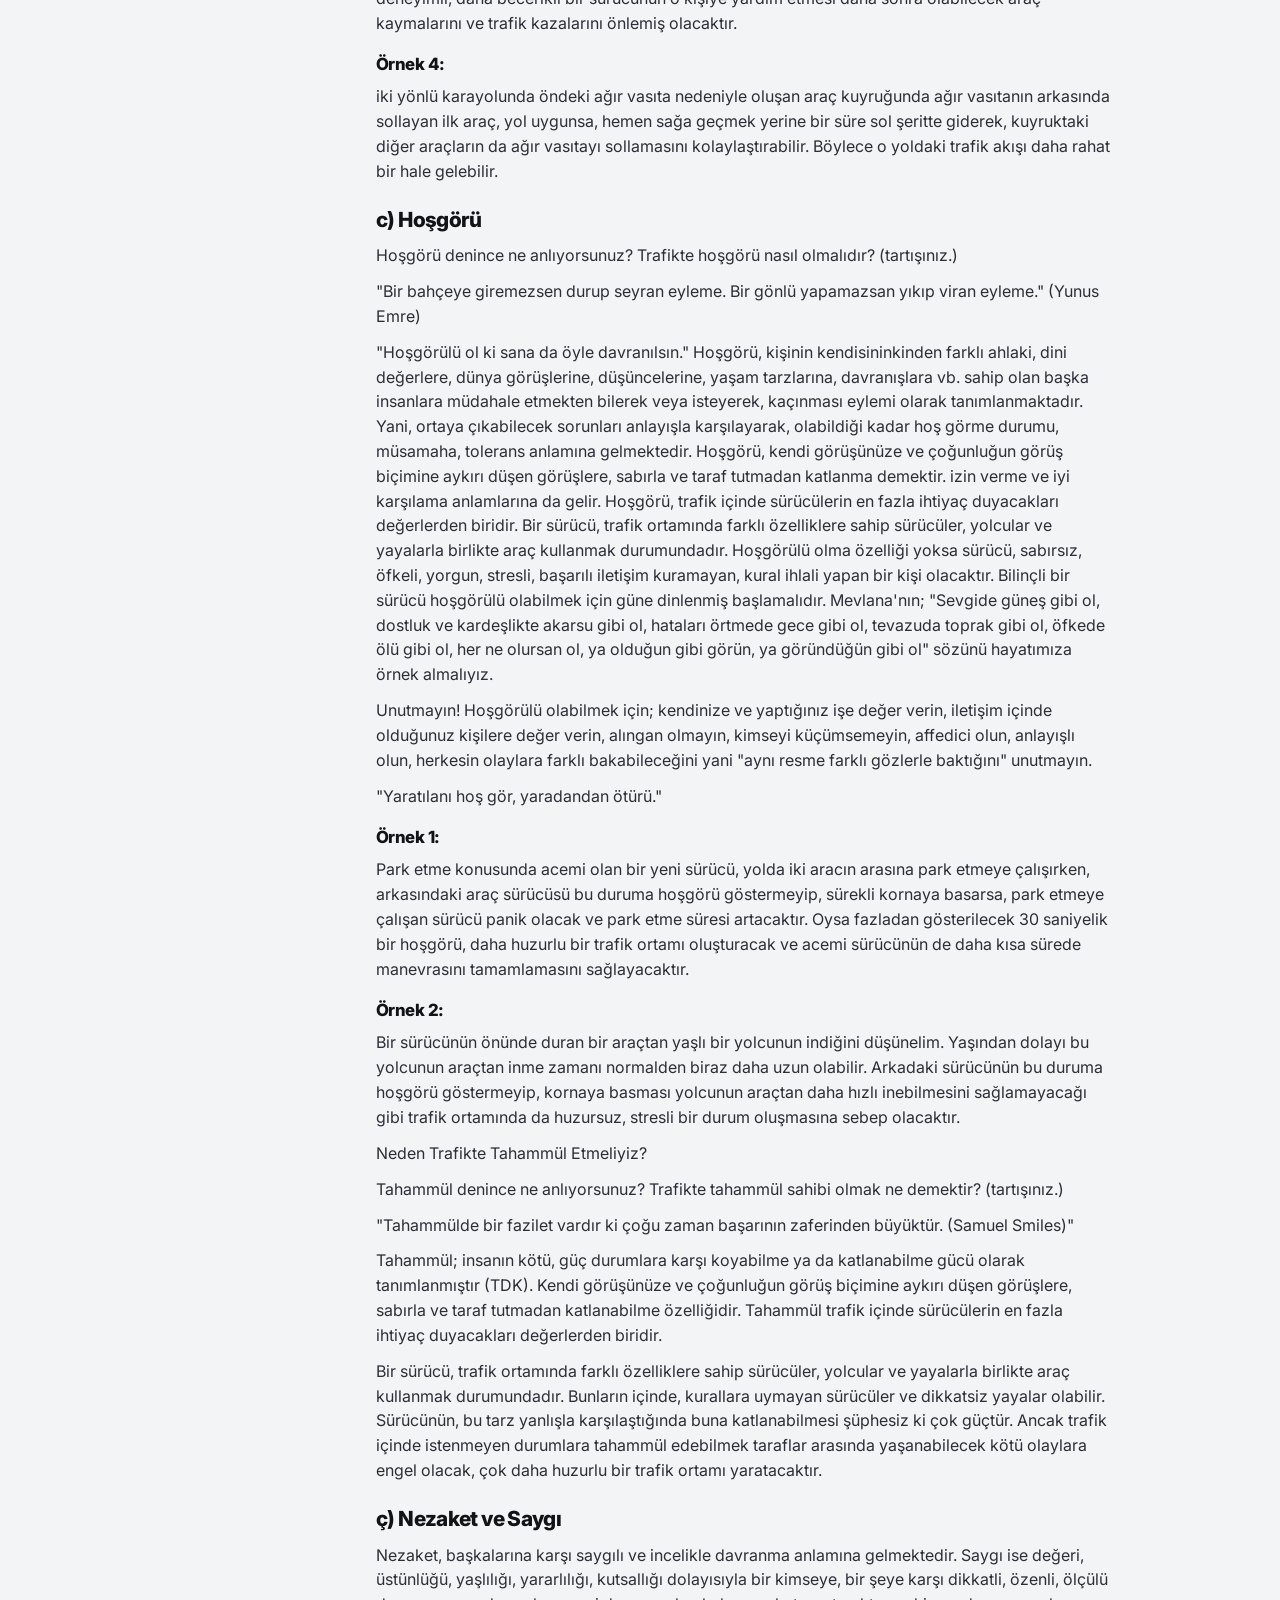
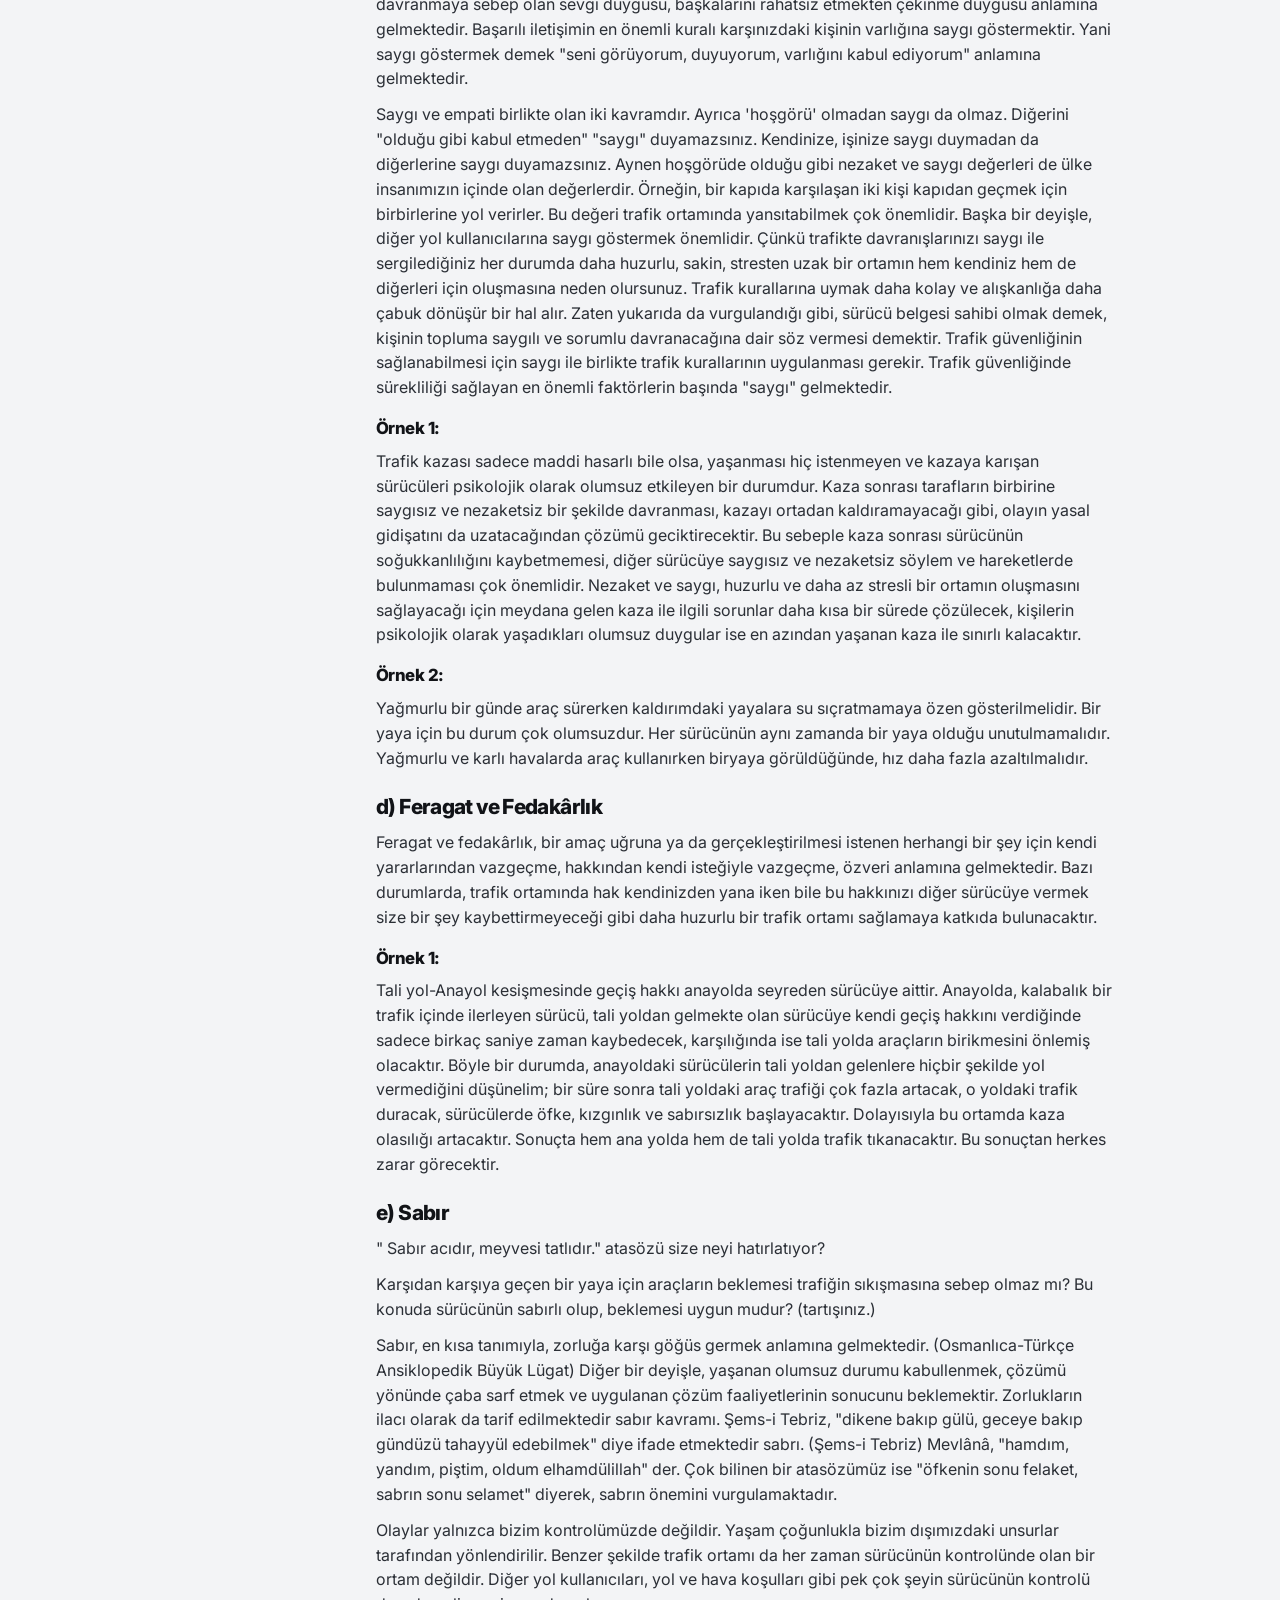
<file: trafik-cevre.html>
<!doctype html>
<html lang="tr"><head><meta charset="utf-8"><meta name="viewport" content="width=device-width,initial-scale=1,viewport-fit=cover">
<title>Trafik ve Çevre Bilgisi | Batıkent Özler Sürücü Kursu</title><meta name="description" content="Trafik tanımları, kurallar, geçiş üstünlüğü, tescil ve trafik adabı.">
<meta name="theme-color" content="#D10F14"><link rel="canonical" href="https://batikentozlersurucukursu.com/trafik-cevre.html">
<meta property="og:type" content="website"><meta property="og:locale" content="tr_TR"><meta property="og:site_name" content="Batıkent Özler Sürücü Kursu">
<meta property="og:title" content="Trafik ve Çevre Bilgisi | Batıkent Özler Sürücü Kursu"><meta property="og:description" content="Trafik tanımları, kurallar, geçiş üstünlüğü, tescil ve trafik adabı."><meta property="og:url" content="https://batikentozlersurucukursu.com/trafik-cevre.html"><meta property="og:image" content="https://batikentozlersurucukursu.com/img/on-cephe.jpg">
<link rel="manifest" href="manifest.webmanifest"><link rel="icon" type="image/png" href="img/favicon.png"><link rel="apple-touch-icon" href="img/apple-touch-icon.png">
<link rel="preconnect" href="https://fonts.googleapis.com"><link rel="preconnect" href="https://fonts.gstatic.com" crossorigin>
<link href="https://fonts.googleapis.com/css2?family=Inter:wght@400;500;600;700;800&display=swap" rel="stylesheet">
<link rel="stylesheet" href="css/stil.css">
</head><body data-sayfa="">
<a class="atla" href="#icerik">İçeriğe geç</a>
<header class="ust"><div class="sar">
<a class="logo" href="index.html" aria-label="Batıkent Özler Sürücü Kursu ana sayfa"><img src="img/logo-yatay.png" width="240" height="43" alt="Batıkent Özler Sürücü Kursu"></a>
<nav class="gezinti" id="menu" aria-label="Ana menü"><ul class="menu"><li><a href="b-sinifi.html">B Sınıfı Eğitimi</a></li><li><a href="ders-notlari.html" aria-current="page">Ders Notları</a></li><li><a href="deneme-sinavi.html">Deneme Sınavı</a></li><li><a href="sss.html">Sıkça Sorulanlar</a></li><li><a href="iletisim.html">Bize Ulaşın</a></li></ul>
<div class="ust-sag"><a class="ogr-link" href="ogrenci.html"><svg viewBox="0 0 24 24" fill="none" stroke="currentColor" stroke-width="2" stroke-linecap="round" stroke-linejoin="round" width="18" height="18"><circle cx="12" cy="8" r="4"/><path d="M4 21a8 8 0 0 1 16 0"/></svg> Öğrenci Girişi</a><a class="dugme d-kirmizi kucuk" href="basvuru.html">Ön Kayıt Yap</a></div></nav>
<button class="hamb" type="button" aria-label="Menüyü aç" aria-expanded="false" aria-controls="menu"><span></span><span></span><span></span></button>
</div></header>
<main id="icerik">
<section class="sayfa-bas"><div class="sar"><div class="kirinti"><a href="index.html">Ana sayfa</a> / <a href="ders-notlari.html">Ders Notları</a> / Trafik ve Çevre Bilgisi</div><h1>Trafik ve Çevre Bilgisi</h1><p>Trafik tanımları, kurallar, geçiş üstünlüğü, tescil ve trafik adabı.</p></div></section>
<section class="bolum"><div class="sar"><div class="ik-duzen"><nav class="hizli" aria-label="Bu sayfadaki başlıklar"><b>Başlıklar</b><a href="#b-karayolu-ile-ilgili-tarifeler">B) Karayolu ile ilgili tarifeler</a><a href="#c-araclarla-ilgili-tanimlar">C) Araçlarla ilgili tanımlar</a><a href="#trafik-polisinin-hareketleri">Trafik polisinin hareketleri</a><a href="#isikli-trafik-isaret-cihazlari">Işıklı trafik işaret cihazları</a><a href="#yol-cizgileri">Yol çizgileri</a><a href="#karayolunun-kullanilmasi-kurallari">Karayolunun kullanılması kuralları</a><a href="#hiz-kurallari">Hız kuralları</a><a href="#ondeki-araci-gecme-kurali">Öndeki aracı geçme kuralı</a><a href="#ondeki-araci-gecmenin-yasak-oldugu-yerle">Öndeki aracı geçmenin yasak olduğu yerler</a><a href="#gecis-ustunlugu">Geçiş üstünlüğü</a><a href="#duraklamanin-yasak-oldugu-yerler">Duraklamanın yasak olduğu yerler</a><a href="#park-etmenin-yasak-oldugu-yerler">Park etmenin yasak olduğu yerler</a><a href="#arac-isiklarinin-kullanilmasi">Araç ışıklarının kullanılması</a><a href="#arizali-araclarin-cekilmesi">Arızalı araçların çekilmesi</a><a href="#okul-tasitinin-calistirilma-esaslari">Okul taşıtının çalıştırılma esasları</a><a href="#tehlikeli-madde-tasinmasi">Tehlikeli madde taşınması</a><a href="#otoyol-kurallari">Otoyol kuralları</a><a href="#motorlu-tasitlarda-trafige-katilma-tesci">Motorlu taşıtlarda trafiğe katılma-tescil işlemleri</a><a href="#araclarin-muayene-mecburiyetleri-ve-sure">Araçların muayene mecburiyetleri ve süreleri</a><a href="#trafik-adabi">Trafik adabı</a><a href="#1-adap-ve-trafik">1. Adap ve trafik</a><a href="#2-trafikte-temel-degerler">2.Trafikte temel değerler</a><a href="#3-trafikte-empati-ve-iletisim">3. Trafikte empati ve iletişim</a><a href="#4-trafikte-hak-ihlalleri">4. Trafikte hak ihlalleri</a><a href="#5-trafikte-digerlerinin-surucu-davranisl">5. Trafikte diğerlerinin sürücü davranışlarına etkisi</a></nav>
<div class="metin"><div class="uyari"><strong>Not:</strong> Bu notlar genel bilgilendirme amaçlıdır. Mevzuat ve sınav konuları zaman zaman değişir, güncel bilgi için eğitmenlerimize danış.</div><p>DURMA : Her türlü trafik zorunlulukları dışında araçların insan indirmek ve bindirmek, eşya yüklemek, boşaltmak veya beklemek amacıyla kısa süre için durdurulmasıdır.</p>
<p>PARKETME : Araçların, durdurma ve duraklaması gereken haller dışında bırakılmasıdır.</p>
<h2 id="b-karayolu-ile-ilgili-tarifeler">B) Karayolu ile ilgili tarifeler</h2>
<p>İKİ YÖNLÜ KARAYOLU : Taşıt yolunun her iki yöndeki taşıt trafiği için kullanıldığı karayoludur.</p>
<p>TEK YÖNLÜ KARAYOLU : Taşıt yolunun yalnız bir yöndeki taşıt trafiği için kullanıldığı karayoludur.</p>
<p>BÖLÜNMÜŞ KARAYOLU : Bir yöndeki trafiğe ait taşıt yolunun bir ayırıcı ile belirli şekilde diğer taşıt yolundan ayrılması ile meydana gelen karayoludur.</p>
<p>ERİŞME KONTROLLÜ KARAYOLU (Otoyol - Ekspresyol) : Özellikle transit trafiğe tahsis edilen, belirli yerle ve şartlar dışında giriş ve çıkışın yasaklandığı, yaya, hayvan ve motorsuz araçların giremediği, ancak izinli motorlu araçların yararlandığı ve trafiğin özel kontrola tabi tutulduğu karayoludur.</p>
<p>GEÇİŞ YOLU : Araçların bir mülke girip çıkması için yapılmış olan karayolu üzerinde bulunan kısmıdır.</p>
<p>BAĞLANTI YOLU : Bir kavşak yakınında karayolu taşıt yollarının birbirine bağlanmasını sağlayan, kavşak alanı dışında bulunan karayoludur.</p>
<p>BANKET : Yaya yolu ayrılmamış karayolunda, taşıt yolu kenarı ile şevbaşı veya hendek iç üst kenarı arasında kalan ve olağan olarak yayaların ve hayvanların kullanacağı, zorunlu hallerde de araçların faydalanabileceği kısımdır.</p>
<p>PLATFORM : Karayolunun, taşıt yolu (kaplama) ile yaya yolu (kaldırım) veya banketinden oluşan kısmıdır.</p>
<p>KAVŞAK : İki ve ya daha fazla karayolunun kesişmesi veya birleşmesi ile oluşan ortak alandır.</p>
<p>TALİYOL : Genel olarak üzerindeki trafik yoğunluğu bakımından bağlandığı yoldan daha az önemde olan yoldur.</p>
<p>ANAYOL : Ana trafiğe açık olan ve bunu kesen karayolundaki trafiğin bu yolu geçerken veya bu yola girerken, ilk geçiş hakkını vermesi gerektiği işaretlerle belirlenmiş karayoludur.</p>
<p>OKUL GEÇİDİ : Genel olarak okul öncesi, ilk öğretim ve orta dereceli okulların çevresinde özellikle öğrencilerin geçmesi için taşıt yolundan ayrılmış ve trafik işaretiyle belirlenmiş alandır.</p>
<p>DEMİRYOLU GEÇİDİ (hemzemin geçit) : Karayolu ile demiryolunun aynı seviyede kesiştiği bariyerli veya bariyersiz geçitlerdir.</p>
<h2 id="c-araclarla-ilgili-tanimlar">C) Araçlarla ilgili tanımlar</h2>
<p>OTOMOBİL : Yapısı itibarıyla, sürücüsünden başka en çok yedi oturma yeri olan ve insan taşımak için imal edilmiş bulunan motorlu taşıttır. Bunlardan taksimetre veya tarife ile yolcu taşıyanlara &quot;taksi otomobil&quot;, adam başına ücretle yolcu taşıyanlara &quot;dolmuş otomobil&quot; denir.</p>
<p>MİNİBÜS : Yapısı itibariyle, sürücüsünden başka sekiz ile ondört oturma yeri olan ve insan taşımak için imal edilmiş bulunan motorlu taşıttır.</p>
<p>OTOBÜS : Yapısı itibariyle, sürücüsünden başka en az onbeş oturma yeri olan ve insan taşımak için imal edilmiş bulunan motorlu taşıttır. Troleybüsler de bu sınıfa girer.</p>
<p>KAMYONET : İzin verilebilen azami yüklü ağırlığı 3500 kg.&#x27;ı geçmeyen ve yük taşımak için imal edilmiş motorlu taşıttır.</p>
<p>KAMYON : İzin verilebilen azami yüklü ağırlığı 3500 kg.&#x27;dan fazla olan ve yük taşımak için imal edilmiş motorlu taşıtlardır.</p>
<p>ÇEKİCİ : Romörk ve yarı romörtları çekmek için imal edilmiş olan ve yük taşımayan motorlu taşıtlardır.</p>
<p>ARAZİ TAŞITI : Karayollarında yolcu ve yük taşıyabilecek şekilde imal edilmiş olmakla beraber, bütün tekerlekleri motordan güç alan ya da alabilen motorlu taşıttır.</p>
<p>GABARİ : Araçların, yüklü veya yüksüz olarak karayolunda güvenli seyirlerini temin amacı ile uzunluk, genişlik ve yüksekliklerini belirleyen ölçüdür. (Genişlik:2,5 m ; Yükseklik:4 m)</p>
<p>AZAMİ AĞIRLIK : Taşıtın güvenle taşıyabileceği azami yüklü ağırlığı.</p>
<p>DİNGİL AĞIRLIĞI :Araçta aynı dingile bağlı tekerleklerden, karayolu yapısına aktarılan ağırlıktır. (Tek dingil: 10 ton, iki dingil 18 ton)</p>
<h2 id="trafik-polisinin-hareketleri">Trafik polisinin hareketleri</h2>
<p>Trafik polisinin duruş ve pozisyonuna göre, polis hazırolda veya kollarını açmış ise trafik polisinin ön ve arka kısmı trafiğe kapalı, sağ ve sol tarafı trafiğe açıktır.</p>
<p>Trafik polisi elinin birini havaya kaldırmışsa bütün yollar trafiğe kapalıdır.</p>
<h2 id="isikli-trafik-isaret-cihazlari">Işıklı trafik işaret cihazları</h2>
<ol>
<li>Kırmızı ışık: Yolun trafiğe kapalı olduğunu gösterir. Aksine bir işaret yoksa, durup beklenir.</li>
<li>Sarı ışık: Uyarı anlamındadır. Kırmızı ışıkla birlikte yanarsa hazırlan yol trafiğe açılmak üzeredir. Yeşil ışıkla birlikte yanarsa yol trafiğe kapanmak üzeredir.</li>
<li>Yeşil ışık: Yolun trafiğe açık olduğunu gösterir.</li>
<li>Fasılalı ışık: Kırmızı ise dur, sarı ise dikkatli geç anlamındadır.</li>
<li>Yazılı ve sesli ışık: Araç trafiğine göre yaya trafiğini düzenler ve yayalara hitap eder.</li>
</ol>
<h2 id="yol-cizgileri">Yol çizgileri</h2>
<p>Devamlı yol çizgileri: İki şerit ve iki yönlü karayolunda, dönemeç tepe üstü, kavşak yaya ve okul geçidi, demiryolu geçidi, dar köprü ve tünel gibi yerlerin yaklaşımında şerit değiştirilemeyeceğini ve öndeki araçların geçilemeyeceğini belirler.</p>
<p>Kesik yol çizgileri: Trafik kurallarına uymak şartıyla sürücülerin, yol ve trafik durumuna uygun olduğunda, öndeki araçları geçmek için şerit değiştirebileceğini gösterir.</p>
<p>Devamlı ve kesik yol çizgileri: Yanyana çizilmiş devamlı ve kesik yol çizgilerinin bulunduğu yerlerde sürücüler, manevra başlangıcında kendilerine en yakın olan çizginin anlamına göre davranırlar.</p>
<p>Yanyana iki devamlı çizgi: Bu çizgi, yolu bölünmüş yol durumuna getirdiğinden, bu çizgi boyunca karşı yönün kullandığı şeritlere girilmez.</p>
<h2 id="karayolunun-kullanilmasi-kurallari">Karayolunun kullanılması kuralları</h2>
<p>Karayolları, toplumun her kesiminin yararlandığı, kamuya açık, dolayısıyla, konulan kurallara, kısıtlamalara, yasaklara uyulması gereken yerlerdir. Karayolarımızda trafiğin akışı sağdandır. Aksine bir işaret veya hüküm bulunmadıkça araç sürücüleri aşağıdaki kurallara uymak zorundadır.</p>
<p>Sürücüler:</p>
<ol>
<li>Araçlarını, durumun elverdiği oranda gidiş yönüne göre yolun en sağından sürmek.</li>
<li>Yol çok şeritli ise, trafik durumuna göre hızının gerektirdiği şeritten gitmek.</li>
<li>Şerit değiştirmeden önce, gideceği şeritte araçların güvenle geçişlerinin tamamlamalarını beklemek.</li>
<li>Trafiği aksatacak ya da tehlikeye sokacak şekilde şerit değiştirmemek.</li>
<li>Gidişe ayrılan yol bölümünün en sol şeridini sürekli olarak işgal etmemek.</li>
<li>İki yönlü, dört veya daha fazla şeritli yollarda, motosiklet, otomobil, kamyonet, minibüs ve otobüs dışındaki araçları sürenler, geçme ve dönme dışında en sağ şeridi izlemek zorundadırlar.</li>
</ol>
<p>Ayrıca sürücülerin;</p>
<ol>
<li>Geçme, durma, duraklama, dönme ve parketme gibi haller dışında şerit değiştirmeleri.</li>
<li>İki şeridi birden kullanmaları.</li>
<li>Araçların cinsine ve hızına uygun olmayan şeritten gitmeleri.</li>
<li>Kavşaklara yaklaşırken, yerleşim yerleri içinde 30 metre, dışında 150 metre mesafe içinde şerit değiştirmeleri.</li>
<li>İşaret vermeden şerit değiştirmeleri yasaktır.</li>
</ol>
<h2 id="hiz-kurallari">Hız kuralları</h2>
<p>Hız sınırları araç cinsine, yola ve yerleşim yerinin içinde ya da dışında olmasına göre değişir. Güncel hız sınırlarını eğitmenlerimizden öğrenebilirsiniz.</p>
<p>Takip mesafesi: Hareket halindeki iki araç arasındaki mesafeye denir. Takip mesafesi hızın yarısı kadar mesafedir. Örneğin hızı 90km/s olan bir aracın takip mesafesi 45m olmalıdır.</p>
<p class="not-satir"><b>NOT:</b> Bir aracın 2 saniyede kat ettiği yol takip mesafesi kadardır.</p>
<h2 id="ondeki-araci-gecme-kurali">Öndeki aracı geçme kuralı</h2>
<p>Sürücülerin önlerinde giden aracı geçmeleri için:</p>
<ol>
<li>Arkasından gelen bir başka sürücünün geçmeye başlamamış olmasına,</li>
<li>Önünde giden sürücünün bir başka aracı geçme niyetini belirten uyarma işaretini vermemiş bulunmasına.</li>
<li>Geçeceği aracın hızıyla, geçme esnasındaki kendi hızını da dikkate alarak, iki yollarda da karşıdan gelen trafik dahil, yolu kullananların tümü için tehlike veya engel yapmadan geçme için kullanacağı şeridin yeteri kadar ilerisinin görüşe açık ve boş olmasına,</li>
<li>Geçişin, geçilen araçlar için bir güçlük yaratmayacak şekilde ve araçlarının bu geçişe uygun durumda bulunmasına dikkat etmeleri mecburidir.</li>
</ol>
<h2 id="ondeki-araci-gecmenin-yasak-oldugu-yerle">Öndeki aracı geçmenin yasak olduğu yerler</h2>
<p>Sürücüler;</p>
<ol>
<li>Geçmenin herhangi bir trafik işaretiyle yasaklandığı yerlerde,</li>
<li>Köprülerde, tünellerde, kavşaklarda, demiryolu geçitlerinde, görüşün yetersiz olduğu tepe üstü ve virajlarda, önlerindeki araçları geçmeleri yasaktır.</li>
</ol>
<p>Sağa dönüşler:</p>
<ol>
<li>Dönüş işareti vermeye,</li>
<li>Sağ şeride veya işaretle dönüş izni verilen şeride girmeye,</li>
<li>Hızını azaltmaya,</li>
<li>Dar bir kavisle dönüş yapmaya mecburdurlar.</li>
</ol>
<p>Sola dönüşler:</p>
<ol>
<li>Dönüş işareti vermeye,</li>
<li>Yolun gidişe ayrılmış olan kısmının soluna yanaşmaya,</li>
<li>Hızını azaltmaya,</li>
<li>Dönüşe başlamadan, varsa sağdan gelen taşıtlara ilk geçiş hakkını vermeye,</li>
<li>Dönüş sırasında, karşıdan gelen ve emniyetle duramayacak kadar kavşağa olan araçların geçmesini beklemeye,</li>
<li>Gireceği yolun gidişe ayrılan kısmına girmek üzere, arkadan gelen ve sola dönecek diğer taşıtları engellememek için dönüşünü geniş kavisle yapmaya,</li>
<li>Dönüş sırasında ilk geçiş hakkını, kurallara uygun olarak karşıya geçen yayalara, varsa bisiklet yolundaki bisikletlere vermeye mecburdurlar.</li>
</ol>
<p>Araç sürücülerinin:</p>
<ol>
<li>Bağlantı yollarında geri gitmeleri,</li>
<li>Tek yönlü yollarda, duraklama veya park manevrası dışında geri gitmeleri,</li>
<li>İki aracın emniyetle geçemeyeceği kadar dar olan iki yönlü yol kesimlerinde, karşılama ve geçiş kolaylığı dışında, geri gitmeleri,</li>
<li>Daha geniş yollarda geriye giderken manevra dışında şerit değiştirmeleri,</li>
<li>Trafiği yoğun olan yollarda geriye dönmeleri yasaktır.</li>
</ol>
<p>Trafik polisi, ışıklı trafik işaret cihazları veya trafik işaret levhaları bulunmayan kavşaklarda;</p>
<ol>
<li>Bütün araçlar geçiş üstünlüğüne sahip araçlara görev anındayken öncelik verir.</li>
<li>Bütün sürücüler doğru geçmekte olan tramvay hattı bulunan yoldan geçen araçlara,</li>
<li>Bölünmüş yola çıkan sürücüler bu yoldan geçen araçlara,</li>
<li>Tali yoldan çıkan sürücüler anayoldaki sürücülere,</li>
<li>Dönel kavşak dışındaki sürücüler, dönel kavşak içindeki araçlara,</li>
<li>Bir yapı veya mülkten karayoluna çıkan sürücüler, karayolundaki araçlara</li>
</ol>
<p>ilk geçiş hakkını vermek zorundadır.</p>
<h2 id="gecis-ustunlugu">Geçiş üstünlüğü</h2>
<p>Görev sırasında, belirli araç sürücülerinin, can ve mal güvenliğini tehlikeye sokmamak şartıyla, trafik kısıtlama ve yasaklamalarına bağlı olmamalarına denir.</p>
<ol>
<li>Ambulanslar</li>
<li>İtfaiye araçları</li>
<li>Polis araçları</li>
<li>Sivil savunma araçları</li>
<li>Koruyan ve korunan araçlar</li>
</ol>
<p class="not-satir"><b>NOT:</b> Geçiş üstünlüğüne sahip araçların 150 metreden görülür lambaları olmalıdır. 150 metreden duyulur sirenleri olmalıdır.</p>
<p class="not-satir"><b>NOT:</b> Sarı tepeli lambalı araçlar geçiş üstünlüğüne sahip değildir. Sarı tepe lambası araçlara kendilerini belli etmek için takarlar diğer araç kullananlar da daha dikkatli araç kullanırlar.</p>
<h2 id="duraklamanin-yasak-oldugu-yerler">Duraklamanın yasak olduğu yerler</h2>
<ol>
<li>Duraklamanın yasaklandığının bir trafik işaretiyle belirtilmiş olduğu yerlerde.</li>
<li>Sol şeritte (raylı sistemin bulunduğu yollar hariç).</li>
<li>Yaya ve okul geçitleri ile diğer geçitlerde.</li>
<li>Kavşaklar, tüneller, rampalar ve bağlantı yollarında ve buralarda yerleşim merkezleri içinde 5 metre , yerleşim merkezleri dışında 100 metre mesafede.</li>
<li>Görüşün yeterli olmadığı tepe üstlerine yakın yerlerde ve dönemeçlerde.</li>
<li>Duraklayan veya park eden araçların yanında.</li>
<li>Otobüs ve taksi duraklarında.</li>
<li>İşaret levhalarına, yaklaşım yönünde ve park izni verilen yerler dışında, yerleşim birimi içinde 15 metre, yerleşim birimi dışında 100 metre mesafede.</li>
<li>Zorunlu haller dışında, yerleşim yerleri dışındaki karayollarında, taşıt yolu üzerinde duraklamak yasaktır.</li>
</ol>
<h2 id="park-etmenin-yasak-oldugu-yerler">Park etmenin yasak olduğu yerler</h2>
<p class="not-satir"><b>NOT:</b> Duraklamanın yasak olduğu heryerde park etmek de yasaktır.</p>
<p class="not-satir"><b>NOT:</b> Kavşaklarda park etme yasağı şehir içerisindeki kavşaklarda 30 metre, şehir dışında 150 metre park etmiş iki araç arasında 1,5 metre olmalıdır.</p>
<h2 id="arac-isiklarinin-kullanilmasi">Araç ışıklarının kullanılması</h2>
<h3>a) Uzağı gösteren ışıklar (uzun hüzmeli farlar):</h3>
<p>Yerleşim birimleri dışındaki karayollarında geceleri seyrederken, yeterince aydınlatılmamış tünellere girerken, benzeri yer ve hallerde uzağı gösteren ışıkların yakılması zorunludur.</p>
<h3>b) Yakını gösteren ışıklar (kısa hüzmeli farlar):</h3>
<p>Geceleri, yerleşim birimleri dışında karayollarındaki karşılaşmalarda bir aracı takip ederken, bir aracı geçerken yan yana gelinceye kadar ve yerleşim birimleri içinde, gündüzleri ise görüşü azaltan sisli, yağışlı ve benzeri havalarda yakını gösteren ışıkların yakılması mecburidir.</p>
<p class="not-satir"><b>NOT:</b> Kısa farla 25 m.  uzun farlar 100 m. ileriyi aydınlatır.</p>
<p>Işıkların kullanılmasına ilişkin esaslar:</p>
<ol>
<li>Dönüş ışıklarının &quot;geç&quot; anlamında kulanılması,</li>
<li>Sadece park ışıkları yakılarak araç sürülmesi,</li>
<li>Karşılaşmalarda ışıkların söndürülmesi,</li>
<li>Yönetmeliklerde gösterilen esaslara aykırı ışık takılması ve kullanılması,</li>
<li>Sis ışıklarının; sis, kar, şiddetli yağmur halleri dışında ve geceleri yakını ve uzağı gösteren ışıklarla aynı zamanda kullanılması,</li>
<li>Yönetmelik esaslarına uygun olarak takılan ışıkların da amaç dışında ve gereksiz kullanılması yasaktır.</li>
</ol>
<h2 id="arizali-araclarin-cekilmesi">Arızalı araçların çekilmesi</h2>
<ol>
<li>Freni arızalı olmayan araçların çekilmesi:</li>
</ol>
<ul>
<li>Çekme halatı, çekme zinciri veya çekme demiri ile çekilir.</li>
<li>Çekme halatının uzunluğu en fazla 5m. olmalıdır.</li>
<li>Halatın uzunluğu 2,5m. geçerse kırmızı yansıtıcı bağlanmalı.</li>
<li>Hız saatte 20km olmalı.</li>
</ul>
<ol>
<li>Freni arızalı olan araçların çekilmesi:</li>
</ol>
<ul>
<li>Çeki demiri ile çekilmeli.</li>
<li>Demir uzunluğu en fazla 1m. olmalı.</li>
<li>Hız saatte 15km. geçmemeli.</li>
</ul>
<p class="not-satir"><b>NOT:</b> Her iki durumda da yolcu ve yük taşınmamalı.</p>
<h2 id="okul-tasitinin-calistirilma-esaslari">Okul taşıtının çalıştırılma esasları</h2>
<ol>
<li>Okul taşıtının &quot;DUR&quot; işareti yakıldığında, diğer bütün araçlar duracak, öğrenci indirme bindirme işlemi bitinceye kadar okul taşıtı geçilmeyecektir.</li>
<li>&quot;DUR&quot; işareti sadece öğrenci indirme bindirme işlemi sırasında yakılacak, bu ışık frene basıldığında yanan ışıkla birlikte yanmayacak.</li>
<li>Okul taşıtlarına, taşıma sınırını aşacak sayıda öğrenci bindirilmeyecektir.</li>
<li>Taşıt içi düzenini sağlamak ve taşıta iniş ve binişlerde öğrenciye yardımcı olmak üzere okul taşıtında bir rehber öğretmen veya kişi bulunacaktır.</li>
<li>Öğrencilerin kolayca yetiştiği cam ve pencereler sabit olacaktır.</li>
</ol>
<p class="not-satir"><b>NOT:</b> Okul taşıtlarının arkasında 30cm. çapında kırmızı dur lambası olmalıdır.</p>
<p class="not-satir"><b>NOT:</b> Hatalı park olursa parasını araç sürücüsü ya da sahibi öder.</p>
<p class="not-satir"><b>NOT:</b> Şehir merkezinde kamyon, otobüs ve traktör park yapamaz.</p>
<h2 id="tehlikeli-madde-tasinmasi">Tehlikeli madde taşınması</h2>
<p>Tehlikeli madde taşıyan araçlar, şehir içerisinde 30km. şehir dışında 50km. hızla gidebilir. (Eğer boş ise, kendi sınıfının hızı ile)</p>
<p class="not-satir"><b>NOT:</b> Dolum veya boşaltım sırasında kıvılcım çıkaran nesnelere en fazla 30m. yaklaşır, park anında 20m. takip mesafesi 50m. olmalıdır.</p>
<p class="not-satir"><b>NOT:</b> Tehlikeli madde taşıyan araçlarda 6kg. iki adet yangın söndürme cihazı ve temizlik anında tanker içindeki aydınlatma feneri de 6 voltluk pil olmalıdır.</p>
<p class="not-satir"><b>NOT:</b> Arıza anında başka bir gözcü bulunmalıdır.</p>
<h2 id="otoyol-kurallari">Otoyol kuralları</h2>
<p>Erişme kontrollü karayolu:</p>
<p>Özellikle transit trafiğe tahsis edilen, belirli yerler ve şartlar dışında giriş ve çıkışın yasaklandığı, yaya, hayvan ve motorsuz araçların giremediği, ancak izin verilen motorlu araçların yararlandığı ve trafiğin özel kontrole tabi tutulduğu karayoludur.</p>
<p>Otoyola her yerden giriş veya çıkış yasaklanmıştır. Buralara ancak özel yerlerden girilir veya çıkılır ki buralara girişte &quot;hizalanma şeridi&quot; çıkışta ise &quot;yavaşlama şeridi&quot; denir. Duraklamak, park etmek, geri gitme, geri dönüş YASAKTIR.</p>
<h2 id="motorlu-tasitlarda-trafige-katilma-tesci">Motorlu taşıtlarda trafiğe katılma-tescil işlemleri</h2>
<p>Araç sahipleri araçlarını yönetmelikte belirtilen esaslara göre yetkili tescil kuruluşuna tescil ettirmek ve tescil belgesi almak zorundadır.</p>
<ol>
<li>Tescili zorunlu olan ve daha önce tescili yapılmaış bir aracı satın alan veya gümrükten çeken araç sahipleri:</li>
</ol>
<ul>
<li>Satın alma veya gümrükten çekme tarihinden itibaren üç ay içinde gerekli bilgi ve belgelerle birlikte yazılı olarak yetkili tescil kuruluşuna müracaat etmek zorundadırlar.</li>
</ul>
<ol>
<li>Tescili araçları NOTER senediyle satın veya devir alan araç sürücüleri, aracı adına tescil ettirmek üzere:</li>
</ol>
<ul>
<li>Gerekli bilgi ve belgelerle birlikte bir ay içinde yetkili tescil kuruluşuna müracaat etmek zorundadırlar.</li>
</ul>
<ol>
<li>Tescil edilerek tescil belgesi alınan araçların karayoluna çıkabilmesi için ayrıca Trafik Belgesi ve Tescil plakalarını alması gerekir.</li>
<li>Tescil belgesi, trafik belgesi ve tescil plakaları araç üzerinde hazır ve uygun durumda bulundurmadan araç trafiğe çıkamaz.</li>
<li>Tescil işlemleri geciken araçların geçici olarak trafiğe çıkarılıp karayolunda kullanılması için: Geçici trafik belgesi ve Geçici trafik plakaları alınması mecburidir.</li>
<li>Tescil plakalarının araç üzerinde ve uygun durumda bulundurulması yanında ışıkların yakılması ile birlikte arka plakaların 20 metra mesafeden okunabilecek şekilde aydınlatılmış ve temiz olmalıdır.</li>
<li>Motorlu bir aracın işletilmesi ve herhangi bir kazaya karışması gibi durumlara karşı MALİ SORUMLULUK SİGORTASI yaptırması zorunludur.</li>
<li>Motorlu araç sürücüleri: trafik zabıtası (polisi) tarafından yapılacak denetim ve kontrol sırasında,</li>
</ol>
<p>a)sürücü belgesini</p>
<p>b)tescil belgelerini</p>
<p>c)trafik belgesini</p>
<p>d)mali sorumluluk sigorta poliçesini ve tescil plakalarını göstermek zorundadır.</p>
<ol>
<li>Araç sahipleri ekonomik ömrünün dolması, kaza, yangın, tahrip edilme veya benzeri sebeplerle hurdaya ayırdıkları araçların tescilinin silinmesi için hurdaya ayırma tarihinden itibaren 1 ay içinde ilgili tescil kuruluşuna dilekçe ile müracaat etmek zorundadır.</li>
</ol>
<h2 id="araclarin-muayene-mecburiyetleri-ve-sure">Araçların muayene mecburiyetleri ve süreleri</h2>
<ol>
<li>Hususi otomobiller ilve bunların her türlü römorkları:</li>
</ol>
<ul>
<li>Trafiğe çıkışından sonra ilk 3 yaş sonunda ve devamında her 2 yılda bir.</li>
<li>Resmi ve ticari plakalı ve bunların her türlü römorkları: İlk trafiğe çıkışından itibaren ilk 2 yaş sonunda devamında yılda 1.</li>
<li>Lastik tekerlekli traktörler vve bunların her türlü römorkları:</li>
</ul>
<p>İlk trafiğe çıkışından itibaren ilk 3 yaş sonunda ve devamında her 3 yılda bir.</p>
<ul>
<li>Diğer bütün motorlu araçlar ilve bunların her türlü römorkları ilk bir yaş sonunda ve devamında her yıl periyodik muayeneye tabi tutulur.</li>
</ul>
<ol>
<li>Motorlu taşıtın muayene süresi dolmamış olsa bile;</li>
</ol>
<ul>
<li>Kazaya karışması sonucu yetkili zabıtaca muayenesi görülen araçlar,</li>
<li>Üzerinde değişiklik yapılan araçlar ayrıca özel muayeneye tabi tutulurlar.</li>
</ul>
<ol>
<li>Araç üzerinde yönetmelikte belirtilen şekilde yapılacak her türlü değişikliğin araç sahibi tarafından 30 gün içinde yetkili tescil kuruluşuna bildirilmesi mecburidir.</li>
<li>Uyuşturucu ve keyif verici maddeleri almış olanlar:</li>
</ol>
<ul>
<li>Derhal araç kullanmaktan men olurlar.</li>
</ul>
<h2 id="trafik-adabi">Trafik adabı</h2>
<h2 id="1-adap-ve-trafik">1. Adap ve trafik</h2>
<p>Adap denince ne anlıyorsunuz?</p>
<p>Trafik adabı denince ne anlıyorsunuz?</p>
<p>Neden trafikte adap kurallarına uymalıyız? (Tartışınız.)</p>
<p>Türk Dil Kurumu, &quot;adap&quot; kelimesini &quot;yol, yordam&quot; olarak açıklamaktadır. Trafik adabı, o topluluktaki ya da ülkedeki insanların trafik içinde bireysel ve birbirlerine karşı davranış şekilleridir. Trafik psikologları, yaşam tarzı ile araç kullanmanın ilişkili olduğunu belirtmektedirler. Diğer bir deyişle, insan nasıl yaşarsa, öyle araç kullanır. Trafik adabı açısından değerlendirmek gerekirse, bir toplumdaki kişiler birbirlerine nasıl davranı-yorlarsa, birlikte yaşama, yol yordamları ne ise trafik ortamında da aynı adap içinde</p>
<p>Yazılı Kurallara Uyma (Denetim ve Ceza Korkusu Olmadan):</p>
<p>Sürücü, araç kullanırken yapacağı bir kural ihlalinin sonucunun sadece maddi cezası olduğunu düşünmemelidir. Trafik içinde yapacağı bir kural ihlalinde, kendi canını ya da sevdiklerinin canını tehlikeye attığının da farkında olmalıdır. Bu farkındalığı kazanmak için yapılması gereken ise trafikteki bütün kuralların nedenini öğrenmektir. Bilgi olmadan farkındalık oluşmaz. Bu nedenle de bir sürücü adayı her bilgiyi özümsemeli, her kuralın altında yatan güvenlik gerekçelerini sorgulamalı, öğrenmelidir.</p>
<p>Yazılı Olmayan ve Trafik İçerisinde Karşılıklı Anlayış ve Empati Gerektiren Davranışları Oluştur ve Bu Davranışları Alışkanlık Haline Getirme:</p>
<p>Trafik adabı; Trafik içinde sorumluluk, yardımlaşma, tahammül, saygı, fedakârlık, sabır vb. değerlere sahip olabilme yetisi.</p>
<p>Lütfen unutmayınız! Trafikte hiçbir zaman tek başınıza değilsiniz. Trafik ortamını her zaman diğer yol kullanıcıları ile paylaşmak durumundasınız. Bu ortamda olumlu bir trafik adabı oluşturulmamışsa trafik güvenliğinin sağlanması mümkün olmayacaktır. Trafik güvenliği açısından evrensel trafik kuralları kadar olumlu trafik adabının oluşturulması da çok önemlidir. Trafik kuralları ne yapılması gerektiğini belirlerken, trafik adabı da bu kuralları kişiler tarafından ve her koşulda güvenliği sağlamak amacıyla uygulanıp uygulanmayacağını belirlemektedir.</p>
<h2 id="2-trafikte-temel-degerler">2.Trafikte temel değerler</h2>
<h3>a) Sorumluluk</h3>
<p>Sorumluluk; kişinin kendi davranışlarını veya kendi yetki alanına giren herhangi bir olayın sonuçlarını üstlenmesi anlamına gelmektedir. Unutmayınız ki güvenli, dikkatli, sorumlu davranmak üzgün ve pişman olmaktan iyidir. Sorumluluk duygusuna sahip bir sürücü, sadece araç kullanmayı değil, aynı zamanda kendine hâkim olmayı da öğrenmelidir.</p>
<p>Sürücü, trafik içindeki davranışlarının sorumluluğunu hem kendine hem de diğer yol kullanıcılarına karşı üstlenebilmelidir. Davranışlarının sonuçlarını düşünerek, hareket etmelidir. Çünkü sürücü belgesi sahibi olmak demek, topluma bir &#x27;söz&#x27; vermek demektir. Sürücü, bu belge ile &quot;ben bir canlıyı öldürme ve çevreye zarar verme potansiyeli olan &#x27;aracı&#x27; güvenli bir şekilde ve kimseye ve hiçbir şeye zarar vermeden kullanmak için gerekli bilgileri öğrendim ve bu bilgileri uygulamak için gerekli olan kişilik özelliklerine, yetişkinliğe ve sorumluluk duygusuna, psikolojik ve fiziksel uygunluğa sahibim&quot; demektedir. Sürücü araç kullandığı sürece topluma verdiği bu sözü tutmakla yükümlüdür. Sürücülükle ilgili sınavları geçmesi ve belgeye hak kazanması, resmi olarak bu yükümlülüğü üstlendiği anlamına gelmektedir. &quot;İnsanı ayakta tutan iskelet ve kas sistemi değil, prensipleri, sorumlulukları ve inançlarıdır.&quot;</p>
<h4>Örnek 1:</h4>
<p>Bir sürücü, sürekli şerit değiştirerek (slalom yaparak) araç kullanırsa, çevresindeki sürücülerin dikkatinin dağılmasına ya da panik yapmalarına sebep olabilir. Bunun sonucunda sürücünün kendi hatalı davranışı yüzünden başka sürücülerin kaza yapma riski artacaktır. Bu sürücü başkalarının canına ya da malına zarar verme sorumluluğunu üstlenebilecek midir?</p>
<h4>Örnek 2:</h4>
<p>Ailesi ile birlikte yolculuk yapan bir sürücü aracını hız limitlerini aşarak sürdüğünde, ailesinin hayatını da tehlikeye atmış olacaktır. Bu sürücü, hız ihlalinden kaynaklanan olası bir kazada sevdiklerinin canını riske atma sorumluluğunu üstlenebilecek midir?</p>
<p>Trafikte sorumlu davranmak ve sorumluluğunu bilmek neden önemlidir? (tartışınız.)</p>
<h3>b) Yardımlaşma</h3>
<p>&quot;Düşene sırtım dönen korksun,</p>
<p>bir gün kendi düştüğünde, kimse</p>
<p>ona elini uzatmayacaktır.&quot;(Sadi, Orkide)</p>
<p>Yardımlaşma, karşılıklı yardımda bulunma anlamına gelmektedir. Bu değer ülkemiz insanlarının sahip olduğu ve günlük hayatlarında sıkça uyguladıkları en önemli değerlerden biridir. Yardımlaşmanın olduğu ortamlar, stresten uzak, insanların daha sakin ve huzurlu olduğu ortamlardır. Yardımlaşma ile sorunlar kısa sürede ve yapıcı bir biçimde çözülür. Hayatımızı; &quot;Bir başkasının yaşamasına yardım etmeyen, yaşadığını iddia edemez.&quot; ölçüsü yönlendirmelidir.</p>
<p>İnsanlar Neden Yardım Eder?</p>
<p>Bu konuda çeşitli bilimsel görüşler bulunmaktadır. Biyolojik görüşe göre insanlar yeme içmeye karşı doğuştan bir eğilime sahip oldukları gibi başkalarına yardım etmeye de doğuştan eğilim gösterirler (Hogg ve Vaughan, 2014). Sosyo-biyologlara göre insanların sıkıntı içinde olanlara yardım etmek üzere biyolojik yatkınlıkları bulunmaktadır. Sosyal psikologlara göre neredeyse her kültürde, başkalarına ilgi göstermenin iyi, bencilliğin ise kötü olduğunu bildiren bir &#x27;norm&#x27;u vardır. Pek çok toplumda yazılı olmayan bu kural, karşımızdaki kişi muhtaç halde olduğunda (yardım ettiğimiz durumda ödeyeceğimiz bedel ağır olmadığı takdirde) o kişiye yardım etmek için elimizden geleni yapmamız gerektiğini belletir. Dolayısıyla yardımlaşmanın evrensel bir sosyal sorumluluk normu olduğunu söyleyebiliriz. Bu da bize bu standardın işlevsel bir değeri olduğunu ve sosyal yaşamı kolaylaştırdığını göstermektedir. Hareket noktamız; &quot;İyilik eden iyilik bulur.&quot; olmalıdır. Bu konuya 3.Bölümde &#x27;diğergamlık&#x27; başlığı altında tekrar değinilecektir. Biz buna bir anlamda &quot;adap&quot; ta diyebiliriz.</p>
<p>Trafikte Yardımlaşma Neden Önemlidir?</p>
<p>Birlikte yaşam, yardımlaşma olmadan sürdürülmesi zor bir hale gelmektedir. Trafik ortamı, tüm yol kullanıcılarının birlikte hareket ettiği, birbirinin olumlu ya da olumsuz davranışlarından etkilendiği bir ortamdır. Bir kişinin olumlu ya da olumsuz bir davranışının tüm yol kullanıcılarını aynı şekilde etkilediği bu ortamda yardımlaşmanın önemi oldukça öne çıkmaktadır. Özellikle trafikte dezavantajlı gruplar olan çocukların, yaşlıların ve engellilerin yardıma daha fazla ihtiyacı olabilir. Güvenli bir trafik ortamı sağlamak için her sürücünün dezavantajlı grupta yer alan bu yol kullanıcılarına daha fazla dikkat etmesi gerekir. Hayatımızın her döneminde insanlara yardımcı olmak bir insanlık değeri olduğu gibi trafikte bu değerin daha da ön plana çıkarılması gerekir. Unutmayalım ki; &quot;İnsanların en hayırlısı insanlara faydalı olanıdır.&quot;</p>
<h4>Örnek 1:</h4>
<p>Araç kullanırken yolda olan bisikletli çocukları fark ettiniz. Daha yavaş ve dikkatli araç kullanmak suretiyle onlara bir tehlike yaratmamaya özen göstererek onların güvenle yanınızdan geçmesine yardım etmek, trafik adabı açısından istenilen bir durumdur.</p>
<h4>Örnek 2:</h4>
<p>Aracı arıza yaptığı için yolda kalmış ve yardım talebinde bulunan bir sürücüye, yoldan geçen bir sürücünün durup yardım etmesi hem yardım talep eden sürücüyü bir sorundan kurtaracak hem de aracın bir an önce durduğu yerden trafiğe katılmasını sağlayarak, trafiğin aksamasını önleyecektir.</p>
<h4>Örnek 3:</h4>
<p>Karlı havada zincir takmaya çalışan bir sürücü, sorun yaşıyor ve yardım talep ediyorsa, bu konuda deneyimli, daha becerikli bir sürücünün o kişiye yardım etmesi daha sonra olabilecek araç kaymalarını ve trafik kazalarını önlemiş olacaktır.</p>
<h4>Örnek 4:</h4>
<p>iki yönlü karayolunda öndeki ağır vasıta nedeniyle oluşan araç kuyruğunda ağır vasıtanın arkasında sollayan ilk araç, yol uygunsa, hemen sağa geçmek yerine bir süre sol şeritte giderek, kuyruktaki diğer araçların da ağır vasıtayı sollamasını kolaylaştırabilir. Böylece o yoldaki trafik akışı daha rahat bir hale gelebilir.</p>
<h3>c) Hoşgörü</h3>
<p>Hoşgörü denince ne anlıyorsunuz? Trafikte hoşgörü nasıl olmalıdır? (tartışınız.)</p>
<p>&quot;Bir bahçeye giremezsen durup seyran eyleme. Bir gönlü yapamazsan yıkıp viran eyleme.&quot; (Yunus Emre)</p>
<p>&quot;Hoşgörülü ol ki sana da öyle davranılsın.&quot; Hoşgörü, kişinin kendisininkinden farklı ahlaki, dini değerlere, dünya görüşlerine, düşüncelerine, yaşam tarzlarına, davranışlara vb. sahip olan başka insanlara müdahale etmekten bilerek veya isteyerek, kaçınması eylemi olarak tanımlanmaktadır. Yani, ortaya çıkabilecek sorunları anlayışla karşılayarak, olabildiği kadar hoş görme durumu, müsamaha, tolerans anlamına gelmektedir. Hoşgörü, kendi görüşünüze ve çoğunluğun görüş biçimine aykırı düşen görüşlere, sabırla ve taraf tutmadan katlanma demektir. izin verme ve iyi karşılama anlamlarına da gelir. Hoşgörü, trafik içinde sürücülerin en fazla ihtiyaç duyacakları değerlerden biridir. Bir sürücü, trafik ortamında farklı özelliklere sahip sürücüler, yolcular ve yayalarla birlikte araç kullanmak durumundadır. Hoşgörülü olma özelliği yoksa sürücü, sabırsız, öfkeli, yorgun, stresli, başarılı iletişim kuramayan, kural ihlali yapan bir kişi olacaktır. Bilinçli bir sürücü hoşgörülü olabilmek için güne dinlenmiş başlamalıdır. Mevlana&#x27;nın; &quot;Sevgide güneş gibi ol, dostluk ve kardeşlikte akarsu gibi ol, hataları örtmede gece gibi ol, tevazuda toprak gibi ol, öfkede ölü gibi ol, her ne olursan ol, ya olduğun gibi görün, ya göründüğün gibi ol&quot; sözünü hayatımıza örnek almalıyız.</p>
<p>Unutmayın! Hoşgörülü olabilmek için; kendinize ve yaptığınız işe değer verin, iletişim içinde olduğunuz kişilere değer verin, alıngan olmayın, kimseyi küçümsemeyin, affedici olun, anlayışlı olun, herkesin olaylara farklı bakabileceğini yani &quot;aynı resme farklı gözlerle baktığını&quot; unutmayın.</p>
<p>&quot;Yaratılanı hoş gör, yaradandan ötürü.&quot;</p>
<h4>Örnek 1:</h4>
<p>Park etme konusunda acemi olan bir yeni sürücü, yolda iki aracın arasına park etmeye çalışırken, arkasındaki araç sürücüsü bu duruma hoşgörü göstermeyip, sürekli kornaya basarsa, park etmeye çalışan sürücü panik olacak ve park etme süresi artacaktır. Oysa fazladan gösterilecek 30 saniyelik bir hoşgörü, daha huzurlu bir trafik ortamı oluşturacak ve acemi sürücünün de daha kısa sürede manevrasını tamamlamasını sağlayacaktır.</p>
<h4>Örnek 2:</h4>
<p>Bir sürücünün önünde duran bir araçtan yaşlı bir yolcunun indiğini düşünelim. Yaşından dolayı bu yolcunun araçtan inme zamanı normalden biraz daha uzun olabilir. Arkadaki sürücünün bu duruma hoşgörü göstermeyip, kornaya basması yolcunun araçtan daha hızlı inebilmesini sağlamayacağı gibi trafik ortamında da huzursuz, stresli bir durum oluşmasına sebep olacaktır.</p>
<p>Neden Trafikte Tahammül Etmeliyiz?</p>
<p>Tahammül denince ne anlıyorsunuz? Trafikte tahammül sahibi olmak ne demektir? (tartışınız.)</p>
<p>&quot;Tahammülde bir fazilet vardır ki çoğu zaman başarının zaferinden büyüktür. (Samuel Smiles)&quot;</p>
<p>Tahammül; insanın kötü, güç durumlara karşı koyabilme ya da katlanabilme gücü olarak tanımlanmıştır (TDK). Kendi görüşünüze ve çoğunluğun görüş biçimine aykırı düşen görüşlere, sabırla ve taraf tutmadan katlanabilme özelliğidir. Tahammül trafik içinde sürücülerin en fazla ihtiyaç duyacakları değerlerden biridir.</p>
<p>Bir sürücü, trafik ortamında farklı özelliklere sahip sürücüler, yolcular ve yayalarla birlikte araç kullanmak durumundadır. Bunların içinde, kurallara uymayan sürücüler ve dikkatsiz yayalar olabilir. Sürücünün, bu tarz yanlışla karşılaştığında buna katlanabilmesi şüphesiz ki çok güçtür. Ancak trafik içinde istenmeyen durumlara tahammül edebilmek taraflar arasında yaşanabilecek kötü olaylara engel olacak, çok daha huzurlu bir trafik ortamı yaratacaktır.</p>
<h3>ç) Nezaket ve Saygı</h3>
<p>Nezaket, başkalarına karşı saygılı ve incelikle davranma anlamına gelmektedir. Saygı ise değeri, üstünlüğü, yaşlılığı, yararlılığı, kutsallığı dolayısıyla bir kimseye, bir şeye karşı dikkatli, özenli, ölçülü davranmaya sebep olan sevgi duygusu, başkalarını rahatsız etmekten çekinme duygusu anlamına gelmektedir. Başarılı iletişimin en önemli kuralı karşınızdaki kişinin varlığına saygı göstermektir. Yani saygı göstermek demek &quot;seni görüyorum, duyuyorum, varlığını kabul ediyorum&quot; anlamına gelmektedir.</p>
<p>Saygı ve empati birlikte olan iki kavramdır. Ayrıca &#x27;hoşgörü&#x27; olmadan saygı da olmaz. Diğerini &quot;olduğu gibi kabul etmeden&quot; &quot;saygı&quot; duyamazsınız. Kendinize, işinize saygı duymadan da diğerlerine saygı duyamazsınız. Aynen hoşgörüde olduğu gibi nezaket ve saygı değerleri de ülke insanımızın içinde olan değerlerdir. Örneğin, bir kapıda karşılaşan iki kişi kapıdan geçmek için birbirlerine yol verirler. Bu değeri trafik ortamında yansıtabilmek çok önemlidir. Başka bir deyişle, diğer yol kullanıcılarına saygı göstermek önemlidir. Çünkü trafikte davranışlarınızı saygı ile sergilediğiniz her durumda daha huzurlu, sakin, stresten uzak bir ortamın hem kendiniz hem de diğerleri için oluşmasına neden olursunuz. Trafik kurallarına uymak daha kolay ve alışkanlığa daha çabuk dönüşür bir hal alır. Zaten yukarıda da vurgulandığı gibi, sürücü belgesi sahibi olmak demek, kişinin topluma saygılı ve sorumlu davranacağına dair söz vermesi demektir. Trafik güvenliğinin sağlanabilmesi için saygı ile birlikte trafik kurallarının uygulanması gerekir. Trafik güvenliğinde sürekliliği sağlayan en önemli faktörlerin başında &quot;saygı&quot; gelmektedir.</p>
<h4>Örnek 1:</h4>
<p>Trafik kazası sadece maddi hasarlı bile olsa, yaşanması hiç istenmeyen ve kazaya karışan sürücüleri psikolojik olarak olumsuz etkileyen bir durumdur. Kaza sonrası tarafların birbirine saygısız ve nezaketsiz bir şekilde davranması, kazayı ortadan kaldıramayacağı gibi, olayın yasal gidişatını da uzatacağından çözümü geciktirecektir. Bu sebeple kaza sonrası sürücünün soğukkanlılığını kaybetmemesi, diğer sürücüye saygısız ve nezaketsiz söylem ve hareketlerde bulunmaması çok önemlidir. Nezaket ve saygı, huzurlu ve daha az stresli bir ortamın oluşmasını sağlayacağı için meydana gelen kaza ile ilgili sorunlar daha kısa bir sürede çözülecek, kişilerin psikolojik olarak yaşadıkları olumsuz duygular ise en azından yaşanan kaza ile sınırlı kalacaktır.</p>
<h4>Örnek 2:</h4>
<p>Yağmurlu bir günde araç sürerken kaldırımdaki yayalara su sıçratmamaya özen gösterilmelidir. Bir yaya için bu durum çok olumsuzdur. Her sürücünün aynı zamanda bir yaya olduğu unutulmamalıdır. Yağmurlu ve karlı havalarda araç kullanırken biryaya görüldüğünde, hız daha fazla azaltılmalıdır.</p>
<h3>d) Feragat ve Fedakârlık</h3>
<p>Feragat ve fedakârlık, bir amaç uğruna ya da gerçekleştirilmesi istenen herhangi bir şey için kendi yararlarından vazgeçme, hakkından kendi isteğiyle vazgeçme, özveri anlamına gelmektedir. Bazı durumlarda, trafik ortamında hak kendinizden yana iken bile bu hakkınızı diğer sürücüye vermek size bir şey kaybettirmeyeceği gibi daha huzurlu bir trafik ortamı sağlamaya katkıda bulunacaktır.</p>
<h4>Örnek 1:</h4>
<p>Tali yol-Anayol kesişmesinde geçiş hakkı anayolda seyreden sürücüye aittir. Anayolda, kalabalık bir trafik içinde ilerleyen sürücü, tali yoldan gelmekte olan sürücüye kendi geçiş hakkını verdiğinde sadece birkaç saniye zaman kaybedecek, karşılığında ise tali yolda araçların birikmesini önlemiş olacaktır. Böyle bir durumda, anayoldaki sürücülerin tali yoldan gelenlere hiçbir şekilde yol vermediğini düşünelim; bir süre sonra tali yoldaki araç trafiği çok fazla artacak, o yoldaki trafik duracak, sürücülerde öfke, kızgınlık ve sabırsızlık başlayacaktır. Dolayısıyla bu ortamda kaza olasılığı artacaktır. Sonuçta hem ana yolda hem de tali yolda trafik tıkanacaktır. Bu sonuçtan herkes zarar görecektir.</p>
<h3>e) Sabır</h3>
<p>&quot; Sabır acıdır, meyvesi tatlıdır.&quot; atasözü size neyi hatırlatıyor?</p>
<p>Karşıdan karşıya geçen bir yaya için araçların beklemesi trafiğin sıkışmasına sebep olmaz mı? Bu konuda sürücünün sabırlı olup, beklemesi uygun mudur? (tartışınız.)</p>
<p>Sabır, en kısa tanımıyla, zorluğa karşı göğüs germek anlamına gelmektedir. (Osmanlıca-Türkçe Ansiklopedik Büyük Lügat) Diğer bir deyişle, yaşanan olumsuz durumu kabullenmek, çözümü yönünde çaba sarf etmek ve uygulanan çözüm faaliyetlerinin sonucunu beklemektir. Zorlukların ilacı olarak da tarif edilmektedir sabır kavramı. Şems-i Tebriz, &quot;dikene bakıp gülü, geceye bakıp gündüzü tahayyül edebilmek&quot; diye ifade etmektedir sabrı. (Şems-i Tebriz) Mevlânâ, &quot;hamdım, yandım, piştim, oldum elhamdülillah&quot; der. Çok bilinen bir atasözümüz ise &quot;öfkenin sonu felaket, sabrın sonu selamet&quot; diyerek, sabrın önemini vurgulamaktadır.</p>
<p>Olaylar yalnızca bizim kontrolümüzde değildir. Yaşam çoğunlukla bizim dışımızdaki unsurlar tarafından yönlendirilir. Benzer şekilde trafik ortamı da her zaman sürücünün kontrolünde olan bir ortam değildir. Diğer yol kullanıcıları, yol ve hava koşulları gibi pek çok şeyin sürücünün kontrolü dışında gelişmesine neden olur.</p>
<p>Potansiyel olarak tehlikelerle ve beklenmedik olaylarla dolu olan ve sürücünün kontrolü dışında ki bu trafik ortamında zorluklarla sağlıklı bir şekilde baş etmek için SABIR olmazsa olmazdır. Sabırlı olmak stresle baş etme konusunda da önemli bir özelliktir. Genel olarak, sabredemeyen kişilerin stresle de olumlu baş etme konusunda sorun yaşadıkları bilinmektedir.</p>
<p>Özetle sabır, bir şeyi telaş göstermeden bekleme anlamına gelmektedir. Hayatın her alanında ihtiyaç duyulan sabır değeri trafik içinde çok daha büyük önem taşımaktadır. Trafikte, kırmızı ışıkta beklemek, sabır gerektiren bir davranıştır. Ancak burada gösterilen sabır, kırmızı ışıkta geçmenin bir trafik kural ihlali olması ve bu ihlalin bir cezası olması nedenleri ile sürücüler için bir zorunluluk haline gelmiştir. Önemli olan trafik içinde cezası olmayan durumlarda da sabır gösterebilmektir. Çünkü; Sabrın sonu selamettir. (Atasözü)</p>
<h4>Örnek 1:</h4>
<p>Trafikte kırmızı ışıkta beklerken, ışık sarıya döner dönmez önündeki araca korna çalan sürücünün ışığın yeşile dönmesi için beklemeye 1 sn. sabrı olmadığını gösterir. Çalınan bu korna öndeki sürücünün paniklemesine ve yola kontrolsüz çıkmasına sebep olabilir.</p>
<h4>Örnek 2:</h4>
<p>Öndeki araç yolcu indirirken ya da yol kenarına park etmeye çalışırken, sabırla beklemek gereklidir. Bugün önünüzdeki araca sizin göstereceğiniz sabır, yarın siz aynı durumdayken size gösterilecektir.</p>
<h4>Örnek 3:</h4>
<p>Trafik sıkışıklığı kentlerimizin en büyük sorunlarından biridir. Böyle bir durumda sabırsız davranıp, sürekli korna çalmak, trafiği açamayacağı gibi hem kendinizi hem de öndeki sürücüleri gürültü kirliliğine maruz bırakmaktan başka bir işe yaramayacaktır.</p>
<h4>Örnek 4:</h4>
<p>Bir sürücü olarak, yayalara, özellikle de yaşlı, çocuk, engelli yayalara sabır göstermek çok önemlidir. Bir yaya, yeşil ışık süresinde geçişini tamamlayamamış olabilir. Bu durumda korna çalarak, ya da el kol hareketleri ile yayayı çabuk geçmeye zorlamak yerine sürücünün sabretmesi gerekir. Yayayı bir an önce geçişini tamamlamaya zorlamak, onun yere düşmesine ya da paniğe kapılıp, kontrolsüzce davranmasına neden olabilir. Bu durum hem yaya için hem de diğer sürücüler için olumsuz sonuçlar doğuracaktır. Veya kendisine kırmızı ışık yandığı halde sabırsızlık göstererek yola çıkması, yayaların haklarını ihlal ettiği gibi hayatlarını da tehlikeye atacaktır. Unutmamamız ge-rekirki; &quot; En hayırlı vasıta sabırdır.&quot;</p>
<h3>f) Trafik Kültüründe Birbirini Uyarma</h3>
<p>Trafik ihlali yaparak başka sürücülerin paniklemesine sebep olan sürücüyü uyarmak neden önemlidir? tartışınız.</p>
<p>Birlikte yaşadığımız trafik ortamında, bir kişinin yaptığı olumlu ya da olumsuz bir davranış hepimizi etkiler. O kişinin belki de farkında bile olmadan yaptığı o davranış hiçbir suçu olmayan bir başka kişinin ölümüne, yaralanmasına ya da ömür boyu sakat kalmasına neden olabilir. Dolayısıyla, trafik içinde hatalı davranış sergileyen bir sürücüyü uyarmak hem o sürücünün hem de trafikteki diğer sürücülerin kaza yapma ya da olumsuz bir durum oluşturma riskini azaltacaktır. Ancak bu uyarı, nezaket ve saygı çerçevesinde yapılmalıdır.</p>
<h4>Örnek 1:</h4>
<p>Ters yönden gelen bir sürücüyü &quot;Bu sokak tek yönlü, herhalde siz tek yön levhasını görmediniz, lütfen daha dikkatli olun&quot; diyerek uyarmak, trafik içindeki vatandaşlık görevimizdir.</p>
<h2 id="3-trafikte-empati-ve-iletisim">3. Trafikte empati ve iletişim</h2>
<h3>a. Empati</h3>
<p>Siz beklerken birisi sizin önünüze geçse ne hissedersiniz?Tartışınız.</p>
<p>En basit tanımıyla empati (duygudaşlık), bir olay ya da bir durumda karşımızdaki kişi hakkında herhangi bir yargıda bulunmadan önce kendimizi onun yerine koyarak, olayı/durumu onun gibi yaşamamız anlamına gelmektedir. Yani kişi, &quot;ben onun yerinde olsaydım nasıl hissederdim/düşünürdüm/davranırdım&quot; diyorsa, o kişi ile empati kuruyor, kendini onun</p>
<p>yerine koyarak, kişinin davranışı değerlendiriyor, duygudaşlık yapıyor demektir. Kişi öncelikle kendine saygılı olmalıdır. Kendine değer verenler başkalarını da değerli görmektedirler. Bunun için; &quot;Kendinize nasıl davranılmasını istiyorsanız başkalarına da o şekilde davranın.&quot; altın kuralının unutulmaması gerekir.</p>
<p>Empati, başarılı bir iletişimin temel koşularından biridir. Sosyal yaşamda empatinin tartışmasız önemi büyüktür. Trafik adabı açısından da empati çok ciddi bir öneme sahiptir. Sürücü trafikte diğer yol kullanıcıları ile sürekli iletişim içindedir. Aracını hareket ettirmesiyle birlikte iletişim başlar ve aracını park edinceye kadar da bu iletişim sürer. Örneğin, sola ya da sağa dönüş yapmadan önce sinyal vermek bir iletişimdir. Trafik kuralları bu iletişimi sağlıklı, güvenli ve herkes için standart kılabilmek için vardır. Ancak trafik adabı bu kuralların o toplumda ne şekilde ve ne standartta uygulandığını belirlediği için ayrı bir yere sahiptir. Hiçbir toplum 24 saat trafik zabıtası tarafından denetlenemez. Toplum yararına, kesintisiz denetim, trafik adabı ile mümkündür. Yüksek empati kurabilen bir toplumda da trafik adabı diğerinin hakkını dikkate alan görgü kuralları üzerine kurulmaktadır.</p>
<h4>Örnek 1:</h4>
<p>Aracını kaldırıma park etmiş bir sürücü, diğer yol kullanıcıların kaldırımı kullanmasına engel olduğu gibi kaldırımı kullanamayan yayaların araç yoluna çıkmalarına neden olmaktadır. Ayrıca kaldırım taşlarına da zarar vermektedir. Empati düzeyi yüksek bir sürücü, kendini yaya olan yol kullanıcısının yerine koyarve aracını kaldırıma park etmez.</p>
<h4>Tartışma:</h4>
<p>Empati düzeyi yüksek bir sürücü yoğun trafikte, bir alt geçide sıra halinde girmekte olan sürücülerin önlerine geçerek, trafiği de daha sıkışık bir hale getirerek yoluna devam etmez. Neden?</p>
<h4>Örnek 2:</h4>
<p>Aracınızı park ettikten sonra hemen aracınızın başından ayrılmayın. Aracınızın durduğu yerin, diğer yol kullanıcıları açısından bir şekilde görme ve görülme ya da manevra engeli oluşturup oluşturmadığını kontrol edin.</p>
<p>Lütfen unutmayın! Trafikte yalnız değilsiniz. Çözümün parçası değilseniz, sorunun parçasısınızdır. Güvenli sürücü olmak için her zaman empati düzeyi yüksek bir kişi olunuz.</p>
<p>Kendinize ve yaptığınız işe değer verin, iletişim içinde olduğunuz kişilere değer verin, alıngan olmayın, kimseyi küçümsemeyin, affedici olun, anlayışlı olun, herkesin olaylara farklı bakabileceğini yani &quot;aynı resme farklı gözlerle baktığını&quot; unutmayın.</p>
<h3>b. Diğergamlık</h3>
<p>Diğergamlık, kendinden çok başkalarını düşünen, başkalarının iyiliği için fedakârlık yapan, özgeci şeklinde tanımlanır. Diğergamlık, yardım etme davranışının bir alt kategorisidir. Başkasının çıkarına davranma olarak tanımlanmaktadır. (Hogg ve Vaughan, 2014) Kişinin kendisinden çok bir başkasına yarar sağlama isteğiyle yapılan davranışı işaret eder. Diğergamlık ile empati arasında önemli bir ilişki vardır. Empati, kişiyi başkalarına yardım etmek üzere harekete geçirir. Toplum yanlısı davranışlar diğer insanların refahına katkıda bulunmaktadır. Diğergam davranışlar, birisinin buna karşılık vermesini gerektirmez. Bu tür davranışlar, bütün kültürlerde olmakla birlikte bizim kültürümüzde, bu davranışlara büyük önem verilir.</p>
<h4>Tartışma 1:</h4>
<p>Trafikte aracınızla kırmızı ışıkta bekliyorsunuz. Işık yeşile döndü ancak bir yaya karşıya geçmek için yolu neredeyse yarılamış. Geçiş sizin hakkınız. isterseniz o yayanın önünden veya arkasından geçebilirsiniz. Ya da 3-5 sn. yayanın geçişi tamamlamasını bekleyip, öyle geçersiniz. Bu iki davranış şeklinin doğurabileceği sonuçları tartışınız.</p>
<h4>Tartışma 2:</h4>
<p>Sol tarafınızda seyretmekte olan araç, önünüze geçmek amacıyla sinyal veriyor. Hızınızı sabit tutup ya da uygun şekilde yavaşlayıp, onun önünüze geçmesine izin vermek diğergamlıktır. Neden? Tartışınız.</p>
<h4>Tartışma 3:</h4>
<p>Diğergamlık ve fedakarlık arasındaki benzerlikler ve farklılıklar nelerdir? Örneklerle tartışınız.</p>
<h3>c. Öfke Yönetimi</h3>
<p>Trafikte sizi öfkelendiren bir sürücü ile camı açarak tartışmanız, trafiğin akışını nasıl etkilemektedir? (tartışınız.)</p>
<p>Öfke, &#x27;güçlü bir husumet duygusu&#x27; şeklinde tanımlanmaktadır. Hoşnutsuzluğun doğurduğu yoğun bir duygusal durum anlamına gelmektedir. Öfke yerine kızgınlık, hiddet, gazap sözcükleri de kullanılmaktadır. Öfke, günlük hayatımızda önemli yere sahip duygularımızdan biridir. Öfke duygusu evrenseldir. Her kültürde çeşitli şekillerde yaşanan bir duygudur. Kimi zaman kısa süreli, orta şiddette ve hatta kişiye faydalı, kimi zaman ise çok şiddetli, yoğun, sürekli ve tahrip edici olabilmektedir. Öfkenin engellenme, benlik saygısının zedelenmesi, gururun kırılması gibi nedenlerle ortaya çıktığı bilinmektedir. Haksızlığa neden olan kışkırtıcı davranışlarda öfkenin en önemli nedenlerindendir. Öfke, planlanabilen bir duygu değildir. Diğer deyişle, saldırı, engellenme, haksızlığa uğrama, eleştirilme, küçümsenme gibi durumlarda kendiliğinden ortaya çıkmaktadır.</p>
<p>Öfke çok farklı biçimlerde ifade edilir. insanlara yönelik fiziksel saldırı, objelere yönelik fiziksel saldırı, sözel saldırı veya bağırma, bastırma, kendini eleştirme, dikkati başka konuya çekme, zulmetme, öfkenin ifade biçimlerinden bazılarıdır.</p>
<p>Öfke duygusunun aslında bir işlevi vardır ve işe yarar. Başka bir deyişle, kişiye güç verir, kişinin duygularını daha da kabartan, rahatsız edici davranışları önler. Yani, kişi öfke sayesinde engellendiğini anlar, kendine zarar vermez. Ayrıca öfke, diğer insanlara karşı olumsuz duyguların dışa vurulmasını kolaylaştırır. Kişiyi, isteklerini elde etme konusunda daha atılgan bir hale getirir, kendisini önemli, üstün ve haklı hissetmesini sağlar. Ama unutulmamalıdır ki &quot;Öfkeyle kalkan zararla oturur.&quot;</p>
<p>Öfkenin kalp hastalıkları gibi pek çok fiziksel hastalığın ilerlemesinde çok önemli etkilere sahip olduğu bilinmektedir. Konuyla ilgili çalışmalar yapan uzmanlar hem bastırılan hem de ifade edilen öfkenin, yüksek kan basıncı, kalp problemleri, ülser gibi psikosomatik sonuçları olacağını vurgulamaktadırlar. Uzmanlara göre, öfkenin bastırılması, yüksek tansiyonu geliştiren bir faktörken, öfkenin bağırarak, müdahale ederek veya hızlı konuşma şeklindeki ifadeleri de kalp ritminde bozulmalara neden olmaktadır.</p>
<p>Öfkelendiğinizi nasıl anlarsınız? Öncelikle bedeniniz çeşitli fizyolojik tepkiler verir. Bu tepkiler, kişiden kişiye değişikler göstermektedir. Örneğin, kaşlar çatılır, dişler gıcırdatılır, ters ters bakılır, yumruklar sıkılır, yüz kızarır, ellerde/ayaklarda titreme ya da uyuşma hissi oluşur, nefes almada zorluk, vücudun çeşitli bölgelerinde seğirmeler olur, terleme, kontrol kaybı, sıcaklık hissi, burundan soluma, dudakları ısırmak, beynin zonklaması, baş ağrısı, hareketlerin hızlanması olur. Beden fiziksel tepkiler verirken aynı zamanda zihin, unutkanlık, uykusuzluk, dikkatsizlik gibi tepkiler verir. Sonuç olarak davranışsal tepkiler verilir. Daha çok sigara içmek, aşırı yemek yemek, acelecilik ve huzursuzluk, aşırı alkol tüketimi bu davranışlardan bazılarıdır.</p>
<p>Günümüzde psikologlar, öfkeyi bastırmak ya da yok etmek yerine &quot;kızgınlık ve öfkenin yönetimi&quot; ni önermektedirler. Öfke yönetiminde amaç; kızgınlığın ve öfkenin yol açtığı duygusal ve fizyolojik tepkileri azaltabilmektir. Çünkü sizde kızgınlığa yol açan insanları, olayları yok edemezsiniz, onlardan kaçınamazsınız, onları değiştiremezsiniz fakat insanlar ya da olaylar karşısında gösterdiğiniz içsel ve dışsal tepkilerinizi kontrol edebilirsiniz, onları yapıcı bir şekilde yönetebilirsiniz. Sonuç olarak, kızgınlığınızı neyin tetiklediğini bulmak ve kendinizi öfkeyle kaybetmeden, bu nedenlerle başa çıkabileceğiniz yöntemler geliştirmek en sağlıklı olan çözüm olarak önerilmektedir.</p>
<p>Öfkeyi başarılı bir şekilde yönetmek için öncelikle neden öfkeli olduğunuzu anlamaya çalışın. Gevşemeye ve dinlenmeye çalışın. Bunun için nefes egzersizlerini öğrenin ve uygulayın. Kas gevşeme egzersizleri ya da spor yapmayı hayatınızın düzenli bir parçası haline getirin. Düşünme tarzınızı yeniden yapılandırın. Başka bir deyişle, olumlu düşünme konusunda kendinizi geliştirin, duygularınızı paylaşın, öfkelendiğinizi hissettiğinizde mantığınıza sığının.&quot; Mantık Öfkeyi Yener&quot;. Kendinize &quot;tüm dünyanın size kazık atmaya çalışmadığını&quot; hatırlatın. Sadece, yaşamın iniş ve çıkışlarından bazılarını yaşadığınızı düşünün. Sizi kızgınlık duygularına hazırlayan, &quot;asla&quot; ya da &quot;her zaman&quot; gibi sözcükleri kullanmayın. &quot;Bu yolda hep böyle trafik sıkışıktır&quot;. &quot;Bu minibüs/taksi/otobüs sürücüleri her zaman böyle yapar. gibi kızgınlığınızı daha da arttıracak cümleler kurmaktan kaçının. Ayrıca problem çözme yöntemlerinizi geliştirin. Örneğin, &quot;Her problemin bir çözümü vardır.&quot; inancı, çözümü bulamadığınızda engellenmişlik duygusunu ve kızgınlığı arttırır. Bazen çözüm sizin kontrolünüzde değildir ya da yoktur, dolayısıyla sorunla yüzleşin. &quot;Ya hep ya hiç&quot; tarzı düşünceden uzak durun. Zamanı etkili kullanma konusunda kendinizi geliştirin. iletişim becerilerinizi geliştirin. Kendini ifade etme yöntemleri konusunda bilgilenin ve kendinizi geliştirin. Saldırgan yerine atılgan olmayı deneyin. Mizah kullanmak da önemli bir yöntemdir. Ancak dikkatli olun. Amaç sorunlarınızı gülerek geçiştirmek değil, onlarla yapıcı bir şekilde yüzleşmektir. Alaycı ve aşağılayıcı mizaha başvurmaktan kaçının. Bu da öfkeyi ifade etmenin bir başka yüzüdür. Alay etmek, öfke yönetimi değildir. Amaç, her şeyi ve kendinizi çok fazla ciddiye almaktan sizi alıkoymaktır.</p>
<p>Sonuç olarak aklınızdan çıkarmayın: Kızgınlığı yok edemezsiniz. Tüm çabalarınıza rağmen sizi kızdıracak olaylar olacaktır. Yaşam her zaman engellerle, acılarla, kayıplarla ve diğer insanların onlardan beklemediğiniz davranışlarıyla dolu olacaktır. Olayları değiştiremezsiniz ama bu olayların sizi etkileme biçimini değiştirebilirsiniz. Kızgınlık ve öfke tepkilerinizi kontrol ederek, uzun vadede onların sizi daha mutsuz kılmasını önleyebilirsiniz. &quot;Gerçek pehlivan öfkelendiğinde öfkesine hakim olabilendir.&quot; (Sözünü tartışınız.)</p>
<p>Trafikte Öfke Yönetimi ve Güvenli Sürücülük</p>
<p>Psikologlara göre, öfkeli araç kullanmaya eğilimli olma ile saldırgan sürücülük davranışları birbirleriyle ilişkilidir. Diğer deyişle, öfkeli sürücülük özelliği yüksek olan kişiler, trafikte daha fazla öfkeli durumlar yaşama deneyimine sahiptirler.</p>
<p>Trafikte yaşanan öfke duygusu, güvenli sürücülük yeteneklerini olumsuz yönde etkilemekte, tehlikeli davranışlara ve kural ihlallerine yol açabilmektedir. Diğerlerine göre daha çabuk ve daha fazla öfkelenen sürücülerin direksiyon hâkimiyeti bozulur, dikkat dağılır, kural ihlalleri artar, sabırsızlık ve tahammülsüzlük artar ve sonuç olarak kazaya karışma olasılığı artar.</p>
<p>Trafik ortamı, doğası gereği engellemelerle dolu bir ortamdır. Çeşitli nedenlerle trafik tıkanır. Kurallar gereği özellikle şehiriçi trafiği dur-kalk şeklinde yürür. Her kırmızı ışık bir engellemedir. Dolayısıyla bir sürücü engellenme duygusu yaşadığında hissettiği öfkeyi yönetmeyi öğrenmek zorundadır. Güvenli sürücülük için altın kural sakin olmak ve sakin kalmaktır.</p>
<p>Araç kullanırken kendinizi öfkeli hissederseniz uyum sağlayıcı/yapıcı öfke ifadesi yöntemini kullanın. Örneğin, önünüzde yavaşlamanıza neden olan ya da aracını aniden önünüze kıran bir sürücü ya da bir durum oluştu. Engellendiğiniz ya da haksızlığa uğradığınızı düşündüğünüz için ister istemez kendinizi öfkeli hissetmeye başlayabilirsiniz. Böyle bir durumda aşağıda belirtilen ve sizin için en uygun olan düşüncelerden seçiniz ve o düşüncelere yoğunlaşmaya çalışınız:</p>
<h3>ç. Beden Dili</h3>
<p>Trafikte seyir halindeyken sürücünün yaptığı hata sebebi ile beden dilini (el, kol hareketleri gibi) kullanarak, diğer sürücülerden özür dilemesi, trafikte ne gibi olumlu sonuçlar doğurabilmektedir, (tartışınız.)</p>
<p>Sözsüz olarak iki şekilde iletişim kurarsınız; beden hareketleriyle (yüz ifadeleri, el-kol hareketleri ve duruş) ve kişilerarası mesafe ile (diğer kişiyle aranıza koyduğunuz uzaklık). Beden dili sözlü iletişimden daha inandırıcıdır. Ayrıca beden dili önemlidir çünkü bir iletinin %7&#x27;si sözel iletişim (sözcükler), %38&#x27;si ses (yükseklik, ton, ritim vb.), %55&#x27;i beden hareketlerinden (çoğunlukla yüz ifadeleri) oluşmaktadır.</p>
<p>Sözel olmayan ipuçları; yüz ifadeleri (mutluluk, şaşkınlık, kızgınlık, üzüntü, korku, tiksinme), göz teması, fiziksel görünüm beden dilini kapsamaktadır. Sözsüz iletişim etkilidir. Çünkü duyguları ifade eder, çift anlamlıdır, belirsizdir. Sözel olmayan ipuçları dendiğinde kişilerarası mesafe, beden dili ve yüz ifadelerinin yanı sıra jestler yani el hareketleri ile konuşma, mimikler, giyiniş tarzı ve söyleyiş tarzı da belirtilmektedir.</p>
<p>Trafik ortamında diğer yol kullanıcıları ile iletişim sırasında sürücü hem aracını hem de beden dilini kullanır. Korna çalmak, yakın takip araç kullanmak, aracını kullanarak yapılan iletişim biçimlerine verilebilecek örnekler iken, diğer sürücü ya da yayaya el-kol işaretleri ile çabuk geçmesini ifade etmek de beden dilini kullanmaya örnek olarak verilebilir.</p>
<p>Özellikle bir trafik kazasında diğer tarafla iletişim halindeyken kişinin beden diline dikkat etmesi önemlidir. Sözler olumlu olabilir ancak kişinin kullandığı beden dili kavgaya davet çıkarmamalı, sakinleştirici olmalıdır. Haklı ya da haksız olma trafik zabıtasının karar vereceği bir durumdur. Ancak bir kaza durumunda taraflar, psikolojik olarak, savunma durumuna geçme ve diğerini suçlama eğilimi içindedirler. Bu ruh hali, beden diline yansır ve diğer taraf da aynı durumda olacağı için olumsuz olayların, kavgaların meydana gelmesi kaçınılmaz bir hal alabilir. Olayları daha da zor bir hale getirmemek için ve trafik güvenliğini gözetmek açısından kişinin diğer tarafa haklı ya da haksız olmasından bağımsız olarak saygı duyduğunu, varlığını gördüğünü ve kabul ettiğini ifade eden beden dili ile yaklaşması trafik adabı açısından istenilen durumdur.</p>
<p>Unutmayınız! size nasıl davranılmasını istiyorsanız karşınızdakine öyle davranmalısınız..</p>
<h3>d. Konuşma Üslubu</h3>
<p>Aşık Yunus&#x27;un da dediği gibi;</p>
<p>Söz ola kese savaşı</p>
<p>Söz ola kestire başı</p>
<p>Söz ola ağulu aşı</p>
<p>Yağ ide bal ide bir söz</p>
<p>Söylediğiniz bir söz geri döndürülemez öfke ve zararlara neden olur.</p>
<p>&quot;Tatlı dil yılanı deliğinden çıkarır.&quot;</p>
<p>Trafikte konuşma üslubumuzu yumuşatarak, karşımızdakine hitap etmek bize ve trafiğin akışına nasıl bir fayda sağlamaktadır? (tartışınız.)</p>
<p>Kişinin konuşma üslubu bazen sözlerinden daha çok önem taşır. İletişim sırasında mesajın ne olduğu kadar nasıl söylendiği de önemlidir. Başka bir deyişle, sözler olumlu olabilir ama söyleme tarzı olumsuz ise kişinin aklında sözler değil söyleyiş biçimi kalır ve ona göre karşılık verir. Konuşurken kişilerin yüzüne bakarak tebessüm etmek karşımızdakinin sert duruşunu yumuşatacaktır.</p>
<p>Sonuç olarak, beden dili ve konuşma üslubu kuralları açısından olumlu bir trafik adabı sahibi olmak güvenli sürücülük açısından önem taşımaktadır.</p>
<p>Beden dili ve konuşma üslubu da dikkate alınarak, trafik adabı açısından başarılı iletişim kurma becerilerinizi geliştiriniz. Bunun için aşağıda belirtilen hataları yapmayınız:</p>
<ul>
<li>Susup, bir şey söylemediğimizde, gerçekten söylemediğimize inanmak,</li>
<li>Tek bir olayın, birini anlamak için yeterli bir örnek olduğu,</li>
<li>Herkesin sizin görüşlerinizi ve duygularınızı paylaşması gerektiği,</li>
<li>jnsanların değişmediği,</li>
<li>insanlara atfettiğimiz özelliklere onların gerçekten sahip olduğu,</li>
<li>Mesajlarımızın diğerlerine tümüyle açık olduğu,</li>
<li>Söyleneni anlamamız gerekiyormuş gibi sosyal baskılar (bazen anlamayabilirsiniz),</li>
<li>Karşınızdakinin kişiliğini sevmediğiniz için zihninizi ona kapatma,</li>
<li>Dinlerken aynı zamanda değerlendirme eğiliminiz,</li>
<li>iletişimde çok erken yargılara / ön yargılara varma,</li>
<li>Atıflarınızı yaparken, kendinizi kayırma,</li>
<li>Gerçek veriler ile o verilere ilişkin kendi algılarınızı karıştırmak,</li>
<li>&quot;Önemsiz&quot; saydığınız mesajları duymamak,.</li>
</ul>
<h3>e. Trafik Denetim Görevlileri ile İletişim</h3>
<p>Bir sürücü, trafikte çeşitli nedenlerle trafik zabıtası ile iletişim kurmak durumundadır. Trafik denetim görevlileri, ilgili yasal düzenlemeler kapsamında görevlerini yapmaktadırlar. Dolayısıyla bir sürücü herhangi bir durumda trafik zabıtası ile iletişim kurarken, bunu aklından çıkarmamalı ve trafik adabı açısından iletişim kurallarına özen göstermelidir.</p>
<p>iletişim, mesaj alışverişi, bilgi aktarımıdır. Etkili, başarılı iletişim demek başkalarını suçlamak yerine hakça savaşım vermektir. Etkili iletişim becerileri gelişmiş olan kişi etkin şekilde dinlemeyi bilir, akıl okumak yerine karşısındaki kişinin ne demek istediğini gözden geçirir. Karşısındaki kişiye saygı duyar. Saygı duymak o kişinin varlığını kabul etmek anlamına geldiği için iletişimi başarılı hale getirir. Her insanın en önemli psikolojik ihtiyacı varlığını kabul ettirmektir. Empati düzeyinin yüksek olması da başarılı iletişim için en önemli koşulların başında gelmektedir.</p>
<p>Dolayısıyla sürücü, trafik denetim görevlileri ile başarılı bir iletişim kurabilmek, kendini ifade edebilmek için etkili iletişim becerileri konusunda bilgi sahibi olmalıdır.</p>
<h2 id="4-trafikte-hak-ihlalleri">4. Trafikte hak ihlalleri</h2>
<h3>a) Birey Hakkı (Diğer Bireylere Verilen Zarar)</h3>
<p>Sosyal hayatımızda kimseye zarar vermemeye ve kimsenin hakkını yememeye özen gösteririz. Bilerek ya da bilmeyerek hak yemekten çekinir ve buna göre yaşamaya çalışırız. Trafik hayatımızın bir parçası olduğuna göre aynı hassasiyeti trafik içinde de göstermemiz gereklidir. Trafik kurallarının konulmasının başlıca sebeplerinden biri de kişilerin trafikteki haklarının belirlenmesidir. Hem trafik düzeninin bozulmaması için hem de trafikte başkalarının hakkını çiğnememek için trafik kurallarına muhakkak riayet edilmelidir. Trafik kurallarına uyulmadığı takdirde bir başkasının canına ya da malına zarar verebiliriz. Trafik kuralları sürücülerin can ve mal güvenliklerini sağlamak için konulmuştur. Bu kurallara uymamak kişi haklarını ihlal ettiği gibi hayatlarına da kastedebilir. &quot;Kim bir canı öldürürse bütün insanları öldürmüş gibidir. Kim de onu yaşatırsa, bütün insanları yaşatmış gibi olur.&quot;</p>
<h4>Örnekl:</h4>
<p>Birçok sürücü, hızlı araç kullandıklarında da araçlarını kontrol edebildiklerini düşünmektedir. Aynı zamanda kazaya sebebiyet vermeyecek kadar kendilerini usta şoför olarak görmektedirler (OECD, 2012). Ancak bu sürücüler trafikte tek başlarına olmadıklarını göz ardı etmektedir. Yaptıkları aşırı hız, diğer sürücülerin dikkatlerini dağıtıp, kaza yapmalarına sebep olabilir. Yine aşırı hız yapan sürücülerin, yola çıkan bir yayaya çarpma ve aşırı hızlı oldukları için o yayayı öldürme riskleri artar.</p>
<h4>Örnek 2:</h4>
<p>Arkasından siren çalarak gelen bir ambulansa yol vermeyen sürücü, o ambulansın içindeki kişinin hayatını kaybetmesine sebep olabilir.</p>
<h4>Örnek 3:</h4>
<p>Engelli kişiler için ayrılmış park yerlerine, engeli olmadığı halde park eden bir sürücü, oraya park etmek isteyen engelli bir sürücünün hakkını gasp ederek, o sürücünün trafik içinde zor durumda kalmasına sebep olur.</p>
<h4>Örnek 4:</h4>
<p>Herhangi bir araç arızası olmadığı halde, örneğin marketten bir şey almak için aracının dörtlülerini yakıp sağ şeritte bırakan sürücü yolun bir şeridini diğer araçlara kapatmış olur. Kimsenin kişisel çıkarları için yolun bir şeridini diğer sürücülere kapatmaya hakkı bulunmamaktadır.</p>
<h3>b) Toplum Hakkı (Topluma Verilen Zarar)</h3>
<p>Trafikte hatalı ve yanlış davranışlar kaza ile sonuçlanabilmektedir. Trafik kazası kişisel olarak can ve mal kaybına sebep olduğu gibi toplumsal zararları da çok büyüktür.</p>
<p>Bir kaza bir veya birçok kimsenin ölümüne neden olabilir. Bu ölümler ailelerin yıkımına, kaybolmasına sebep olabilir. Ailelerin yok olması ve dağılması sağlıklı bir toplumun bozulması demektir. Sağlıksız bir toplum, sağlıksız bir millet&#x27; sağlıksız bir devlet demektir.</p>
<p>Trafik kazası geçiren kişiler, canlarına bir zarar gelmese bile psikolojik olarak zarar görürler. Kişilerin bu bozuk psikolojileri ailelerine ve topluma olumsuz yansır.</p>
<p>Psikolojik etkilerin verdiği güvensizlikler, bilhassa gençlerde sigaraya eğilim alkol ve uyuşturucu gibi aileyi sosyoekonomik açıdan sıkıntılara sürükleyecek olayları tetiklemektedir. Yine psikolojik etkiler, bireyin yaşam kalitesini düşürmekte, içine kapanık bir benlik ortaya çıkararak çevresiyle ilişkilerini azaltmaktadır.</p>
<p>Ekonomik olarak dezavantajlı konumda olan dar gelirli aileler hem tıbbi gereksinimlerin maliyetleri hem de bu yaralanma veya ölüm neticesinde düşen gelirleri nedeniyle en büyük mağduriyeti yaşamaktadırlar.</p>
<p>Ölüm halinde ise kişinin bakmakla yükümlü olduğu bireylerin geçim sıkıntısı baş gösterebilmekte ve bu durum da bir ailenin dağılmasına veya kaybolmasına dahi gidebilmektedir.</p>
<h3>c) Kamu Hakkı (Devlete verilen Zarar)</h3>
<p>Trafik kazalarındaki ekonomik zararlardan Ülkemiz nasıl etkilenmektedir? (tartışınız.)</p>
<p>2014 yılında trafik kazalarındaki ekonomik kayıp 24 milyar TL. olup bu miktar yatırıma ayrılan payın yüzde ellisine yakındır. Bir yılda yatırıma ayrılan pay yaklaşık 50 milyar TL. olduğu düşünülürse trafik kazalarında kaybedilen ekonomik kayıpla neler yapılabilir? tartışınız.</p>
<p>Trafik kazası sonucu meydana gelen maddi hasarlar, yetişmiş insan gücü kaybı ve yaralananlara yapılan sosyal güvenlik harcamaları ülke ekonomisine büyük zarar vermektedir.</p>
<p>Trafik kazasının topluma verdiği zararlar bununla da bitmemektedir. Karayollarının zamanından önce yıpranması, açılan çok sayıda dava ile yargı sisteminin iş yükünün artması, engelli nüfusunun artması, üretim ve refah kayıpları, uzun vadede kalkınmaya olumsuz etki, ülke imajının zedelenmesi, topluma verdiği zararların başlıcaları olarak sayılabilir.</p>
<h3>ç)Yaşam Hakkı (Bireyin Kendine Verdiği Zarar)</h3>
<p>Trafik kazalarında yaralanarak sakat kalan kişilerde ve çevresinde ne tür olumsuzluklar yaşanabilmektedir? tartışınız.</p>
<p>Öğretide yaşama hakkı; önce insanın fiziksel-biyolojik varlığının arızasız olarak sürdürebilmesi için gerekli olan bir sağlık ve bütünlük içinde doğması, sonra insanın varlığının moral-kültürel gelişim olanaklarına sahip olarak sürdürülebilmesidir. Son olarak, bu suretle, fiziksel-biyolojik-psikolojik-moral-kültürel bütünlüğünü kazanmış insan varlığının aynı zamanda bir hukuksal bir kişi olarak toplum yararına dahi olsa, doğal sınırlamalar dışında yok edilmemesi olarak tanımlanmıştır (Öztürk, 2014). Sürücülerin başkalarının yaşama haklarını tehlikeye atacak davranışlardan uzak durmaları gerektiği gibi kendi yaşama hakkını da tehlikeye atacak davranış içinde bulunmaması gerekir. &quot;Kendi ellerinizle kendinizi tehlikeye atmayınız.&quot; ölçüsü akıldan çıkarılmaması gereken bir düsturdur.</p>
<p>Yaşama hakkı, en temel haktır. Diğer tüm hakların kullanımı ve varlığı bu hakka bağlıdır. Bu yönüyle yaşama hakkı mutlak bir haktır.</p>
<p>Kişi maddi ve manevi olarak birçok zorluk ve fedakârlıklarla yetişkin hale gelmektedir. Kişinin yetişkin hale gelmesinde birçok kişinin emeği vardır. Bu sebeple sürücülerin trafik içinde yanlış ve tehlikeli hareketler yaparak kendilerine zarar verme riskini göze almaya hakları yoktur.</p>
<p>YAŞA VE YAŞAMASINA İZİN VER.</p>
<h3>d) Çevre Hakkı (Çevre ve Doğaya Verilen Zarar)</h3>
<p>Günümüzde çevre sorunları son yıllarda giderek artış göstermektedir. Bu sorunların sonucunda, mevsimler değişmekte, buzullar erimekte, soluduğumuz hava zehirle yüklenmekte, kulaklarımız, gözlerimiz ve beynimiz; gürültü beton ve metal kirliliği ile dolmaktadır. Karayolu ulaşım sistemlerinin çevreye ve insana verdikleri zararlar farklı boyutlarda ve farklı özelliklerdedir. Çevreye en zararlı karayolu ulaşım sistemi ise özel araçtır. Enerji tüketimi, atık maddesi ve gürültü kirliliği en fazla, kapasitesi ise en düşük ulaşım sistemi özel araçtır. Bu nedenle özellikle kent içinde zorunlu olmadıkça özel araç yerine alternatif ulaşım türleri (toplu taşıma, bisiklet, yaya) kullanılmalıdır.</p>
<p>Karayolu trafik kazalarının kişiye, topluma ve kamuya verdiği zararların yanında çevreye de büyük zararları bulunmaktadır. Bu zararların başlıcaları aşağıda özetlenmiştir.</p>
<ul>
<li>Orta refüjlere ve yol kenarlarına dikilen ağaçlar zarar görmektedir.</li>
<li>Bilhassa yakıt, kimyasal madde, tıbbi atık vs. yüklü araçların yaptığı kazalar neticesinde çevre büyük ekolojik zarar görmektedir.</li>
<li>Trafo, elektrik direğine çarpma gibi durumlarda kesintiler yaşanmaktadır.</li>
<li>Köprü, tünel gibi noktalarda yaşanan kazalarda ulaşım aksamaktadır.</li>
</ul>
<h2 id="5-trafikte-digerlerinin-surucu-davranisl">5. Trafikte diğerlerinin sürücü davranışlarına etkisi</h2>
<p>insan toplum içinde yaşayan sosyal bir varlıktır. Kişinin günlük hayatında yapmış olduğu birçok rutin aktivitede de davranış şeklini sosyal çevresi şekillendirir.</p>
<p>Yüzmek, bisiklete binmek gibi araç kullanmak da sensori motor bellek ile yapılan bir davranıştır. Sürücüler trafikte toplu olarak araç kullandıklarından toplumsal belleğin de etkisi altındadırlar.</p>
<p>insan zihni ile bedeni arasında uyuma dayanan bir ilişki vardır. Koşarken bedenin hızı arttığından zihnin uyarılma tonusu ile uyanıklık ve çalışma hızı da artmaktadır. Oysaki araç kullanırken, yani aslında beden sabitken zihnin otomobil hızında sürekli çalışması istenmektedir. Hız arttığında bilgi alış hızı da artacağından, daha kısa zamanda aynı görsel bilginin alınması gerekli olup, yorumlama, karar verme, uygulama ve tepki hızları da artmak zorundadır. insanın araç ile hızlı yaşantısında, zihnin varlığını sürdürebilmek ve bedeni korumak zorunda kaldığından, doğasına karşı gelen bu dengesizliğe uyum gösterecek olan beynin çalışmasını otomatik duruma kaydırır. (Girgin, V., Kocabıyık, A., 2002)</p>
<p>Ortamda, sizi izleyen kişinin varlığı ya da yokluğu farklı davranmanıza neden olur. Bununla ilgili en eski deneyi Triplett, 1897 yılında yapmıştır. Araştırmacı, bir yarışmada bisiklet yarışçılarının, başkaları tarafından izlendiklerinde hızlarını arttırdıklarını bulmuştur. Psikoloji biliminde bu olaya &quot;sosyal kolaylaştırma&quot; denmektedir. Başkalarının etkisi ile davranışlarımız yalnız olduğumuzdan daha farklı olabilir. Yalnızken emniyet kemeri takan bir genç sürücü, yanında yaşıtı olduğunda onun olumsuz etkisiyle emniyet kemerini takmayabilir.</p>
<p>Trafik içinde tüm kurallara uyarak araç süren bir sürücü bile, trafikteki diğer araçlara farkında olmayarak ya da farkında olmasına rağmen direnç gösteremeyerek, uyum sağlayıp kural ihlali yapabilir.</p>
<p>Lütfen dikkat başkalarının sizi olumsuz etkilemesine izin vermeyin. Her zaman güvenliği dikkate alarak, trafik kurallarına uyun.</p>
<h4>Örnek 1:</h4>
<p>Akan bir trafik içindeki sürücü, önündeki ve arkasındaki araçlar yasal hız sınırının üstünde gidiyorsa, kendini o akışa kaptırıp, yasal hız sınırının üstüne çıkabilir. Bu çoğunlukla farkında olmadan yapılan bir kural ihlalidir. Bazı durumlarda ise sürücü, yasal hız sınırının üstünde seyir ettiğinin farkındadır. Ancak yavaşladığı takdirde arkasındaki araçların korna ve selektörlerle tepki vereceğini bildiğinden bu tepkiyi göze alamaz ve hızını düşüremez.</p>
<h4>Örnek 2:</h4>
<p>Normal hayatında emniyet kemerinin olası bir kazada hayat kurtardığını bilen ve bu bilinçle emniyet kemerini takan bir kişi, yanında yolculuk ettiği kişinin etkisi ile emniyet kemerini takmayabilir. Lütfen dikkat, trafikte diğer kişilerin sizi olumsuz etkilemesine izin vermeyin.</p>
<p>trafikte,</p>
<p>önce siz örnek olun!</p>
<p>diğerlerinin değiştiğini göreceksiniz.</p></div></div></div></section>
</main>
<footer class="alt"><div class="sar"><div class="alt-izgara">
<div><img src="img/logo-koyu-zemin.png" width="1000" height="407" alt="Batıkent Özler Sürücü Kursu"><p>Ankara-Yenimahalle Özel Batıkent Özler Motorlu Taşıt Sürücüleri Kursu</p></div>
<div><h4>Sayfalar</h4><ul><li><a href="b-sinifi.html">B Sınıfı Eğitimi</a></li><li><a href="ders-notlari.html">Ders Notları</a></li><li><a href="deneme-sinavi.html">Deneme Sınavı</a></li><li><a href="sss.html">Sıkça Sorulanlar</a></li><li><a href="hakkimizda.html">Hakkımızda</a></li></ul></div>
<div><h4>Öğrenci</h4><ul><li><a href="basvuru.html">Ön Kayıt</a></li><li><a href="ogrenci.html">Öğrenci Girişi</a></li><li><a href="iletisim.html">Bize Ulaşın</a></li><li><a href="kvkk.html">Gizlilik ve KVKK</a></li></ul></div>
<div><h4>İletişim</h4><ul><li><a data-k="telefon1" data-h="tel" href="tel:+905514616266">0551 461 62 66</a></li><li><a data-k="telefon2" data-h="tel" href="tel:+905522766266">0552 276 62 66</a></li><li><a data-k="eposta" data-h="mail" href="mailto:batikentozler@hotmail.com">batikentozler@hotmail.com</a></li><li data-k="adres">Turgut Özal Mah. 2179. Cad. No:12/A Çakırlar, Yenimahalle/Ankara</li>
<li><a data-k="instagram" data-h="url" data-t="Instagram" href="https://www.instagram.com/batikentozlersurucukursu/" target="_blank" rel="noopener">Instagram</a></li><li hidden><a data-k="youtube" data-h="url" data-t="YouTube" href="#" target="_blank" rel="noopener" hidden>YouTube</a></li><li hidden><a data-k="facebook" data-h="url" data-t="Facebook" href="#" target="_blank" rel="noopener" hidden>Facebook</a></li></ul></div>
</div><div class="telif"><span>© 2026 Batıkent Özler Sürücü Kursu. Tüm hakları saklıdır.</span><a href="yonetim.html" rel="nofollow">Kurs girişi</a></div></div></footer>
<div class="mobil-cubuk" aria-label="Hızlı işlemler">
<a href="tel:+905514616266" data-k="telefon1" data-h="tel" data-t="Ara"><svg viewBox="0 0 24 24" fill="none" stroke="currentColor" stroke-width="2" stroke-linecap="round" stroke-linejoin="round"><path d="M22 16.9v3a2 2 0 0 1-2.2 2 19.8 19.8 0 0 1-8.6-3.1 19.5 19.5 0 0 1-6-6A19.8 19.8 0 0 1 2.1 4.2 2 2 0 0 1 4.1 2h3a2 2 0 0 1 2 1.7c.1 1 .4 1.9.7 2.8a2 2 0 0 1-.5 2.1L8.1 9.9a16 16 0 0 0 6 6l1.3-1.3a2 2 0 0 1 2.1-.4c.9.3 1.8.6 2.8.7a2 2 0 0 1 1.7 2z"/></svg>Ara</a>
<a class="w" href="https://wa.me/905514616266" data-k="whatsapp" data-h="wa" data-t="WhatsApp" target="_blank" rel="noopener"><svg viewBox="0 0 24 24" fill="none" stroke="currentColor" stroke-width="2" stroke-linecap="round" stroke-linejoin="round"><path d="M21 11.5a8.4 8.4 0 0 1-12.4 7.4L3 20.5l1.7-5.4A8.4 8.4 0 1 1 21 11.5z"/><path d="M9 9.5c.3 2.2 2.3 4.2 4.5 4.6l1.2-1.2-1.7-1-.8.6a3.4 3.4 0 0 1-1.5-1.5l.6-.8-1-1.7z" fill="currentColor" stroke="none"/></svg>WhatsApp</a>
<a class="b" href="basvuru.html"><svg viewBox="0 0 24 24" fill="none" stroke="currentColor" stroke-width="2" stroke-linecap="round" stroke-linejoin="round"><path d="M14 3H7a2 2 0 0 0-2 2v14a2 2 0 0 0 2 2h10a2 2 0 0 0 2-2V8z"/><path d="M14 3v5h5M9 13h6M9 17h6"/></svg>Ön Kayıt</a></div>
<script src="js/vendor/supabase.js"></script>
<script src="js/config.js"></script>
<script src="js/ayar.js"></script>
<script src="js/veri.js"></script>
<script src="js/ortak.js"></script>
<script src="js/sayfalar.js"></script>
</body></html>
</file>
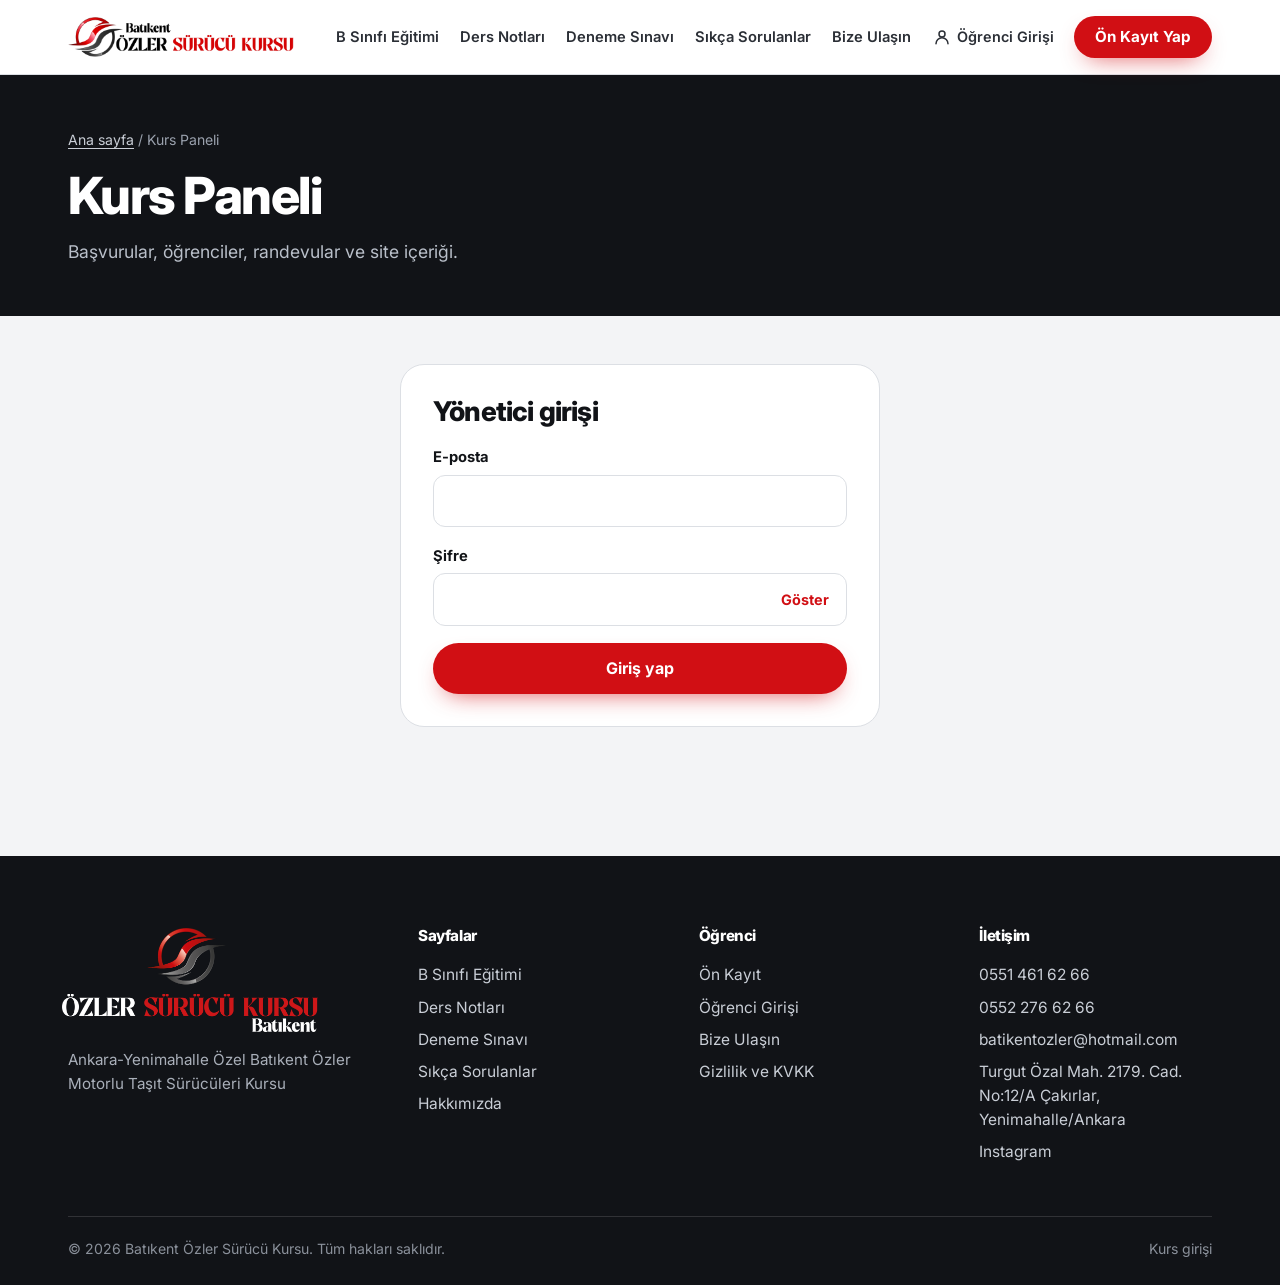
<file: yonetim.html>
<!doctype html>
<html lang="tr"><head><meta charset="utf-8"><meta name="viewport" content="width=device-width,initial-scale=1,viewport-fit=cover">
<title>Kurs Paneli | Batıkent Özler Sürücü Kursu</title><meta name="description" content="Yönetim paneli"><meta name="robots" content="noindex,nofollow">
<meta name="theme-color" content="#D10F14"><link rel="canonical" href="https://batikentozlersurucukursu.com/yonetim.html">
<meta property="og:type" content="website"><meta property="og:locale" content="tr_TR"><meta property="og:site_name" content="Batıkent Özler Sürücü Kursu">
<meta property="og:title" content="Kurs Paneli | Batıkent Özler Sürücü Kursu"><meta property="og:description" content="Yönetim paneli"><meta property="og:url" content="https://batikentozlersurucukursu.com/yonetim.html"><meta property="og:image" content="https://batikentozlersurucukursu.com/img/on-cephe.jpg">
<link rel="manifest" href="manifest.webmanifest"><link rel="icon" type="image/png" href="img/favicon.png"><link rel="apple-touch-icon" href="img/apple-touch-icon.png">
<link rel="preconnect" href="https://fonts.googleapis.com"><link rel="preconnect" href="https://fonts.gstatic.com" crossorigin>
<link href="https://fonts.googleapis.com/css2?family=Inter:wght@400;500;600;700;800&display=swap" rel="stylesheet">
<link rel="stylesheet" href="css/stil.css">
</head><body data-sayfa="yonetim">
<a class="atla" href="#icerik">İçeriğe geç</a>
<header class="ust"><div class="sar">
<a class="logo" href="index.html" aria-label="Batıkent Özler Sürücü Kursu ana sayfa"><img src="img/logo-yatay.png" width="240" height="43" alt="Batıkent Özler Sürücü Kursu"></a>
<nav class="gezinti" id="menu" aria-label="Ana menü"><ul class="menu"><li><a href="b-sinifi.html">B Sınıfı Eğitimi</a></li><li><a href="ders-notlari.html">Ders Notları</a></li><li><a href="deneme-sinavi.html">Deneme Sınavı</a></li><li><a href="sss.html">Sıkça Sorulanlar</a></li><li><a href="iletisim.html">Bize Ulaşın</a></li></ul>
<div class="ust-sag"><a class="ogr-link" href="ogrenci.html"><svg viewBox="0 0 24 24" fill="none" stroke="currentColor" stroke-width="2" stroke-linecap="round" stroke-linejoin="round" width="18" height="18"><circle cx="12" cy="8" r="4"/><path d="M4 21a8 8 0 0 1 16 0"/></svg> Öğrenci Girişi</a><a class="dugme d-kirmizi kucuk" href="basvuru.html">Ön Kayıt Yap</a></div></nav>
<button class="hamb" type="button" aria-label="Menüyü aç" aria-expanded="false" aria-controls="menu"><span></span><span></span><span></span></button>
</div></header>
<main id="icerik">
<section class="sayfa-bas"><div class="sar"><div class="kirinti"><a href="index.html">Ana sayfa</a> / Kurs Paneli</div><h1>Kurs Paneli</h1><p>Başvurular, öğrenciler, randevular ve site içeriği.</p></div></section><section class="panel-alan"><div class="sar"><div id="ynAlan"><p class="yukleniyor">Yükleniyor…</p></div></div></section>
</main>
<footer class="alt"><div class="sar"><div class="alt-izgara">
<div><img src="img/logo-koyu-zemin.png" width="1000" height="407" alt="Batıkent Özler Sürücü Kursu"><p>Ankara-Yenimahalle Özel Batıkent Özler Motorlu Taşıt Sürücüleri Kursu</p></div>
<div><h4>Sayfalar</h4><ul><li><a href="b-sinifi.html">B Sınıfı Eğitimi</a></li><li><a href="ders-notlari.html">Ders Notları</a></li><li><a href="deneme-sinavi.html">Deneme Sınavı</a></li><li><a href="sss.html">Sıkça Sorulanlar</a></li><li><a href="hakkimizda.html">Hakkımızda</a></li></ul></div>
<div><h4>Öğrenci</h4><ul><li><a href="basvuru.html">Ön Kayıt</a></li><li><a href="ogrenci.html">Öğrenci Girişi</a></li><li><a href="iletisim.html">Bize Ulaşın</a></li><li><a href="kvkk.html">Gizlilik ve KVKK</a></li></ul></div>
<div><h4>İletişim</h4><ul><li><a data-k="telefon1" data-h="tel" href="tel:+905514616266">0551 461 62 66</a></li><li><a data-k="telefon2" data-h="tel" href="tel:+905522766266">0552 276 62 66</a></li><li><a data-k="eposta" data-h="mail" href="mailto:batikentozler@hotmail.com">batikentozler@hotmail.com</a></li><li data-k="adres">Turgut Özal Mah. 2179. Cad. No:12/A Çakırlar, Yenimahalle/Ankara</li>
<li><a data-k="instagram" data-h="url" data-t="Instagram" href="https://www.instagram.com/batikentozlersurucukursu/" target="_blank" rel="noopener">Instagram</a></li><li hidden><a data-k="youtube" data-h="url" data-t="YouTube" href="#" target="_blank" rel="noopener" hidden>YouTube</a></li><li hidden><a data-k="facebook" data-h="url" data-t="Facebook" href="#" target="_blank" rel="noopener" hidden>Facebook</a></li></ul></div>
</div><div class="telif"><span>© 2026 Batıkent Özler Sürücü Kursu. Tüm hakları saklıdır.</span><a href="yonetim.html" rel="nofollow">Kurs girişi</a></div></div></footer>
<div class="mobil-cubuk" aria-label="Hızlı işlemler">
<a href="tel:+905514616266" data-k="telefon1" data-h="tel" data-t="Ara"><svg viewBox="0 0 24 24" fill="none" stroke="currentColor" stroke-width="2" stroke-linecap="round" stroke-linejoin="round"><path d="M22 16.9v3a2 2 0 0 1-2.2 2 19.8 19.8 0 0 1-8.6-3.1 19.5 19.5 0 0 1-6-6A19.8 19.8 0 0 1 2.1 4.2 2 2 0 0 1 4.1 2h3a2 2 0 0 1 2 1.7c.1 1 .4 1.9.7 2.8a2 2 0 0 1-.5 2.1L8.1 9.9a16 16 0 0 0 6 6l1.3-1.3a2 2 0 0 1 2.1-.4c.9.3 1.8.6 2.8.7a2 2 0 0 1 1.7 2z"/></svg>Ara</a>
<a class="w" href="https://wa.me/905514616266" data-k="whatsapp" data-h="wa" data-t="WhatsApp" target="_blank" rel="noopener"><svg viewBox="0 0 24 24" fill="none" stroke="currentColor" stroke-width="2" stroke-linecap="round" stroke-linejoin="round"><path d="M21 11.5a8.4 8.4 0 0 1-12.4 7.4L3 20.5l1.7-5.4A8.4 8.4 0 1 1 21 11.5z"/><path d="M9 9.5c.3 2.2 2.3 4.2 4.5 4.6l1.2-1.2-1.7-1-.8.6a3.4 3.4 0 0 1-1.5-1.5l.6-.8-1-1.7z" fill="currentColor" stroke="none"/></svg>WhatsApp</a>
<a class="b" href="basvuru.html"><svg viewBox="0 0 24 24" fill="none" stroke="currentColor" stroke-width="2" stroke-linecap="round" stroke-linejoin="round"><path d="M14 3H7a2 2 0 0 0-2 2v14a2 2 0 0 0 2 2h10a2 2 0 0 0 2-2V8z"/><path d="M14 3v5h5M9 13h6M9 17h6"/></svg>Ön Kayıt</a></div>
<script src="js/vendor/supabase.js"></script>
<script src="js/config.js"></script>
<script src="js/ayar.js"></script>
<script src="js/veri.js"></script>
<script src="js/ortak.js"></script>
<script src="js/sayfalar.js"></script>
<script src="js/yonetim.js"></script>
</body></html>
</file>
<file: css/stil.css>
/* Batıkent Özler Sürücü Kursu — ortak stil */
:root{--ink:#111317;--ink2:#1b1e24;--kirmizi:#d10f14;--kirmizi2:#a90b10;--zemin:#f3f4f6;--beyaz:#fff;--gri:#5c626c;--cizgi:#dcdfe4;--yesil:#14a05a;--sari:#fff6e0;--r:20px}
*{box-sizing:border-box;margin:0;padding:0}
html{scroll-behavior:smooth;-webkit-text-size-adjust:100%}
body{font-family:"Inter","Segoe UI",system-ui,-apple-system,Roboto,Arial,sans-serif;background:var(--zemin);color:var(--ink);line-height:1.55;-webkit-font-smoothing:antialiased}
img{max-width:100%;height:auto;display:block}
a{color:inherit;text-decoration:none}
button,input,select,textarea{font:inherit;color:inherit}
button{cursor:pointer}
h1,h2,h3,h4{letter-spacing:-.03em;line-height:1.1;font-weight:800}
.sar{max-width:1200px;margin:0 auto;padding:0 28px}
.atla{position:absolute;left:-999px;top:0;background:#fff;padding:.6rem 1rem;z-index:200}
.atla:focus{left:8px;top:8px}
:focus-visible{outline:3px solid #d10f1470;outline-offset:2px}
.gizli{position:absolute;width:1px;height:1px;opacity:0;overflow:hidden}
.sakla{position:absolute;left:-9999px;height:0;overflow:hidden}
[hidden]{display:none!important}

/* ---- düğmeler ---- */
.dugme{display:inline-flex;align-items:center;justify-content:center;gap:.6rem;border:2px solid transparent;border-radius:99px;padding:.85rem 1.6rem;font-weight:700;font-size:1rem;line-height:1.2;transition:transform .15s,background .15s,box-shadow .15s;text-align:center}
.dugme svg{width:1.15em;height:1.15em;flex:none}
.dugme:hover{transform:translateY(-1px)}
.dugme:disabled{opacity:.6;cursor:not-allowed;transform:none}
.d-kirmizi{background:var(--kirmizi);color:#fff;box-shadow:0 10px 24px -12px #d10f14cc}
.d-kirmizi:hover{background:var(--kirmizi2)}
.d-cerceve{border-color:var(--ink);color:var(--ink);background:transparent}
.d-cerceve:hover{background:var(--ink);color:#fff}
.d-hayalet{border-color:#ffffff55;color:#fff}
.d-hayalet:hover{background:#fff;color:var(--ink)}
.d-beyaz{background:#fff;color:var(--kirmizi)}
.kucuk{padding:.6rem 1.2rem;font-size:.95rem}
.dugmeler{display:flex;gap:.8rem;flex-wrap:wrap}
.dugme-k{display:inline-flex;align-items:center;gap:.4rem;border:1.5px solid var(--cizgi);background:#fff;border-radius:99px;padding:.4rem .9rem;font-weight:600;font-size:.88rem;line-height:1.2;color:var(--ink)}
.dugme-k:hover{border-color:var(--ink)}
.dugme-k.kirmizi{background:var(--kirmizi);color:#fff;border-color:var(--kirmizi)}
.dugme-k.wa{background:#e4f6ec;border-color:#e4f6ec;color:#0c6b38}

/* ---- üst menü ---- */
.demo-bant{background:#ffe9a8;color:#4a3800;padding:.55rem 1rem;font-size:.88rem;text-align:center;line-height:1.5}
.demo-bant code{background:#fff8;padding:.05rem .35rem;border-radius:5px}
.demo-bant button{margin-left:.5rem;border:1px solid #4a380066;background:transparent;border-radius:99px;padding:.15rem .7rem;font-size:.82rem}
.ust{position:sticky;top:0;z-index:50;background:#fffffff2;backdrop-filter:blur(8px);border-bottom:1px solid var(--cizgi)}
.ust .sar{display:flex;align-items:center;gap:2rem;min-height:72px}
.logo img{height:40px;width:auto}
.gezinti{display:flex;align-items:center;gap:1.4rem;margin-left:auto}
.menu{display:flex;gap:1.3rem;list-style:none;align-items:center}
.menu a{position:relative;display:block;padding:1.6rem 0;font-weight:600;font-size:.92rem;white-space:nowrap;color:#2b2f36}
.menu a:after{content:"";position:absolute;left:0;right:0;bottom:-1px;height:3px;background:var(--kirmizi);transform:scaleX(0);transform-origin:left;transition:transform .2s}
.menu a:hover:after,.menu a[aria-current=page]:after{transform:scaleX(1)}
.menu a[aria-current=page]{color:var(--ink)}
.ust-sag{display:flex;align-items:center;gap:1.2rem}
.ogr-link{font-weight:600;font-size:.9rem;white-space:nowrap;color:#2b2f36;display:inline-flex;align-items:center;gap:.4rem}
.ogr-link:hover{color:var(--kirmizi)}
.hamb{display:none;margin-left:auto;background:none;border:0;width:44px;height:44px;border-radius:12px;flex-direction:column;gap:5px;align-items:center;justify-content:center}
.hamb span{display:block;width:22px;height:2.5px;background:var(--ink);border-radius:2px}

/* ---- ana sayfa girişi ---- */
.giris{background:var(--ink);color:#fff;position:relative;overflow:hidden}
.giris:before{content:"";position:absolute;right:-9%;top:-34%;width:780px;height:780px;border-radius:50%;border:72px solid #d10f1422}
.giris .sar{display:grid;grid-template-columns:1.05fr 1fr;gap:2.5rem;align-items:center;padding-top:4rem;position:relative}
.etiket{display:inline-flex;gap:.6rem;align-items:center;font-weight:600;font-size:.88rem;color:#c9ced6;border:1px solid #ffffff2a;border-radius:99px;padding:.4rem .9rem}
.etiket i{width:8px;height:8px;border-radius:50%;background:#2ee08a}
.giris h1{font-size:clamp(2.6rem,5.6vw,4.3rem);margin-top:1.3rem;letter-spacing:-.04em}
.giris h1 em{font-style:normal;color:var(--kirmizi)}
.giris .ozet{margin-top:1.3rem;font-size:1.15rem;color:#b9bfc9;max-width:31rem;line-height:1.6}
.giris .dugmeler{margin-top:2rem}
.giris .sol{padding-bottom:4.5rem}
.foto-k{position:relative;align-self:end;height:540px}
.foto-k .foto{position:absolute;inset:0;border-radius:36px 36px 0 0;overflow:hidden}
.foto-k .foto img{width:100%;height:100%;object-fit:cover;object-position:50% 62%}
.foto-k .gorsel-n,.gorsel small{font-size:.72rem}
.foto-k .gorsel-n{position:absolute;right:14px;top:14px;color:#fffd;background:#0009;padding:.15rem .6rem;border-radius:99px}
.yuzen{position:absolute;left:-2.2rem;bottom:3.7rem;background:#fff;color:var(--ink);border-radius:20px;padding:1.1rem 1.4rem;box-shadow:0 24px 50px -18px #000a;display:flex;gap:1rem;align-items:center}
.yuzen b{font-size:2.1rem;letter-spacing:-.04em;line-height:1;font-weight:800;color:var(--kirmizi)}
.yuzen span{font-size:.88rem;color:var(--gri);line-height:1.3;font-weight:500}
.serit{background:var(--kirmizi);color:#fff}
.serit .sar{display:grid;grid-template-columns:repeat(4,1fr)}
.serit a{padding:1.4rem 1.2rem;display:flex;gap:.9rem;align-items:center;border-left:1px solid #ffffff30;font-weight:700;line-height:1.25}
.serit a:first-child{border:0;padding-left:0}
.serit a:hover{background:#00000014}
.serit svg{width:30px;height:30px;flex:none;fill:none;stroke:#fff;stroke-width:2;stroke-linecap:round;stroke-linejoin:round}

/* ---- sayfa başlığı ---- */
.sayfa-bas{background:var(--ink);color:#fff;padding:3.4rem 0 3.2rem;position:relative}
.sayfa-bas h1{font-size:clamp(2rem,4.5vw,3.2rem);max-width:46rem}
.sayfa-bas p{color:#b9bfc9;margin-top:.9rem;font-size:1.1rem;max-width:40rem}
.kirinti{font-size:.88rem;color:#9aa1ad;margin-bottom:1rem}
.kirinti a{color:#c9ced6;text-decoration:underline;text-underline-offset:3px}

/* ---- bölümler ---- */
.bolum{padding:6rem 0}
.bolum.az{padding:3rem 0}
.bolum.beyaz{background:#fff;border-block:1px solid var(--cizgi)}
.bolum.koyu{background:var(--ink);color:#fff}
.bas h2{font-size:clamp(1.9rem,3.8vw,3rem);max-width:44rem}
.bas p{margin-top:1rem;color:var(--gri);font-size:1.1rem;max-width:36rem}
.koyu .bas p{color:#aeb4be}
.yan{display:grid;grid-template-columns:1fr 1fr;gap:3.5rem;align-items:center}
.yan.ustte{align-items:start}
.metin{max-width:46rem}
.metin h2{font-size:1.7rem;margin:2rem 0 .7rem}
.metin h2:first-child{margin-top:0}
.metin h3{font-size:1.3rem;margin:1.6rem 0 .5rem}
.metin h4{font-size:1.05rem;margin:1.2rem 0 .4rem}
.metin p{margin:.7rem 0;color:#2b2f36}
.metin ul,.metin ol{margin:.7rem 0 .7rem 1.4rem}
.metin li{margin:.35rem 0}
.not-satir{background:#fff;border-left:4px solid var(--kirmizi);padding:.7rem 1rem;border-radius:0 12px 12px 0}
.not-satir b{margin-right:.4rem}

/* adımlar */
.adimlar{display:grid;grid-template-columns:repeat(3,1fr);margin-top:3rem;border-top:2px solid var(--ink);list-style:none;counter-reset:a}
.adimlar li{padding:1.8rem 2rem 0 0;counter-increment:a}
.adimlar li+li{padding-left:2rem;border-left:1px solid var(--cizgi)}
.adimlar li:before{content:counter(a);display:block;font-size:4rem;font-weight:800;letter-spacing:-.05em;color:var(--kirmizi);line-height:1}
.adimlar h3{font-size:1.5rem;margin-top:.9rem}
.adimlar p{color:var(--gri);margin-top:.5rem;max-width:19rem}
.adimlar.dort{grid-template-columns:repeat(4,1fr)}

/* B sınıfı kartları */
.bs{display:grid;grid-template-columns:1fr 1fr;gap:1.5rem;margin-top:3rem}
.bk{position:relative;border-radius:28px;overflow:hidden;min-height:440px;color:#fff;display:flex;flex-direction:column;justify-content:flex-end;padding:2.2rem;background:#000}
.bk .arka{position:absolute;inset:0;background-size:cover;background-position:center}
.bk:after{content:"";position:absolute;inset:0;background:linear-gradient(180deg,#11131733 0%,#111317ea 22%,#111317f7 100%)}
.bk>*{position:relative;z-index:2}
.bk .pl{position:absolute;top:1.6rem;left:1.9rem;width:64px;height:64px;border-radius:50%;background:var(--kirmizi);display:grid;place-items:center;font-weight:800;font-size:1.7rem;border:4px solid #fff;z-index:2}
.bk h3{font-size:2.3rem}
.bk p{margin-top:.7rem;color:#f1f3f6;max-width:26rem}
.bk ul{list-style:none;margin-top:1.1rem;display:flex;gap:.6rem;flex-wrap:wrap}
.bk li{font-size:.88rem;font-weight:600;background:#ffffff1f;border:1px solid #ffffff33;border-radius:99px;padding:.3rem .9rem}

/* gösterim pencereleri */
.pn{display:grid;grid-template-columns:1fr 1fr;gap:1.8rem;margin-top:3rem}
.pencere{background:#fff;color:var(--ink);border-radius:20px;overflow:hidden;box-shadow:0 40px 80px -40px #000}
.pb{display:flex;gap:7px;padding:.8rem 1rem;background:#eceef1;align-items:center}
.pb i{width:11px;height:11px;border-radius:50%;background:#c5cad2}
.pb span{margin-left:.7rem;font-size:.75rem;color:var(--gri);font-weight:600}
.pi{padding:1.4rem}
.hos{background:linear-gradient(120deg,var(--kirmizi),#8f0a0e);color:#fff;border-radius:14px;padding:1.1rem 1.3rem;display:flex;justify-content:space-between;align-items:center;gap:1rem}
.hos b{font-size:1.25rem;letter-spacing:-.02em;display:block}
.hos small{opacity:.85;font-size:.82rem}
.hos u{text-decoration:none;background:#fff;color:var(--kirmizi);font-weight:700;font-size:.82rem;padding:.5rem .9rem;border-radius:99px;white-space:nowrap}
.sr{display:flex;gap:.8rem;align-items:center;padding:.75rem 0;border-bottom:1px solid var(--cizgi);font-size:.9rem}
.sr:last-child{border:0}
.tr{background:#fdecec;color:var(--kirmizi);border-radius:10px;padding:.35rem 0;width:56px;text-align:center;font-weight:800;line-height:1.05;font-size:1.05rem;flex:none}
.tr small{display:block;font-size:.62rem;font-weight:600}
.sr b{display:block;font-size:.95rem}
.sr span{color:var(--gri);font-size:.82rem}
.bsl{font-weight:700;font-size:.82rem;color:var(--gri);margin-top:1rem;display:flex;justify-content:space-between}
.pcb{height:8px;background:#e6e9ee;border-radius:9px;overflow:hidden;margin:.4rem 0 .6rem}
.pcb i{display:block;height:100%;background:var(--yesil)}
.stat{display:grid;grid-template-columns:repeat(3,1fr);gap:.6rem}
.stat div{border:1px solid var(--cizgi);border-radius:12px;padding:.75rem .9rem}
.stat b{font-size:1.75rem;letter-spacing:-.04em;display:block;line-height:1}
.stat span{font-size:.75rem;color:var(--gri)}
.rz{background:var(--kirmizi);color:#fff;font-size:.62rem;font-weight:800;padding:.1rem .45rem;border-radius:99px;margin-left:.4rem}
.wa-c{margin-left:auto;background:#e4f6ec;color:#0c6b38;font-weight:700;font-size:.75rem;border-radius:99px;padding:.35rem .8rem}

/* evrak listesi, notlar */
.evrak{list-style:none;display:grid;gap:.75rem}
.evrak li{display:flex;gap:.9rem;align-items:flex-start;background:#fff;border:1px solid var(--cizgi);border-radius:14px;padding:.9rem 1.1rem}
.evrak .tik{flex:none;width:26px;height:26px;border-radius:50%;background:#fdecec;color:var(--kirmizi);display:grid;place-items:center}
.evrak .tik svg{width:15px;height:15px}
.evrak small{display:block;color:var(--gri);font-size:.88rem;font-weight:400}
.evrak b{font-weight:600}
.not{background:var(--sari);border:1px solid #f1d58a;border-radius:16px;padding:1.1rem 1.4rem;color:#5b4204}
.not p+p{margin-top:.5rem}
.gorsel{position:relative}
.gorsel img{border-radius:24px;box-shadow:0 30px 60px -36px #11131799}
.gorsel small{display:block;margin-top:.5rem;color:var(--gri)}

/* galeri */
.galeri{display:grid;grid-template-columns:repeat(auto-fill,minmax(250px,1fr));gap:1rem;margin-top:2.2rem}
.galeri figure{margin:0}
.galeri img{width:100%;aspect-ratio:4/3;object-fit:cover;border-radius:18px}
.galeri figcaption{font-size:.88rem;color:var(--gri);margin-top:.4rem}

/* ders notları */
.ders-liste{display:grid;gap:1rem;max-width:50rem}
.ders-kart{display:flex;align-items:center;gap:1.3rem;background:#fff;border:1px solid var(--cizgi);border-radius:20px;padding:1.4rem 1.6rem;transition:border-color .15s,transform .15s}
.ders-kart:hover{border-color:var(--ink);transform:translateY(-2px)}
.ders-kart .no{flex:none;width:48px;height:48px;border-radius:50%;background:var(--kirmizi);color:#fff;display:grid;place-items:center;font-weight:800;font-size:1.2rem}
.ders-kart h3{font-size:1.3rem}
.ders-kart p{color:var(--gri);margin-top:.25rem}
.ders-kart .ok{margin-left:auto;font-size:2rem;color:var(--gri)}
.ik-duzen{display:grid;grid-template-columns:260px 1fr;gap:3rem;align-items:start}
.hizli{position:sticky;top:90px;background:#fff;border:1px solid var(--cizgi);border-radius:18px;padding:1rem 1.1rem;max-height:78vh;overflow:auto;display:grid;gap:.1rem}
.hizli b{margin-bottom:.4rem}
.hizli a{font-size:.9rem;color:var(--gri);padding:.3rem .4rem;border-radius:8px}
.hizli a:hover{background:var(--zemin);color:var(--ink)}
.uyari{background:var(--sari);border:1px solid #f1d58a;border-radius:14px;padding:.9rem 1.2rem;margin-bottom:1.6rem;color:#5b4204;font-size:.95rem}
.acil{display:flex;gap:.6rem;flex-wrap:wrap;margin-bottom:1rem}
.acil span{background:var(--kirmizi);color:#fff;font-weight:800;border-radius:99px;padding:.4rem 1rem}

/* videolar */
.vsuz{display:flex;gap:.5rem;flex-wrap:wrap;margin:1.6rem 0 0}
.vsuz button{border:1.5px solid var(--cizgi);background:#fff;border-radius:99px;padding:.4rem 1rem;font-weight:600;font-size:.9rem}
.vsuz button.ac{background:var(--ink);color:#fff;border-color:var(--ink)}
.vgrid{display:grid;grid-template-columns:repeat(auto-fill,minmax(240px,1fr));gap:1.1rem;margin-top:1.6rem}
.vk{display:block;text-align:left;background:#fff;border:1px solid var(--cizgi);border-radius:18px;overflow:hidden;padding:0;transition:transform .15s,border-color .15s}
.vk:hover{transform:translateY(-2px);border-color:var(--ink)}
.vk .vt{display:grid;place-items:center;aspect-ratio:16/9;background:linear-gradient(135deg,var(--ink),#33373f) center/cover}
.vk .vt i{font-style:normal;width:46px;height:46px;border-radius:50%;background:var(--kirmizi);color:#fff;display:grid;place-items:center;padding-left:3px}
.vk b{display:block;padding:.8rem 1rem 0;font-size:.98rem;line-height:1.3}
.vk small{display:block;padding:.15rem 1rem 1rem;color:var(--gri)}
.vmod{position:fixed;inset:0;background:#000c;display:grid;place-items:center;z-index:300;padding:1rem}
.vmod-ic{position:relative;width:min(920px,100%)}
.vmod-alan{aspect-ratio:16/9;background:#000;border-radius:14px;overflow:hidden}
.vmod-alan iframe,.vmod-alan video{width:100%;height:100%;border:0}
.vmod-kapat{position:absolute;right:0;top:-46px;width:38px;height:38px;border-radius:50%;border:0;background:#fff;font-size:1.5rem;line-height:1}
.bos{color:var(--gri);padding:1rem 0}

/* deneme sınavı */
.sx{display:grid;grid-template-columns:.8fr 1.2fr;gap:3.5rem;align-items:start}
.sn-kutu{background:#fff;border:1px solid var(--cizgi);border-radius:28px;padding:2.2rem;box-shadow:0 30px 60px -44px #11131799}
.sn-ust{display:flex;justify-content:space-between;color:var(--gri);font-size:.92rem;font-weight:600}
.sn-cubuk{height:6px;background:#e6e9ee;border-radius:9px;margin-top:.7rem;overflow:hidden}
.sn-cubuk i{display:block;height:100%;background:var(--kirmizi);transition:width .3s}
.sn-soru{font-size:1.55rem;margin:1.6rem 0 1.2rem;line-height:1.25;letter-spacing:-.02em}
.sn-sec{display:grid;gap:.7rem}
.sn-sec button{text-align:left;border:1.5px solid var(--cizgi);background:#fff;border-radius:14px;padding:1rem 1.2rem;font-weight:600}
.sn-sec button:hover{border-color:var(--ink)}
.sn-sec button.dogru{background:#e6f7ee;border-color:var(--yesil);color:#0c6b38}
.sn-sec button.yanlis{background:#fdecec;border-color:var(--kirmizi);color:#8f0a0e}
.sn-geri{margin-top:1.1rem;font-weight:600;min-height:1.5rem}
.sn-geri.iyi{color:#0c6b38}.sn-geri.kotu{color:#8f0a0e}
.sn-geri+button,.sn-kutu>.dugme{margin-top:1rem}
.sn-sonuc{text-align:center;padding:1rem 0 1.5rem}
.sn-puan{font-size:4.5rem;font-weight:800;letter-spacing:-.05em;color:var(--kirmizi);line-height:1}
.sn-bas{font-size:1.2rem;margin:1.2rem 0 .7rem}
.sn-yanlis{list-style:none;display:grid;gap:.8rem;margin-bottom:1.5rem}
.sn-yanlis li{background:var(--zemin);border-radius:14px;padding:.9rem 1.1rem}
.sn-yanlis span{display:block;color:#0c6b38;font-weight:600;margin-top:.2rem}
.sn-yanlis small{display:block;color:var(--gri);margin-top:.2rem}
.rehber{list-style:none;margin-top:2rem;border-top:2px solid var(--ink)}
.rehber li a{display:flex;justify-content:space-between;padding:1.1rem 0;border-bottom:1px solid var(--cizgi);font-weight:700;font-size:1.1rem}
.rehber li a:hover{color:var(--kirmizi)}
.rehber span{color:var(--gri);font-weight:500;font-size:.95rem}

/* SSS */
.sss{max-width:50rem;display:grid;gap:.8rem}
.sss details{background:#fff;border:1px solid var(--cizgi);border-radius:16px;padding:0 1.3rem}
.sss summary{cursor:pointer;padding:1.1rem 0;font-weight:700;font-size:1.08rem;list-style:none;display:flex;justify-content:space-between;gap:1rem;align-items:center}
.sss summary::-webkit-details-marker{display:none}
.sss summary:after{content:"+";font-size:1.6rem;color:var(--kirmizi);line-height:1}
.sss details[open] summary:after{content:"−"}
.sss details p,.sss details ul{padding-bottom:1.1rem;color:#2b2f36}
.sss details ul{margin-left:1.3rem}

/* formlar */
.form{display:grid;gap:1.1rem;background:#fff;border:1px solid var(--cizgi);border-radius:24px;padding:2rem}
.form label{display:block;font-weight:700;font-size:.92rem;margin-bottom:.35rem}
.form small{font-weight:400;color:var(--gri)}
.form input[type=text],.form input[type=email],.form input[type=tel],.form input[type=password],.form input[type=date],.form input[type=number],.form input[type=url],.form input[type=search],.form select,.form textarea,.rnd-form input,.rnd-form select,.yn-arac input,.yn-arac select,.yn-alt input,.yn-alt select{width:100%;border:1.5px solid var(--cizgi);border-radius:12px;padding:.8rem .95rem;background:#fff;font-size:1rem}
.rnd .rnd-b+select{width:auto}
.form input:focus,.form select:focus,.form textarea:focus,.rnd-form input:focus,.rnd-form select:focus,.yn-arac input:focus,.yn-arac select:focus{outline:3px solid #d10f1433;border-color:var(--kirmizi)}
.form textarea{min-height:96px;resize:vertical}
.satir{display:grid;grid-template-columns:1fr 1fr;gap:1rem}
.secenek{display:flex!important;gap:.7rem;align-items:flex-start;font-weight:400!important;font-size:.92rem!important;color:#2b2f36}
.secenek input{margin-top:.25rem;accent-color:var(--kirmizi);flex:none}
.secenek a{text-decoration:underline}
.vites-sec{display:flex;gap:1.5rem}
.vites-sec label{display:flex;gap:.5rem;align-items:center;font-weight:600;margin:0}
.vites-sec input{accent-color:var(--kirmizi)}
.dosya{display:flex;gap:1rem;align-items:center;justify-content:space-between;border:2px dashed #c4c9d1;border-radius:14px;padding:.8rem 1rem;flex-wrap:wrap}
.dosya.dolu{border-style:solid;border-color:var(--yesil);background:#f0faf4}
.dosya .ad{font-weight:600;font-size:.95rem}
.dosya .ad small{display:block;font-weight:400;color:var(--gri)}
.dosya .sec{border:1.5px solid var(--ink);border-radius:99px;padding:.35rem 1rem;font-weight:600;font-size:.88rem;cursor:pointer}
.dosya input[type=file]{position:absolute;width:1px;height:1px;opacity:0}
.dosya .durum{width:100%;font-size:.85rem;color:#0c6b38;font-weight:600}
.ilerleme{display:none;height:8px;background:#e6e9ee;border-radius:9px;overflow:hidden}
.ilerleme i{display:block;height:100%;background:var(--kirmizi);width:0;transition:width .2s}
.mesaj{border-radius:14px;padding:.8rem 1.1rem;font-weight:600;font-size:.95rem}
.mesaj.iyi{background:#e6f7ee;color:#0c6b38}
.mesaj.kotu{background:#fdecec;color:#8f0a0e}
.mesaj.bilgi{background:#eaf1fb;color:#1c4a8a}
.kucuk-not{font-size:.85rem;color:var(--gri)}
.alt-et{font-size:.85rem;color:var(--gri);font-weight:600}
.iki-sutun{display:grid;grid-template-columns:1.15fr .85fr;gap:3rem;align-items:start}
.paylas{display:flex;gap:.6rem;align-items:center;flex-wrap:wrap;font-size:.92rem;color:var(--gri)}
.paylas a,.paylas button{display:inline-flex;gap:.4rem;align-items:center;border:1.5px solid var(--cizgi);background:#fff;border-radius:99px;padding:.35rem .9rem;font-weight:600;color:var(--ink);font-size:.88rem}
.paylas svg{width:16px;height:16px}

/* iletişim */
.iletisim{display:grid;grid-template-columns:1fr 1.1fr;gap:3rem;align-items:start}
.bilgi-liste{list-style:none;display:grid;gap:0;background:#fff;border:1px solid var(--cizgi);border-radius:20px;padding:.4rem 1.4rem}
.bilgi-liste li{display:grid;grid-template-columns:7rem 1fr;gap:1rem;padding:1rem 0;border-bottom:1px solid var(--cizgi)}
.bilgi-liste li:last-child{border:0}
.bilgi-liste b{color:var(--gri);font-weight:600}
.bilgi-liste a{color:var(--kirmizi);font-weight:600}
.harita-kutu{height:clamp(320px,50vw,460px);border-radius:24px;overflow:hidden;border:1px solid var(--cizgi);background:#e6e9ee}
.harita{width:100%;height:100%;border:0}

/* bant ve alt bilgi */
.bant{background:var(--kirmizi);color:#fff;padding:3.2rem 0}
.bant .sar{display:flex;justify-content:space-between;align-items:center;gap:2rem;flex-wrap:wrap}
.bant h2{font-size:clamp(1.6rem,3vw,2.3rem)}
.bant p{margin-top:.4rem;opacity:.92}
.alt{background:var(--ink);color:#fff;padding:4.5rem 0 1.6rem}
.alt-izgara{display:grid;grid-template-columns:1.3fr 1fr 1fr 1fr;gap:3rem}
.alt img{height:104px;width:auto;margin-left:-6px}
.alt p{color:#a9afb9;margin-top:1rem;max-width:21rem;font-size:.95rem}
.alt h4{font-size:.95rem;margin-bottom:.9rem}
.alt ul{list-style:none}
.alt li,.alt li a{color:#c9ced6;padding:.25rem 0;font-size:.97rem}
.alt li a:hover{color:#fff}
.telif{margin-top:3rem;padding-top:1.3rem;border-top:1px solid #ffffff22;color:#8a909a;font-size:.88rem;display:flex;justify-content:space-between;gap:1rem;flex-wrap:wrap}
.mobil-cubuk{display:none}
#toast{position:fixed;left:50%;bottom:24px;transform:translate(-50%,90px);background:var(--ink);color:#fff;padding:.8rem 1.4rem;border-radius:99px;font-weight:600;transition:transform .3s;z-index:400;max-width:90vw;text-align:center}
#toast.goster{transform:translate(-50%,0)}

/* ---- paneller (öğrenci + yönetim) ---- */
.panel-alan{padding:3rem 0 5rem;min-height:60vh}
.yukleniyor{color:var(--gri);padding:2rem 0}
.giris-kutu{max-width:30rem;margin:0 auto;background:#fff;border:1px solid var(--cizgi);border-radius:24px;padding:2rem;display:grid;gap:1.2rem}
.giris-kutu .form{border:0;padding:0;border-radius:0;background:transparent}
.giris-kutu h2{font-size:1.7rem}
.sekmeler{display:flex;gap:.4rem;background:var(--zemin);border-radius:99px;padding:.3rem}
.sekmeler button{flex:1;border:0;background:transparent;border-radius:99px;padding:.6rem;font-weight:700}
.sekmeler button.ac{background:var(--ink);color:#fff}
.ogr-ust,.yn-ust{display:flex;justify-content:space-between;gap:1rem;align-items:center;flex-wrap:wrap;margin-bottom:1.4rem}
.ogr-ust h2,.yn-ust h2{font-size:2rem}
.ogr-ust p,.yn-ust p{color:var(--gri)}
.uyari-kutu{background:var(--sari);border:1px solid #f1d58a;border-radius:16px;padding:1rem 1.3rem;color:#5b4204;margin-bottom:1.4rem}
.ogr-izgara{display:grid;grid-template-columns:1fr 1fr;gap:1.4rem;align-items:start}
.kart{background:#fff;border:1px solid var(--cizgi);border-radius:22px;padding:1.5rem}
.kart.genis{grid-column:1/-1}
.kart-bas{display:flex;justify-content:space-between;align-items:center;gap:.6rem;flex-wrap:wrap;margin-bottom:.9rem}
.kart-bas h3{font-size:1.25rem}
.rozet-s{display:inline-block;background:var(--kirmizi);color:#fff;font-size:.72rem;font-weight:800;border-radius:99px;padding:.15rem .6rem;margin-left:.5rem}
.kart-bas .rozet-s{margin:0}
.cubuk{height:8px;background:#e6e9ee;border-radius:9px;overflow:hidden;margin-bottom:.8rem}
.cubuk i{display:block;height:100%;background:var(--yesil);transition:width .3s}
.evrak-satir,.ode-liste{list-style:none}
.evrak-satir li,.ode-liste li{display:flex;gap:.8rem;align-items:center;padding:.75rem 0;border-bottom:1px solid var(--cizgi)}
.evrak-satir li:last-child,.ode-liste li:last-child{border:0}
.evrak-satir li>div:nth-child(2){flex:1;min-width:0}
.evrak-satir small,.ode-ad small{display:block;color:var(--gri);font-size:.82rem;overflow:hidden;text-overflow:ellipsis}
.ik-d{flex:none;width:24px;height:24px;border-radius:50%;border:2px solid #c4c9d1;display:grid;place-items:center;font-size:.8rem;font-weight:800;color:#fff}
li.tm .ik-d{background:var(--yesil);border-color:var(--yesil)}
.satir-dg{display:flex;gap:.4rem;flex-wrap:wrap;justify-content:flex-end}
.ode-liste li{justify-content:space-between}
.ode-ad{flex:1;display:flex;flex-direction:column;font-weight:600;gap:.1rem}
.ode-ad input{margin-right:.4rem;accent-color:var(--yesil)}
.yesil{color:#0c6b38}.kirmizi{color:var(--kirmizi)}
.dugme-k.kirmizi{color:#fff}
.rnd{display:flex;gap:.9rem;align-items:center;padding:.75rem 0;border-bottom:1px solid var(--cizgi);flex-wrap:wrap}
.tarih-k{background:#fdecec;color:var(--kirmizi);border-radius:12px;text-align:center;padding:.4rem .5rem;min-width:62px;font-weight:800;line-height:1.1;flex:none}
.tarih-k small{display:block;font-size:.65rem;font-weight:600}
.rnd-b{flex:1;min-width:9rem}
.rnd-b b{display:block}
.rnd-b span{color:var(--gri);font-size:.88rem}
.chip{border-radius:99px;font-size:.75rem;font-weight:700;padding:.2rem .7rem}
.chip.bek{background:#fff3d6;color:#6b4d05}.chip.iyi{background:#e6f7ee;color:#0c6b38}.chip.kotu{background:#fdecec;color:#8f0a0e}
.rnd-form{display:grid;gap:.7rem;margin-top:1.1rem}
.rnd-form b,.rnd-form h3{font-size:1.05rem}
.yn-ust{margin-bottom:1.4rem}
.yn-say{display:grid;grid-template-columns:repeat(4,1fr);gap:1rem;margin-bottom:1.6rem}
.sy{background:#fff;border:1px solid var(--cizgi);border-radius:18px;padding:1rem 1.2rem}
.sy b{display:block;font-size:2rem;letter-spacing:-.04em;line-height:1}
.sy span{color:var(--gri);font-size:.86rem}
.yn-sek{display:flex;gap:.2rem;border-bottom:2px solid var(--cizgi);margin-bottom:1.4rem;overflow-x:auto}
.yn-sek button{border:0;background:none;padding:.9rem 1.1rem;font-weight:700;color:var(--gri);white-space:nowrap;border-bottom:3px solid transparent;margin-bottom:-2px}
.yn-sek button.ac{color:var(--ink);border-color:var(--kirmizi)}
.yn-sek b{background:var(--kirmizi);color:#fff;font-size:.7rem;border-radius:99px;padding:.05rem .45rem;margin-left:.4rem}
.yn-arac{display:flex;gap:.8rem;flex-wrap:wrap;align-items:center;margin-bottom:1.2rem}
.yn-arac input,.yn-arac select{width:auto;min-width:13rem}
.yn-ipucu{color:var(--gri);font-size:.9rem}
.yn-kart{background:#fff;border:1px solid var(--cizgi);border-radius:20px;padding:1.2rem 1.4rem;margin-bottom:.9rem}
.yn-kart.yeni{border-color:var(--kirmizi);box-shadow:0 0 0 3px #d10f1418}
.yn-baslik{display:flex;justify-content:space-between;gap:1rem;flex-wrap:wrap;align-items:flex-start}
.yn-baslik small{display:block;color:var(--gri)}
.yn-dg{display:flex;gap:.4rem;flex-wrap:wrap}
.yn-s{color:#2b2f36;margin-top:.5rem;font-size:.95rem}
.yn-evrak{display:flex;gap:.4rem;flex-wrap:wrap;margin-top:.8rem;align-items:center}
.yn-alt{display:grid;grid-template-columns:11rem 1fr auto;gap:.6rem;margin-top:.9rem}
.yn-tablo{background:#fff;border:1px solid var(--cizgi);border-radius:20px;padding:.3rem 1.3rem}
.yn-tablo .rnd:last-child{border:0}
.yn-satir{display:grid;grid-template-columns:2fr 1fr 1.3fr auto;gap:1rem;align-items:center;padding:.9rem 0;border-bottom:1px solid var(--cizgi)}
.yn-satir:last-child{border:0}
.yn-satir small{display:block;color:var(--gri)}
.yn-satir.yeni b{color:var(--kirmizi)}
.yn-ikili{display:grid;grid-template-columns:1fr 1fr;gap:1.4rem;align-items:start}
.yn-galeri{display:grid;grid-template-columns:repeat(auto-fill,minmax(180px,1fr));gap:1rem}
.yn-galeri figure{background:#fff;border:1px solid var(--cizgi);border-radius:16px;padding:.6rem;display:grid;gap:.4rem}
.yn-galeri img{width:100%;aspect-ratio:4/3;object-fit:cover;border-radius:10px;background:var(--zemin)}
.yn-galeri figcaption{font-size:.8rem;color:var(--gri);min-height:1.2em}

/* ---- duyarlı ---- */
@media(max-width:1000px){
 .giris .sar,.yan,.sx,.iletisim,.iki-sutun,.pn,.yn-ikili,.ogr-izgara{grid-template-columns:1fr}
 .foto-k{height:380px}.yuzen{left:1rem;bottom:1.2rem}
 .giris .sol{padding-bottom:1rem}
 .serit .sar{grid-template-columns:1fr 1fr}.serit a{border:0;padding:1rem .5rem}
 .alt-izgara{grid-template-columns:1fr 1fr}
 .ik-duzen{grid-template-columns:1fr}.hizli{position:static;max-height:none}
 .yn-say{grid-template-columns:1fr 1fr}
 .bs{grid-template-columns:1fr}
}
@media(max-width:900px){
 .hamb{display:flex}
 .gezinti{position:absolute;left:0;right:0;top:100%;background:#fff;border-bottom:1px solid var(--cizgi);flex-direction:column;align-items:stretch;gap:0;padding:.5rem 28px 1.2rem;display:none;box-shadow:0 20px 30px -20px #0006}
 .gezinti.acik{display:flex}
 .menu{flex-direction:column;align-items:stretch;gap:0}
 .menu a{padding:.9rem 0;border-bottom:1px solid var(--cizgi)}.menu a:after{display:none}
 .ust-sag{flex-direction:column;align-items:stretch;gap:.8rem;margin-top:1rem}
 .ust-sag .dugme{width:100%}
 .ogr-link{justify-content:center;padding:.5rem}
}
@media(max-width:720px){
 body{padding-bottom:68px}
 .sar{padding:0 18px}
 .bolum{padding:3.6rem 0}
 .adimlar,.adimlar.dort{grid-template-columns:1fr}.adimlar li,.adimlar li+li{padding:1.2rem 0;border-left:0;border-bottom:1px solid var(--cizgi)}
 .satir{grid-template-columns:1fr}
 .alt-izgara{grid-template-columns:1fr}
 .bilgi-liste li{grid-template-columns:1fr;gap:.2rem}
 .form{padding:1.3rem}
 .yn-alt,.yn-satir{grid-template-columns:1fr}
 .mobil-cubuk{display:grid;grid-template-columns:repeat(3,1fr);position:fixed;left:0;right:0;bottom:0;z-index:60;background:#fff;border-top:1px solid var(--cizgi);padding-bottom:env(safe-area-inset-bottom,0)}
 .mobil-cubuk a{display:flex;flex-direction:column;align-items:center;gap:.15rem;padding:.55rem;font-size:.78rem;font-weight:700}
 .mobil-cubuk svg{width:22px;height:22px}
 .mobil-cubuk .b{background:var(--kirmizi);color:#fff}
 .mobil-cubuk .w{color:#0c6b38}
 .serit .sar{grid-template-columns:1fr}
 .foto-k{height:300px}
 .giris h1{font-size:2.5rem}
 .bk{min-height:380px}
 .sn-kutu{padding:1.3rem}
}
@media(prefers-reduced-motion:reduce){*{transition:none!important;scroll-behavior:auto!important}}
.ust-sag .dugme{white-space:nowrap}
@media (min-width:901px) and (max-width:1120px){.menu{gap:.9rem}.menu a{font-size:.86rem}.logo img{height:34px}.ogr-link{display:none}}

/* Şifre göster / gizle */
.sifre-sar{position:relative;display:block}
.sifre-sar input{padding-right:5.2rem!important}
.sifre-goz{position:absolute;right:.5rem;top:50%;transform:translateY(-50%);border:0;background:transparent;color:var(--kirmizi);font-weight:700;font-size:.9rem;cursor:pointer;padding:.45rem .6rem;border-radius:8px}
.sifre-goz:hover{background:#d10f1414}
.sifre-goz:focus-visible{outline:3px solid #d10f1433}
</file>
